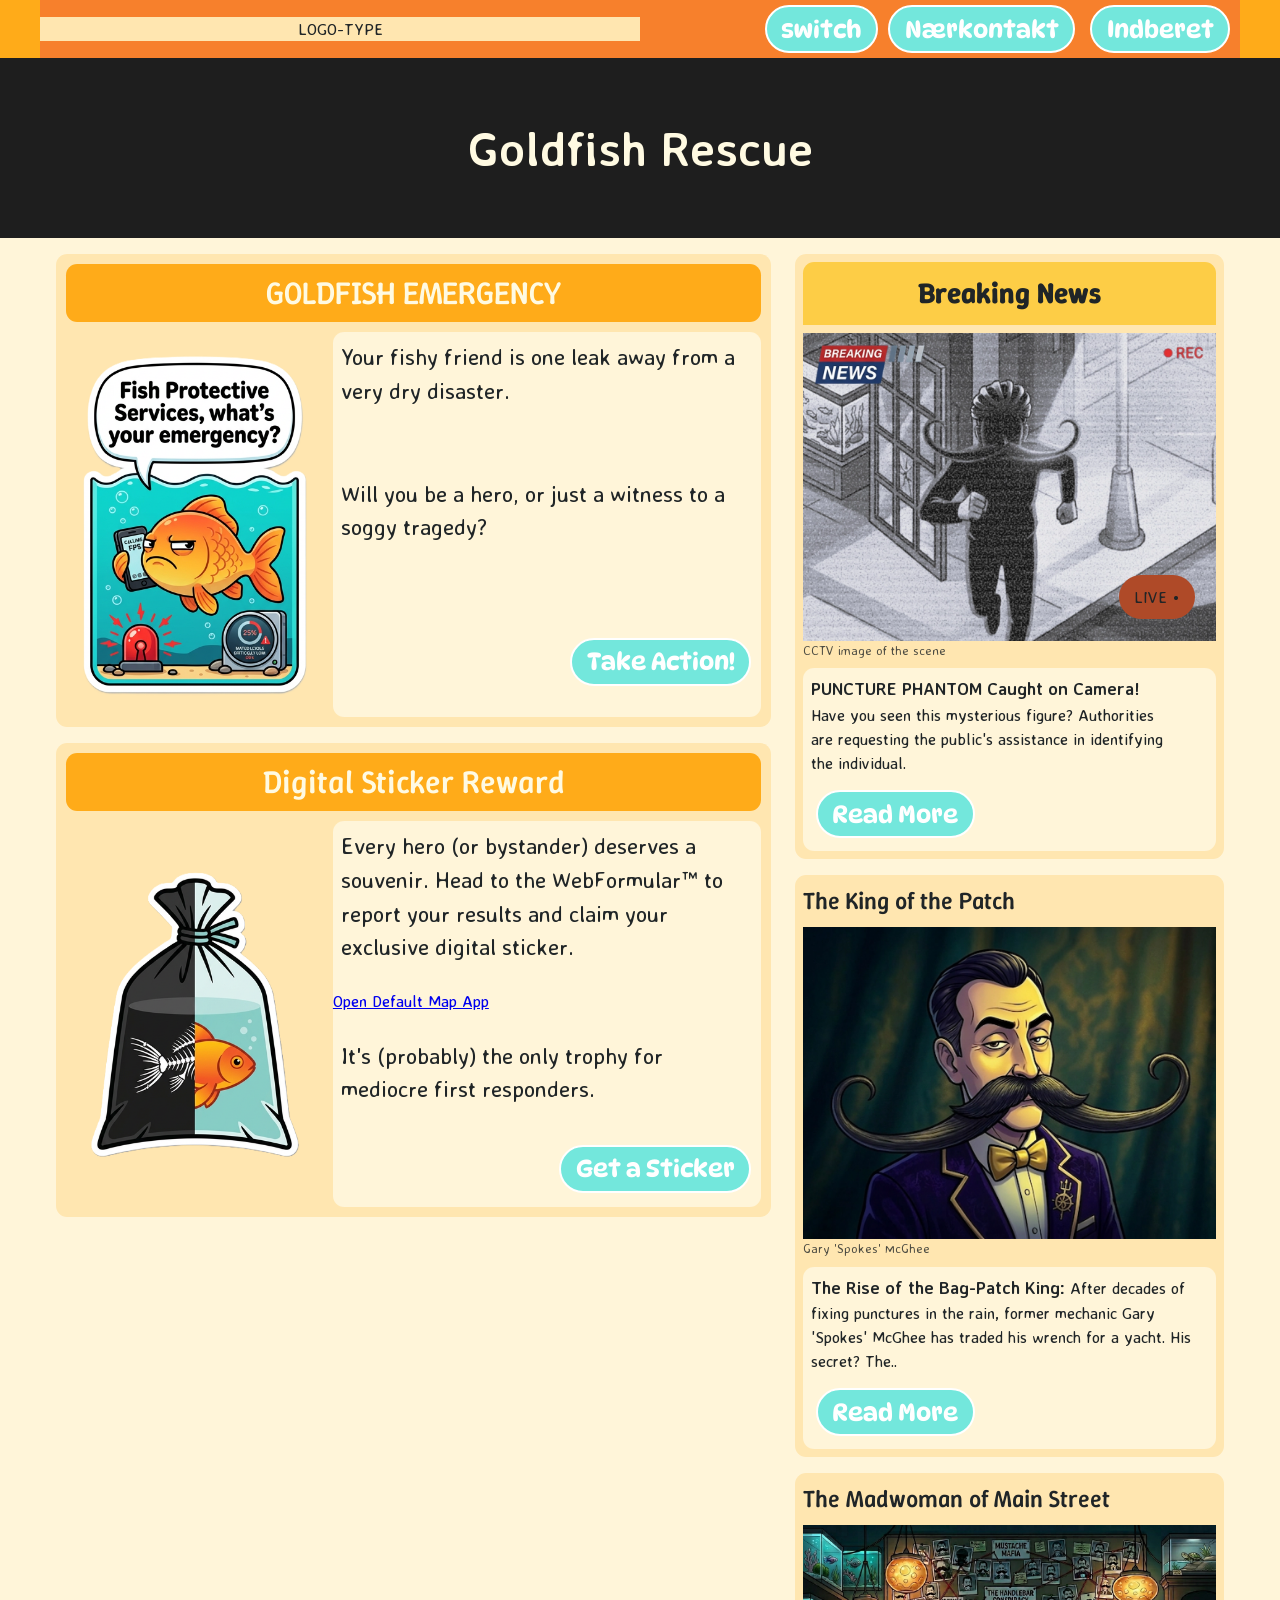
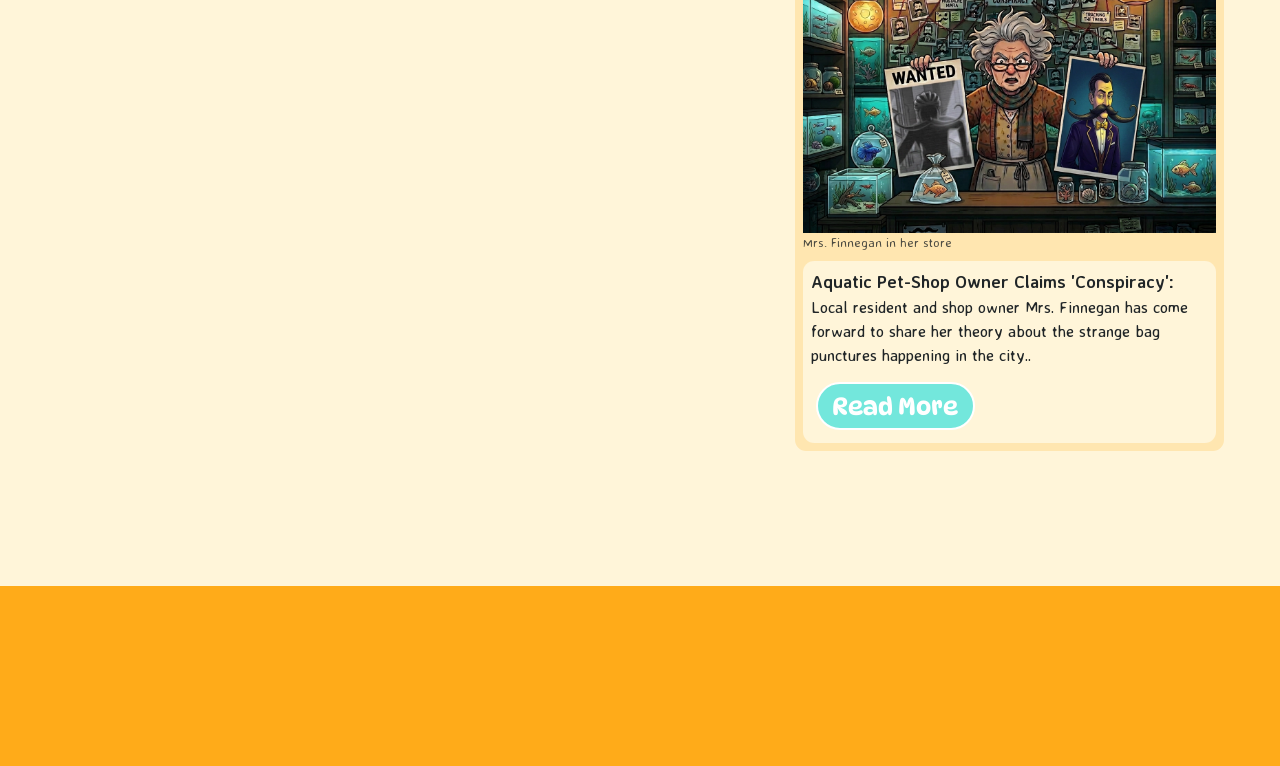
<file: index.html>
<!doctype html>
<html lang="da">

<head>
  <meta charset="UTF-8" />
  <meta name="viewport" content="width=device-width, initial-scale=1.0" />
  <link rel="stylesheet" href="css/custom.css" />
  <link rel="stylesheet" href="css/fonts.css" />
  <link rel="stylesheet" href="css/general.css" />
  <link rel="stylesheet" href="css/layout.css" />
  <link rel="stylesheet" href="css/burger.css" />
  <link rel="stylesheet" href="css/cards.css" />
  <link rel="icon" type="image/png" href="img/fav.png" />
<title>Emergency Site</title>
</head>

<body id="frontpage">
  <header>
    <nav>
      <div id="logotype-wrapper" class="logo">
        <a href="index.html"> LOGO-TYPE </a>
      </div>
      <ul class="menu">
        <li>
          <button class="theme-btn cta-btn">switch</button>
        </li>
        <li><a class="menuItem cta-btn" href="instruction.html">Nærkontakt</a></li>
        <li><a class="menuItem cta-btn" href="register.html">Indberet</a></li>
      </ul>
      <button class="burger">
        <span class="line"></span>
        <span class="line"></span>
        <span class="line"></span>
      </button>
    </nav>
  </header>



  <main>
      <section class="fullwidth"><h1>Goldfish Rescue</h1></section>
    <section id="teaser-section">
      <div class="grid">
        <article class="grid_3-5">
          <h3 class="head-panel">GOLDFISH EMERGENCY</h3>
          <img src="imgs/infog.png" alt="goldfish calling fps" />
          <div class="split sektion-panel">
            <p>Your fishy friend is one leak away from a very dry disaster.
            </p>
            <p>Will you be a hero, or just a witness to a soggy tragedy?</p>
            <a href="instruction.html" class="cta-btn">Take Action!</a>
         </div>
        </article>

        <article class="grid_3-5">
          
           <h3 class="head-panel">Digital Sticker Reward</h3>
          <img src="imgs/sticker.png" alt="goldfish sticker" />
          <div class="split sektion-panel">
            <p>Every hero (or bystander) deserves a souvenir. Head to the WebFormular™ to report your results and claim
              your exclusive digital sticker.</p>
                <a href="geo:55.682452,-12.572342" target="_blank"> Open Default Map App </a>
               <p>It's (probably) the only trophy for mediocre first responders.</p>
  <a href="instruction.html" class="cta-btn">Get a Sticker</a>
        
          </div>
        </article>
      </div>
      <div class="grid">

        <article class="grid-teaser">
          <h3 class="breaking">Breaking News</h3>
          <span class="timestamp"><p>LIVE •</p></span>
          <figure><img src="imgs/article1-bw2.webp" alt="cctv image of the scene" />
            <figcaption>CCTV image of the scene</figcaption>
          </figure>
         <div class="sektion-panel padding">
          <p><span>PUNCTURE PHANTOM Caught on Camera!</span> Have you seen this mysterious figure? Authorities are
            requesting the public's assistance in identifying the individual.</p>
          <button class="cta-btn" popovertarget="artikel1">Read More</button></div>
        </article>

        <article class="grid-teaser">
          <h3 class="sektion-panel">The King of the Patch</h3>
          <figure><img src="imgs/portrait.webp" alt="portrait of Gary 'spokes' McGhee" />
            <figcaption>Gary 'Spokes' McGhee</figcaption>
          </figure>
          <div class="sektion-panel padding"><p><span>The Rise of the Bag-Patch King:</span> After decades of fixing punctures in the rain, former
            mechanic Gary 'Spokes' McGhee has traded his wrench for a yacht. His secret? The..</p>
          <button class="cta-btn" popovertarget="artikel2">Read More</button></div>
        </article>

        <article class="grid-teaser">
          <h3 class="sektion-panel">The Madwoman of Main Street</h3>
          <figure><img src="imgs/article3.webp" alt="Image of Mrs. Finnegan" />
            <figcaption>Mrs. Finnegan in her store</figcaption>
          </figure>
          <div class="sektion-panel padding">
          <p><span>Aquatic Pet-Shop Owner Claims 'Conspiracy':</span> Local resident and shop owner Mrs. Finnegan
            has come forward to share her theory about the strange bag punctures happening in the city.. </p>
          <button class="cta-btn" popovertarget="artikel3">Read More</button></div>
        </article>

        <div id="artikel1" class="openarticle" popover>
          <h3>Police Release Chilling CCTV of 'Bag-Slasher'</h3>
          <figure><img src="imgs/article1-bw.webp" alt="" />
            <figcaption>CCTV from the scene</figcaption>
          </figure>
          <br>
          <p><strong>METROPOLIS SOUTH</strong> — The local precinct has officially labeled it the "Mystery of the
            Century," despite the fact that the perpetrator is sporting facial hair recognizable from a low-orbit
            satellite. Authorities are currently appealing to the public for help in identifying a serial vandal who has
            plunged the local aquatic community into a state of "liquid terror."</p>
          <br>
          <p>For the past three weeks, pet shops across the tri-state area have reported a series of bizarre break-ins.
            The "Puncture Phantom," as the media has dubbed him, doesn't steal cash. He doesn't touch the rare corals.
            Instead, he systematically punctures the plastic transport bags used by customers to carry their new pets
            home.
            "It's a surgical strike," said Officer Higgins, shaking his head at a crime scene. "He enters, he pokes, he
            leaves. No fingerprints. Just... holes."</p>
          <br>
          <figure><img src="imgs/zoomed-bw.webp" alt="cctv zoomed in on face" />
            <figcaption>CCTV close-up from the scene</figcaption>
          </figure>
          <p>CCTV footage from 'Bubbles & Beyond' shows a figure clad in aerodynamic Lycra, wielding a sharpened bicycle
            spoke with the precision of a fencer. While the figure's eyes are hidden behind reflective wraparound
            sunglasses, his lower face is dominated by a handlebar mustache so large it appears to have its own gravity.
          </p>
          <br>
          <h3>LIVE UPDATES</h3>
          <br>
          <figure><img src="imgs/pressconference.webp" alt="police officer at press conference" />
            <figcaption>Officer Higgins talking at pressconference</figcaption>
          </figure>
          <label for="timestamp">
            <p class="timestamp">JUST NOW</p>
            <p>LIVE</p>
          </label>
          <p>"We are looking for a male, approximately 6-foot tall, possibly a cyclist," Officer Higgins stated during a
            press conference, standing directly in front of a 10-foot projection of the suspect's very distinct
            mustache. "Beyond that, we have absolutely no leads. It is as if he vanishes into thin air—or perhaps thin
            water."</p>
          <p>Residents are advised to double-bag their goldfish and report any sightings of men carrying spoke-wrenches
            or smelling strongly of strawberry-flavored bubblegum and industrial lubricants.</p>
          <br>
          <button class="cta-btn" popovertarget="artikel1">Close</button>
          <br>
        </div>

        <div id="artikel2" class="openarticle" popover>

          <h3><strong>Patchwork Billionaire:</strong> How One Man Fixed a Leaky Market</h3>
          <figure><img src="imgs/portrait.webp" alt="portrait of Gary 'spokes' McGhee" />
            <figcaption>Gary 'Spokes' McGhee</figcaption>
          </figure>
          <br>
          <p><strong>UPPER DOCKS</strong> — Gary McGhee, once a humble mechanic known for patching inner tubes in a
            cramped garage, is now the face of a multi-million dollar empire. His product, the "Aqua-Guard 3000 Repair
            Patch," has become a household staple overnight. At $49.99 for a single 1-inch square of adhesive, it is the
            most expensive tape on the planet.
            "I'm not a businessman," McGhee said, reclining on his custom-built yacht. "I'm a healer. I saw the
            suffering of these poor, leaky bags and I knew I had to act. I have a lot of empathy. I once lost a... uh...
            bicycle tire. The pain was the same."</p>
          <br>
          <p>Critics have pointed out that the "Aqua-Guard 3000" appears to be identical to the $0.50 puncture kits used
            for bicycles, simply rebranded with a picture of a smiling goldfish. McGhee dismisses these claims as "petty
            jealousy from people who don't understand the complex molecular bonding required for aquatic-grade plastic."
            However, McGhee isn't stopping at adhesives. This week, he announced the launch of 'Fin-Sure,' the world's
            first insurance firm dedicated exclusively to "spontaneous bag failure."</p>
          <br>
          <figure><img src="imgs/artikel2v3.webp"
              alt="Gary 'spokes' McGhee sitting on throne made of AQUA-GUARD 3000" />
            <figcaption>Gary 'Spokes' McGhee sitting upon Throne of Aqua-Guard 3000 boxes.</figcaption>
          </figure>
          <br>
          <p>"Statistics show that bag punctures are up 1,400% this month alone," McGhee noted while using a gold-plated
            comb on his legendary mustache. "It's a tragedy. A lucrative, heart-wrenching tragedy. People need the peace
            of mind that only a monthly premium can provide."</p>
          <p>When asked if he had seen the recent police sketches of the Puncture Phantom, McGhee chuckled. "I'm far too
            busy counting my money to look at sketches of common criminals. Besides, I'm a cyclist. I know how hard it
            is to get around town. That man is probably just a misunderstood enthusiast."</p>
          <br>
          <button class="cta-btn" popovertarget="artikel2">Close</button>
          <br>
        </div>

        <div id="artikel3" class="openarticle" popover>
          <h3>Conspiracy or Delusions?</h3>
          <figure><img src="imgs/article3.webp" alt="Image of Mrs. Finnegan" />
            <figcaption>Mrs. Finnegan in her store</figcaption>
          </figure>
          <br>
          <p><strong>LOCAL DISTRICT</strong> — To the residents of this town, Mrs. Beatrice Finnegan is a "local
            character"—the kind of person you politely ignore while buying fish flakes. But to Mrs. Finnegan, she is the
            only person standing between the truth and a massive, mustache-shaped lie.</p>
          <p>"It's him! It's Gary!" she screamed to our reporters, brandishing a "Aqua-Guard 3000" kit. With a trembling
            hand, she peeled back the premium label to reveal a "Quick-Fix Bike Patch" sticker underneath. "He's
            creating the demand so he can sell the supply! It's Puncture-Capitalism!"</p>
          <figure><img src="imgs/aquaguard-label.webp" alt="Image of aqua-guard label" />
            <figcaption>Picture of cheap bike-tire puncture kit, hidden underneath aqua-guard label</figcaption>
          </figure>
          <br>
          <p>Mrs. Finnegan has compiled a dossier of what she calls "irrefutable evidence." This includes screenshots
            from 2019 where Gary McGhee—then a struggling mechanic—posted: "If I ever see another goldfish, it'll be too
            soon. One day, you'll all pay to keep them dry."</p>
          <figure><img src="imgs/evidence22.webp" alt="Picture of old social media post" />
            <figcaption>Picture of old social media post, alledegly of Gary 'Spokes' McGhee</figcaption>
          </figure>
          <br>
          <p>Her most damning evidence, however, is the mustache. "Look at the curl! Look at the wax-to-hair ratio!" she
            cried, pointing at the police sketch. "There is only one man in this hemisphere with a mustache that can
            catch that much wind! It's Gary 'Spokes' McGhee!"</p>
          <p>Despite the evidence, the community remains skeptical. Local resident Tom P. had this to say: "Poor Bea.
            She's been under a lot of stress with all the leaking bags. I think she's just looking for a scapegoat. Gary
            is a hero. He sold me a patch for fifty bucks that saved my guppy, Goldie. Why would a hero poke holes in
            things? It doesn't make sense."</p>
          <br>
          <p>Psychologists suggest Mrs. Finnegan may be suffering from "Aquatic Stress Disorder." Meanwhile, Gary McGhee
            has offered to buy her shop and turn it into a 'Fin-Sure' claims center. Mrs. Finnegan's response involved a
            net and several buckets of aged aquarium water.</p>
          <br>
          <button class="cta-btn" popovertarget="artikel2">Close</button>
          <br>
        </div>

      </div>
      </div>
    </section>
  </main>
  <div class="testanimation">

  </div>
  <footer>
    <nav>
      <ul>
        <li><a href="#">link</a></li>
        <li><a href="#">link</a></li>
        <li><a href="#">link</a></li>
        <li><a href="#">link</a></li>
      </ul>
      <ul>
        <li><a href="#">link</a></li>
        <li><a href="#">link</a></li>
        <li><a href="#">link</a></li>
        <li><a href="#">link</a></li>
      </ul>
      <ul>
        <li><a href="#">link</a></li>
        <li><a href="#">link</a></li>
        <li><a href="#">link</a></li>
        <li><a href="#">link</a></li>
      </ul>
    </nav>
  </footer>
  <script src="js/main.js"></script>
  <script src="js/burger.js"></script>
</body>

</html>
</file>
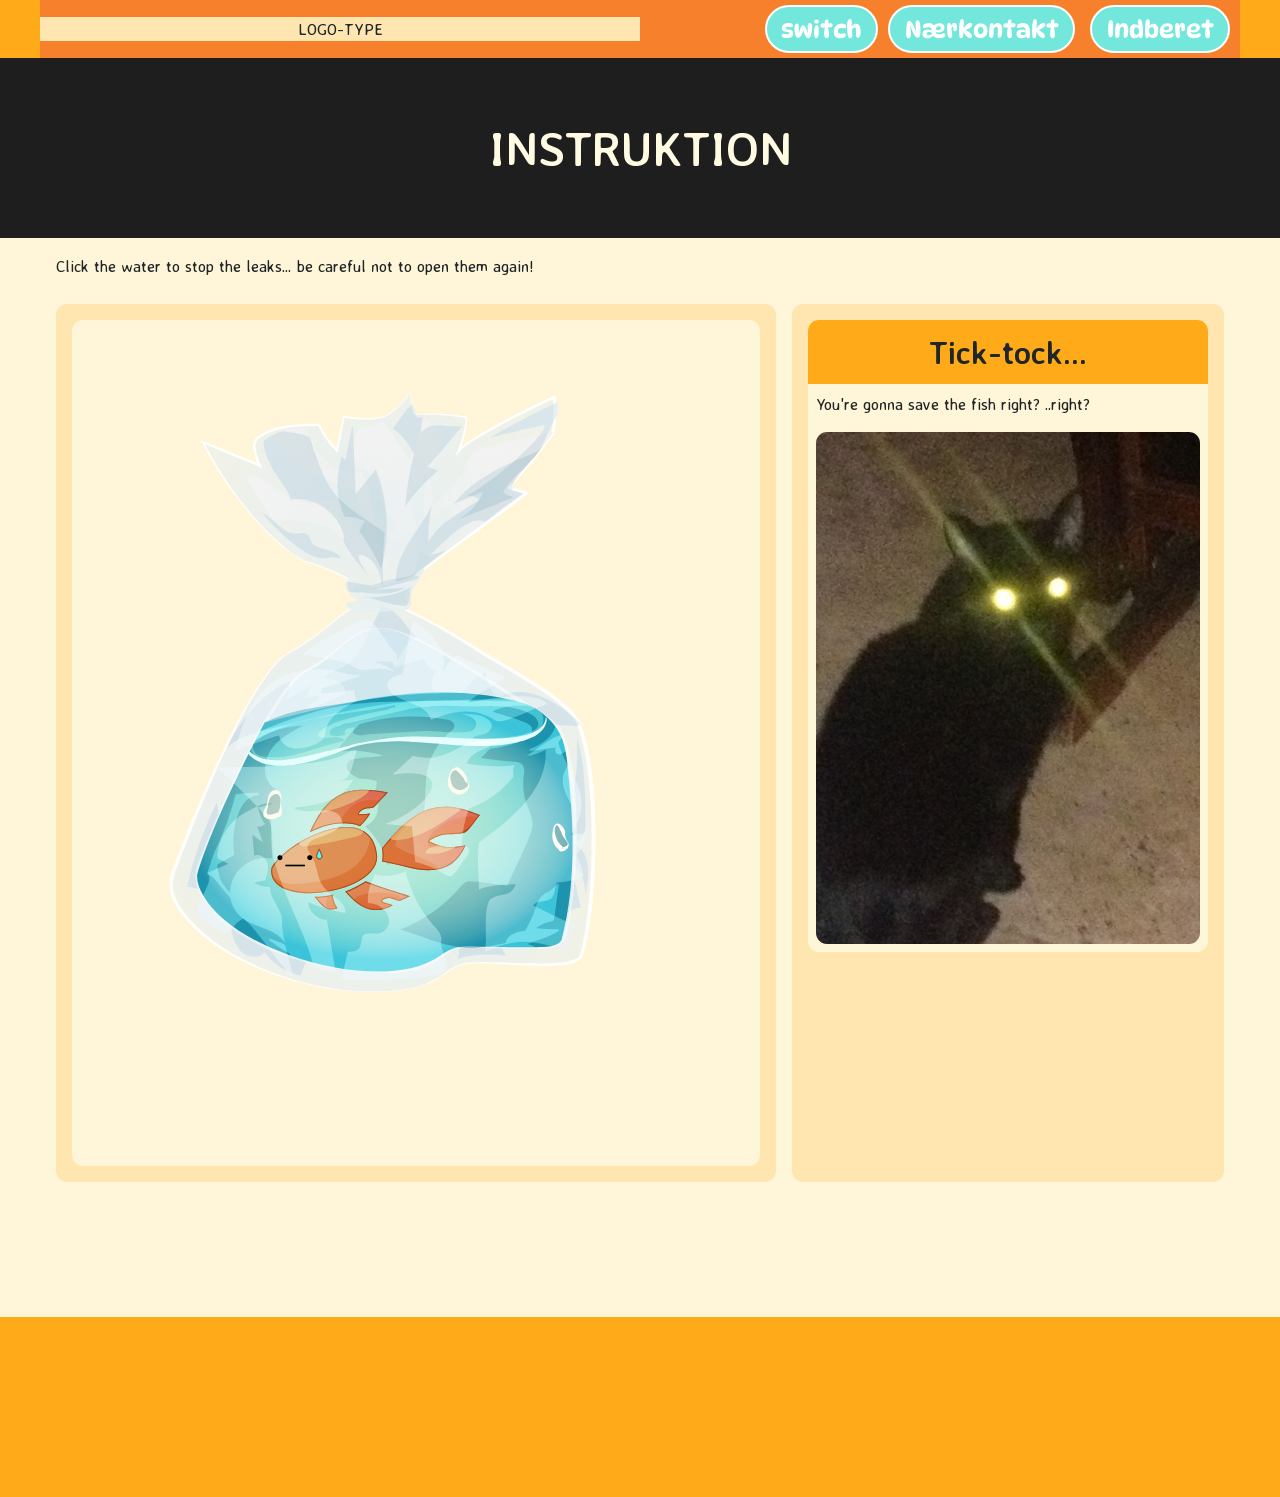
<file: instruction.html>
<!doctype html>
<html lang="da">
  <head>
    <meta charset="UTF-8" />
    <meta name="viewport" content="width=device-width, initial-scale=1.0" />
    <link rel="stylesheet" href="css/custom.css" />
    <link rel="stylesheet" href="css/fonts.css" />
    <link rel="stylesheet" href="css/general.css" />
    <link rel="stylesheet" href="css/layout.css" />
    <link rel="stylesheet" href="css/burger.css" />
    <link rel="stylesheet" href="css/cards.css" />
    <link rel="stylesheet" href="css/infographic.css" />
    <link rel="icon" type="image/png" href="img/fav.png" />
    <title>Emergency Site</title>
  </head>

  <body id="instruction">
    <header>
      <nav>
        <div id="logotype-wrapper" class="logo">
          <a href="index.html"> LOGO-TYPE </a>
        </div>
        <ul class="menu">
          <li>
            <button class="theme-btn cta-btn">switch</button>
          </li>
          <li><a class="menuItem cta-btn" href="instruction.html">Nærkontakt </a></li>
          <li><a class="menuItem cta-btn" href="register.html">Indberet</a></li>
        </ul>
        <button class="burger">
          <span class="line"></span>
          <span class="line"></span>
          <span class="line"></span>
        </button>
      </nav>
    </header>

    <main>
      <section class="fullwidth"><h1>INSTRUKTION</h1></section>
      <p>Click the water to stop the leaks... be careful not to open them again!</p>
      <div class="section-wrapper">
        <section class="info-graphic">
          <?xml version="1.0" encoding="UTF-8"?>
          <svg xmlns="http://www.w3.org/2000/svg" xmlns:xlink="http://www.w3.org/1999/xlink" viewBox="0 0 1010.42 1299.73">
            <defs>
              <style>
                .cls-1 {
                  fill: url(#New_swatch_11-3);
                }

                .cls-2 {
                  stroke-width: 0.81px;
                }

                .cls-2,
                .cls-3,
                .cls-4,
                .cls-5,
                .cls-6,
                .cls-7,
                .cls-8,
                .cls-9,
                .cls-10 {
                  stroke-miterlimit: 10;
                }

                .cls-2,
                .cls-4,
                .cls-9,
                .cls-10 {
                  fill: #68e1ea;
                  stroke: #adfbff;
                }

                .cls-11 {
                  fill: #121f1f;
                  opacity: 0.25;
                }

                .cls-3 {
                  fill: #54fbfc;
                  stroke: #9c4b1f;
                }

                .cls-12 {
                  fill: #377070;
                  opacity: 0.38;
                }

                .cls-13 {
                  fill: #d6fff3;
                }

                .cls-13,
                .cls-14 {
                  mix-blend-mode: soft-light;
                }

                .cls-15 {
                  fill: #2f7780;
                }

                .cls-16,
                .cls-17 {
                  fill: #fff;
                }

                .cls-18 {
                  fill: #f4e4de;
                }

                .cls-19 {
                  fill: #ebde94;
                }

                .cls-19,
                .cls-20,
                .cls-21 {
                  opacity: 0.5;
                }

                .cls-22 {
                  fill: #9c4b1f;
                }

                .cls-23,
                .cls-5,
                .cls-6,
                .cls-24,
                .cls-25 {
                  mix-blend-mode: multiply;
                }

                .cls-23,
                .cls-26,
                .cls-27 {
                  fill: #e6eff2;
                }

                .cls-28,
                .cls-8 {
                  fill: none;
                }

                .cls-29 {
                  fill: #e7e5db;
                }

                .cls-30 {
                  fill: url(#radial-gradient);
                }

                .cls-31 {
                  fill: url(#radial-gradient-3);
                }

                .cls-32 {
                  fill: url(#New_swatch_16);
                }

                .cls-4 {
                  stroke-width: 0.8px;
                }

                .cls-33 {
                  fill: #e6fffe;
                }

                .cls-34 {
                  isolation: isolate;
                }

                .cls-5,
                .cls-6,
                .cls-8 {
                  stroke: #d7fbf2;
                }

                .cls-5,
                .cls-6,
                .cls-35 {
                  fill: #74cfe3;
                }

                .cls-5,
                .cls-7,
                .cls-8 {
                  stroke-dasharray: 0 0 0 0 0 0;
                }

                .cls-36 {
                  fill: #ebe8df;
                }

                .cls-37 {
                  fill: #d44b06;
                  opacity: 0.34;
                }

                .cls-38 {
                  fill: #d18f3f;
                }

                .cls-39 {
                  fill: #b7bcbb;
                }

                .cls-40 {
                  fill: url(#radial-gradient-2);
                }

                .cls-41 {
                  fill: url(#New_swatch_11-2);
                }

                .cls-21 {
                  fill: #e6b476;
                }

                .cls-42 {
                  fill: url(#radial-gradient-4);
                }

                .cls-43 {
                  fill: #163333;
                  opacity: 0.37;
                }

                .cls-44 {
                  fill: #d4629a;
                }

                .cls-7 {
                  fill: #fffcf0;
                  stroke: #d9fffc;
                }

                .cls-45 {
                  fill: #e6b375;
                }

                .cls-25 {
                  fill: #81bfcc;
                }

                .cls-46 {
                  fill: #d45db2;
                }

                .cls-47 {
                  fill: #eeb8d1;
                }

                .cls-9 {
                  stroke-width: 0.81px;
                }

                .cls-27 {
                  opacity: 0.8;
                }

                .cls-17 {
                  opacity: 0.91;
                }

                .cls-48 {
                  fill: #966731;
                }

                .cls-49 {
                  fill: #d2edf7;
                }

                .cls-50 {
                  clip-path: url(#clippath);
                }

                .cls-51 {
                  fill: url(#New_swatch_11);
                }

                .cls-10 {
                  stroke-width: 0.8px;
                }

                .cls-14 {
                  fill: #e6eff2;
                }
              </style>
              <radialGradient id="radial-gradient" cx="443.43" cy="749.26" fx="443.43" fy="749.26" r="423.71" gradientUnits="userSpaceOnUse">
                <stop offset="0" stop-color="#e6eff2" />
                <stop offset=".26" stop-color="#e6eff2" stop-opacity=".99" />
                <stop offset=".44" stop-color="#e6eff2" stop-opacity=".95" />
                <stop offset=".6" stop-color="#e6eff2" stop-opacity=".88" />
                <stop offset=".75" stop-color="#e6eff2" stop-opacity=".79" />
                <stop offset=".89" stop-color="#e6eff2" stop-opacity=".68" />
                <stop offset="1" stop-color="#e6eff2" stop-opacity=".56" />
              </radialGradient>
              <radialGradient id="radial-gradient-2" cx="447.98" cy="847.22" fx="447.98" fy="847.22" r="356.12" gradientTransform="translate(0 242.74) scale(1 .67)" gradientUnits="userSpaceOnUse">
                <stop offset="0" stop-color="#79f2f2" />
                <stop offset="1" stop-color="#3bc4d9" />
              </radialGradient>
              <radialGradient id="radial-gradient-3" cx="447.98" cy="847.22" fx="447.98" fy="847.22" r="356.12" gradientTransform="translate(0 242.74) scale(1 .67)" gradientUnits="userSpaceOnUse">
                <stop offset="0" stop-color="#f7f0c8" stop-opacity=".55" />
                <stop offset=".28" stop-color="#f7f0c8" stop-opacity=".54" />
                <stop offset=".45" stop-color="#f7f0c8" stop-opacity=".51" />
                <stop offset=".59" stop-color="#f7f0c8" stop-opacity=".45" />
                <stop offset=".71" stop-color="#f7f0c8" stop-opacity=".37" />
                <stop offset=".82" stop-color="#f7f0c8" stop-opacity=".26" />
                <stop offset=".92" stop-color="#f7f0c8" stop-opacity=".14" />
                <stop offset="1" stop-color="#f7f0c8" stop-opacity="0" />
              </radialGradient>
              <radialGradient id="New_swatch_16" data-name="New swatch 16" cx="445.43" cy="251.65" fx="445.43" fy="251.65" r="345.39" gradientTransform="translate(0 29.16) scale(1 .75)" gradientUnits="userSpaceOnUse">
                <stop offset="0" stop-color="#e6eff2" />
                <stop offset="1" stop-color="#e6eff2" stop-opacity=".56" />
              </radialGradient>
              <linearGradient id="New_swatch_11" data-name="New swatch 11" x1="182.17" y1="121.36" x2="571.95" y2="306.9" gradientUnits="userSpaceOnUse">
                <stop offset="0" stop-color="#f2f2f2" />
                <stop offset="1" stop-color="#f2f2f2" stop-opacity=".14" />
              </linearGradient>
              <linearGradient id="New_swatch_11-2" data-name="New swatch 11" x1="646.76" y1="265.67" x2="596.32" y2="234.01" xlink:href="#New_swatch_11" />
              <linearGradient id="New_swatch_11-3" data-name="New swatch 11" x1="570.33" y1="68.98" x2="547.63" y2="332.37" xlink:href="#New_swatch_11" />
              <radialGradient id="radial-gradient-4" cx="306.65" cy="971.2" fx="306.65" fy="971.2" r="312.72" gradientTransform="translate(0 480.14) scale(1 .39)" gradientUnits="userSpaceOnUse">
                <stop offset="0" stop-color="#de9254" />
                <stop offset=".35" stop-color="#de8e54" />
                <stop offset=".64" stop-color="#de8454" />
                <stop offset=".91" stop-color="#de7254" />
                <stop offset="1" stop-color="#de6b54" />
              </radialGradient>
              <clipPath id="clippath">
                <path
                  id="baseclip-2"
                  data-name="baseclip"
                  class="cls-42"
                  d="M375.17,922.7s13.36-3.28,37.74-18.52c16.01,7.19,81.47,27.29,81.47,27.29l-18.2,8.47c-3.32.85-16.19-5.85-22-5.18-26.72,6.06,2.46,9.98,8.65,13.38-42.04,23.55-69.54-5.18-87.66-25.43ZM433.91,858.11c-7.99-104.17-161.9-34.23-193.99,20.94-11.64,77.84,196.25,50.4,193.99-20.94ZM360.36,951.93c-7.37-8.65-8.04-23.1-8.04-23.1,0,0-19.59,4.38-33.62,3.68,9.41,10.52,18.18,25.14,34.12,23.34,1.8-.66,9.05-.47,7.54-3.92ZM402.39,802.96c9.59-7.66,18.78-23.09,18.78-23.09,0,0-17.96,1.94-20.79,1.23-1.57-1.26,4.38-6.53,5.38-7.38,11.47-7.01,18.34-1.31,24.13-7.56,0,0,23.73-25.14,23.73-25.14-67.69-12.7-108.55-5.11-143.43,73.18,33.52-16.25,67.45-21.59,92.2-11.24ZM596.58,837.63c-25.23,5.31-36.36,7.31-66.5-6.62-3.4-2.52,21.17-11.94,25.25-12.26,50.4-4,34.08,4.63,67.35-36.15-86.77-38.43-129.97-.2-179.88,60.85,1.52,7.97,1.63,16.29.26,24.3,46.77,6.81,120.68,45.78,153.51-30.12Z"
                />
              </clipPath>
            </defs>
            <g class="cls-34">
              <g id="plasticbag">
                <g id="bag">
                  <path id="base" class="cls-30" d="M444.11,1106.01c-110.44,8.96-303.61-45.06-375.87-156.08-15.15-24.64-15.91-45.56-6.34-68.22,50.47-133.53,129.39-320.88,192.15-383.65,8.31-8.13,18.24-13.57,27.91-19.13,132.75-76.36,93.58-154.45,348.46,8.05,47.14,28.11,142.49,78.97,169.75,119.76,43.01,88.24,37.13,340.26,8.12,435.27-20.67,31.16-180.77,2.44-220.87,15.12-10.97,3.48-20.61,10.05-30.81,17.01-31.91,24.58-75.17,32.5-112.52,31.88Z" />
                  <path
                    id="outline"
                    class="cls-17"
                    d="M444.12,1106.36c-16.26,1.29-32.67,1.2-48.97.22-16.31-1.01-32.56-2.84-48.7-5.39-32.28-5.12-64.11-13.09-95.12-23.51-3.86-1.35-7.75-2.62-11.59-4.04l-11.5-4.3-11.39-4.6c-3.8-1.53-7.52-3.25-11.28-4.87-14.96-6.67-29.61-14.07-43.81-22.3-3.52-2.12-7.07-4.17-10.55-6.34l-10.35-6.68-10.11-7.06c-1.71-1.15-3.3-2.46-4.95-3.68l-4.91-3.74c-12.95-10.15-25.11-21.37-36.08-33.73-1.37-1.55-2.76-3.07-4.11-4.64l-3.86-4.85-3.86-4.86-3.57-5.1-3.57-5.11c-1.09-1.79-2.17-3.62-3.2-5.45l-1.46-2.79-.73-1.4-.66-1.44-1.32-2.88c-.41-.98-.78-1.97-1.17-2.95-.82-1.95-1.39-4.01-2.07-6.02-.29-1.02-.54-2.06-.81-3.1l-.39-1.55-.3-1.58c-.89-4.18-1.21-8.49-1.23-12.77l.07-3.22.28-3.2c.07-1.07.25-2.12.41-3.18.18-1.05.28-2.12.54-3.16.81-4.19,2.08-8.25,3.48-12.24,1.57-3.9,2.99-7.67,4.44-11.47l4.37-11.42,8.87-22.85c5.96-15.21,12.1-30.35,18.3-45.47,12.4-30.23,25.44-60.21,38.94-89.96,13.59-29.72,27.7-59.22,42.96-88.13,7.62-14.46,15.53-28.77,23.82-42.87,8.28-14.1,16.98-27.97,26.44-41.33l3.56-5,3.69-4.91c2.41-3.31,5.04-6.46,7.59-9.66,1.25-1.62,2.66-3.12,3.99-4.68l2.02-2.32,1.01-1.16,1.06-1.12,4.25-4.46c1.41-1.49,2.99-2.89,4.56-4.22,6.34-5.35,13.45-9.57,20.54-13.62,7.08-4.06,14.08-8.2,20.91-12.64,13.68-8.83,26.79-18.52,39.46-28.77,6.35-5.12,12.6-10.35,18.92-15.53,6.32-5.18,12.7-10.32,19.41-15.07,6.73-4.7,13.79-9.09,21.48-12.26,3.83-1.59,7.79-2.93,11.84-3.88,4.06-.95,8.19-1.56,12.34-1.86,4.15-.29,8.31-.21,12.46.05,2.06.21,4.14.34,6.18.65,1.02.14,2.05.27,3.08.43l3.05.54c8.14,1.47,16.09,3.74,23.88,6.36,15.59,5.27,30.56,12.06,45.27,19.27,14.67,7.29,29.07,15.07,43.29,23.16,14.22,8.09,28.28,16.43,42.22,24.96,6.97,4.25,13.93,8.57,20.85,12.89,3.45,2.15,6.89,4.35,10.36,6.47l10.53,6.13c28.25,16.3,56.74,32.41,84.26,50.21,13.76,8.89,27.31,18.18,40.28,28.36,6.48,5.1,12.8,10.42,18.81,16.17,5.99,5.76,11.7,11.93,16.54,18.99l.15.22.09.19,2.88,6.44c.46,1.08,1,2.13,1.4,3.23l1.24,3.28c.81,2.19,1.69,4.37,2.43,6.58l2.13,6.66,1.06,3.33.92,3.36,1.84,6.72c1.15,4.5,2.16,9.02,3.22,13.53,3.9,18.11,6.67,36.4,8.77,54.74,2.07,18.34,3.44,36.73,4.37,55.14.91,18.41,1.38,36.83,1.41,55.25-.03,36.84-1.6,73.67-4.93,110.37-1.68,18.35-3.91,36.66-6.84,54.88-2.96,18.22-6.63,36.36-12.05,54.16l-.13.44-.24.34c-1.36,1.98-3.05,3.58-4.84,4.93-1.79,1.35-3.71,2.35-5.62,3.28-3.87,1.76-7.83,2.93-11.8,3.85-7.95,1.82-15.94,2.63-23.91,3.16-15.93.99-31.8.69-47.62.15-15.82-.56-31.61-1.48-47.38-2.32-15.77-.83-31.54-1.67-47.29-1.76-7.87-.01-15.75.14-23.53,1.01-3.88.46-7.75,1.07-11.42,2.22-3.7,1.17-7.3,2.7-10.78,4.48-6.96,3.56-13.53,7.99-20.03,12.41-6.33,4.77-13.17,8.88-20.23,12.47l-5.36,2.59-5.48,2.32-1.37.58-1.39.51-2.79,1.03-2.79,1.03-2.83.91c-1.89.58-3.76,1.25-5.67,1.76l-5.73,1.58c-3.85.91-7.7,1.87-11.6,2.56-15.54,3.04-31.43,4.15-47.21,3.94ZM444.1,1105.66c15.8.15,31.59-1.02,47.07-4.11,3.88-.7,7.7-1.67,11.53-2.59l5.69-1.59c1.9-.51,3.75-1.2,5.63-1.79l2.8-.93,2.76-1.05,2.76-1.05,1.38-.52,1.35-.59,5.41-2.36,5.29-2.62c6.97-3.64,13.68-7.76,19.93-12.57,6.52-4.52,13.01-9.06,20.07-12.81,3.52-1.87,7.19-3.5,11-4.77,3.85-1.27,7.82-1.95,11.77-2.48,7.92-1.01,15.86-1.27,23.78-1.41,15.85-.21,31.66.34,47.46.86,15.79.55,31.58,1.16,47.34,1.42,15.76.24,31.53.23,47.13-1.03,7.78-.65,15.54-1.64,22.98-3.43,3.7-.92,7.33-2.06,10.64-3.62,1.62-.82,3.21-1.68,4.56-2.74,1.35-1.05,2.53-2.22,3.39-3.52l-.37.78c1.17-4.39,2.5-8.71,3.48-13.16l1.57-6.64,1.39-6.69c.97-4.45,1.72-8.96,2.56-13.44.82-4.49,1.48-9.01,2.23-13.51,2.77-18.06,4.75-36.26,6.37-54.49,3.16-36.47,4.58-73.11,4.47-109.72-.16-36.61-1.67-73.24-5.7-109.57-2.04-18.15-4.66-36.24-8.42-54.05-1.03-4.43-1.99-8.87-3.09-13.28l-1.77-6.57-.88-3.29-1.02-3.24-2.04-6.47c-.71-2.14-1.55-4.23-2.32-6.35l-1.18-3.17c-.37-1.07-.88-2.06-1.32-3.09l-2.71-6.15.23.41c-4.37-6.44-9.76-12.36-15.5-17.93-5.76-5.57-11.91-10.8-18.23-15.83-12.67-10.04-26.03-19.3-39.65-28.19-27.25-17.78-55.51-34.04-83.7-50.56l-10.58-6.28c-3.48-2.17-6.9-4.41-10.35-6.6-6.89-4.39-13.76-8.76-20.68-13.07-13.83-8.63-27.74-17.14-41.79-25.37-14.06-8.24-28.29-16.16-42.76-23.58-14.51-7.33-29.26-14.26-44.55-19.6-7.64-2.67-15.41-4.97-23.33-6.49l-2.97-.56c-.99-.17-1.99-.3-2.98-.45-1.99-.33-3.99-.48-5.98-.7-4-.29-8.01-.42-12.01-.18-3.99.25-7.96.79-11.87,1.66-3.9.87-7.72,2.12-11.44,3.61-7.45,2.98-14.42,7.16-21.08,11.76-6.65,4.64-13.02,9.7-19.36,14.83-6.33,5.13-12.63,10.34-19.03,15.43-12.76,10.22-25.94,19.96-39.72,28.8-6.87,4.44-13.94,8.61-21.03,12.65-7.06,4.06-14.04,8.24-20.18,13.46-1.53,1.31-3.02,2.63-4.41,4.11l-4.18,4.41-1.04,1.1-1,1.15-1.99,2.3c-1.31,1.55-2.7,3.03-3.94,4.65-2.53,3.18-5.12,6.31-7.51,9.61l-3.65,4.89-3.5,5c-18.55,26.77-34.34,55.39-49.17,84.41-29.52,58.16-55.1,118.25-79.45,178.76-12.19,30.25-23.91,60.73-35.54,91.16-2.67,7.4-4.38,15.1-4.42,22.86.01,3.87.27,7.75,1.06,11.56l.26,1.43.36,1.42c.24.94.46,1.89.72,2.83.62,1.85,1.12,3.74,1.88,5.56.36.91.7,1.83,1.07,2.74l1.22,2.69.61,1.35.68,1.32,1.36,2.64c.96,1.73,1.95,3.42,2.97,5.12l3.42,4.94,3.42,4.94,3.71,4.77,3.71,4.77c1.3,1.54,2.64,3.05,3.96,4.57,10.55,12.2,22.39,23.29,34.96,33.48l4.77,3.76c1.6,1.24,3.14,2.55,4.81,3.71l9.84,7.14,10.11,6.78c3.4,2.21,6.89,4.3,10.33,6.45,13.9,8.39,28.3,15.98,43.04,22.87l5.55,2.54c1.85.85,3.69,1.72,5.57,2.49l11.23,4.78,11.36,4.48c3.79,1.48,7.64,2.82,11.46,4.23,15.33,5.49,30.93,10.27,46.68,14.44,3.95.99,7.89,2.05,11.85,3l11.92,2.73,11.99,2.42c4,.78,8.02,1.44,12.04,2.16,16.08,2.7,32.28,4.72,48.56,5.73,16.28,1.02,32.6,1.16,48.89-.08Z"
                  />
                  <path
                    id="dark"
                    class="cls-23"
                    d="M506.74,454.88c-16.72,7.44-34.15,39.76-42.12,56.17,19.21-4.99,38.43-9.99,57.64-14.98.15,10.37,8.37,20.07,18.62,21.96-7.63,13.24-8.23,30.25-1.56,43.99-71.59-13.58-184.8,47.7-259.75,65.88-4.87-28.53,72.58-57.53,95.09-68.13,4.07-20.81-21.58-28.42-38.22-27.95,8.9-12.25,24.77-16.68,38.7-22.68,26.64-11.48,53-85.48,67.87-110.31,32.15,7.17,48.86,47.57,63.73,56.04ZM313.23,542.26c-14.98,13.62-33.39,23.46-53.07,28.36,11.42-6.04,17.13-21.02,12.6-33.08-47.15,17.45-99.01,80.47-113.83,121.66,18.32-22.84,95.44-43.58,121.97-31.08,5.81-24.47,22.9-46.05,45.46-57.37-.15-2.53-.3-5.06-.45-7.59-8.55,1.4-17.11,2.8-25.66,4.2,3.16-2.98,6.32-5.96,12.98-25.1ZM292.86,1077.19l12.07-29.85c-29.96-24.51-68.56-40.65-88.36-75.02,29.04.94,58.07,1.87,87.11,2.81-80.97-7.62-104.01-56.78-95.46-133.49-17.85-3.6-35.7-7.2-53.55-10.8-5.18-23.67-10.37-47.35-15.55-71.02-23.99,49.02-42.22,100.87-54.19,154.12,48.16,7.18,75.16,25.6,80.38,75.65,3.06,15.82,7.29,32.47,18.9,43.65,11.61,11.18,32.93,13.67,42.87.98,17.74,23.68,40.83,37.29,65.78,42.98ZM815.47,931.07c9.2-33.74,12.96-83.65-25.61-99.37,9.05,2.32,18.47-4.29,22.53-12.7s4.09-18.13,4.03-27.47c-.33-51.28-.78-103.42-15.87-152.42,3.45,68.78-4.43,160.84-78.66,188.25,8.12,18.27,10.36,39.11,6.29,58.69-33.89,23.58-62.09,55.26-81.6,91.64,44.07-11.8,91.59-23.49,134.36-7.6,2.79-11.45,15.57-19.43,27.08-16.9-6.37-28.94-12.74-57.89-19.1-86.83,18.67,17.65,28.82,41.61,26.55,64.71ZM631.55,519.3c-2.07,4.84-7.46,8.03-12.71,7.53-17.81,18.11-35.62,36.22-53.43,54.34,25.08,10.78,45.78,31.37,56.7,56.38,54.45-29.62,116.92-21.71,176.33-18.45,5.7.52,10.06-3.84,4.69-7.89-38.38-37.42-99.6-74.97-151.12-41.94-14.9-28.71-17.69-39.33-20.48-49.96ZM655.36,915.28c-59.89,32.18-153.9,12.97-166.66-61.61-21.84,104.05,115.96,110.77,93.26,192.43,28.66-7.88,58.98-9.72,88.38-5.37-25.16-44.4-20.39-86.64-14.98-125.46Z"
                  />
                  <g id="insideFill" class="cls-20">
                    <path
                      class="cls-49"
                      d="M441.18,439.21c45.9,0,153.04,68.27,231.27,118.11,18.41,11.73,35.8,22.81,50.05,31.49,16.28,10.25,34.73,21.86,46.67,39.78,9.03,16.96,16.11,43.57,21.02,79.08,4.44,32.05,6.88,70.41,7.07,110.93.37,80.4-7.96,156.42-21.24,193.97-10.77,12.22-27.16,13.92-43.28,13.92-4.4,0-8.9-.14-13.25-.28-4.23-.13-8.61-.27-12.78-.27s-7.87.14-11.1.44c-1.83,0-3.66.01-5.49.01-23.35,0-47.07-.79-70.01-1.55-6.12-.2-12.23-.41-18.34-.59h-.06s-.06,0-.06,0c-23.36.33-37.17,9.22-51.78,18.64-19.58,12.61-41.76,26.91-93.71,26.91-1.48,0-3-.01-4.48-.03-31.82-.82-63.58-3.88-94.41-9.09-33.84-5.72-65.67-13.91-94.61-24.35-31.87-11.49-60.09-25.68-83.9-42.17-26.07-18.06-47.06-39.07-62.39-62.43-13.25-21.07-15.14-40.99-5.93-62.7l.02-.05.02-.05c17.23-45.41,49.58-123.02,84.03-192.34,45.04-90.61,83.05-145.72,109.92-159.37,21.38-10.25,38.13-24.28,54.33-37.84,23.57-19.74,45.83-38.38,78.01-39.95h.09s.09-.01.09-.01c1.33-.15,2.75-.22,4.24-.22"
                    />
                    <path
                      class="cls-16"
                      d="M441.18,438.81c8.05,0,15.99,1.6,23.71,3.68,7.73,2.11,15.27,4.81,22.72,7.73,14.88,5.87,29.3,12.82,43.53,20.07,14.22,7.28,28.19,15.01,42.05,22.94,13.86,7.92,27.58,16.07,41.2,24.38,13.63,8.29,27.18,16.7,40.7,25.15l20.24,12.73,20.28,12.63,20.28,12.63c6.74,4.22,13.58,8.37,20.3,12.81,6.72,4.44,13.33,9.21,19.48,14.63,3.06,2.73,6,5.62,8.78,8.67,2.75,3.09,5.31,6.37,7.65,9.81l.09.13.09.16c3.94,7.45,6.91,15.23,9.43,23.09,2.5,7.87,4.53,15.83,6.25,23.85,3.44,16.03,5.81,32.19,7.64,48.4,3.51,32.43,4.8,64.99,4.66,97.52-.06,16.26-.56,32.52-1.35,48.76-.81,16.24-1.94,32.46-3.58,48.64-1.63,16.18-3.69,32.32-6.46,48.36-2.79,16.02-6.18,32.01-11.53,47.49l-.09.26-.18.2c-2.44,2.71-5.28,5.05-8.39,6.93-3.11,1.88-6.46,3.3-9.9,4.35-6.9,2.11-14.05,2.71-21.1,2.91-1.77.05-3.53.06-5.29.05l-5.27-.12-10.52-.24-10.48-.23c-3.48,0-6.95.13-10.39.44h-.05s-.05,0-.05,0c-26.31.18-52.59-.73-78.85-1.46l-9.85-.28-4.92-.14h-.29s-.26,0-.26,0l-.61.03-1.21.05c-.81.04-1.62.06-2.42.11-6.43.47-12.81,1.66-18.88,3.77-6.09,2.07-11.86,5-17.42,8.35-5.57,3.34-10.98,7.06-16.56,10.6-5.58,3.55-11.34,6.9-17.38,9.76-6.03,2.87-12.3,5.23-18.69,7.13-12.81,3.82-26.09,5.64-39.33,6.42-3.31.26-6.63.28-9.94.38-1.66.05-3.31.09-4.98.07-1.67.01-3.32,0-4.97-.06-6.61-.14-13.19-.37-19.78-.71-13.17-.66-26.33-1.7-39.45-3.17-13.12-1.44-26.19-3.3-39.21-5.53-13.01-2.28-25.95-4.95-38.8-8.08-25.68-6.26-50.97-14.35-75.36-24.79-24.36-10.44-47.85-23.24-69.21-39.23-21.31-16.02-40.46-35.16-55.13-57.86-3.6-5.89-6.62-12.12-8.73-18.81-2.12-6.66-3.08-13.77-2.91-20.81.19-7.06,1.69-13.99,3.93-20.54.26-.83.56-1.64.89-2.44l.95-2.41,1.72-4.49,3.56-9.21c9.56-24.54,19.75-48.8,30.18-72.96,10.49-24.13,21.26-48.15,32.63-71.89,11.34-23.75,23.07-47.33,35.63-70.5,6.28-11.58,12.74-23.07,19.48-34.4,6.74-11.34,13.74-22.53,21.18-33.45,7.48-10.89,15.35-21.56,24.12-31.56,4.4-4.99,9.04-9.8,14.09-14.23,2.55-2.19,5.16-4.33,8-6.23l1.05-.72,1.09-.67c.74-.44,1.43-.92,2.21-1.32l2.29-1.22,2.2-1.06c11.68-5.65,22.56-12.85,32.96-20.73,10.41-7.89,20.39-16.43,30.74-24.6,10.35-8.12,21.16-15.96,33.26-21.47,6.02-2.76,12.33-4.94,18.81-6.32,3.23-.75,6.52-1.16,9.8-1.55l4.94-.33c1.59-.1,3.3-.14,4.94-.21v.8c-1.64.12-3.21.2-4.89.35l-4.87.48c-3.23.48-6.45.99-9.6,1.82-6.32,1.57-12.45,3.85-18.3,6.7-11.73,5.7-22.18,13.67-32.27,21.98-10.09,8.34-19.83,17.19-30.22,25.36-10.36,8.18-21.35,15.78-33.22,21.82l-2.21,1.13-2.03,1.14c-.68.36-1.33.83-1.99,1.24l-.99.64-.96.69c-2.6,1.8-5.05,3.87-7.44,6-4.75,4.31-9.18,9.05-13.39,13.98-8.4,9.89-15.99,20.53-23.2,31.41-7.19,10.9-14.01,22.07-20.54,33.4-6.55,11.33-12.82,22.83-18.91,34.42-12.2,23.18-23.71,46.74-34.77,70.52-11.06,23.77-21.71,47.75-32.05,71.86-5.15,12.06-10.21,24.16-15.18,36.29-4.97,12.14-9.81,24.32-14.6,36.52l-3.55,9.16-1.82,4.71-.86,2.17c-.3.72-.57,1.45-.8,2.19-2.01,5.86-3.31,11.92-3.48,18-.14,6.08.66,12.17,2.52,18.03,1.83,5.85,4.57,11.53,7.81,16.84,3.37,5.32,7.19,10.59,11.16,15.62,3.99,5.04,8.23,9.91,12.67,14.58,8.89,9.35,18.63,17.89,28.92,25.74,20.63,15.65,43.52,28.32,67.37,38.72,23.86,10.41,48.76,18.47,74.05,24.91,12.65,3.21,25.43,5.96,38.28,8.33,12.85,2.37,25.77,4.38,38.75,5.98,12.98,1.6,26,2.85,39.06,3.73,6.52.44,13.07.78,19.59,1.02,1.63.07,3.26.12,4.88.13,1.62.04,3.25.03,4.87,0,3.25-.04,6.51,0,9.75-.21,12.97-.56,25.93-2.1,38.38-5.62,6.22-1.75,12.31-3.95,18.18-6.64,5.88-2.68,11.54-5.87,17.1-9.29,5.56-3.41,11.04-7.06,16.78-10.4,5.73-3.34,11.78-6.32,18.17-8.39,6.37-2.12,13.04-3.24,19.7-3.69.83-.05,1.67-.06,2.5-.1l1.25-.04.63-.02c.11,0,.18,0,.36,0h.32s4.92.19,4.92.19l9.85.36c26.25,1,52.5,1.92,78.74,1.82h-.1c3.54-.32,7.08-.41,10.61-.43l10.54.19,10.5.2,5.24.1c1.74,0,3.48-.02,5.22-.07,6.93-.22,13.88-.85,20.41-2.88,6.53-1.96,12.52-5.54,16.96-10.63l-.27.46c1.21-3.83,2.51-7.64,3.49-11.55,1.11-3.87,1.98-7.81,2.9-11.74.89-3.94,1.63-7.91,2.43-11.86.68-3.98,1.41-7.96,2.01-11.95,2.47-15.98,4.24-32.07,5.57-48.19,2.66-32.25,3.49-64.65,3.16-97-.17-16.17-.74-32.34-1.64-48.48-.89-16.14-2.23-32.24-4.09-48.27-1.84-16.02-4.22-31.99-7.61-47.67-1.72-7.83-3.64-15.62-6.03-23.22-2.39-7.59-5.21-15.03-8.83-21.94l.18.3c-2.13-3.15-4.47-6.17-7-9.05-2.57-2.85-5.31-5.56-8.18-8.15-5.79-5.14-12.1-9.76-18.66-14.13-6.57-4.36-13.3-8.55-20.03-12.86l-20.19-12.83c-27-17-53.59-34.54-80.58-51.45-26.98-16.9-54.14-33.53-82.1-48.7-13.98-7.57-28.18-14.76-42.77-21.03-7.3-3.11-14.72-5.97-22.29-8.31-7.57-2.31-15.34-4.16-23.26-4.42v-.8Z"
                    />
                  </g>
                  <path
                    id="blue"
                    class="cls-40"
                    d="M772.2,1012.48c-7.6,10.25-20.69,11.95-33.71,12.27-4.39.11-8.79.2-13.19.26-30.95.53-62.2.26-93.13-.78-5.91-.2-11.8-.42-17.68-.68-10.88-1.12-21.02-.89-30.59,1-12.52,2.46-24.07,7.77-35.06,16.6-60.85,42.52-176.58,34.03-274.79-.89-71.92-25.57-134.45-65.32-159.13-109.59-8.47-14.41-12.18-27.12-11.35-38.87,18.9-65.27,64.59-161.87,94.86-222.69.7-1.41,1.39-2.8,2.07-4.17.81-1.61,1.61-3.2,2.4-4.76,3.16-6.33,6.12-12.18,8.8-17.45,2.62-5.12,4.97-9.71,7.01-13.67.1-.19.2-.38.3-.57,4.19-8.14,7.03-13.57,8.05-15.51.17-.35.3-.59.35-.71.01-.02.02-.04.03-.05,0,0-.01.03-.02.05.8-.21,1.6-.41,2.4-.62.02-.01.04-.02.07-.03,51.18-13.02,103.49-26.24,156.26-36.38l.09-.02c69.96-13.43,140.75-21.46,210.91-16.48.05,0,.1,0,.15.01,26.22,1.87,52.36,5.55,78.33,11.46,5.68,1.29,11.36,2.68,17.02,4.19h.03c5.24,1.4,10.44,2.88,15.67,4.47,0,0,4.32,1.48,11.01,5.11,1.05.57,2.16,1.2,3.32,1.88,1.17.68,2.39,1.42,3.66,2.22,2.6,1.64,5.39,3.53,8.29,5.71,3.39,2.52,6.94,5.42,10.55,8.74.5.46,1.01.93,1.52,1.42,4.8,4.55,9.66,9.83,14.33,15.92,1.35,1.76,2.68,3.58,3.99,5.47,7.94,12.15,12,26.03,14.64,40.06,1.05,5.52,1.87,11.07,2.62,16.54.39,3.45.78,6.91,1.15,10.37,2.54,23.2,4.74,46.62,6.33,70.14,5.71,84.02,3.75,169.31-17.56,250.03Z"
                  />
                  <path
                    id="waterShadows"
                    class="cls-25"
                    d="M273.14,1036.51c.34,1.24.65,2.49.91,3.75-71.92-25.57-134.45-65.32-159.13-109.59-8.47-14.41-12.18-27.12-11.35-38.87,18.9-65.27,64.59-161.87,94.86-222.69.7-1.41,1.39-2.8,2.07-4.17.81-1.61,1.61-3.2,2.4-4.76,3.16-6.33,6.12-12.18,8.8-17.45,8.42-4.53,17.14-8.52,26.16-11.91,18.81-7.08,38.88-11.55,60.04-12.83-15.6,8.36-31.36,16.83-44.49,28.67-9.33,7.29-16.76,17.83-21.12,29.32-.49,1.29-.94,2.59-1.35,3.91-.07.2-.13.4-.19.61-.76,2.49-1.37,5.02-1.81,7.55-3.31,18.55,1.88,37.45,20.05,47.85h.01c.3.19.6.35.9.52-.47,1.31-.92,2.62-1.35,3.93-.3.92-.6,1.84-.88,2.76-3.86,12.46-6.16,25.24-7.41,38.21-.14,1.47-.27,2.94-.38,4.41-.12,1.49-.22,2.97-.31,4.46-1.47,23.91.22,48.31,1.96,72.25-45.07-8-77.47,27.02-77.52,63.03-2.37-2.7-4.74-5.39-7.12-8.08-4.12-5.22-7.87-10.74-11.19-16.51-1.5-7.94-3.64-15.8-5.39-23.65-.58-2.14.63-3.77,2.37-4.82,50.87-30.84,16.66,3.77,30.85-74.08,4.95-21.6,16.14-50.78,41.9-52.29,2.57-.02,2.49-3.7,0-3.92-13.43-1.18-27,.02-40.24,2.39-.65.12-1.21.76-1.37,1.37-7.91,30.41-18.31,60.18-31.19,88.85-9.18,16.88-14.03,35.25-20.21,53.02,1.03,4.5,9.92,6.81,12.39,11.83,1.82,1.98,3.76,3.85,5.6,5.8,6.28,8.85,13.05,17.35,20.34,25.41,1.33,1.47,2.69,2.91,4.07,4.32,2.57,15.7,11.66,30.87,28.96,41.98,24.93,13.6,58.7,15.59,72.89,43.9-9.51-3.79-19.02-7.57-28.52-11.36-2.22-.88-3.21,2.4-1.52,3.59,11.77,8.37,23.85,16.34,36.52,23.28ZM569.11,628.57c12.87-8.86,5.97-19.74-8.08-21.6-53.09-9.51-108.43-6.37-160.09,9.1-38.16,40.33-40.1,46.33-37.29,49.63,27.46-2.98,55.52-.24,81.88,8-15.22,3.45-58.3,1.4-66.06,12.45-7.87,14.71,10.66,24.78,22.04,29.8,10.33-1.08,20.65.89,30.52,4.14,3.66,2.2-2.36,17.68-2.43,22.36,12.89,20.34,5.33,52.6-18.23,60.48,21.22,18.66,36.14,44.31,41.82,71.93,125.14-90.68,20.58-158.83,115.92-246.27ZM789.76,762.45c-9.28-17.5-19.12-35.58-13.66-55.3,1.72-5.13,4.4-10.01,7.33-14.84-.37-3.46-.76-6.92-1.15-10.37-.75-5.47-1.57-11.02-2.62-16.54-2.97,2.47-6.11,4.65-9.62,6.22-9.08-.81-9.23-5.18-9.03-12.81-4.12-1.59-56.1,11.8-46.19,1.98,19.45-7.37,40.44-19.93,46.21-40.92-4.67-6.09-9.53-11.37-14.33-15.92-.51-.49-1.02-.96-1.52-1.42-3.61-3.32-7.16-6.22-10.55-8.74-2-2.38-4.73-4.34-8.29-5.71-1.27-.8-2.49-1.54-3.66-2.22-1.16-.68-2.27-1.31-3.32-1.88-15.55-3.07-31.72-3.17-47.25-.15-9,1.75-17.8,4.55-26.13,8.43,14.66,7.06,68.71,17.82,72.23,30.38.29,2.29.02,4.47-.71,6.54-.51,1.44-1.25,2.83-2.18,4.17-2.99,4.27-8,7.99-14.1,11.21-2.96,1.55-6.17,2.99-9.53,4.31h-.02c-18.06,7.13-40.42,10.93-50.62,12.12-14.71,15.48-15.66,15.87-16.61,16.27,18.74,4.09,39.77,5.74,60.8,7.38,16.42-.26,21.27,10.76,17.7,25.62-2.39,16.81-.74,34.17,4.78,50.23,4.9,14.24,12.92,28.25,11.56,43.24-10.06,37.62-31.54,71.92-46.06,108.11-23.95-2.17-48-8.05-71.98-8.02-6.7,1.49-11.49,7.15-15.97,12.32-29.18,33.7-66.69,60.19-108.28,76.48,45.97,15.1,74.5,27.83,106.91,31.93,14.64,1.85,30.07,1.94,48.27-.32,11.28-1.4,23.62-3.7,37.49-7.04,3.14-16.55,21.68-20.54,36.04-22.46,7.66-13.48,13.92-27.71,19.3-42.23,4.03-14.24,8.77-22.34,22.61-28.75,6.2-3.91,11.75-8.78,16.64-14.22,1.45-1.61,3.58.16,3.3,1.91-3.03,20.89-6.39,41.86-8.79,62.78-.6,2.75-4.22,2.99-6.47,3.88-9.51,2.13-18.48,6.3-26.56,11.71,13.49,1.82,27.11,2.46,40.72,2.48,12.08,4.26-51.59,25.09-56.37,27.07,5.18,1.54,10.21,3.58,15.22,5.65,4.4-.06,8.8-.15,13.19-.26,13.02-.32,26.11-2.02,33.71-12.27,21.31-80.72,23.27-166.01,17.56-250.03ZM675.63,570.21c-25.97-5.91-52.11-9.59-78.33-11.46-.05-.01-.1-.01-.15-.01-2.61-.07-5.22-.13-7.83-.18-12.77-.2-25.53-.18-38.3.21-6.38.18-12.76.41-19.13.66-6.38.29-12.75.6-19.13.97-12.74.74-25.48,1.58-38.18,2.86-6.35.63-12.7,1.3-19.03,2.13-6.34.77-12.66,1.64-18.98,2.49l-18.94,2.72-18.92,2.79-12.47,1.83-.09.02-25.24,3.71c-25.19,3.75-50.65,6.89-75.63,13.05-12.47,3.08-24.79,6.93-36.81,11.65-6.27,2.43-12.48,5.08-18.58,7.97-.03.01-.05.02-.07.03-.92.44-1.84.88-2.76,1.33-1.02,1.94-3.86,7.37-8.05,15.51-.1.19-.2.38-.3.57.68-.34,1.36-.67,2.05-1h.01c10.35-5.01,21.03-9.39,31.87-13.39,11.75-4.28,23.66-8.21,35.65-12.04,1.5-.47,2.99-.97,4.49-1.46l4.51-1.41c3.01-.95,6.02-1.86,9.05-2.76,6.03-1.87,12.12-3.58,18.22-5.28,12.21-3.35,24.57-6.27,37.04-8.55,12.48-2.3,25.05-4.06,37.67-5.36,6.3-.67,12.63-1.2,18.96-1.62,6.32-.5,12.67-.76,19-1.09,6.34-.26,12.67-.53,19.01-.7l19.01-.54c12.66-.36,25.32-.72,37.98-.95,6.11-.1,12.23-.18,18.34-.23h.05c6.53-.06,13.06-.09,19.59-.07l37.96.09c25.31.02,50.63.27,75.95.83l18.99.55c2.85.09,5.7.2,8.54.32-5.66-1.51-11.34-2.9-17.02-4.19Z"
                  />
                  <g id="holes">
                    <path class="cls-15" d="M600.81,724.16c-2.77-2.04-4.29-4.65-4.59-8.13-2.69-6.82-9.81-15.49-16.33-18.77-14.2,1.78-15.39,21.18-11.52,32.14,1.87,6.32,11.57,12.4,18.13,11.21,5.49.75,19.45-9.4,14.31-16.45ZM782.87,831.34c-4.39-5.4-6.51-11.52-7.44-18.35-16.49-37.87-27.4,15.66-4.08,30.26-3.62,5.34,19.72-.18,11.52-11.91ZM256.69,758.8c3-10.41-4.16-24.46-15.73-15.98h-.01c-7.53,6.17-6.43,17.08-9.64,25.48-1.8,4.5-5.2,9.96-2.19,14.65,4.07,6.46,20.5,1.13,25.46-2.27,4.13-6.08,1.31-16.62,2.11-21.88Z" />
                    <g>
                      <path class="cls-16" d="M600.53,724.44c-3.55-1.11-6.07-4.61-6.76-8.2,0,0,.16.69.16.69-.98-1.64-2.12-3.24-3.32-4.79-3.55-4.5-7.61-8.76-11.94-12.46,0,0,1.56.27,1.56.27-8.04-.77-12.13,6.94-11.78,14.12.2,4.84,1.51,9.45,3.27,13.91,1.55,3.72,5.34,5.98,8.88,7.52,2.08.91,4.3,1.25,6.45,1.07.73.27,2.81-.33,3.82-.77,4.24-1.82,11.4-5.84,9.66-11.37h0ZM601.09,723.88c6.07,5.81-1.53,14.9-6.89,18.24-2.62,1.52-4.7,2.7-8.25,2.51,0,0,1.27-.03,1.27-.03-1.83.36-3.6.38-5.25.15-5.47-.83-10.29-3.87-13.79-8.05-6.81-8.67-4.65-21.23-.83-30.73,2.22-5.34,6.73-10.21,12.63-11.53,7.42,2.22,12.47,7.87,15.99,14.28,1.17,2.19,2.12,4.57,2.71,7.05-.34,2.94.56,5.73,2.41,8.11h0Z" />
                      <path class="cls-16" d="M782.55,831.58c-4.26-5.45-9.09-11.14-10.55-18.12,0,0,.26.91.26.91-1.33-2.39-2.44-4.83-3.56-7.15-2.15-4.82-5.26-9.21-8.18-1.93-1.77,5.15-.49,10.98,1.13,16,1.5,4.91,3.55,9.74,6.82,13.59,1.53,1.86,3.2,3.48,5.08,4.86l1.23,5.82c.74-1.48-.07-3.72-1.73-4.22-.15-.05-.26,0-.18.01,5.83.74,14.4-2.6,9.69-9.78h0ZM783.19,831.1c1.22,1.76,2.3,3.76,2.28,6.23-.32,5.71-5.57,10.27-10.92,11.62-5.22,1.41-9.75-2.96-6.62-8.01,0,0,1.23,5.82,1.23,5.82-2.94-1.68-5.53-3.99-7.45-6.67-7.61-10.6-7.42-23.69-3.46-35.6,4.98-14.52,17.78-1.83,20.35,7.13,0,0,.25.72.25.72v.19c.22,6.36-.17,13.46,4.34,18.58h0Z" />
                      <path class="cls-16" d="M256.3,758.71c1.69-5.45-1.04-12.53-6.25-14.65-2.59-.77-4.31,0-7.11,1.45,0,0-1.28.71-1.28.71,0,0-.69-.07-.69-.07-.05,0,2.12-.76,2.11-.76-7.63,4.56-8.22,14.15-9.81,22.2-.63,2.89-1.73,5.7-2.09,8.48-.68,5.55,2.07,6.26,6.5,5.73,4.8-.61,10.32-2.24,14.77-4.26,0,0-.99,1-.99,1,4.49-5.24,4.17-13.23,4.85-19.84h0ZM257.08,758.88c-.68,8.14,5.23,16.39.42,24.29-1.63,1.38-3.49,2.53-5.2,3.33-7.08,3.38-19.11,6.29-25.34-.41-2.72-3.07-2.83-8.18-1.16-11.58,1.32-3.12,3.28-5.46,4.39-7.93,4.03-8.4,1.42-19.18,8.64-26.35,0,0,.64-.62.64-.62l1.48-.14s-1.98.65-1.97.65c5.4-5,14.15-4.75,17.57,2.4,2.45,5.38,1.83,11.03.53,16.36h0Z" />
                    </g>
                  </g>
                  <g id="lightning">
                    <path
                      id="highlights"
                      class="cls-13"
                      d="M639.58,608.52c-15.67-12.82-37.49-10.87-56.51-12.33,10.87,1.4,23.59,3.49,30.52,12.96,6.54,9-2.49,19.6-12.07,20.46-11.58,1.89-23.14,1.79-34.71,1.12h-.01c-1.56,1.48-3.07,2.96-4.52,4.42-.48.49-.96.98-1.43,1.47-.02.02-.03.03-.05.05-.05.05-.1.11-.15.16-.45.46-.89.92-1.31,1.38-.08.08-.16.16-.23.24-.34.36-.68.73-1.01,1.09l22.93,1.1,18.44.83,10.76.26c-3.36-3.95,13.49-5.18,16.03-6.52,12.38-1.57,24.85-16.14,13.32-26.69ZM639.58,608.52c-15.67-12.82-37.49-10.87-56.51-12.33,10.87,1.4,23.59,3.49,30.52,12.96,6.54,9-2.49,19.6-12.07,20.46-11.58,1.89-23.14,1.79-34.71,1.12h-.01c-1.56,1.48-3.07,2.96-4.52,4.42-.48.49-.96.98-1.43,1.47-.02.02-.03.03-.05.05-.05.05-.1.11-.15.16-.45.46-.89.92-1.31,1.38-.08.08-.16.16-.23.24-.34.36-.68.73-1.01,1.09l22.93,1.1,18.44.83,10.76.26c-3.36-3.95,13.49-5.18,16.03-6.52,12.38-1.57,24.85-16.14,13.32-26.69ZM639.58,608.52c-15.67-12.82-37.49-10.87-56.51-12.33,10.87,1.4,23.59,3.49,30.52,12.96,6.54,9-2.49,19.6-12.07,20.46-11.58,1.89-23.14,1.79-34.71,1.12h-.01c-1.56,1.48-3.07,2.96-4.52,4.42-.48.49-.96.98-1.43,1.47-.02.02-.03.03-.05.05-.05.05-.1.11-.15.16-.45.46-.89.92-1.31,1.38-.08.08-.16.16-.23.24-.34.36-.68.73-1.01,1.09l22.93,1.1,18.44.83,10.76.26c-3.36-3.95,13.49-5.18,16.03-6.52,12.38-1.57,24.85-16.14,13.32-26.69ZM639.58,608.52c-15.67-12.82-37.49-10.87-56.51-12.33,10.87,1.4,23.59,3.49,30.52,12.96,6.54,9-2.49,19.6-12.07,20.46-11.58,1.89-23.14,1.79-34.71,1.12h-.01c-1.56,1.48-3.07,2.96-4.52,4.42-.48.49-.96.98-1.43,1.47-.02.02-.03.03-.05.05-.05.05-.1.11-.15.16-.45.46-.89.92-1.31,1.38-.08.08-.16.16-.23.24-.34.36-.68.73-1.01,1.09l22.93,1.1,18.44.83,10.76.26c-3.36-3.95,13.49-5.18,16.03-6.52,12.38-1.57,24.85-16.14,13.32-26.69ZM639.58,608.52c-15.67-12.82-37.49-10.87-56.51-12.33,10.87,1.4,23.59,3.49,30.52,12.96,6.54,9-2.49,19.6-12.07,20.46-11.58,1.89-23.14,1.79-34.71,1.12h-.01c-1.56,1.48-3.07,2.96-4.52,4.42-.48.49-.96.98-1.43,1.47-.02.02-.03.03-.05.05-.05.05-.1.11-.15.16-.45.46-.89.92-1.31,1.38-.08.08-.16.16-.23.24-.34.36-.68.73-1.01,1.09l22.93,1.1,18.44.83,10.76.26c-3.36-3.95,13.49-5.18,16.03-6.52,12.38-1.57,24.85-16.14,13.32-26.69ZM639.58,608.52c-15.67-12.82-37.49-10.87-56.51-12.33,10.87,1.4,23.59,3.49,30.52,12.96,6.54,9-2.49,19.6-12.07,20.46-11.58,1.89-23.14,1.79-34.71,1.12h-.01c-1.56,1.48-3.07,2.96-4.52,4.42-.48.49-.96.98-1.43,1.47-.02.02-.03.03-.05.05-.05.05-.1.11-.15.16-.45.46-.89.92-1.31,1.38-.08.08-.16.16-.23.24-.34.36-.68.73-1.01,1.09l22.93,1.1,18.44.83,10.76.26c-3.36-3.95,13.49-5.18,16.03-6.52,12.38-1.57,24.85-16.14,13.32-26.69ZM639.58,608.52c-15.67-12.82-37.49-10.87-56.51-12.33,10.87,1.4,23.59,3.49,30.52,12.96,6.54,9-2.49,19.6-12.07,20.46-11.58,1.89-23.14,1.79-34.71,1.12h-.01c-1.56,1.48-3.07,2.96-4.52,4.42-.48.49-.96.98-1.43,1.47-.02.02-.03.03-.05.05-.05.05-.1.11-.15.16-.45.46-.89.92-1.31,1.38-.08.08-.16.16-.23.24-.34.36-.68.73-1.01,1.09l22.93,1.1,18.44.83,10.76.26c-3.36-3.95,13.49-5.18,16.03-6.52,12.38-1.57,24.85-16.14,13.32-26.69ZM734.63,593.79c-2-2.38-4.73-4.34-8.29-5.71-.8-.31-1.64-.59-2.52-.83-.84-.13-1.17-.74-1.14-1.39-1.16-.68-2.27-1.31-3.32-1.88-6.69-3.63-11.01-5.11-11.01-5.11-5.23-1.59-10.43-3.07-15.67-4.47h-.03c-5.66-1.51-11.34-2.9-17.02-4.19-1.14-.02-1.76.01-1.76.01,0,0-72.36-.65-142.25,2.46h-.05c-32.36,1.44-64.18,3.69-88.07,7.18-75.03,11.73-149.15,30.37-222.73,48.2h-.01c-.58.15-1.17.29-1.75.43-.1.19-.2.38-.3.57-2.04,3.96-4.39,8.55-7.01,13.67-2.68,5.27-5.64,11.12-8.8,17.45.04,3.55,1.01,6.46,2.65,8.88h0s.01.02.01.02c4.75,6.97,15.1,9.82,25.19,11.42,4.14.65,8.24,1.09,11.88,1.52,41.06,3.94,81.19-7.56,120.21-19.25h0c2.57-.78,5.14-1.55,7.71-2.32,42.42-12.99,86.64-19.77,131.01-17.28,16.4.63,33.06,2.3,49.81,4.14,50.44,5.53,101.76,12.57,149.85-2.75,5.97-1.9,11.88-4.15,17.74-6.78,6.52-2.74,12.05-8.32,15.65-14.83h0c5.39-9.73,6.45-21.54.02-29.16ZM212.39,645.94c7.87-5.68,16.41-10.68,25.47-15.12,65.32-31.97,157.97-34.51,226.62-50.09,2.52-.4,3.59,3.57,1.06,3.98-3.05.5-6.11,1.01-9.16,1.52.33,1.03-.01,2.21-1.32,2.43-15.79,2.64-31.48,5.86-47.05,9.67-27.32,8.48-58.78,11.47-80.17,32.26-7.54,7.44,7.6,10.82,13.13,10.29,10.18-.17,21.34-3.61,30.7,2.16,1.39.86,1.26,3.41-.48,3.77-40.55,8.37-78.93,27.13-120.67,29.39-6,.08-12.16.22-18.23-.22-4.74-.35-9.43-1.05-13.95-2.42-12.64-4.43-17.26-18.64-5.95-27.62ZM648.58,642.16c-16.23,1.1-30.28,1.21-36.8.78-.72-.43-1.22-.83-1.55-1.21-3.36-3.95,13.49-5.18,16.03-6.52,12.38-1.57,24.85-16.14,13.32-26.69-15.67-12.82-37.49-10.87-56.51-12.33,10.87,1.4,23.59,3.49,30.52,12.96,6.54,9-2.49,19.6-12.07,20.46-11.58,1.89-23.14,1.79-34.71,1.12h-.01c-17.44-1-34.89-3.3-52.37-1.98-33.34,2.02-66.7,3.79-100.03,6.1-7.83,2.49-26.41,2.56-24.84-6.59h0c.27-1.65,1.2-3.58,2.95-5.84-6.27-.48-19.28-.27-18.15,8.81,4.54,5.16-9.96,5.53-12.87,6.36-6.31,1.67-17.76-.21-14.11-9.17,4.31-7.23,14.5-7.88,21.65-11.16.21-3.29,11.68-2.81,14.75-4.27,37.34-8.91,74.97-16.83,112.21-26.12.6-.12,1.14.11,1.56.48,32.84-7.01,66.28-6.04,99.61-4.72,24.75.37,50.29-1.88,74.95,1.2,11.95,1.48,23.7,4.22,35.04,9.11,9.98,4.21,23.57,11.25,22.49,24.06-.57,4.86-5.12,8.88-12.14,12.18-15.98,7.52-44.78,11.34-68.83,12.98h-.09ZM639.58,608.52c-15.67-12.82-37.49-10.87-56.51-12.33,10.87,1.4,23.59,3.49,30.52,12.96,6.54,9-2.49,19.6-12.07,20.46-11.58,1.89-23.14,1.79-34.71,1.12h-.01c-1.56,1.48-3.07,2.96-4.52,4.42-.48.49-.96.98-1.43,1.47-.02.02-.03.03-.05.05-.05.05-.1.11-.15.16-.45.46-.89.92-1.31,1.38-.08.08-.16.16-.23.24-.34.36-.68.73-1.01,1.09l22.93,1.1,18.44.83,10.76.26c-3.36-3.95,13.49-5.18,16.03-6.52,12.38-1.57,24.85-16.14,13.32-26.69ZM639.58,608.52c-15.67-12.82-37.49-10.87-56.51-12.33,10.87,1.4,23.59,3.49,30.52,12.96,6.54,9-2.49,19.6-12.07,20.46-11.58,1.89-23.14,1.79-34.71,1.12h-.01c-1.56,1.48-3.07,2.96-4.52,4.42-.48.49-.96.98-1.43,1.47-.02.02-.03.03-.05.05-.05.05-.1.11-.15.16-.45.46-.89.92-1.31,1.38-.08.08-.16.16-.23.24-.34.36-.68.73-1.01,1.09l22.93,1.1,18.44.83,10.76.26c-3.36-3.95,13.49-5.18,16.03-6.52,12.38-1.57,24.85-16.14,13.32-26.69ZM639.58,608.52c-15.67-12.82-37.49-10.87-56.51-12.33,10.87,1.4,23.59,3.49,30.52,12.96,6.54,9-2.49,19.6-12.07,20.46-11.58,1.89-23.14,1.79-34.71,1.12h-.01c-1.56,1.48-3.07,2.96-4.52,4.42-.48.49-.96.98-1.43,1.47-.02.02-.03.03-.05.05-.05.05-.1.11-.15.16-.45.46-.89.92-1.31,1.38-.08.08-.16.16-.23.24-.34.36-.68.73-1.01,1.09l22.93,1.1,18.44.83,10.76.26c-3.36-3.95,13.49-5.18,16.03-6.52,12.38-1.57,24.85-16.14,13.32-26.69ZM639.58,608.52c-15.67-12.82-37.49-10.87-56.51-12.33,10.87,1.4,23.59,3.49,30.52,12.96,6.54,9-2.49,19.6-12.07,20.46-11.58,1.89-23.14,1.79-34.71,1.12h-.01c-1.56,1.48-3.07,2.96-4.52,4.42-.48.49-.96.98-1.43,1.47-.02.02-.03.03-.05.05-.05.05-.1.11-.15.16-.45.46-.89.92-1.31,1.38-.08.08-.16.16-.23.24-.34.36-.68.73-1.01,1.09l22.93,1.1,18.44.83,10.76.26c-3.36-3.95,13.49-5.18,16.03-6.52,12.38-1.57,24.85-16.14,13.32-26.69ZM639.58,608.52c-15.67-12.82-37.49-10.87-56.51-12.33,10.87,1.4,23.59,3.49,30.52,12.96,6.54,9-2.49,19.6-12.07,20.46-11.58,1.89-23.14,1.79-34.71,1.12h-.01c-1.56,1.48-3.07,2.96-4.52,4.42-.48.49-.96.98-1.43,1.47-.02.02-.03.03-.05.05-.05.05-.1.11-.15.16-.45.46-.89.92-1.31,1.38-.08.08-.16.16-.23.24-.34.36-.68.73-1.01,1.09l22.93,1.1,18.44.83,10.76.26c-3.36-3.95,13.49-5.18,16.03-6.52,12.38-1.57,24.85-16.14,13.32-26.69ZM639.58,608.52c-15.67-12.82-37.49-10.87-56.51-12.33,10.87,1.4,23.59,3.49,30.52,12.96,6.54,9-2.49,19.6-12.07,20.46-11.58,1.89-23.14,1.79-34.71,1.12h-.01c-1.56,1.48-3.07,2.96-4.52,4.42-.48.49-.96.98-1.43,1.47-.02.02-.03.03-.05.05-.05.05-.1.11-.15.16-.45.46-.89.92-1.31,1.38-.08.08-.16.16-.23.24-.34.36-.68.73-1.01,1.09l22.93,1.1,18.44.83,10.76.26c-3.36-3.95,13.49-5.18,16.03-6.52,12.38-1.57,24.85-16.14,13.32-26.69ZM639.58,608.52c-15.67-12.82-37.49-10.87-56.51-12.33,10.87,1.4,23.59,3.49,30.52,12.96,6.54,9-2.49,19.6-12.07,20.46-11.58,1.89-23.14,1.79-34.71,1.12h-.01c-1.56,1.48-3.07,2.96-4.52,4.42-.48.49-.96.98-1.43,1.47-.02.02-.03.03-.05.05-.05.05-.1.11-.15.16-.45.46-.89.92-1.31,1.38-.08.08-.16.16-.23.24-.34.36-.68.73-1.01,1.09l22.93,1.1,18.44.83,10.76.26c-3.36-3.95,13.49-5.18,16.03-6.52,12.38-1.57,24.85-16.14,13.32-26.69Z"
                    />
                    <path
                      class="cls-31"
                      d="M772.2,1012.48c-7.6,10.25-20.69,11.95-33.71,12.27-4.39.11-8.79.2-13.19.26-30.95.53-62.2.26-93.13-.78-5.91-.2-11.8-.42-17.68-.68-10.88-1.12-21.02-.89-30.59,1-12.52,2.46-24.07,7.77-35.06,16.6-60.85,42.52-176.58,34.03-274.79-.89-71.92-25.57-134.45-65.32-159.13-109.59-8.47-14.41-12.18-27.12-11.35-38.87,18.9-65.27,64.59-161.87,94.86-222.69.7-1.41,1.39-2.8,2.07-4.17.81-1.61,1.61-3.2,2.4-4.76,3.16-6.33,6.12-12.18,8.8-17.45,2.62-5.12,4.97-9.71,7.01-13.67.1-.19.2-.38.3-.57,4.19-8.14,7.03-13.57,8.05-15.51.17-.35.3-.59.35-.71.01-.02.02-.04.03-.05,0,0-.01.03-.02.05.8-.21,1.6-.41,2.4-.62.02-.01.04-.02.07-.03,51.18-13.02,103.49-26.24,156.26-36.38l.09-.02c69.96-13.43,140.75-21.46,210.91-16.48.05,0,.1,0,.15.01,26.22,1.87,52.36,5.55,78.33,11.46,5.68,1.29,11.36,2.68,17.02,4.19h.03c5.24,1.4,10.44,2.88,15.67,4.47,0,0,4.32,1.48,11.01,5.11,1.05.57,2.16,1.2,3.32,1.88,1.17.68,2.39,1.42,3.66,2.22,2.6,1.64,5.39,3.53,8.29,5.71,3.39,2.52,6.94,5.42,10.55,8.74.5.46,1.01.93,1.52,1.42,4.8,4.55,9.66,9.83,14.33,15.92,1.35,1.76,2.68,3.58,3.99,5.47,7.94,12.15,12,26.03,14.64,40.06,1.05,5.52,1.87,11.07,2.62,16.54.39,3.45.78,6.91,1.15,10.37,2.54,23.2,4.74,46.62,6.33,70.14,5.71,84.02,3.75,169.31-17.56,250.03Z"
                    />
                    <path
                      class="cls-33"
                      d="M745.17,605.7l-.04,1.2c-.05.81,0,1.63-.13,2.43l-.38,2.42c-.7,3.2-1.89,6.33-3.59,9.19-1.75,2.82-3.85,5.4-6.18,7.74-2.36,2.31-4.96,4.33-7.65,6.19-2.72,1.81-5.54,3.45-8.43,4.93-3.01,1.58-6.03,2.51-9.06,3.66-1.51.59-3.02,1.02-4.54,1.53-1.51.48-3.02,1-4.55,1.44l-4.6,1.28-2.3.62-2.32.53-1.35.31h-.02s-3.28.77-3.28.77l-4.68.94c-3.11.65-6.25,1.13-9.39,1.63-3.14.45-6.28.84-9.43,1.21-3.15.3-6.3.67-9.45.89-12.6,1.04-25.2,1.26-37.69,1.16-3.13-.01-6.25-.09-9.36-.15-3.11-.07-6.27-.13-9.4-.23l-9.43-.54c-3.11-.19-6.23-.43-9.34-.67-10.67-.8-21.32-1.71-31.94-2.61-1.74-.15-3.47-.29-5.21-.44-12.34-1.02-24.66-1.91-36.97-2.68-3.08-.21-6.16-.39-9.23-.53-3.08-.19-6.16-.33-9.24-.46-3.08-.17-6.15-.2-9.24-.3-3.07-.08-6.12-.08-9.19-.12-6.12.18-12.36.35-18.52.75-6.17.35-12.34.83-18.47,1.55-12.28,1.4-24.46,3.6-36.34,6.9-2.98.81-5.89,1.75-8.82,2.69l-8.77,3.12-9.67,3.49-7.9,2.85c-5.87,2.12-11.75,4.19-17.64,6.23-5.91,2.01-11.82,3.95-17.8,5.82-11.96,3.64-24.14,6.79-36.66,8.88-12.48,2.13-25.29,3.36-38.21,2.6-6.44-.38-12.91-1.31-19.24-2.95-.74-.2-1.48-.41-2.22-.62-2.39-.71-4.76-1.53-7.09-2.46-1.53-.6-3-1.35-4.49-2.02-1.46-.73-2.89-1.56-4.33-2.33-5.53-3.21-10.47-7.39-14.6-12.13.7-1.41,1.39-2.8,2.07-4.17.26.24.52.47.78.7,1.37,1.22,2.8,2.37,4.27,3.42h0s.01.02.01.02c3.33,2.43,6.9,4.48,10.6,6.17,4.74,2.1,9.71,3.61,14.78,4.64,6.46,1.3,13.12,1.84,19.78,1.85,11.93,0,23.95-1.6,35.89-3.83,11.94-2.3,23.88-5.2,35.89-8l18.08-4.23c6.04-1.4,12.08-2.83,18.11-4.3,1.66-.4,3.33-.81,4.99-1.22,4.35-1.09,8.7-2.24,13.05-3.38,2.99-.79,5.98-1.64,8.99-2.48,3.02-.83,6.09-1.58,9.12-2.32,12.17-2.93,24.45-5.27,36.79-7.18,6.17-.95,12.35-1.85,18.54-2.68,6.2-.79,12.35-1.61,18.62-2.32,3.13-.25,6.28-.54,9.41-.75,3.13-.18,6.26-.44,9.39-.56,6.26-.33,12.53-.51,18.79-.53,12.52-.1,25.01.34,37.45.89l14.26.69h0l22.93,1.1,18.44.83,10.76.26,7.73.18c6.17.18,12.32.23,18.45.31,3.06-.01,6.13.04,9.19-.03l2.98-.03h.09l1.51-.02,4.58-.12c3.05-.04,6.09-.25,9.13-.38,3.04-.19,6.07-.4,9.1-.68,3.02-.31,6.06-.51,9.06-.93l4.52-.56,4.49-.71,2.25-.35,2.23-.43,4.48-.84c1.48-.29,2.96-.65,4.44-.97,1.47-.35,2.99-.63,4.41-1.04,2.15-.59,4.37-1.11,6.45-1.78.7-.23,1.39-.47,2.05-.74,2.78-1.05,5.49-2.25,8.12-3.6,2.6-1.39,5.08-2.97,7.44-4.7.57-.44,1.13-.9,1.68-1.36h0c1.66-1.43,3.21-2.99,4.6-4.68,1.8-2.28,3.27-4.82,4.33-7.58.98-2.58,1.43-5.33,1.64-8.16.5.46,1.01.93,1.52,1.42l.02.24c.03.4.08.8.09,1.21Z"
                    />
                  </g>
                  <g id="top">
                    <path id="base-2" data-name="base" class="cls-32" d="M494.47.25c-1.34,24.65-46.99,51.21-46.99,51.21-24.3,6.9-49.86,3.44-74.49.05-4.28,20.82-8.57,41.64-12.85,62.46-13.35-14.28-24.68-30.41-33.54-47.77-26.7-.25-88.19.11-114.64,27.08-10.73,11.78,6.53,47.65,6.53,47.65l-104.48-43.08c39.39,79.74,119.56,183.6,185.36,217.89,0,0,80.85,22.42,105.87,53.51,20.19,7.06,37.47,9.01,55.76,2.58,15.07-5.53,27.8-15.79,40.23-25.88,47.79-38.79,158.81-115.79,206.6-154.58l-29.95-8.97c.5-7.7,37.9-47.06,37.9-47.06l40.07-52.59c5.59-22.05,4.36-45.16,3.09-67.86,0,0-154.96,72.39-175.89,100.1,8.56-19.76,13.57-41.02,14.72-62.49-31.45-5.63-63.62-7.35-95.49-5.09-5.81-14.97-8.48-31.12-7.8-47.14h0Z" />
                    <path
                      id="outline-2"
                      data-name="outline"
                      class="cls-16"
                      d="M494.46.5c0,.78.12,1.39.04,2.03-.13.72-.29,1.47-.44,2.21-.38,1.46-.83,2.9-1.42,4.29-1.15,2.79-2.64,5.42-4.31,7.92-3.38,4.98-7.44,9.45-11.78,13.59-4.34,4.15-8.96,7.97-13.74,11.59-4.8,3.6-9.71,7.01-14.86,10.15l-.09.05-.13.04c-12.15,3.56-24.91,4.6-37.48,4.21-12.6-.37-25.07-2-37.47-3.63l1.61-1.14-12.51,62.53-.68,3.39-2.39-2.53c-13.54-14.3-24.99-30.56-34.02-48.08l1.77,1.1c-14.18-.11-28.33.25-42.38,1.61-7.02.68-14.01,1.61-20.92,2.93-6.91,1.29-13.73,2.98-20.35,5.2-1.67.52-3.28,1.18-4.92,1.77-1.6.68-3.24,1.28-4.8,2.03-3.18,1.39-6.22,3.06-9.16,4.84-2.93,1.8-5.67,3.88-8.23,6.12l-1.82,1.74c-.14.14-.32.29-.44.43l-.31.4c-.21.26-.43.53-.59.86-.74,1.22-1.28,2.66-1.55,4.23-.59,3.12-.47,6.53-.03,9.9.43,3.38,1.2,6.77,2.13,10.11,1.88,6.68,4.39,13.32,7.29,19.6l2.4,5.19-5.25-2.18-52.18-21.68-52.12-21.84,2.23-2.39c10.56,21.6,22.68,42.47,35.74,62.7,13.11,20.21,27.15,39.84,42.25,58.61,15.09,18.79,31.18,36.8,48.63,53.42,8.72,8.31,17.81,16.23,27.37,23.54,9.56,7.3,19.57,14.03,30.2,19.62l.22,1.34c.09-.06.37-.25.33-.74-.03-.23-.16-.4-.26-.47-.1-.08-.16-.11-.21-.12l.2.06.45.13.9.26,1.8.53,3.6,1.09c2.39.74,4.78,1.49,7.16,2.27,4.76,1.55,9.5,3.18,14.21,4.88,9.42,3.4,18.73,7.13,27.9,11.2,9.15,4.1,18.14,8.61,26.74,13.85,4.28,2.65,8.46,5.49,12.43,8.62,3.96,3.14,7.74,6.58,10.99,10.56l-.57-.4c3.56,1.2,7.14,2.32,10.76,3.26,3.62.92,7.28,1.68,10.97,2.22,7.37,1.01,14.86,1.08,22.14-.27,3.63-.66,7.23-1.61,10.7-2.83,3.46-1.27,6.84-2.83,10.11-4.59,6.55-3.52,12.69-7.82,18.64-12.4,5.94-4.59,11.71-9.48,17.66-14.2,2.94-2.39,5.95-4.7,8.93-7.03,2.98-2.33,5.97-4.66,8.99-6.95,12.01-9.23,24.16-18.26,36.3-27.3,24.31-18.04,48.78-35.84,73.15-53.77,12.17-8.98,24.34-17.95,36.41-27.05,12.06-9.11,24.09-18.26,35.79-27.76l.88,4.43-29.97-8.91-2.16-.64.3-2.04c.07-.5.16-1.09.3-1.51l.42-1.16c.31-.66.62-1.35.96-1.93.67-1.23,1.39-2.33,2.12-3.43,1.47-2.18,3.01-4.24,4.58-6.28,3.15-4.06,6.43-7.95,9.75-11.81,6.66-7.7,13.48-15.2,20.45-22.6l-.19.22,40.09-52.58-.46.95c2.75-10.77,3.85-21.95,4.09-33.18.24-11.24-.35-22.54-.96-33.88l3.6,2.15c-15.29,7.18-30.53,14.51-45.7,21.99-15.16,7.48-30.25,15.11-45.21,22.98-14.95,7.87-29.79,15.96-44.3,24.57-7.25,4.3-14.43,8.74-21.35,13.49-1.74,1.18-3.42,2.42-5.14,3.63-1.69,1.23-3.33,2.53-4.99,3.79l-2.38,2-1.19,1-1.11,1.06c-.73.71-1.52,1.39-2.19,2.13l-1.97,2.25-7.76,8.88,4.7-10.67c8.59-19.49,13.69-40.55,14.97-61.86l1.15,1.45c-15.65-2.91-31.5-4.82-47.4-5.78-15.9-.98-31.88-.98-47.8.02l-.52.03-.18-.48c-2.86-7.55-4.92-15.38-6.17-23.34-.62-3.98-1.03-7.99-1.24-12.01l-.12-3.01-.04-3.02.04-3.02c.02-.46.05-.88.13-1.32.08-.44.17-.93.23-1.43ZM494.48,0c.02.5.09,1.01.14,1.57.05.56.05,1.14.04,1.69l.02,3,.1,3,.18,2.99c.29,3.99.78,7.96,1.47,11.89,1.38,7.87,3.55,15.59,6.49,23l-.7-.44c15.96-1.26,32-1.53,48.01-.81,16.01.74,31.97,2.5,47.78,5.22l1.2.21-.06,1.24c-1.03,21.66-5.96,43.14-14.48,63.13l-3.06-1.78,2.17-2.56c.74-.83,1.55-1.55,2.32-2.32l1.18-1.14,1.23-1.05,2.46-2.11c1.69-1.32,3.37-2.66,5.08-3.93,1.74-1.24,3.45-2.53,5.2-3.73,7-4.87,14.2-9.4,21.46-13.78,14.54-8.77,29.37-16.99,44.31-25,14.94-8.01,30-15.76,45.14-23.37,15.14-7.6,30.33-15.07,45.68-22.31l3.38-1.6.22,3.75c.65,11.35,1.3,22.77,1.09,34.27-.21,11.48-1.29,23.08-4.14,34.38l-.13.52-.33.43-40.06,52.61-.08.11-.1.11c-6.9,7.32-13.71,14.8-20.29,22.4-3.28,3.81-6.51,7.66-9.59,11.59-1.53,1.97-3.03,3.95-4.39,5.97-.68,1-1.34,2.02-1.89,3.02-.3.51-.5.98-.74,1.45l-.23.62c-.06.18-.03.23-.09.34l-1.86-2.68,29.93,9.03,4.64,1.4-3.76,3.03c-11.84,9.53-23.93,18.64-36.06,27.73-12.13,9.07-24.35,18-36.57,26.93l-73.43,53.37c-12.2,8.94-24.4,17.87-36.45,26.99-3.03,2.26-6.02,4.56-9.02,6.86-2.99,2.3-6,4.58-8.95,6.94-5.94,4.63-11.78,9.45-17.86,14.05-6.08,4.58-12.42,8.93-19.25,12.5-3.41,1.78-6.93,3.36-10.59,4.66-3.67,1.25-7.43,2.19-11.24,2.85-7.63,1.33-15.46,1.15-23.05.03-3.8-.59-7.55-1.41-11.24-2.39-3.69-1-7.32-2.17-10.92-3.43l-.35-.12-.23-.28c-3.04-3.81-6.67-7.18-10.51-10.28-3.85-3.1-7.92-5.92-12.12-8.58-8.43-5.25-17.3-9.82-26.36-13.98-9.06-4.16-18.32-7.88-27.7-11.3-4.69-1.71-9.4-3.35-14.14-4.92-2.37-.79-4.74-1.54-7.13-2.29l-3.58-1.1-1.79-.53-.9-.26-.45-.13-.25-.07c-.08-.03-.19-.06-.32-.15-.13-.09-.3-.27-.37-.51-.11-.51.09-.72.1-.8l.22,1.34c-10.72-5.69-20.79-12.5-30.37-19.88-9.58-7.4-18.68-15.38-27.47-23.67-8.78-8.31-17.2-16.99-25.34-25.92-8.15-8.92-16.04-18.08-23.68-27.44-15.24-18.75-29.65-38.19-43.02-58.34-13.35-20.16-25.76-40.96-36.65-62.61l-2.08-4.14,4.31,1.75,52.36,21.25,52.3,21.4-2.85,3.01c-3.07-6.62-5.61-13.32-7.59-20.32-.97-3.5-1.79-7.06-2.27-10.73-.48-3.66-.66-7.45.06-11.34.35-1.93,1.02-3.9,2.13-5.71.14-.23.26-.46.42-.68l.51-.65.52-.64c.17-.2.34-.33.51-.5l2.04-1.94c2.8-2.44,5.75-4.66,8.88-6.57,3.14-1.89,6.36-3.64,9.69-5.09,1.64-.79,3.35-1.41,5.03-2.11,1.71-.61,3.39-1.28,5.12-1.82,6.87-2.28,13.88-3.99,20.95-5.29,7.07-1.32,14.18-2.25,21.31-2.92,14.26-1.35,28.58-1.58,42.83-1.39l1.23.02.55,1.08c8.73,17.25,19.94,33.24,33.06,47.46l-3.07.86,13.2-62.39.28-1.33,1.33.19c12.38,1.77,24.74,3.52,37.16,4.02,6.21.24,12.42.19,18.6-.35,6.17-.53,12.31-1.56,18.28-3.2l-.22.09c5.09-2.99,10.06-6.3,14.87-9.78,4.8-3.5,9.45-7.21,13.82-11.24,4.36-4.02,8.45-8.37,11.89-13.19,1.7-2.42,3.22-4.97,4.41-7.68.6-1.35,1.07-2.75,1.48-4.17.16-.72.33-1.42.48-2.17.08-.85.37-1.72.52-2.42Z"
                    />
                    <g id="light">
                      <path
                        class="cls-51"
                        d="M471.68,336.62c-.85.55-1.72,1.07-2.6,1.53-7.64,4.09-16.17,4.99-24.72,3.63-.56-.08-1.13-.18-1.69-.29-.19,3.49-.49,7-.97,10.56-.02.15-.04.3-.06.45-1.21-4.04-2.41-8.08-3.61-12.12-15.59-6.83-26.71-14.73-35.47-23.02-12.63-11.97-20.36-24.75-29.5-36.35-18.67-23.71-43.25-42.46-127.72-39.12-22.1-26.06-40.17-55.53-53.38-87.04,39.16,8.96,57.57,31.74,81.97,44.94,1.86,1.01,3.74,1.95,5.68,2.83,11.19,5.11,23.93,8.02,40.48,6.75,11.32-.86,24.43-3.67,40.04-9.07,1.45,2.71,2.92,5.4,4.43,8.08h0c5.08,9.06,10.47,17.94,16.16,26.61,9.87,15.06,20.63,29.53,32.21,43.32,0,.01.01.01.01.02.01.01.02.03.03.04.01.01.02.01.02.02,3.27,3.89,6.59,7.72,9.98,11.49-4.4-14.76-8.8-29.52-13.2-44.27-.4-1.34-.79-2.67-1.19-4-.56-1.86-1.11-3.72-1.66-5.58-3.44-11.54-6.88-23.07-10.32-34.6-1.82-6.08-3.81-12.46-8.4-16.84-9.38-3.24-18.48-6.47-27.29-9.8-7.39-2.78-14.58-5.64-21.57-8.62-40.95-17.44-75.27-39.26-103.64-77.99,6.62-4.05,14.92-7.42,24.85-10.06h.01c4.14-1.1,8.55-2.08,13.25-2.93,9.1-1.65,19.11-2.8,30.23-3.45,10.79,32.59,30.71,62.62,59.38,75.68,9,4.1,18.86,6.53,29.57,6.85,5.04.14,10.27-.18,15.69-1.02-.72,3.84-1.43,7.67-2.15,11.51,2.41-1.41,4.81-2.81,7.22-4.21.47,2.47.94,4.95,1.4,7.42h0c5.33,28.18,10.66,56.37,15.99,84.55,1.65,8.74,3.31,17.48,4.96,26.22,1.9,10.05,3.79,20.1,5.1,30.28,1.2,1.19,2.42,2.38,3.63,3.56.19.18.37.36.56.54,7.82,7.56,15.9,14.83,24.24,21.79.68.58,1.36,1.14,2.05,1.71Z"
                      />
                      <path class="cls-41" d="M684.59,205.41c-12.77,9.61-26.98,20.1-41.67,30.87-3.59,2.62-7.2,5.27-10.84,7.92-6.63,4.85-13.31,9.72-19.95,14.56-17.13,12.49-34.52,25.17-50.71,37.14-2.49,1.84-4.95,3.66-7.37,5.46.87-1.22,1.75-2.45,2.64-3.7h.01c9.7-13.63,20.13-28.62,31.45-42.92h0c7.27-9.19,14.91-18.1,22.97-26.17,17.49-17.54,36.9-31.16,58.69-35.28h.01c3.06-.58,6.17-.97,9.32-1.16,1,2.01,1.93,4.06,2.8,6.16.21.52.42,1.04.63,1.57.61,1.56,1.19,3.15,1.74,4.76.09.26.18.52.27.79Z" />
                      <path
                        class="cls-1"
                        d="M758.34,79.06l-23.84,31.29c-.4.94-.8,1.89-1.2,2.85-.46.18-.92.36-1.38.53l-8.47,11.12c-1.82,1.94-9.73,10.34-18.02,19.81-.01,0-.01,0-.01,0-.32.36-.62.72-.94,1.08-15.52,17.82-20,25.19-21.34,29.65h0c-4.29,2.33-8.66,4.51-13.1,6.53-.69.33-1.39.64-2.09.95-2.05-19.79-24.12-21.01-34.32-5.77-4.77,5.25-9.54,10.51-14.32,15.76h-.01c-1.83,2.03-3.66,4.04-5.49,6.06-7.1,7.82-14.2,15.63-21.3,23.45,0,0-.01,0-.01.01h-.01c-6.51,7.18-13.03,14.35-19.55,21.53-.1.1-.19.21-.28.31-5.47,6.02-10.93,12.03-16.4,18.05,2.19-6.64,4.39-13.29,6.59-19.93,3.05-9.22,6.09-18.44,9.14-27.66-12.83,8.6-26.85,15.29-41.29,20.79-3.64,1.39-7.3,2.7-10.98,3.94-.11.04-.23.08-.34.12-.89-22.82.3-45.72,3.52-68.33.84-5.94,1.83-11.86,2.95-17.76l-31.47,41.56s.65,2.41,1.66,6.6c2.64,10.93,7.74,34.03,10.19,58.34,3.66,36.38,1.37,75.5-23.98,80.78-10.18,2.12-2.11-19.55-5.16-30.44-.19-.73-.45-1.41-.76-2.03-4.98-9.91-15.73-17.84-26.65-15.9,1.86-4.33,8.05-4.65,12.4-2.84,6.07,3.52,20.44,11.24,21.71-.84-2.14-7.64-21.94-11.45-32.97-13.58-1.49-.29-2.82-.54-3.92-.78-.26-.05-.51-.11-.75-.16.27-.17.53-.35.8-.52,1.39-.9,2.77-1.8,4.15-2.69,5.41-3.51,10.81-7.01,16.21-10.52,2.32-12.67-5-26.42-16.73-31.7-.26-.12-.52-.23-.78-.34l-18.54-71.64c-1.82-.59-3.63-1.21-5.43-1.86-11.81-4.3-23.08-10.04-33.51-17.03-5.51-3.7-10.77-7.75-15.76-12.13l2.9-14.08.88-4.28h0s10.06-16.72,10.06-16.72l12.14-20.16c20.5,4.95,39.95-10.79,40.47-11.22h.01s51.36,70.32,51.36,70.32l4.86-13.94,16.13-46.26,5.93-17.01c4.99,5.16,9.45,10.37,13.26,15.62,12.15,16.71,17.8,33.79,13.39,50.8h-.01c-2.31,8.92-7.38,17.81-15.72,26.62-.44.47-.9.94-1.36,1.41.43,5.15.86,10.3,1.28,15.45,1.28,15.34,2.56,30.68,3.83,46.02-.08,5.15,4.44,5.27,7.33,1.7,18.04-18.1,31.5-34.03,47.69-55.55-2.77,4.4-3.67,9.35-3.88,14.53,10.27-28.65,11.91-57.94,48.37-62.36,32.36-7.25,64.72-14.51,97.08-21.77h0c4.85-1.09,9.69-2.18,14.54-3.27,3.75-.83,7.49-1.68,11.24-2.52Z"
                      />
                      <path class="cls-26" d="M534.57,315.96c-10.58,8-20.05,15.35-27.84,21.67-1.96,1.6-3.94,3.2-5.93,4.79,4.42-15.9,8.85-31.8,13.28-47.69,3.78,9.16,14.96,13.22,20.49,21.23Z" />
                    </g>
                    <g id="dark-2" data-name="dark">
                      <path
                        class="cls-23"
                        d="M534.56,68c-8.21,1.66-15.52,5.57-21.04,13.7.73-4.08,1.34-8.19,1.85-12.31.72-5.83,1.22-11.7,1.48-17.57-.68.04-1.35.08-2.03.13l-7.36.52-2.67-6.88c-2.34-6.04-4.22-12.28-5.63-18.64-3,3.15-6.38,6.32-10.16,9.53-8.74,12.17-17.49,24.35-26.24,36.53,15.36,10.99,27.97,25.78,36.48,42.64.7,1.37,1.36,2.76,2,4.16-7.71,31.67-13.06,63.91-15.99,96.37,3.46-4.95,7.06-9.81,10.79-14.57,8.32-10.66,17.3-20.82,26.86-30.4,3.02-3.04,6.1-6.02,9.24-8.93,4.38-4.08,8.88-8.04,13.47-11.88-4.47-1.66-8.93-3.32-13.39-4.98-1.93-.71-3.87-1.43-5.8-2.15,7.09-8.01,14.18-16.02,21.52-24.46h.01c12.72-14.61,26.22-30.5,41.88-49.94-16.84,2.03-38.04-4.37-55.27-.87ZM312.73,279.42c-1.38-4.43-2.96-9.16-6.68-11.93-6.05-4.5-14.5-1.85-22.04-1.9-24.23-.14-40.56-29.49-61.7-37.74,31.63,36.3,62.94,63.52,89.32,77.51,3.12.9,10.48,3.08,20.12,6.4,13.39-1.81,25.85-3.06,35.22-1.06-5.41-17.42-48.83-13.85-54.24-31.28ZM592.02,197.3c1.2.29,3.05-.06,5.47-.96-1.85.17-3.68.48-5.47.96ZM765.73,24.38c-15.08,7.23-40.92,19.83-67.61,33.75-25.54,13.32-44.21,23.85-57.86,32.13,35.61-9.54,85.79-20.51,100.22-23.75,1.52,3.55-1.62,10.05-7.92,18.33h0c-10.04,13.22-28.12,30.96-48.08,48.43-33.15,29.02-71.51,57.34-86.99,63.07,3.75-.33,7.55-.03,11.21.88,1.75.43,3.46,1,5.11,1.71,2.67,1.12,5.19,2.6,7.46,4.41.12.09.23.18.35.28-.3.21-.61.43-.92.64h-.01c-9.04,6.29-18.62,12.15-28.18,18.12,0,0-.01,0-.01.01h-.01c-10.15,6.32-20.25,12.77-29.64,19.96-14.15,10.83-26.63,23.33-35.1,39.65-.32-15.55.67-31.13,2.95-46.52,1.17-7.9,2.68-15.75,4.52-23.52-4.58,9.52-9.9,18.6-15.5,27.46-4.4,6.95-8.97,13.76-13.49,20.53-11.06,16.53-21.84,32.82-29.14,50.34-3.3,7.91-5.88,16.07-7.46,24.62-.21,1.07-.39,2.15-.55,3.24-.77,4.97-1.18,10.08-1.2,15.34,8.15-1.32,15.59-2.31,22.43-3.11,3.57-2.53,7.05-5.22,10.49-7.96,1.99-1.59,3.97-3.19,5.93-4.79,7.79-6.32,17.26-13.67,27.84-21.67,6.15-4.67,12.68-9.56,19.48-14.6,2.42-1.8,4.88-3.62,7.37-5.46-1.57.61-3.14,1.2-4.72,1.76h-.01c-8.41,2.99-17.01,5.39-25.76,7.17,13.96-11.35,35.34-35.26,57.22-50.09h0c15.18-10.29,30.59-16.21,43.92-10.54,3.64-2.65,7.25-5.3,10.84-7.92,11.59-9.94,28.64-22.52,41.4-31.66,9.19-6.59,16.15-11.4,17.26-12.16.1-.07.15-.11.15-.11l-12.03-3.6-7.63-2.29.52-7.94c.06-.93.19-1.91.55-3.11h0c1.34-4.47,5.82-11.84,21.34-29.66.32-.36.62-.72.94-1.08,0,0,0,0,.01,0,8.29-9.47,16.2-17.87,18.02-19.81l8.47-11.12c.46-.17.92-.35,1.38-.53.4-.96.8-1.91,1.2-2.85,4.28-10.11,8.57-19.97,12.6-28.77,3.56-7.74,6.91-14.67,9.88-20.23,3.46-6.25,6.6-12.24,9-17.29.16-6.54.02-13.12-.25-19.68ZM450.58,228.73c-2.36-27.72-8.69-55.1-18.94-80.97-1.94,2.38-3.88,4.75-5.81,7.13-3.56,4.36-7.11,8.72-10.68,13.08h0c-6.86,8.42-13.72,16.84-20.58,25.25-.53-12.98-1.06-25.97-1.58-38.95-.22-5.47-.45-10.94-.67-16.41-.64-15.74-1.28-31.47-1.92-47.21-.31-7.83-.63-15.67-.95-23.5-.53,1.23-1.07,2.47-1.6,3.71l-1.86,9.06-5.65,27.44h0s-.88,4.29-.88,4.29l-2.9,14.08-1,4.86-6.74-7.21c-2.22,7.96-4.06,15.99-5.4,24.04-1.53,9.1-2.43,18.24-2.51,27.37-.1,8.64.53,17.26,2.04,25.85h0c.45,2.59.99,5.17,1.61,7.74h0c2.14,9,5.31,17.91,9.66,26.72,2.16-.14,4.33-.17,6.5-.11,9.6.29,19.15,2.55,27.86,6.62.89.41,1.76.84,2.63,1.29-.48.9-.96,1.81-1.44,2.71-2.82,5.31-5.63,10.62-8.44,15.93,4.02,5.5,7.89,11.1,11.6,16.77,0,.01.01.01.01.02.01.01.02.03.03.04.01.01.02.01.02.02,11.19,17.08,20.85,34.81,28.03,52.43,1.37-4.85,2.6-9.74,3.7-14.66t0-.02s0-.06.01-.09c.22-.97.44-1.96.66-2.93,2.66-12.53,4.47-25.24,5.43-38.02.1-1.38.2-2.77.28-4.15.85-14.06.68-28.18-.52-42.22Z"
                      />
                      <path class="cls-23" d="M731.92,113.73l-8.47,11.12c-1.82,1.94-9.73,10.34-18.02,19.81-.01,0-.01,0-.01,0-13.19,11.4-25.93,23.36-35.38,37.26-1.75,2.59-3.4,5.24-4.91,7.97,1.48,1.24,3.05,2.38,4.69,3.39h.01c3.73,2.31,7.84,4.01,12.12,5,1.02.24,2.05.44,3.08.59-.82.33-1.63.66-2.45.98-23.82,9.57-47.63,19.14-71.45,28.71-10.61,4.26-21.21,8.53-31.82,12.79,16.94-8.1,31.48-21.17,41.38-37.1h.01c.2-.3.39-.61.57-.92,2.74-4.51,5.11-9.25,7.06-14.16-3.01,1.23-6.01,2.46-9.02,3.69h-.01c-3.53,1.46-7.07,2.9-10.6,4.35-11.76,4.82-23.52,9.63-35.28,14.45,28.86-35.77,68.68-59.38,111.06-78.4,15.61-7.01,31.56-13.39,47.44-19.54Z" />
                      <path
                        class="cls-23"
                        d="M447.78,263.92s-.35,3.53-.83,9.72c-.02.22-.04.45-.05.68-.66,8.64-1.54,22.1-2.07,38.26-.04,1.15-.08,2.3-.1,3.47-.01.03-.01.06-.01.09v.02c-.24,8.02-.38,16.64-.36,25.62.01,7.7.14,15.66.42,23.74.02.54.04,1.09.06,1.63-.1-.55-.21-1.09-.31-1.64-.87-4.49-1.76-9-2.83-13.46-1.78-7.43-4.04-14.72-7.47-21.53-5.75-11.39-15.31-21.49-27.6-24.9-8.17-2.27-7.61,3.77-4.07,11.74,4.95,11.14,15.74,26.07,16.68,27.37-1.97-2.18-39.66-44.16-46.18-63.72-1.24-3.73-1.35-6.64.13-8.31-5.27-28.37-26.71-52.07-53.1-63.33-12.76-5.45-26.68-7.99-40.48-6.75-2.22.2-4.44.5-6.65.9.9-.81,1.19-2.07.97-3.73-1.13-8.45-15.62-27.24-31.08-50.1,0-.01,0-.01,0-.02l-8.13-16.96c-.04-.09-4.13-8.67-6.87-18.36-3.52-12.49-2.24-17.88-1.45-18.93,2.6-2.61,5.71-5.03,9.31-7.24,6.62-4.05,14.92-7.42,24.85-10.06h.01c17.98,1.96,36.68,5.29,49.63,10.72,11,34.76,19.81,58.9,29.15,77.33,7.15,14.1,14.61,24.86,23.61,34.47h0c11.38,12.15,25.22,22.47,43.97,35.39,7.28,5.02,15.31,10.43,24.22,16.49,5.23,3.56,10.77,7.34,16.64,11.4Z"
                      />
                    </g>
                    <g id="knot">
                      <path id="outline-3" data-name="outline" class="cls-27" d="M474.41,404.49c-15.18,5.11-95.06,12.1-96.53-8.78,2.02-7.66,16.69-2.99,19.97-10.2-16.31.09-19.55-19.93-17.94-32.89-.3-3.69,2.75-5.29,5.96-3.69,9.8,3.5,19.61,7,29.41,10.5,8.86,7.23,22.79,7.31,31.72.18,14.77-3.11,30.97-6.16,43.84-13.88,1.9-.57,7.67-2.56,9.63-2.06l2.06-1.38c3.17,2.48,7.91-.49,9.9,7.84-14.19,16.33-16.1,24.96-15.82,45.43-.75,7.93-19.58,17.65-22.2,8.92Z" />
                      <path id="base-3" data-name="base" class="cls-26" d="M496.25,355.03c-15.62,21-4.95,35.35-11.63,40.83l.1-4.2c-27.53,7.8-57,10.91-85.36,5.8,7.08-2.27,11.4-17.09,14.57-23.08-13.31.3-24.03,6.24-24.23-13.46,0,0,20.76,7.41,20.76,7.41,5.88,4.26,13.2,6.58,20.82,6.58,7.16,0,14.07-2.06,19.75-5.85,15.56-2.86,30.76-7.62,45.22-14.03" />
                      <path id="dark-3" data-name="dark" class="cls-23" d="M485.21,398.94c-26.6-1.87-52.86-13.29-79.22-18.63,31.94,6.07,66.17-.91,93.19-18.98-9.78,5.04-.08,33.67-13.97,37.61ZM518.84,329.06c-20.09,20.7-52.08,17.19-77.68,25.66-24.58,12.77-39.17-.54-62.95.07-5.88,4.4-1.89,14.64,4.86,17.51s14.45,1.27,21.79,1.13c27.19,2.89,55.74,6.17,80.68-8.11-17.98,1.27-35.95,2.54-53.93,3.81,20.9-5.3,41.8-10.6,62.7-15.9,11.42-1.32,28.78-11.97,24.53-24.18Z" />
                    </g>
                  </g>
                </g>
                <g id="fish">
                  <g id="body">
                    <path
                      id="baseclip"
                      class="cls-42"
                      d="M375.17,922.7s13.36-3.28,37.74-18.52c16.01,7.19,81.47,27.29,81.47,27.29l-18.2,8.47c-3.32.85-16.19-5.85-22-5.18-26.72,6.06,2.46,9.98,8.65,13.38-42.04,23.55-69.54-5.18-87.66-25.43ZM433.91,858.11c-7.99-104.17-161.9-34.23-193.99,20.94-11.64,77.84,196.25,50.4,193.99-20.94ZM360.36,951.93c-7.37-8.65-8.04-23.1-8.04-23.1,0,0-19.59,4.38-33.62,3.68,9.41,10.52,18.18,25.14,34.12,23.34,1.8-.66,9.05-.47,7.54-3.92ZM402.39,802.96c9.59-7.66,18.78-23.09,18.78-23.09,0,0-17.96,1.94-20.79,1.23-1.57-1.26,4.38-6.53,5.38-7.38,11.47-7.01,18.34-1.31,24.13-7.56,0,0,23.73-25.14,23.73-25.14-67.69-12.7-108.55-5.11-143.43,73.18,33.52-16.25,67.45-21.59,92.2-11.24ZM596.58,837.63c-25.23,5.31-36.36,7.31-66.5-6.62-3.4-2.52,21.17-11.94,25.25-12.26,50.4-4,34.08,4.63,67.35-36.15-86.77-38.43-129.97-.2-179.88,60.85,1.52,7.97,1.63,16.29.26,24.3,46.77,6.81,120.68,45.78,153.51-30.12Z"
                    />
                    <g class="cls-50">
                      <path
                        id="outline-4"
                        data-name="outline"
                        class="cls-22"
                        d="M432.19,958.76c-7.83,0-15.48-1.75-22.94-5.26-14.31-6.73-25.36-18.3-35.45-29.58l-2.04-2.28,2.97-.73c.23-.06,13.52-3.49,37.21-18.29l.83-.52.89.4c15.73,7.06,80.6,27,81.25,27.21l4.57,1.4-22.86,10.6c-1.97.5-5-.47-10.18-2.24-4.12-1.41-9.23-3.17-11.98-2.91-6.67,1.52-8.74,2.69-9.36,3.19,1.41,1.26,7.23,2.97,10.46,3.93,3.44,1.01,6.41,1.89,8.14,2.84l2.91,1.59-2.89,1.62c-10.74,6.02-21.28,9.03-31.54,9.03ZM378.46,923.61c15.96,17.74,41.59,43.92,79.97,24.77-1.21-.39-2.56-.79-3.89-1.18-8.31-2.45-13.39-4.12-13.29-7.57.09-2.79,3.6-4.66,12.52-6.68l.2-.03c3.53-.4,8.68,1.36,13.68,3.07,2.71.93,6.78,2.33,7.96,2.18l13.67-6.36c-14.92-4.63-61.47-19.2-76.22-25.56-17.73,11-29.51,15.65-34.6,17.36ZM350.18,957.84c-12.7,0-20.97-9.94-28.32-18.78-1.55-1.87-3.02-3.63-4.53-5.32l-2.93-3.28,4.39.22c13.62.69,32.94-3.59,33.13-3.64l2.13-.48.1,2.18c0,.14.74,13.94,7.6,21.99l.18.21.11.25c.63,1.44.32,2.54-.05,3.21-1.15,2.07-4.27,2.51-6.78,2.87-.67.09-1.5.21-1.76.31l-.2.07-.22.02c-.97.11-1.92.16-2.85.16ZM322.78,934.42c.64.76,1.28,1.53,1.91,2.29,7.61,9.15,15.49,18.62,27.75,17.33.59-.18,1.34-.28,2.26-.42.99-.14,3.18-.45,3.93-.91-5.76-7.07-7.47-17.26-7.96-21.66-4.81.98-17.09,3.25-27.89,3.36ZM309.74,927.81c-23.93,0-43.7-4.75-56.44-13.7-12.13-8.51-17.39-20.73-15.2-35.34l.05-.35.18-.3c23.51-40.42,106.67-85.09,156.35-73.71,24.61,5.63,38.8,24.15,41.06,53.56v.08c.59,18.57-12.08,35.39-36.63,48.65-21.19,11.44-49.39,19-77.39,20.73-4.09.25-8.09.38-11.97.38ZM241.68,879.67c-1.86,13.16,2.76,23.74,13.73,31.44,28.57,20.05,97.55,16.34,141.95-7.64,29.34-15.85,35.08-33.35,34.71-45.26-2.16-28.01-15.02-44.9-38.21-50.21-22.43-5.13-53.89,1.25-86.3,17.52-29.79,14.96-54.99,35.68-65.88,54.15ZM529.37,885.6c-18.97,0-38.78-4.98-56.78-9.5-10.67-2.68-20.75-5.21-29.79-6.53l-1.86-.27.32-1.86c1.31-7.69,1.22-15.87-.26-23.64l-.16-.84.54-.66c48.29-59.07,92.35-101.1,182.05-61.37l2.2.98-1.52,1.87c-5.64,6.92-9.84,12.39-13.21,16.79-13.37,17.43-14.03,17.78-35.28,18.8-5.24.25-11.75.57-20.13,1.23-3.22.26-19.08,6.41-23.13,9.45,28.97,13.14,40.05,10.81,63.85,5.8l3.47-.73-1.41,3.26c-15.96,36.9-41.56,47.24-68.89,47.24ZM445.17,866.21c8.73,1.4,18.26,3.79,28.32,6.32,21.55,5.42,45.98,11.55,67.7,8.68,23.62-3.12,40.73-16.56,52.23-41.04-22.64,4.72-34.41,6.23-64.11-7.49l-.32-.19c-.89-.66-1.26-1.72-.96-2.77,1.38-4.81,23.81-12.53,27.16-12.8,8.43-.67,14.98-.99,20.25-1.24q19.96-.96,32.54-17.37c3.08-4.01,6.84-8.92,11.76-15-39.22-16.93-71.06-18.8-100.07-5.92-26.52,11.78-49.16,35.12-74.9,66.56,1.3,7.33,1.43,14.96.4,22.25ZM306.46,818.05l2.05-4.6c35.29-79.2,76.67-87.14,145.45-74.23l3.31.62-26.04,27.58c-3.34,3.6-7.04,3.82-10.96,4.06-3.77.22-8.04.48-13.42,3.74-1.64,1.4-3.25,3.05-4.16,4.21,3.61-.01,11.35-.63,18.3-1.38l3.66-.39-1.88,3.16c-.38.64-9.47,15.81-19.21,23.59l-.85.68-1-.42c-23.07-9.65-56.12-5.56-90.69,11.2l-4.53,2.19ZM408.78,737.9c-15.11,0-27.33,2.41-38.44,7.28-22.26,9.76-40.26,30.54-56.41,65.24,33.37-15.18,65.2-18.67,88.14-9.56,6.34-5.38,12.48-14.11,15.53-18.76-5.71.56-15.36,1.38-17.67.8l-.39-.1-.31-.25c-.6-.48-.94-1.19-.95-1.98-.03-2.5,3.93-6.23,6.29-8.23l.23-.17c6.22-3.81,11.22-4.1,15.24-4.34,3.71-.22,6.16-.37,8.5-2.9l21.43-22.69c-16.01-2.88-29.47-4.33-41.18-4.33Z"
                      />
                      <path
                        id="shadows"
                        class="cls-37"
                        d="M405.25,955.95c-3.81-2.07-7.73-4.22-10.44-7.61s-3.91-8.37-1.73-12.12c1.85-3.18,5.55-4.72,9.04-5.86,20.09-6.61,42.05-7.39,62.55-2.22,3.47.87,6.96,1.95,9.86,4.04,2.89,2.1,5.13,5.39,5.11,8.97-.02,4.05-2.8,7.54-5.74,10.32-18.05,17.09-46.39,16.56-68.65,4.48ZM455.66,800.52c-8.87,9.94-15.99,21.82-18.3,34.94-2.32,13.12.68,27.54,9.75,37.3s99.24,24.28,100.58,11.03c1.73-17.11-79.8-34.91-79.8-46.39,0-25.83,51.62-64,51.62-64-30.79,16.91-54.97,17.18-63.84,27.12ZM626.57,787.3c-33.17-6.8-69.51,4.79-92.62,29.54-5.63,6.03-10.65,15.17-6.09,22.04,2.37,3.57,6.82,5.32,11.11,5.49s8.5-1.01,12.62-2.18c14.07-3.98,28.3-8.03,40.95-15.34,12.66-7.31,23.78-18.36,34.02-39.55ZM448.08,758.87c-13.67-5.62-29.38-6.13-43.39-1.42-14.01,4.72-26.21,14.63-33.69,27.37-2.54,4.32-4.4,10.22-1.1,13.99,2.03,2.32,5.34,2.94,8.38,3.43,11.54,1.83,23.08,3.67,34.63,5.5,3.16.5,6.45,1,9.51.06,3.92-1.2,6.76-4.52,9.38-7.69,6.85-8.29,13.69-16.59,16.29-41.25ZM356.5,928.86c-1.72-3.37-6.84-3.62-9.88-1.36s-4.42,6.09-5.35,9.76c-.96,3.74-1.62,7.67-.9,11.46s3.03,7.48,6.61,8.94c4.41,1.81,9.78-.28,12.66-4.09,2.88-3.81,3.57-8.91,2.9-13.64s-2.55-9.18-6.03-11.08ZM420.82,815.77c2.49,27.76-15.75,54.23-39.43,68.93-23.68,14.7-52,19.71-79.68,22.98-12.94,1.53-26.29,2.71-38.81-.89s-24.19-13.03-26.73-25.81c-4.32,22.1,7.07,46.37,26.84,57.15,4.52,2.46,9.4,4.29,13.62,7.23,4.22,2.94,7.84,7.36,8.12,12.5,5.61-8.12,11.51-16.51,20.11-21.35,7.67-4.33,16.7-5.37,25.44-6.45,20.63-2.54,41.43-5.81,60.55-13.94,19.12-8.14,36.64-21.68,45.79-40.34s8.52-42.76-15.82-60.01Z"
                      />
                      <path
                        id="light-2"
                        data-name="light"
                        class="cls-19"
                        d="M408.33,721.63c5.6,1.13,10.98,5.52,11.27,11.22.31,6.06-4.85,10.88-9.82,14.36-21.6,15.14-47.44,22.75-72.77,30.12-5.53,1.61-12.79,2.62-15.86-2.25-2.54-4.02-.24-9.27,2.36-13.25,11.26-17.29,28.24-30.77,47.63-37.8,24.35-8.84,31.59-3.51,37.18-2.39ZM461.07,811.51c-3.98-.16-7.1,4.27-6.47,8.21s4.07,6.97,7.87,8.19c3.79,1.22,7.89.95,11.85.48,39.18-4.73,73.36-27.85,105.82-50.31,5.62-3.89,11.95-9.44,10.55-16.12-.95-4.53-5.45-7.63-10.02-8.42s-9.23.27-14.77,2.68c-16.46-.98-33.12,1.57-48.53,7.42-5.15,1.95-10.6,4.32-15.96,3.08.66.11,1.31.23,1.97.34l-42.3,44.44ZM351.77,802.87c-18.59,4.04-36.52,11.13-52.85,20.9-4.74,2.84-9.99,8.35-7.03,13.02,2.12,3.34,6.92,3.31,10.85,2.87,31.27-3.57,62.27-9.45,92.68-17.57,6.16-1.65,13.77-5.51,12.72-11.81-.88-5.31-7.35-7.35-12.69-8.05-13.4-1.77-27.17-2.94-43.68.65ZM524.5,847.46c-1.11,1.29-2.11,3.23-1.06,4.56.63.8,1.74,1,2.75,1.12,18.13,2.16,36.98-2.36,52.15-12.53-7.54-4.48-16.91-5.79-25.39-3.53-9.6,2.55-21.58,2.4-28.44,10.37Z"
                      />
                    </g>
                  </g>
                  <g id="face">
                    <path id="_._." data-name="._." d="M305.22,860.52c-.09-6.41,10.03-6.41,9.93,0,.09,6.41-10.03,6.41-9.93,0ZM260.4,860.52c.1-6.42-10.03-6.41-9.93,0-.1,6.41,10.03,6.41,9.93,0ZM301.7,875.34c0-1.01-.82-1.84-1.84-1.84h-33.14c-1.01,0-1.84.82-1.84,1.84s.82,1.84,1.84,1.84h33.14c1.01,0,1.84-.82,1.84-1.84Z" />
                    <path id="drop" class="cls-3" d="M322.65,858.19c0-2.74,4.71-13.21,4.71-13.21,0,0,5.21,10.47,5.21,13.21s-2.22,4.96-4.96,4.96-4.96-2.22-4.96-4.96ZM332.82,858.19c0-2.77-5.03-12.89-5.24-13.32l-.24-.47-.22.48c-.19.43-4.74,10.55-4.74,13.32s2.34,5.21,5.21,5.21,5.21-2.34,5.21-5.21ZM332.32,858.19c0,2.6-2.11,4.71-4.71,4.71s-4.71-2.11-4.71-4.71c0-2.32,3.55-10.53,4.48-12.62,1.01,2.08,4.95,10.3,4.95,12.62Z" />
                  </g>
                </g>
                <path
                  id="light-3"
                  data-name="light"
                  class="cls-14"
                  d="M396.89,664.36c-9.14,18.85-6.66,54.41-34.39,55.92,9.04-.66,18.07-1.32,27.11-1.98-20.26,38.79-68.49,47-108.37,50.97,25.51,18.81,80.92-14.69,89.49,28.48-22.7,29.61-64.48,22.54-64.75,44.75.23,5.37,4.1,9.77,7.02,14.29,11.3,17.48,9.94,41.23,22.63,57.74,12.46,16.16,39.95,24.53,40.46,47.89-23.64-3.88-46.81-10.63-68.82-20.04,1.14,17.17,17.02,32.07,34.31,32.19l16.69,99.94-40.71-11.8c-8.94-52.53-69.69-159.44-75.43-212.41-2.01-18.59,1.39-38.15-5.49-55.56-6.5-16.45-96.85-100.09-96.85-100.09,0,0,190.6,3.59,236.24-24.59,18.46-11.4,20.86-5.87,20.86-5.71ZM189.8,779.04c-29.34,16.62-48.8,49.29-49.37,82.9,6.83,3.29,13.67,6.58,20.5,9.88-13.46,5.8-26.92,11.61-40.38,17.41,19.62,7.9-21.32,55.32-16.14,75.74,2.21,8.71,44.53,26.78,48.02,35.06,3.39,8.04,30.11-31.78,37.13-26.57,21.32,15.79,72.34,94.62,93.67,110.41-7.22-12.24-25.37-89.88-23.87-104,2.47-23.22-22.65-41.99-22.2-65.33-10.17.12-20.36-2.59-29.1-7.75,6.57-1.37,13.14-2.74,19.72-4.1,3.81-10.16,7.66-21.11,4.95-31.61-2.71-10.5-15.13-19.1-24.65-13.82-1.06-12.83-2.11-25.66-3.17-38.5,6.37,4.53,12.74,9.05,19.12,13.58-3.38-9.46-6.76-18.92-10.13-28.39,5.15.1,10.32-1.56,14.44-4.65-6.46-9.09-11.02-19.52-13.29-30.42,9-2.44,18-4.88,27-7.33-11.1-2.16-18.43-1.66-52.25,17.49ZM461.32,559.18c21.23,18.62,62.3,17.63,71.64,48.5,41.32-16.6,79.64-24.71,118.79,1.73,17.47,7.44,76.57-27.57,95.39-30.12-26.89-27.84-106.82-9.13-145.21-3.54-4.25-3.47,60.32-39.74,67.87-45.93-13.03-9.88-74.07-30.62-87.29-40.25-8.03-5.85-33.57,39.46-29.29,30.52,20.77-43.33-46.46-95.7-52.44-91.22-8.27,6.2-15.34,88.06-22.22,95.76-33.96,6.24-28.43,24.75-17.23,34.55ZM468.68,485.16c-16.17-11.65-37.99-64.31-57.76-61.58-19.77,2.73-100.87,49.86-113.24,65.46,7.53-1.72,78.84,12.75,85.39,16.82,6.55,4.07,12.96,8.91,20.56,10.29,23.45.43,40.33-8.11,64.11,4.71-11.46-10.1-25.96-16.74-41.12-18.84,11.54-2.31,23.51-2.49,35.11-.52,1.99,2.62,3.99,5.24,5.98,7.86,2.1-6.65,4.2-13.3.95-24.21ZM462.52,708.09c130.11-17.15,59.92,66.86-13.58,90.65,16.35,1.42,32.7,2.84,49.04,4.27,1.92,21.86,3.84,43.72,5.76,65.58,19.05,3.87,37.33,11.43,53.53,22.13,3.77,2.49,8.14,5.28,12.48,4.02,10.99-7.02,16.69-21.51,25.3-31.35,3.62-5,7.41-10.54,7.07-16.69-.35-6.15-7.31-12.01-12.65-8.9.45-22.96,4.81-45.85,12.86-67.37,32.31-11.11,61.2-31.86,81.99-58.88-1.48-6.82-.85-14.07,1.77-20.53-29.03,3.28-58.53,2.39-87.31-2.64,7.47-27.31,45.81-25.55,61.39-45.57-79.78-6.28-89,49.18-160.89,30.85-25.63,24.35-31.19,29.4-36.74,34.45ZM639.96,938.49c-11.47,23.95-3.56,68.33-7.79,94.33,84.85-37.51,112.11-2.52,148.82-7.63,1.7-12.38,8.93-29.82,16.54-39.75-11.42-4.74-66.45-32.07-77.86-36.81,7.08-10.51,25.38-4.9,34.49-13.72,4.19-4.05,5.36-10.2,6.32-15.94,5.65-33.63,54.89-70.19,60.54-103.81-13.59,2.11-72.67,8.42-79.22,20.47-4.37,8.05-3.41,17.87-5.73,26.73-4.55,17.37-23.45,29.7-41.26,26.94-12.32,54.96-31.42,30.41-54.84,49.18ZM417.04,944.38c31.06-1.18,55.53,36.38,24.47,54.15-8.9,3.3-18.94.15-28.27,1.88-15.92,2.95,2.94,35.48-33.27,32.88l-11.58,50.58s146.41,8.52,192.04-16.3c5.72-3.11-11.19-46.07-9.15-52.24,3.35-10.14-4.94-20.04-12.07-28.01-25.8-28.87-44.34-64.13-53.47-101.69-16.89,9.04-37.46,11.01-55.78,5.34-10.9,21.64-14.25,37.71-12.91,53.42ZM349.57,515.94c-125.01-13.09-159.86,79.18-175.53,146.94,16.01-4.86,63.51-22.07,79.52-26.94,8.48,36.48,59.14,26.15,80.92,7.51,3.4-4.26,3.67-10.1,4.77-15.43,6.02-28.03,33.57-43.39,57.48-55.1-3.49-5.95-5.05-13.01-4.38-19.87-20.35,2.26-40.71,4.51-61.06,6.77.12-3.17.24-6.34.36-9.51,24.31-7.91,48.61-15.82,72.92-23.74-17.39-1.82-34.78-3.64-54.98-10.64ZM620.75,835c-4.68,27.55.61,56.4-.03,84.34,51.31-20.16,142.14.38,191.42-24.3,3.09-13.58-30.28-69.22-20.32-78.99,44.84-77.04-12-111.25-25.09-165.6-.98-4.07,14.82-16.64,10.68-17.38-25.55,6.28-47.26,26.99-69.01,40.79,12.17-1.44,24.05-5.36,34.68-11.44,3.79,63.28-44.49,109.83-90.83,146.75-21.69,17.96-29.37,19.68-31.51,25.83Z"
                />
              </g>
              <g id="frame4">
                <path
                  id="left4"
                  style="fill: #2c9ab0"
                  class="cls-9"
                  d="M101.74,1098.7c-.46-3.67-1.44-7.29-2.88-10.69-.5,3.53-1.48,6.53-2.29,9.44-.56,2.03-1.04,4.2-.86,6.28.06.9.26,1.77.61,2.61.25.59.61,1.19,1.21,1.44.9.38,1.93-.19,2.58-.91.54-.59.93-1.26,1.21-1.98.72-1.88.68-4.12.42-6.17ZM15.14,975.87c-.45.72-1.6.66-2.2.08-.61-.58-.78-1.48-.8-2.33,0-.21,0-.43.02-.64.11-1.85.83-3.66,2.03-5.08.61,3.1.98,4.86,1.15,6.63,0,.05,0,.1,0,.15.03.42.02.85-.19,1.19ZM251.37,757.27c-.07,1.62-.24,3.24-.56,4.82-.1.54-.21,1.07-.35,1.61-.67,2.69-1.81,5.3-3.41,7.62-.43.61-.88,1.19-1.36,1.76-.94,1.08-1.98,2.07-3.16,2.93-.56.41-1.14.8-1.74,1.15-3.21-2.04-7.4-1.57-11.06-.52-1.45.42-2.9.93-4.35,1.38-2.2.69-4.43,1.25-6.72,1.23-.96,0-2.07-.21-2.55-1.05-.43-.73-.19-1.65.16-2.41,1.52-3.27,5.34-5.29,8.86-4.67-.42-.12-.83-.23-1.25-.33-.4-.1-.78-.19-1.18-.27-7.78-1.7-15.75-1.23-23.58.57-3.49.81-6.94,1.87-10.34,3.12h0c-3.78,1.4-7.5,3.03-11.11,4.79-1.38.67-2.74,1.36-4.09,2.07-2.81,1.47-5.58,3.02-8.32,4.62-22.26,13.13-41.84,30.89-55.7,52.47-3.22,5.01-6.13,10.23-8.7,15.64-.35.72-.68,1.44-1.01,2.17-1.7,3.78-3.24,7.62-4.62,11.5-1.07,2.99-2.05,6.02-2.93,9.08-.19.62-.36,1.24-.53,1.87-.56,2-1.07,4.01-1.55,6.03-.03.12-.06.23-.09.35-.34,1.41-.65,2.82-.94,4.24-2.61,12.51-3.86,25.34-3.99,38.19-.06,5.24.03,10.48.22,15.72.2,5.56.52,11.12.92,16.67.96,13.66,2.36,27.31,3.51,40.96.57,6.81,1.08,13.66,1.02,20.48-.02,2.43-.1,4.86-.29,7.28-.14,1.82-.32,3.62-.57,5.42-.27,2-.64,3.99-1.08,5.97-1.91,8.46-5.4,16.61-10.79,23.28-.27.34-.55.68-.83,1.01l-.02.51-2.45,45.6c.26,2.78.42,5.58.41,8.39-.02,4.43-.45,8.85-.71,13.27-.27,4.67-.35,9.34-.33,14.02,0,2.18.03,4.36.07,6.55.02,1.37.06,2.75.09,4.13.15,6.25.33,12.51.34,18.76,0,1.77,0,3.53-.04,5.3-.02,1.42-.06,2.85-.1,4.27-.63,20.99-3.36,41.91-8.17,62.36-.19.85-.39,1.69-.6,2.54-.86,3.53-1.82,7.11-3.79,10.14-3.14,4.81-8.55,7.74-14.11,9.17-3.65.94-7.54,1.31-11.19.36-5.53-1.44-9.98-5.82-12.55-10.92-1.55-3.07-2.5-6.37-3.08-9.77-.4-2.26-.62-4.55-.77-6.83-.22-3.58-.23-7.17-.09-10.75.39-9.88,1.97-19.76,3.7-29.61,2.56-14.56,5.45-29.08,5.31-43.51-.05-5.26-.49-10.5-1.51-15.73-.02-.16-.06-.31-.09-.48-.76-.34-1.47-.74-2.13-1.21-1.61-1.12-2.94-2.59-3.95-4.23-.38-.61-.72-1.26-1-1.91-1.36-3.11-1.77-6.55-2.06-9.93v-.02c-.52-6.13-.65-12.3-.4-18.45.39-9.86,1.76-19.68,4.08-29.27,1.32-5.45,2.95-10.84,3.61-16.4.04-.34.08-.72.1-1.12.16-1.84.24-4.22.27-6.09,0-.6.02-1.14.02-1.6,0-1.4.05-2.8.14-4.2.47-7.33.98-14.66,1.56-21.98.1-1.32.2-2.62.31-3.94.35-4.55.74-9.1,1.15-13.65.8-9,1.68-17.99,2.63-26.98,3.57-33.77,8.23-67.42,13.91-100.86,1.19-7.04,2.43-14.06,3.71-21.08.02-.12.04-.23.06-.35-.02-1.67.04-3.34.2-5,.05-.62.11-1.24.2-1.86.28-2.29.73-4.57,1.32-6.81,1.86-7.14,5.12-13.96,9.23-20.12.23-.35.45-.69.69-1.02,7.05-10.24,16.33-18.75,26-26.57,23.85-19.27,50.67-34.86,79.23-46.09,6.87-2.7,13.84-5.16,20.89-7.34.44-.14.89-.27,1.33-.41-2.81.68-4.91-2.11-4.83-4.78.14-4.18,5.46-6.39,11.36-7.59.3-.06.59-.12.89-.17,1.22-.23,2.44-.41,3.67-.55,5.57-.63,11.22-.38,16.76.62.51.09,1.02.19,1.53.28,2.78.52,5.51,1.28,8.19,2.22.47.16.93.33,1.39.5,1.6.61,4.49,1.36,9.71,2.12,4.71.69,10.12,1.84,12.3,6.07.82,1.59,1.06,3.42,1.24,5.2.04.37.08.74.11,1.11.29,2.98.48,5.99.34,8.96Z"
                />
                <path
                  id="right4"
                  style="fill: #2c9ab0"
                  class="cls-9"
                  d="M950.79,767.21c-.07,1.16-1.4,2.17-2.44,1.65-.23-.12-.42-.28-.57-.48-.69-.92-.72-2.63-2.26-4.46,1.07.05,2.18.11,3.17.51.08.02.16.06.23.1,1.05.49,1.94,1.54,1.87,2.69ZM990.39,1140.98c-.61-3.68-1.28-7.38-1.81-11.07-.69-4.74-1.16-9.48-.99-14.2,0-.18,0-.36.02-.53.02-.57.06-1.14.11-1.7.17-2.29.45-4.56.65-6.85.23-2.5.36-4.99.16-7.49-.17-2.08-.57-4.13-1.12-6.14-.89-3.32-2.2-6.56-3.57-9.77-.67-1.58-1.37-3.17-2.04-4.75-9-21.44-13.26-44.86-12.39-68.11.03-.9.07-1.8.12-2.7.05-.96.11-1.93.19-2.89.02-.21.03-.41.05-.62.28-4,.67-8.01.95-12.01.32-4.52.53-9.04.33-13.57-.07-1.87-.23-3.76-.48-5.63-.02-.1-.02-.2-.04-.3-.22-1.62-.5-3.24-.86-4.84-1.54-6.8-2.83-13.66-3.53-20.61-.49-4.78-1.03-9.57-1.61-14.36-.11-.94-.23-1.87-.36-2.8-.26-2.14-.54-4.29-.83-6.43-1.52-11.45-3.26-22.88-5-34.3-1.07-7-2.12-14-3.19-21-.48-3.21-.98-6.41-1.46-9.61-.21-1.38-.54-3.81-.7-5.19-.07-.6-.11-1-.09-1.03-.11-1.54-.21-3.07-.28-4.61-.06-.97-.11-1.93-.14-2.9-.06-1.53-.09-3.06-.15-4.6-.13-4.12-.38-8.24-1.39-12.17-.25-.98-.55-1.94-.9-2.88-.05-.15-.1-.28-.16-.43-2.02-5.12-5.63-9.43-9.18-13.64-7.73-9.19-15.47-18.36-23.21-27.54-1.32-1.58-2.64-3.14-3.97-4.71-.46-.55-.92-1.1-1.39-1.64-2.16-2.53-4.39-5.03-6.86-7.2-.43-.38-.86-.74-1.3-1.09-1.54-1.25-3.19-2.36-4.98-3.26-.42-.22-.85-.41-1.28-.61-1.42-.62-2.88-1.11-4.39-1.5-5.14-1.36-10.66-1.49-16.01-1.59-7.92-.14-16.01-.22-23.88.65-7.63.83-15.06,2.57-21.92,6-1.36.27-2.74.58-4.11.97-1.05.29-2.09.64-3.11,1.04,1.47-.55,2.31-2.2,2.34-3.85.02-.99-.26-1.99-.86-2.73-1.62-1.96-4.43-2.41-6.97-2.32-1.03.03-2.04.14-3.03.3-.18.02-.36.06-.53.09-4.19.75-8.16,2.51-11.85,4.8-2.35,1.46-4.58,3.13-6.68,4.9-5.37,4.51-10.16,9.69-15.56,14.15-.95.79-1.91,1.55-2.91,2.29-1.32.97-2.7,1.91-4.08,2.84-5.32,3.58-10.77,7.12-13.65,12.73-.65,1.28-1.16,2.65-1.24,4.07-.02.11-.02.2-.02.31-.04,1.25.25,2.48.5,3.7.25,1.19.46,2.39.68,3.59.56,3.1,1.1,6.21,2.09,9.19.12.37.25.74.39,1.1,1.69,4.44,4.8,8.64,9.28,10.22,4.38,1.55,10.05-.27,11.75-4.54,9.2-7.38,19.28-13.67,29.96-18.71,2.23-1.07,4.49-2.07,6.78-3.01,1.51-.63,3.03-1.24,4.56-1.81,2.38-.9,4.79-1.74,7.22-2.51,1.61-.51,3.22-1,4.86-1.45,3.86-1.07,7.78-1.93,11.73-2.48,5.15-.71,10.36-.88,15.52-.22,8.39,1.07,16.48,4.31,23.28,9.33,2.76,2.04,5.29,4.36,7.56,6.9,8.49,9.44,13.59,21.96,15.11,34.66.23,1.89.38,3.79.46,5.68.02.57.05,1.14.06,1.7v.09c.06,2.98-.04,5.96-.3,8.94-.15,1.83-.36,3.65-.61,5.48-.2,1.4-.44,2.8-.69,4.18-1.38,7.35-3.56,14.59-6.27,21.56-2.1,5.4-4.48,11.52-3.41,16.78.33,1.62.98,3.17,2.08,4.57t.02.02c0,6.81.06,13.82,2.71,20.1,2,4.73,5.44,8.85,9.75,11.67,1.16.75,2.44,1.43,3.82,1.4,1.97-.04,3.68-1.57,4.49-3.37.81-1.79.9-3.83.92-5.81,0-.48,0-.96,0-1.45,0-2.61-.11-5.2-.27-7.8.4,4.14.86,8.96,1.35,14.11v.03c.35,3.61.71,7.39,1.07,11.23,2.36,24.66,4.98,51.69,5.12,51.69,0,.86,0,1.71,0,2.57,0,2.63-.02,5.24-.07,7.86-.05,2.36-.12,4.71-.23,7.06-.02.53-.04,1.07-.07,1.59-.02.55-.05,1.11-.08,1.66h0c-.27,4.85-.66,9.68-1.22,14.49-.34,2.84-.74,5.68-1.2,8.51-1.24,7.57-2.96,15.05-4.17,22.63-.87,5.48-1.48,11.01-1.78,16.56-.31,5.77-.29,11.55.1,17.31.31,4.53.86,9.05,1.65,13.53.13.74.27,1.48.43,2.21.47,2.19,1.12,4.33,2.26,6.25.45.76,1,1.47,1.62,2.11,1.45,1.52,3.34,2.61,5.42,2.78,1.48.12,3.01-.32,4.31-1.16,1.32-.84,2.42-2.09,3.01-3.55-.12.74-.25,1.49-.38,2.22-1.45,8.48-3,16.93-4.65,25.35-.49,2.54-1,5.07-1.52,7.61t0,.02c-.28,1.41-.57,2.81-.86,4.21-.3,1.45-.61,2.88-.91,4.33-.89,4.2-1.81,8.39-2.75,12.58-.38,1.67-.76,3.34-1.12,5.03-1.06,4.94-1.95,9.94-2.04,14.94,0,.33,0,.67,0,1v.03c-.58,4.53-.61,9.23.02,13.79,1.11,8.05,4.27,15.71,9.95,21.43,8.9,8.95,24.78,11.24,34.21,2.85,6.99-6.21,8.89-16.13,8.89-25.65,0-1.38-.04-2.76-.11-4.11-.2-3.89-.57-7.83-.78-11.75-.26-4.61-.29-9.19.41-13.65.14-.89.31-1.78.51-2.66.12-.53.26-1.04.4-1.56.22-.75.46-1.5.73-2.25,1.03-2.84,2.47-5.49,3.95-8.14,1.79-3.18,3.65-6.33,4.94-9.74,3.69-9.71,2.46-19.99.74-30.41ZM1008.57,1110.78c-.05-.34-.12-.66-.2-.99-2.02-8.16-6.62-15.42-11.47-22.29,1.41,7.26,2,11.53,2.25,14.62.16,1.96.19,3.47.19,4.96.02,2.57.03,5.29,1.38,7.47,1.35,2.19,4.56,3.44,6.56,1.83,1.58-1.27,1.66-3.54,1.28-5.61Z"
                />
                <path
                  id="middle4"
                  style="fill: #2c9ab0"
                  class="cls-9"
                  d="M676.79,1029.72c-.59,3.97-1.56,7.85-3.09,11.57-1.01,2.44-2.32,4.87-4.44,6.44-1.42,1.05-3.29,1.6-5.06,1.47-.87-.06-1.71-.28-2.46-.69-.02.63-.04,1.25-.06,1.88-.12,3.5-.23,7-.23,10.5,0,1.64.02,3.27.07,4.9.38,12.12,2.49,24.1,4.04,36.13.02.15.04.3.06.45.2,1.55.39,3.09.57,4.65.46,3.92.88,7.85,1.3,11.77,1.25,11.74,2.5,23.49,3.75,35.23.1.92.18,1.81.27,2.68.05.57.1,1.12.15,1.66.13,1.57.24,3.07.33,4.48.17,2.83.25,5.35.28,7.55.08,7.17-.47,11-.55,11.78,0,.07,0,.11,0,.13.18,5.18.36,10.36.55,15.54.27,7.85.55,15.71.82,23.56.08,2.2.16,4.38.23,6.57,0,.1,0,.2,0,.3.17,4.86.34,9.72.18,14.58-.16,4.74-.63,9.48-1.42,14.17-.57,3.41-1.32,6.8-2.22,10.14-.92,3.41-2.05,6.85-4.1,9.73-1.28,1.81-2.89,3.34-4.57,4.79-3.86,3.32-8.34,6.27-13.4,6.85-6.06.69-12.14-2.2-16.41-6.55-3.03-3.09-5.26-6.86-7-10.85-.71-1.62-1.34-3.28-1.91-4.94-1.55-4.52-2.71-9.13-3.55-13.79-3.48-19.25-1.57-39.5.4-59.15.3-2.97.65-6.66,1.03-10.56.53-5.62,1.09-11.66,1.53-16.48.11-1.24.21-2.39.3-3.44.32-3.59.51-5.93.48-5.93.28-2.6.5-5.2.66-7.8.11-1.76.21-3.53.28-5.29.07-1.89.12-3.78.14-5.67.13-9.28-.29-18.57-1.01-27.87-1.37-17.82-3.83-35.67-5.62-53.52-.88-8.74-1.59-17.47-1.95-26.21-.08-1.95-.14-3.92-.18-5.87-.08-3.78-.08-7.56.01-11.34.07-2.92.2-5.86.45-8.79.28-3.65.73-7.29,1.42-10.88-.02,0,.13-2.78.4-7.64.3-5.42.74-13.4,1.25-22.94,1.45-26.96,3.45-66.29,4.31-94.98.11-3.76.2-7.34.27-10.69,0-.23,0-.45.01-.68-.81-.28-1.57-.63-2.3-1.02-4.74-2.55-7.83-7.22-9.39-12.33h0c-.46-1.52-.79-3.07-.99-4.61-.34-2.63-.38-5.28-.21-7.93.28-4.96,1.22-9.93,2.04-14.85.35-2.12.67-4.23.97-6.35,1.88-13.17,2.91-26.45,3.8-39.73.18-2.71.35-5.42.53-8.13.64-9.85,1.27-19.83-.59-29.52-.6-3.11-1.5-6.27-3.53-8.7-2.03-2.43-5.44-3.94-8.44-2.94-1.76.59-3.15,1.92-4.65,3.02-.33.24-.66.47-1.01.68-.08.05-.16.09-.24.14-1.1,4.88-4.89,9.29-9.92,9.86-6.03.69-11.85-3.43-14.7-8.79-.04-.08-.08-.15-.11-.23-2.76-5.3-3.14-11.52-2.83-17.5.05-.96.12-1.92.21-2.88.7-8.07,2.58-16.04,5.57-23.58,1.31-3.31,2.89-6.62,5.42-9.12,2.77-2.73,6.46-4.28,10.11-5.58,5.41-1.91,11.1-3.41,16.82-3.02,6.78.47,12.93,3.53,18.25,7.86,3.75,3.05,7.1,6.74,9.98,10.59.1.13.2.27.3.4,16.35,22.16,21.63,50.44,25.32,77.76.24,1.82.48,3.66.67,5.51h0c.3,2.97.5,5.96.4,8.9-.07,2.22-.3,4.43-.76,6.58-.37,1.71-.89,3.38-1.59,5.01-1.07,2.52-2.56,4.85-3.59,7.39-.09.23-.18.46-.27.69-1.02,2.77-1.39,5.71-1.54,8.67-.07,1.42-.08,2.85-.09,4.26-.07,10.87.12,21.75.57,32.61,1.66,39.73,6.85,79.31,15.49,118.13.04.14.07.28.11.42,2.2,8.7,2.75,17.72,3.31,26.67.47,7.75.96,15.51,1.27,23.27.08,1.73.13,3.48.16,5.23,0,.06,0,.11,0,.17.11,5.38,0,10.8-.8,16.07ZM683.83,732.71c-.15-.83-.36-1.64-.62-2.42-2.05-6.05-7.27-10.75-12.21-14.98,3.31,5.88,4.35,8.83,4.54,11.83.08,1.35,0,2.73,0,4.1,0,1.32.11,2.63.55,3.88.89,2.53,4.01,4.57,6.24,3.08,1.67-1.11,1.86-3.51,1.51-5.48ZM599.53,946.99c0-.39-.04-.78-.07-1.16-.23-2.61-.95-5.16-1.42-7.74-.54-2.97-.73-6.13-.09-10.41-3.09,6.03-6.25,12.34-6.29,19.11v.05c-.01,1.36.13,2.76.77,3.97.64,1.22,1.9,2.19,3.28,2.16,1.32-.03,2.49-.96,3.11-2.13.61-1.17.74-2.53.71-3.84ZM693.44,1057.84c-.06-.72-.12-1.44-.19-2.17-1.07-10.13-4.26-20.02-9.3-28.86,1.3,8.76-2.89,16.8-2.12,24.41.13,1.27.4,2.53.77,3.75.79,2.58,2.07,5.05,3.51,7.36.72,1.15,1.59,2.36,2.91,2.67,1.59.38,3.24-.81,3.92-2.3.68-1.49.62-3.21.5-4.85ZM683.45,1246.69c-.33-4.32-1.54-8.57-3.51-12.43.45,5.5.02,7.72-.31,9.62-.02.16-.05.32-.08.47-.33,2.03-.4,4.32.91,5.91.18.22.39.42.66.52.35.11.74.01,1.06-.16,1.1-.64,1.34-2.06,1.3-3.38,0-.18-.01-.37-.03-.55Z"
                />
                <g id="l4">
                  <path
                    class="cls-5"
                    d="M69.36,1051.59c-2.75-4.52-1.27-11.54-5.72-14.39-3.23-2.07-7.79-.24-9.99,2.89-5.45,11.88-3.7,26.25-6.02,39.04,2.23-7.28,3.61-20.2,9.75-24.77,9.73.41,12.34,19.34,12.46,27.21.04,8.33-1.56,16.59-3.15,24.78-7.79,42.65-25.88,8.44-22.53-15.39-1.31,8.72-2.1,17.52-2.36,26.34-1.14-4.7-1.9-9.5-2.26-14.33-10.07,21.86-19.06,15.84-21.48,3.06-.25,6.15-.11,12.32.4,18.45v.02c.28,3.38.69,6.82,2.06,9.93.28.65.62,1.3,1,1.91,5.05.5,10.63-2.89,14.05-8.3,1.19-1.56,2.89-3.09,4.96-2.69-5.05,4.87-10.79,9.59-15.07,15.22.66.47,1.37.87,2.13,1.21.03.16.06.31.09.48,1.02,5.23,1.46,10.47,1.51,15.73,3.14-9.67,8.81-16.78,18.06-8.78,8.13,13.09,7.07,30.5,7.52,45.49,9.64-78.47,28.54,4.67,12.03,31.93-.68,1.57-2.44,3.4-3.73,2.27-2.91-11.38-3.48-23.72-5.58-35.42.4,54-37.35,59.96-33.6,8.02-1.73,9.85-3.32,19.73-3.7,29.61-.15,3.58-.13,7.17.09,10.75.15,2.28.37,4.57.77,6.83,4.95,7.98,14.91,13.28,23.89,10.62,7.45-3.16,14.22-8.25,21.44-12.13,4.81-20.44,7.54-41.36,8.17-62.36.04-1.42.07-2.85.1-4.27.03-1.77.04-3.53.04-5.3,0-6.25-.19-12.51-.34-18.76-4.57-4.53-10.9-6.12-16.91-9.84,2.71,1.45,6.31,1.85,11.51.7,2.78.66,4.25,2.63,5.31,5.01-.04-2.19-.06-4.37-.07-6.55-.02-4.68.06-9.35.33-14.02.26-4.42.69-8.84.71-13.27,0-2.81-.15-5.61-.41-8.39l2.45-45.6.02-.51c.28-.33.56-.67.83-1.01-1.2-4.8-5.66-7.64-8.75-11.43Z"
                  />
                  <path class="cls-5" d="M36.03,1022.83c-3.47-1.23-6.13-.12-8.19,2.54-.57,7.32-1.09,14.65-1.56,21.98-.09,1.4-.13,2.8-.14,4.2,0,.46,0,1-.02,1.6-.03,1.87-.11,4.25-.27,6.09,1.06-2.46,2.3-4.82,3.8-7.02,12.49-8.92,13.14,28.26,13.69,35.25.15-15.88,7.74-55.77-7.32-64.64Z" />
                  <path class="cls-5" d="M90.86,1021.07c-.02-.1-.05-.2-.07-.3.42,4.07-4.71,7.52-8.33,5.58-12.71-12.15-1.75-45.34-4.86-62.49,1.69-16.03,5.99-11.93,8.72-4.24-.4-5.55-.72-11.11-.92-16.67-1.77,5.44-5.16,10.26-10.45,5.68-3.35-12.05-9.03-23.64-9.23-36.11-1.76,14.2,4.22,27.21,8.1,40.43,3.15,10.12-6.28,65.5-22.7,43.4-3.24-16.51,2.88-33.89,5.11-50.36-1.08,5.55-2.19,11.18-3.68,16.68.1-1.03.18-2.07.22-3.1-1.03,6.18-11.04,31.37-19.29,27.2-.73-1.86-1.23-3.86-1.54-5.96-.95,8.99-1.83,17.98-2.63,26.98-.4,4.55-.79,9.1-1.15,13.65,2.47-.32,5.13-1.13,7.58-1.24,7.9-.8,10.81,7.09,15.26,11.8,8.46,5.24,15.6,1.94,21.02,12.58,8.16,5.4,13.85,1.65,16.89-4.83,2.61-5.54,3.28-13.09,1.94-18.67Z" />
                  <path
                    class="cls-5"
                    d="M79.23,838.48c-2.51,2.74-6.9,2.16-7.45-1.86,1.2-12.71,12.84-22.35,23.21-28.74,9.46-5.49,19.95-8.87,30.36-12.21-19.81,1-37.64,12.26-52.43,25.41-3.76,3.34-8.09,7.08-13.09,6.51.19-.97.44-1.93.74-2.86-4.11,6.16-7.37,12.98-9.23,20.12-.58,2.24-1.03,4.52-1.32,6.81,1.32.27,2.53.16,3.71-.13-1.42.58-2.73,1.24-3.91,1.99-.16,1.66-.23,3.33-.2,5-.02.12-.04.23-.06.35-1.28,7.02-2.52,14.05-3.71,21.08,1.24-2.19,2.7-4.27,4.36-6.16,22.8-18.25,4.99,48.41,7.91,57.38.78-19.65,18.39-111.22,32.01-46.35.02.11.05.22.07.33,0-.23,0-.45.02-.69.25-10.48,3.47-25.91-5.15-33.26-6.53-2.9-14.71,1.61-21.43-2.31-2.51.4-4.8.91-6.89,1.55,3.62-1.56,7.31-3.51,12.72-.49,5.85,1.45,12.75-1.9,17.73,1.49,5.01,3.43,4.39,11.26,8.03,16.05,1.38-3.89,2.92-7.73,4.62-11.5.33-.73.66-1.45,1.01-2.17,2.57-5.41,5.48-10.63,8.7-15.64-2.32,1.91-4.78,3-7.24.48-1.75-10.85,14.01-31.13,21.15-39.52-13.97,13.95-28.75,27.1-44.24,39.35Z"
                  />
                  <path
                    class="cls-5"
                    d="M250.81,762.1c.31-1.59.48-3.2.56-4.82-3.59-3.34-10.19-5.79-13.31-7.12-1.52-.51-3.48-1.83-2.64-3.2,3.85-1.68,10.38.28,15.61,1.36-.03-.37-.07-.74-.11-1.11-.19-1.77-.42-3.61-1.24-5.2-2.19-4.23-7.59-5.38-12.3-6.07-5.22-.76-8.12-1.52-9.71-2.12-.46-.17-.92-.34-1.39-.5,2.34,1.11,4.14,2.37,3.74,3.9-6.97-1.28-14.11-1.57-21.15-.83-2.86.3-6.06.67-8.29-1.12-1.46-1.17-1.62-3.61-.77-5.07-1.23.14-2.45.32-3.67.55-.3.05-.59.11-.89.17-5.9,1.2-11.22,3.41-11.36,7.59-.08,2.67,2.02,5.45,4.83,4.78-.44.14-.89.27-1.33.41-7.05,2.19-14.02,4.64-20.89,7.34-.28.32-.58.64-.88.95,4.15,0,11.84-4.34,13.8,1.07-1.34,5.16-16.09,11.76-20.79,15.97,7.03-4.18,14.39-7.79,21.98-10.83-1.94.98-3.88,1.98-5.82,2.96,8.28-4.23,18.83-1.59,11.38,8.83-7.19,5.1-16.06,8.58-20.92,15.71,2.74-1.61,5.51-3.15,8.32-4.62,1.35-.7,2.71-1.4,4.09-2.07,3.61-1.76,7.33-3.4,11.11-4.78h0c5.38-5.72,12.24-15.17,8.13-21.67,4.29-2.05,3.62-5.86,2.51-9.09,7.3,7.5-4.4,18.53-.67,26.89.11.26.23.51.37.74,7.83-1.81,15.81-2.28,23.58-.57.4.08.78.18,1.18.27.42.1.83.21,1.25.33-3.52-.62-7.34,1.4-8.86,4.67-.35.76-.59,1.69-.16,2.41.48.84,1.59,1.04,2.55,1.05,2.29.02,4.52-.55,6.72-1.23,1.45-.45,2.9-.96,4.35-1.38,3.66-1.06,7.85-1.52,11.06.52.61-.35,1.19-.73,1.74-1.15-4.5-2.32-10.64-1.71-15.51-.71,1.24-4.92,11.64-2.96,18.68-2.22.48-.56.94-1.15,1.36-1.76-17.23-8.58-33.28.49-38.48-5.99,13.15-5.86,28.33-7,42.24-3.24Z"
                  />
                  <path
                    class="cls-7"
                    d="M109.61,817.41c-8.42,9.54-13.71,21.82-14.85,34.49-.07.84-.12,1.74.3,2.48,1.04,1.86,3.99,1.22,5.5-.27.1-.1.2-.2.29-.31-.35.72-.68,1.44-1.01,2.17-3.02,6.69-5.53,13.56-7.55,20.58-.19.55-.35,1.1-.51,1.65,0,.07-.02.15-.02.22-.98,3.51-1.84,7.05-2.58,10.62.24-9.74-.76-19.51-2.96-29-.39-1.65-.83-3.35-1.84-4.72s-2.73-2.36-4.4-2.03c-.65.13-1.23.44-1.77.83-.57.71-1.14,1.43-1.69,2.16-4.66,6.25-8.17,13.6-8.72,21.39-.05-8.26-1.39-16.51-3.78-24.42-.88-.76-2.16-.93-3.35-.63-1.52,2.86-4.1,5.14-7.14,6.26-1.29.48-2.88.69-3.99-.02.02-.12.04-.23.06-.35-.06-4.62.56-9.21,1.72-13.68.09.15.21.29.35.42.94.87,2.5.67,3.53-.08s1.67-1.91,2.3-3.02c6.52-11.52,15.72-21.52,26.66-28.97-4.74,3.95-8.85,8.51-12.52,13.44-1.76,3.25-3.03,6.76-3.74,10.39-.5,2.53-.56,5.58,1.42,7.25,1.56,1.3,3.92,1.24,5.76.39,1.84-.86,3.28-2.36,4.68-3.84,8.75-9.29,17.85-19.05,29.84-23.4Z"
                  />
                  <path class="cls-7" d="M96.31,1104.31c-.23-.18-.44-.37-.61-.59.06.9.26,1.77.61,2.61.25.59.61,1.19,1.21,1.44.9.38,1.93-.19,2.58-.91.54-.59.93-1.26,1.21-1.98.1-.48.2-.96.29-1.44-.98,1.78-3.69,2.11-5.3.88Z" />
                  <path
                    class="cls-7"
                    d="M82.44,1040.49c-4.2.26-6.59-4.7-7.41-8.84-4.84-24.66,4.57-50.02,2.82-75.1-.89,5.99-2,11.93-3.19,17.87-1.58,6.63-3.53,13.15-6.38,19.34-5.21,11.36-13.47,21.76-14.85,34.18-.46-5.87-2.96-11.38-4.5-17.06-3.91-14.47-1.59-29.76,1.15-44.58-3.01,14.44-10.3,27.7-16.26,41.25-.33.76-.66,1.52-.98,2.28-.14.04-.28.06-.43.08-1.17.09-2.28-.71-2.88-1.72-.08-.13-.15-.27-.22-.4-1.17,13.17-2.18,26.37-3.02,39.56-.09,1.4-.13,2.8-.14,4.2,0,.46,0,1-.02,1.6,1.32-8.85,3.65-17.55,6.91-25.88.56-.48,1.21-.77,1.96-.71,1.88.15,2.74,2.37,3.19,4.21,1.41,5.82,2.82,11.66,4.23,17.48,1.12,11.86,2.53,23.68,4.53,35.43,2.05-13.76,4.84-27.42,8.34-40.89.56-.98,1.24-1.86,2.15-2.54.57-.43,1.3-.77,1.98-.57.86.23,1.3,1.14,1.64,1.95.86,2.05,1.7,4.1,2.56,6.14,0-.14.02-.28.02-.42.63,2.03,1.44,3.99,2.43,5.85.69,2.96,1.76,5.91,3.78,8.17,1.86,2.07,4.68,3.44,7.4,3.16l.02-.51c7.17-8.37,11.18-19.28,12.71-30.26.25-1.8.44-3.61.57-5.42-.44,1.61-.92,3.22-1.45,4.81-1.13,3.33-3.16,7.12-6.67,7.33Z"
                  />
                  <path
                    class="cls-7"
                    d="M72.42,1145.52c-.37-1.86-.77-3.72-1.21-5.57-1.73-7.42-4-15.13-2.13-22.51-1.69,5.69-3.37,11.38-5.06,17.08-1.02,3.42-3.41,7.68-6.86,6.74-1.82-.5-2.89-2.33-3.72-4.03-7.31-14.97-10.43-31.96-8.92-48.56-.8,3.74-1.6,7.5-2.39,11.24.22-3.31.52-6.62.93-9.92-2.24,11.45-6.52,22.49-12.57,32.47-1.8,2.96-4.57,6.2-7.97,5.6-1.94-.35-3.22-1.75-4.06-3.56.28,3.38.69,6.82,2.06,9.93,1.36,3.11,3.8,5.9,7.08,7.35.03.16.06.31.09.48h0c5.29-2.44,9.58-6.93,11.88-12.28.22-.05.45-.06.68-.02.85.16,1.41.94,1.9,1.65.63.92,1.25,1.85,1.88,2.78,1.42,5.82,4.61,11.09,7.59,16.36,3.22,7.99,4.94,16.57,4.98,25.18.48-.91.88-1.85,1.22-2.81-.08.46-.18.92-.3,1.38,2.03-5.79,4.05-11.59,6.07-17.39.41-1.18.82-2.37,1.19-3.58,1.36-.41,2.99.21,3.98,1.31.31.33.56.7.78,1.09,2.27,8.08,3.97,16.32,5.09,24.64.03-1.77.04-3.53.04-5.3,0-9.81-.47-19.64-.5-29.44-.61.06-1.2-.06-1.76-.3Z"
                  />
                  <path
                    class="cls-7"
                    d="M201.3,763.31c4.93-2.46,10.36-4.04,15.81-4.86,10.05-1.5,20.3-.65,30.41.44-4.65-5.72-11.91-8.83-19.19-9.91-3.6-.53-7.23-.63-10.86-.49-.12-.15-.23-.31-.31-.48-.34-.81-.06-1.77.46-2.48.53-.69,1.28-1.19,2.03-1.66.16-.1.32-.21.48-.31,5.98-1.28,12.32-1.57,18.44-1.77-1.35-.42-2.71-.73-4.09-.98,1.23.06,2.44.14,3.67.27-8.14-2.52-16.72-3.57-25.23-3.11-4.75.25-9.55.97-14.22.09-1.44-.27-2.99-.78-3.78-2.03-1.02-1.59-.35-3.82,1.02-5.14.06-.06.11-.1.17-.15-.3.05-.59.11-.89.17-5.9,1.2-11.22,3.41-11.36,7.59-.08,2.67,2.02,5.45,4.83,4.78-.44.14-.89.27-1.33.41.61.09,1.2.14,1.78.16,2.27.09,4.53.06,6.8-.04l-.9.12c1.19.27,2.07,1.62,1.82,2.8,0,.03-.02.06-.03.09-.4.77-.86,1.48-1.4,2.13-.55.49-1.19.91-1.8,1.3-1.07.66-2.16,1.3-3.26,1.93-.46.18-.93.35-1.38.52-4.49,1.68-8.82,3.74-12.97,6.12-.73.32-1.44.65-2.15,1.02.39-.15.77-.29,1.15-.44-1.85,1.09-3.65,2.24-5.41,3.47,6.23-2.87,12.59-5.45,19.04-7.77,1.77-.27,3.54-.46,5.32-.55.77.15,1.48.48,1.94,1.09.67.89.67,2.15.27,3.18-.4,1.03-1.13,1.9-1.86,2.74-.69.81-1.4,1.64-2.1,2.46-1.51,1.21-2.95,2.5-4.33,3.84-3.61,3.53-6.88,7.39-10.26,11.14,14.14-6.91,29.95-11.8,45.03-8.49,1.44,0,2.89.02,4.34.05-1.06.04-2.11.11-3.16.23.42.1.83.21,1.25.33-3.52-.62-7.34,1.4-8.86,4.67-.35.76-.59,1.69-.16,2.41.48.84,1.59,1.04,2.55,1.05,2.29.02,4.52-.55,6.72-1.23-.23,0-.48.02-.71.02-1.29.04-2.89-.09-3.42-1.27-.65-1.45.96-2.9,2.41-3.57,3.56-1.66,7.53-2.44,11.45-2.28h.1c.53.02,1.06.06,1.6.13-.1-.02-.2-.02-.31-.04,2.65.18,5.29.4,7.94.64-6.14-5.21-14.95-5.62-22.99-5.16-6.2.35-12.39,1.09-18.52,2.18-.79-.17-1.57-.39-2.32-.67-.43-.17-.86-.36-1.15-.72-.76-.98.08-2.38.98-3.24.28-.26.57-.51.86-.75Z"
                  />
                  <path class="cls-7" d="M12.15,972.98c-.02.21-.02.43-.02.64.02.85.19,1.75.8,2.33.61.58,1.75.64,2.2-.08.22-.35.23-.77.19-1.19-1.24,0-2.46-.69-3.18-1.69Z" />
                  <path class="cls-7" d="M64.01,1235.78c-.64.54-1.46,1-2.27.79-.94-.24-1.41-1.26-1.73-2.17-4.49-13.05-.35-27.87-4.78-40.94.02,1.16-.16,2.32-1.12,12.76-1.09,11.75-2.25,23.79-7.48,34.37-1.54,3.11-3.49,6.13-6.35,8.09-2.86,1.96-6.79,2.65-9.83.99-1.58-.86-2.8-2.27-3.86-3.73-3.21-4.38-5.41-9.5-6.41-14.83-.15,3.58-.13,7.17.09,10.75.35,5.71,1.27,11.5,3.85,16.6,2.57,5.1,7.02,9.49,12.55,10.92,3.65.95,7.54.58,11.19-.36,5.56-1.43,10.97-4.36,14.11-9.17,1.98-3.03,2.93-6.62,3.79-10.14,5.17-21.25,8.12-43.03,8.77-64.9-1.98,13.23-3.95,26.47-5.93,39.7-.61,4.1-1.43,8.58-4.6,11.25Z" />
                </g>
                <g id="r4">
                  <path class="cls-5" d="M970.39,1190.18c.11-.36.19-.72.29-1.07-.2.3-.32.66-.29,1.07Z" />
                  <path
                    class="cls-5"
                    d="M990.81,1154.57c-4.61,15.12-9.92-8.17-12.26-12.56-1.75-5.78-11-24.22.96-22.99,4.49,2.3,7.26,6.29,9.07,10.9-.69-4.74-1.16-9.48-.99-14.2,0-.18,0-.36.02-.53.02-.57.06-1.14.11-1.7-.07-.11-.16-.21-.24-.32-4.14-3.02-9.14-4.85-10.57-10.28,6.73,6.71,10.12,6.85,11.46,3.74.23-2.5.36-4.99.16-7.49-.17-2.08-.57-4.13-1.12-6.14-.89-3.32-2.2-6.56-3.57-9.77.61,6.37.07,13.48-5.27,10.4-6.41-12.88-8.24-28.13-10.8-42.27.92,8.56,1.82,17.37-.47,25.68-2.35,9.8-11.95,12.5-16.36,2.67-4.72-9.15-5.28-19.79-7.15-29.91-2.76-14.96-8.52-29.42-10.76-44.38.11,3.41-.61,7.13-2.22,10.27,0,2.63-.02,5.24-.07,7.86-.05,2.36-.12,4.71-.23,7.06.42-.1.85-.23,1.29-.36-.49.63-.95,1.28-1.37,1.96-.02.55-.05,1.11-.08,1.66h0c-.27,4.85-.66,9.68-1.22,14.49.65-2.24,1.42-4.42,2.39-6.49,8.94-1.41,5.58,13.98,5.02,19.54-1.59,16.91,7.84,34.79,1.04,50.36-8.11,13.36-13.95-2.34-15.59-15.71-.31,5.77-.29,11.55.1,17.31.31,4.53.86,9.05,1.65,13.53.13.74.27,1.48.43,2.21,1.83,1.66,4.04,2.56,6.29,2.79-.9,1.8-1.7,3.66-2.4,5.57,1.45,1.52,3.34,2.61,5.42,2.78,1.48.12,3.01-.32,4.31-1.16,1.32-.84,2.42-2.09,3.01-3.55-.12.74-.25,1.49-.38,2.22-1.45,8.48-3,16.93-4.65,25.35,2.49-5.61,3.94-11.71,6.79-17.17,3.3-6.36,9.52-12.12,16.66-11.55,5.71.45,10.47,4.95,12.89,10.15,2.42,5.19,2.92,11.04,3.64,18.02-.98,8.98-2.67,17.86-5.07,26.57.74-1.1,2.73-1.45,3.94-.6,1.54,1.1,2.03,3.13,2.41,5,.77,3.79,1.53,7.67,1.03,11.5-.74,5.57-4.09,10.49-8.07,14.45-3.53,3.51-7.81,6.53-12.72,7.32-7,1.13-14.19-2.63-18.5-8.26-4.32-5.62-6.12-12.82-6.62-19.9-.46-6.45.09-12.91.31-19.37-.89,4.2-1.81,8.39-2.75,12.58-.38,1.67-.76,3.34-1.12,5.03-1.06,4.94-1.95,9.94-2.04,14.94.26,2.91.4,5.84,1.06,8.69,1.26,5.43,4.43,10.29,8.42,14.17,6.35,6.17,14.9,10.03,24.16,10.2,7.97-4.8,14.66-11.63,19.42-19.61,0-1.38-.04-2.76-.11-4.11-.2-3.89-.57-7.83-.78-11.75-.26-4.61-.29-9.19.41-13.65.14-.89.31-1.78.51-2.66.12-.53.26-1.04.4-1.56.22-.75.46-1.5.73-2.25,1.03-2.84,2.47-5.49,3.95-8.14-.68-4.23-1.4-8.48-2.22-12.7.05.12.09.24.15.36,7.84,4.58,10.84-8.84,8.18-14.23Z"
                  />
                  <path class="cls-5" d="M957.32,1022.82c-5.53-9.85-5.95-21.11-5.08-32.29-3.33,11.24,3.8,25.17-4.05,35.16.09.09.19.15.27.23-1.11,1.87-2,3.81-2.04,5.95,1.5-2.54,4.25-4.26,7.21-4.66,4.94,2.16,5.7,8.13,5.59,13.05.21-5.91.27-11.96-1.91-17.43Z" />
                  <path class="cls-5" d="M971.06,978.59c-.07-1.87-.23-3.76-.48-5.63-.2.87-.41,1.74-.61,2.6-6.16-1.69-6.58-28.08-5.78-45.51-.26-2.14-.54-4.29-.83-6.43-2.13,10.26-2.08,20.94-1.67,31.52-.32,2.32-1.78,7.34-4.56,4.06-5.21-5.63-9.13-12.47-12.78-26.23-2.49,24.89,22.69,37.2,19.24,64.37,3.55-1.09,5.3,2.65,6.2,6.83.28-4,.67-8.01.95-12.01.32-4.52.53-9.04.33-13.57Z" />
                  <path
                    class="cls-5"
                    d="M953.69,858.71c-.21-1.38-.54-3.81-.7-5.19-.07-.6-.11-1-.09-1.03-.11-1.54-.21-3.07-.28-4.61-4.05-2.52-10.04-1.73-12,2.97.22-5.66.27-11.34.15-17,2.54,1.66,7,8.78,9.68,8.05.69-.46,1.33-.97,1.89-1.53-.13-4.12-.38-8.24-1.39-12.17-.25-.98-.55-1.94-.9-2.88-8.73-4.16-10.78-17.73-24.6-23.35,11.42,4.4,17.35,80.86,2.93,63.78-8.24-12.74-5.78-31.8-18.38-41.87,7.37,11.11,10.2,25.14,7.7,38.25-8.31-2.23-3.11-34.95-22.29-44.49,8.49,9.44,13.59,21.96,15.11,34.66.23,1.89.38,3.79.46,5.68.02.57.05,1.14.06,1.7v.09c.06,2.98-.04,5.96-.3,8.94,1.79,5.65,4.37,9.48,9.28,10.33,7.1.34,12.86,7.51,15.67,13.47-4.2-1.51-3.68-7.26-7.29-9.24-6.41-2.97-10.79,5.61-9.42,11.24-1.21-2.65-.49-6.81-3.25-8.39-.19.91-.41,1.83-.68,2.71-1.01,7.53,4.83,36.74-.74,39.91-8.69-2.23-6.6-14.87-6.12-21.79-.79-10.5,10.2-20.95,4.03-30.7-.64-1.03-1.37-1.69-2.12-2.06-.2,1.4-.44,2.8-.69,4.18-1.38,7.35-3.56,14.59-6.27,21.56-2.1,5.4-4.48,11.52-3.41,16.78.33,1.62.98,3.17,2.08,4.57.4-.33.84-.77,1.32-1.32-3.93,24.81,19.58,41.12,19.32,5.9.45,5.99.79,11.98,1.07,17.98,0-2.61-.11-5.2-.27-7.8.4,4.14.86,8.96,1.35,14.11v.03c.35,3.61.71,7.39,1.07,11.23,1.79-10.91,3.09-21.94,1.91-32.91-.11-6.46-9.31-38.94,4.56-32.86,6.78,7.54,8.55,18.88,9.85,28.67.27-1.86.48-3.72.65-5.59.05.9.1,1.8.15,2.7,2.08-9.06,3.14-18.36,3.18-27.67.78-7.8-2.94-17.42,2.7-23.88,1.66-1.65,4.41-2.33,6.49-1.56-.48-3.21-.98-6.41-1.46-9.61Z"
                  />
                  <path
                    class="cls-5"
                    d="M888.12,803.19c-14.61-10.34-33.8-7.28-50.12-3.15-18.91,6.58-25.47-12.65-5.4-17.18-.06,0-.11,0-.15-.02.1-.03.19-.06.3-.1-2.17.28-4.61-.65-5.15-3-1.45-7.79,14-14.16,25.85-16.97-7.63.83-15.06,2.57-21.92,6-1.36.27-2.74.58-4.11.97-1.05.29-2.09.64-3.11,1.04,1.47-.55,2.31-2.2,2.34-3.85-.53.44-1.03.91-1.51,1.41-3.27,2.14-6.98,4.14-10.12,6.64,1.59-1.47,3.09-3.02,4.4-4.73,1.47-3.03-.6-6.41-3.63-8.06-.18.02-.36.06-.53.09-4.19.75-8.16,2.51-11.85,4.8,3.56-.2,6.37.94,1.04,4.77-11.02,4.86-24.31,11.05-27.07,23.95-.65-2.25-1.78-3.72-3.2-4.54-5.32,3.58-10.77,7.12-13.65,12.73-.65,1.28-1.16,2.65-1.24,4.07-.02.11-.02.2-.02.31-.04,1.25.25,2.48.5,3.7.25,1.19.46,2.39.68,3.59,11.75-10.29,44.03-31.05,39.11-17.29-5.53,8.2-15.07,13.86-21.09,21.35-4.92,2.79-10.33,4.73-15.93,5.13.12.37.25.74.39,1.1,1.69,4.44,4.8,8.64,9.28,10.22,4.38,1.55,10.05-.27,11.75-4.54,9.2-7.38,19.28-13.67,29.96-18.71,2.23-1.07,4.49-2.07,6.78-3.01-1.51-.48-3.01-.96-4.52-1.44,5.49-1.52,7.47-1.06,9.08-.37,2.38-.9,4.79-1.74,7.22-2.51,1.61-.51,3.22-1,4.86-1.45,3.86-1.07,7.78-1.93,11.73-2.48-.57-.3-1.15-.6-1.72-.9,12.71-5.74,27.48-1.67,40.8,2.45Z"
                  />
                  <path class="cls-5" d="M914.71,785.37c.39-1.11,1.68-1.71,2.78-1.66-1.32-1.58-2.64-3.14-3.97-4.71-.46-.55-.92-1.1-1.39-1.64-2.16-2.53-4.39-5.03-6.86-7.2-.15-.06-.28-.11-.43-.16-.14.75-.44,1.39-.86,1.96.12-1,.11-1.97,0-2.88-1.54-1.25-3.19-2.36-4.98-3.26-.42-.22-.85-.41-1.28-.61-1.42-.62-2.88-1.11-4.39-1.5,4.86,3.53,3.12,10.41-6.71,9.57-16.74.32-35.3-.45-50.38,7.66,4.94-1.2,9.97-1.68,15.04-1.81-.82.07-1.62.14-2.46.21,13.5-.83,27.18,1.48,40.59.2,11.07,2.08,21.49,7.49,29.6,15.29-1.79-2.77-5.24-5.93-4.28-9.45Z" />
                  <path class="cls-7" d="M947.77,768.37c.15.2.34.36.57.48,1.04.53,2.37-.48,2.44-1.65.06-1.16-.82-2.2-1.87-2.69-.07-.03-.15-.07-.23-.1.53.64.9,1.37.87,2.18-.03.93-.95,1.72-1.78,1.77Z" />
                  <path class="cls-7" d="M953.7,1019.28c-.34,1.24-.79,2.45-1.35,3.6-1.22.99-2.29,2.21-2.17,3.72.67-1.61,2.57-2.29,4.32-2.02.53.23.98.36,1.38.44.06.03.13.06.19.1,2,1.13,3.09,3.36,3.76,5.55.67,2.19,1.03,4.5,2.09,6.53-2.32-9.44-3-11.88-4.19-14.06-.36-.66-.84-1.34-1.48-1.67-.54-1.55-1.01-3.13-1.4-4.73-.12-.78-.25-1.56-.38-2.33.13-2.63-.2-5.28-1.01-7.8.03.86.08,1.71.15,2.57-.08-.52-.17-1.03-.25-1.55.54,3.85.65,7.78.33,11.66Z" />
                  <path class="cls-7" d="M965.51,990.57c.39,1.24,1,2.63,2.26,2.99,1.19.34,2.21-.36,2.96-1.41.32-4.52.53-9.04.33-13.57-.08-1.97-.25-3.96-.52-5.93.06,1.63.07,3.27.05,4.91-.02,1.1-.07,2.26-.68,3.18-.61.9-1.97,1.41-2.84.73-.58-.45-.74-1.25-.85-1.99-1.13-7.65-.53-15.55-2.52-23.03-.54-2.04-1.28-4.06-1.82-6.11.69,6.16,1.15,12.34,1.34,18.54.23,7.29.12,14.72,2.28,21.69Z" />
                  <path class="cls-7" d="M978.72,1209.38c-.1-.33-.21-.65-.32-.98-.08.67-.17,1.34-.28,2.01-.54,3.1-1.47,6.09-2.84,8.92-4.64,9.62-14.86,15.79-25.59,14.41-1.61-.21-3.15-.67-4.69-1.18-1.25-.41-2.5-.75-3.64-1.41-2.28-1.31-3.26-3.77-4.91-5.7-1.42-1.66-2.71-3.37-3.57-5.36-1.17-2.15-1.9-4.59-2.47-6.99-1.24-5.32-1.84-10.79-1.82-16.26-1.13,5.28-2.06,10.6-2.04,15.94v.03c-1.62,12.53,1.07,26.26,9.97,35.22,8.9,8.95,24.78,11.24,34.21,2.85,8.01-7.12,9.33-19.07,8.77-29.76-.2-3.89-.57-7.83-.78-11.75Z" />
                  <path class="cls-7" d="M910.28,785.19c-.71-.85-1.36-1.74-1.87-2.71-.36-.69-.65-1.42-.84-2.17.11-.86.5-1.67,1.15-2.24.92-.81,2.25-1.04,3.43-.71-3.83-4.5-7.9-8.9-13.14-11.55-.42-.22-.85-.41-1.28-.61,1.33,2.89,1.98,6.15-.17,8.23-1.56,1.51-3.96,1.63-6.12,1.68-14.57.31-29.13,1.3-43.61,2.98,1.3.08,2.57.15,3.81.23-3.68.36-7.3,1.09-10.53,2.84,7.35-.7,14.72-1.26,24.92-2.05,12.85.63,23.16.9,33.47.98h1.17c3.55.89,6.9,2.65,9.61,5.11Z" />
                  <path
                    class="cls-7"
                    d="M923.54,945.3c.02-3.09-.09-6.17-.27-9.25.4,4.14.86,8.96,1.35,14.11,0-.39-.02-.78-.05-1.16-.19-3.67-.44-7.33-.69-11,.32-14.29-.55-28.62-2.61-42.76,0-.37,0-.74,0-1.11.02-.27.02-.56.04-.83.15-2.56,1.01-5.81,3.55-6.08,1.45-.15,2.76.81,3.81,1.8.9.86,1.74,1.79,2.5,2.76,4.28,8.99,7.7,18.3,8.7,28.16,7.75-20.61-.43-43.76,1.55-65.59.11-.22.23-.43.36-.63,1.19-1.75,3.71-2.71,5.5-1.79,1.28,1.06,2.72,1.93,4.27,2.55.08-.21.14-.41.2-.61.08.02.16.05.25.06.4.02.74-.15,1-.41-.07-.6-.11-1-.09-1.03-.19-2.5-.33-5.01-.42-7.51-.2-5.62-.15-11.38-1.53-16.76-.04.19-.09.37-.15.55-.21.7-.57,1.45-1.26,1.71-1.13.44-2.24-.65-2.93-1.65-5.47-7.83-9.23-17.56-17.56-22.22.68.91,1.33,1.86,1.96,2.8-.19-.18-.36-.36-.55-.55,8.92,19.73,9.08,41.87,7.38,63.7-.31,1.52-.75,3.02-1.62,4.29-1.03,1.5-2.78,2.63-4.6,2.47-.14,0-.27-.04-.41-.06-6.12-10.48-11.3-21.56-11.48-33.54-.26,4.87-.52,9.76-.69,14.65-.49,2.88-.98,5.77-1.47,8.66-.18,1.03-.36,2.1-.95,2.97-.58.86-1.68,1.49-2.68,1.18-1.28-.39-1.74-1.95-1.96-3.27-.55-3.35-.86-6.73-.93-10.12v-.09c-.02-1.1-.02-2.19,0-3.29-.02.53-.04,1.06-.07,1.58-.32,7.3-1.02,14.6-2.08,21.84.12-.5.31-.99.54-1.44.44-.89,1.07-1.68,1.83-2.31,1.96,6.33,1.62,13.35-.95,19.48,1.76-3.49,3.1-5.99,5.03-7.93.99,2.23,1.76,4.55,2.33,6.92,1.26,10.91,3.41,21.89,3.57,32.82-.05-.3-.1-.6-.15-.9.06.55.11,1.11.16,1.66.02,1.96-.04,3.93-.18,5.89-.02.08-.02.17-.05.25-.6,2.54-2.23,4.99-4.7,5.86-3.62,1.26-7.59-1.33-9.57-4.61-3.2-5.27-2.92-11.87-2.24-17.98.54-4.74,1.28-9.46,2.2-14.14.35-1.28.69-2.54,1.05-3.81-2.01,5.05-4.02,10.09-6.03,15.13-.34.86-.84,1.86-1.76,1.99-.08,0-.15.02-.23.02.33,1.62.99,3.18,2.09,4.59,0,6.81.06,13.82,2.71,20.1,2,4.73,5.44,8.85,9.75,11.67,1.16.75,2.44,1.43,3.82,1.4,1.97-.04,3.68-1.57,4.49-3.37.81-1.79.9-3.83.92-5.81Z"
                  />
                  <path
                    class="cls-7"
                    d="M818,805.39c-2.1-.99-3.76-2.97-4.1-5.28-.1-.69-.09-1.39,0-2.08,4.4-5.81,8.62-11.88,15.04-15-3.66.39-7.32.78-10.98,1.17-1.45.15-3.13.2-4.18-.74-.25-.67-.36-1.38-.27-2.1.24-1.96,1.61-3.52,3.09-4.89,2.84-1.01,5.53-2.29,8-4.05,1.02-.74,2-1.66,2.8-2.68-1.05.29-2.09.64-3.11,1.04,2.36-.87,3.09-4.61,1.48-6.58-1.62-1.96-4.43-2.41-6.97-2.32-1.2.04-2.39.18-3.55.39,1.94,1.79,1.3,5.35-.67,7.23-2.06,1.96-4.98,2.62-7.7,3.43-6.7,1.98-12.98,5.3-18.43,9.66-2.46,1.12-4.89,2.29-7.3,3.53-.95.79-1.91,1.55-2.91,2.29-6.4,4.72-14.11,8.49-17.73,15.57-.65,1.28-1.16,2.65-1.24,4.07,3.87-6.46,8.59-13.04,15.82-14.65-.03,1.62-.27,3.22-.65,4.78-1.08,1.73-2.08,3.51-2.99,5.32,10.44-8.39,23.45-13.48,36.79-14.53,1.56,1.11,2.34,3.15,2.29,5.09,0,.02,0,.02,0,.03-2.97,4.33-7.84,7.6-12.18,10.83-6.73,5.03-12.85,10.95-17.67,17.82,4.82-1.94,9.68-3.77,14.57-5.52-.38.32-.77.65-1.16,1,.57-.42,1.17-.82,1.77-1.21,5.49-1.95,11.03-3.76,16.6-5.46.16.06.33.15.48.24.41.25.74.65.95,1.09,6.01-2.86,12.22-5.31,18.56-7.34,1.61-.51,3.22-1,4.86-1.45-6.46-.3-12.94.15-19.31,1.28Z"
                  />
                  <path class="cls-7" d="M1008.57,1110.78c-.06.14-.13.27-.2.41-.43.79-1.03,1.53-1.84,1.9-1.74.78-3.83-.41-4.79-2.06-.95-1.64-1.11-3.61-1.45-5.49-.21-1.17-.53-2.39-1.13-3.42.16,1.96.19,3.47.19,4.96.02,2.57.03,5.29,1.38,7.47,1.35,2.19,4.56,3.44,6.56,1.83,1.58-1.27,1.66-3.54,1.28-5.61Z" />
                  <path
                    class="cls-7"
                    d="M990.45,1147.79c.11,4.23-.15,8.47-.81,12.64-.32,2.08-1.45,4.72-3.55,4.44-.86-.11-1.58-.74-2.14-1.41-2.46-2.93-3.17-6.9-4.02-10.63-1.92-8.35-5.04-16.41-9.19-23.9-.64-2.33-1.55-4.59-2.72-6.7.53,1.65,1.11,3.28,1.72,4.9-.13-.22-.26-.44-.39-.65-1.05-2.33-2.2-4.63-3.09-7.01.63.9,1.23,1.81,1.76,2.77-2.13-6.72-3.25-13.65-.99-20.17,3.46.27,6.74,1.88,9.22,4.3.42,1.12.88,2.23,1.39,3.32,1.03,2.17,2.34,4.34,4.39,5.61,1.66,1.03,3.9,1.28,5.58.43,0-.18,0-.36.02-.53.25-5.36,1.34-10.7.92-16.05-.17-2.08-.57-4.13-1.12-6.14.15,1.46.19,2.94.13,4.41-.06,1.56-.3,3.26-1.45,4.32-1.22,1.12-3.18,1.15-4.66.4-1.49-.76-2.54-2.15-3.33-3.62-2.18-4.06-2.6-8.79-3.27-13.35-.8-5.53-2.04-11-3.67-16.34-.62-3.5-1.52-6.96-2.71-10.31.06.99.11,1.98.16,2.97-.1-.26-.2-.52-.3-.78-.03-.29-.06-.59-.1-.88.02.28.06.57.08.85-.15-.4-.31-.8-.47-1.2.18.48.34.95.49,1.43.8,8.49.44,17.09-1.06,25.47-.39,2.15-.9,4.39-2.38,5.98-2.81,3.02-8.07,2.33-11.17-.4-3.09-2.73-4.52-6.83-5.7-10.79-3.81-12.83-6.2-26.07-7.14-39.42-.02.14-.04.28-.06.42-.06-.65-.11-1.32-.18-1.97,0-.61,0-1.2,0-1.8-.02.4-.05.8-.07,1.2-.52-4.83-1.4-9.64-3.53-13.95-.75-3.69-1.62-7.3-2.59-10.87.67,3.06.77,6.25.25,9.34-.15.88-.59,1.96-1.48,1.92-.45-.02-.82-.34-1.14-.67-.53-.55-.98-1.16-1.36-1.82-.07,3.44-.19,6.88-.38,10.31.65-1.03,1.64-1.8,2.83-1.75,2.17.11,3.18,2.68,3.63,4.8,1.24,5.88,2.12,11.84,2.65,17.82-.23,3.24-.36,6.5-.4,9.74-.29,4.9-.59,9.82-.89,14.72,2.08,8.9,3.17,17.39,3.8,25.91.02,5.15-.67,10.11-2.27,14.76-.69,2.04-1.6,4.06-3.1,5.61-1.51,1.54-3.72,2.53-5.83,2.11-2.89-.57-4.69-3.43-5.89-6.12-1.16-2.62-2.09-5.33-2.78-8.11.31,4.53.86,9.05,1.65,13.53.52,2.93,1.16,5.9,2.69,8.45,1.53,2.54,4.09,4.65,7.04,4.89,2.97.25,6.15-1.81,7.33-4.71-.12.74-.25,1.49-.38,2.22,1.66-2.35,3.09-4.86,4.29-7.47-.11.38-.23.77-.35,1.15,1.39-2.83,3.01-5.55,4.81-8.14,3.05-1.9,6.73-2.97,10.2-2.14,6.31,1.51,9.58,8.29,12.01,14.31.57,1.42,1.15,2.86,1.7,4.31,1.96,6.58,3.39,13.27,3.64,20.12.14,3.81-.08,7.67-.22,11.5-.43,1.23-.41,2.57-.67,3.85-.02.08-.04.16-.06.25.03.12.05.24.08.35.68,2.52,1.78,5.33,4.27,6.52,1.03.49,2.26.76,3.5.78,2.1-3.87,4.48-7.62,6.04-11.74,3.69-9.71,2.46-19.99.74-30.41l.06,6.81Z"
                  />
                </g>
                <g id="m4">
                  <path
                    class="cls-5"
                    d="M673.3,1228.25c0-.1,0-.2,0-.3-.08-2.19-.16-4.38-.23-6.57-2.33,16.93-6.45,19.61-9.35-2.97.72-10.54-4.19-21.92.49-31.89,3.72-5.7,6.37,3.06,8.04,11.31-.18-5.18-.36-10.36-.55-15.54,0-.02,0-.06,0-.13.08-.77.62-4.61.55-11.78-.69-1.73-1.56-3.34-2.61-4.77.85-.25,1.71-1.39,2.33-2.78-.08-1.42-.19-2.91-.33-4.48-.05-.55-.1-1.1-.15-1.66-.16-.04-.33-.06-.52-.06-6.23-1.52-5.8-10.89-7.25-16.07-.01.59-.01,1.18-.01,1.78-.55-5.19-1.29-10.36-2.23-15.49-.27,6.26-.33,12.59-.31,18.94.23-.52.42-1.05.58-1.58,1.35,11.65,1.94,23.37,1.82,35.1-.02-2.97-.47-5.95-1.34-8.78-.19-.62-.49-1.3-.92-1.75,0,9.75-.21,19.42-1.1,28.86-1.53-1.59-2.53-3.52-3.24-5.6,1.69,13.47,9.02,60.17-6.85,64.98-14.46.36-12.99-19.62-16.22-29.56-.05.89-.1,1.77-.14,2.66-.12-1.2-.24-2.41-.39-3.62-.93,6.68.06,14.01-2.56,20.29-3.21,5.69-9.61,3.34-10.81-2.49-4.6-20.22.2-40.89.33-61.64-.38,3.89-.73,7.59-1.03,10.56-1.98,19.66-3.88,39.9-.4,59.15.84,4.66,2,9.26,3.55,13.79.57,1.66,1.2,3.32,1.91,4.94,2.88.91,5.97.45,7.97-2.39,1.95-3.89,1.44-8.62,1.95-12.87,2.51,7.82,7.07,21.94,17.39,13.79,7.58-8.33,10.63-28.73,11.81-39.95,1.57,8.63.89,25.85,7.25,29.23.49-.59.93-1.23,1.33-1.93.79-4.69,1.27-9.42,1.42-14.17.16-4.86,0-9.72-.18-14.58Z"
                  />
                  <path class="cls-5" d="M635.6,1190.79c-.67-7.82-.85-15.68.38-23.44-.9-10.54-2.07-21.13-2.38-31.76-.64-8.93-.29-17.93,1.08-26.78-.07,2.39-.06,4.79.03,7.18.71-6.55,1.1-13.07-.62-19.37.29,10.07-.97,20.09-2.09,30.12.42-8.23.84-16.46,1.26-24.69-2.46,3.41-.28,39.55-8.32,29.42-1.21-6.97-.88-14.28-2.24-21.27.72,9.3,1.14,18.59,1.01,27.87-.02,1.89-.07,3.78-.14,5.67,1.54,1.37,3.75,2.2,6.91,2.27-.08,2.79-.04,5.58.08,8.38-2.99-6.78-5.37-7.94-7.27-5.35-.16,2.6-.38,5.2-.66,7.8.03,0-.16,2.34-.48,5.93-.09,1.05-.2,2.2-.3,3.44.92-2.75,2.39-5.19,4.72-6.97,7.63,10.6,4.78,46.5,6.29,61.33,1.86-6.05,2.99-12.11,3.6-18.18-.1-3.85-.53-7.74-.86-11.57Z" />
                  <path class="cls-5" d="M665.62,1102.36c-.02-.15-.04-.3-.06-.45-3.72.86-8.3-12.5-9.49-17.79,1.83,10.12,3.34,20.29,4.57,30.5-.16-2.83-.07-5.68.29-8.5,1.38-4.68,3.55-2.62,5.25.87-.18-1.55-.37-3.09-.57-4.65Z" />
                  <path class="cls-5" d="M653.24,1026.26c-6.54-7.34-16.11-1.95-18.35,6.54-5.63,15.78-.49,33.15-1.13,49.93.65-11.63,5.52-46.95,23.05-32.18,2.18,3.14,3.63,6.65,4.65,10.34,0-3.5.11-7,.23-10.5.02-.63.04-1.25.06-1.88.75.41,1.59.64,2.46.69-2.18-8.14-5.91-15.37-10.98-22.94Z" />
                  <path class="cls-5" d="M617.24,1023.98c-.84.09-1.61.3-2.3.6.04,1.95.11,3.92.18,5.87.35,8.74,1.07,17.48,1.95,26.21,5.61-13.22,15.32,30.65,15.35,38.12.72-15.25-1.29-65.22-15.18-70.81Z" />
                  <path class="cls-5" d="M677.73,1012.61c-.04.28-.08.57-.14.86-.61,3.47-2.2,7.41-5.59,7.38-16.64-9.57-6.26-46.98-9.88-64.33-1.32-10.04-4.89-19.62-8.45-29.1,11.36,51.61-20.23,85.45-14.32,8.21-1.92,13-3.54,26.04-5.66,39.02-9.3,11.92-13.69,1.53-15.22-11.67-.51,9.54-.95,17.53-1.25,22.94-.28,4.86-.42,7.65-.4,7.64-.69,3.58-1.13,7.22-1.42,10.88.77,3.63,2.13,6.95,4.96,9.33,7.35,5.34,18.13-2.8,26.55.62,9.55,3.75,8.39,17.88,15.38,24.58,7.25,4.86,12.14-1.35,14.51-9.25,1.86-6.15,2.2-13.34.93-17.1Z" />
                  <path class="cls-5" d="M640.43,895.84c-.01,4.33.04,8.65.12,12.97-.13,5.83-.45,11.66-.96,17.48,3.68-7.04,3.22-9.81,6.01-13.75,3.79-.42,5.05,5.79,5.98,8.65-.52-9.19-10.32-15.9-11.16-25.36Z" />
                  <path
                    class="cls-5"
                    d="M664.12,765.67c-.59,4.01-2.05,7.53-5.73,4.98-4.41-7.76-2.92-17.7-4.49-26.33-3.25-20.14-13.11-43.59-32.81-52.22,18.32,12.71,11.07,41.58,3.74,59.03-.62,1.29-1.54,2.75-2.97,2.77-2.34-14.95,5.25-30.83-1.98-45.12-4.4-11.82-17.48-1.06-19.36,6.93-.76,2.58-.99,5.55-1.25,8.53.35-.21.69-.44,1.01-.68,1.49-1.1,2.88-2.43,4.65-3.02,3-1,6.41.51,8.44,2.94,2.03,2.43,2.93,5.59,3.53,8.7,1.86,9.69,1.22,19.67.59,29.52-.18,2.71-.35,5.42-.53,8.13,1.02-3.02,2.29-5.95,3.8-8.74,2.74,12.84,6.38,56.26-3.26,64.73-4.51.08-4.62-8.49-4.33-16.25-.3,2.12-.62,4.23-.97,6.35-.81,4.92-1.76,9.88-2.04,14.85-.16,2.65-.13,5.3.21,7.93.21,1.54.53,3.09.99,4.61h0c1.59,1.39,3.6,2.24,6.09,2.25,11.09-11.3,8.85-52.42,10.19-69.22,1.13,7.26,3.2,14.36,6.23,21.05-13.46-8.82-3.27,44.33-10.05,51.58-1.04,2.56-2.11,4.69-3.07,6.66.73.39,1.49.74,2.3,1.02,0,.23,0,.45-.01.68-.07,3.34-.16,6.93-.27,10.69,3-5.91,8.23-8.63,12.86,1.52,3.02,7.51,4.31,15.49,4.81,23.6.55-9.67,1.73-94.66,11.85-90.58,3.23,11.74,3.58,24.7,4.96,37.2-.45-10.86-.64-21.74-.57-32.61,0-1.42.02-2.84.09-4.26.14-2.96.52-5.9,1.54-8.67.08-.23.18-.46.27-.69-.28-1-.6-1.99-.96-2.97-3.84-7.43-14.49-7.76-17.56.38,2.17-12.03,1.12-24.95.76-37.35,6.66,9.36,12.89,31.79,18.82,31.51,1.75-1.09,3.09-2.44,4.11-3.96.46-2.15.69-4.35.76-6.58.1-2.94-.09-5.93-.4-8.89Z"
                  />
                  <path class="cls-5" d="M638.13,682.4c-.1-.13-.2-.27-.3-.4-2.87-3.84-6.22-7.53-9.98-10.59-5.32-4.33-11.46-7.39-18.25-7.86-5.72-.4-11.41,1.1-16.82,3.02-3.65,1.3-7.34,2.85-10.11,5.58-2.53,2.5-4.11,5.81-5.42,9.12-2.99,7.54-4.87,15.51-5.57,23.58-.08.96-.16,1.92-.21,2.88-.3,5.98.07,12.2,2.83,17.5-2.16-12.62,8.19-28.13,18.52-34.24,7.43-4.27,17.03-5.16,24.6-1.15-4.27-4.1-18.21-8.41-10.85-15.63,10.3-5.32,23.8.11,31.56,8.19Z" />
                  <path class="cls-5" d="M661.17,1145.79c-1.72,4.04-5.16,7.55-9.49,7.82-3.68.23-7.19-1.95-9.41-4.89-2.22-2.94-3.37-6.54-4.28-10.1-1.9-7.39-3-14.99-3.28-22.62-.4,3.7-.9,7.42-1.16,11.1-.06,2.83-.04,5.66.06,8.5.57,8.07,1.97,16.09,4.16,23.88-.79,2.61-1.37,5.24-1.78,7.87,1.01,11.72,1.68,23.39.48,35.01.07,2.68-.02,5.35-.42,7.96,1.9-7.87,3.8-15.73,5.7-23.59.92-3.81,1.99-7.87,4.94-10.47,1-.88,2.24-1.56,3.58-1.61,2.19-.08,4.14,1.58,5.07,3.56.94,1.98,1.07,4.23,1.18,6.42-.01-4.65.52-9.3,1.59-13.83.28-1.15.89-2.55,2.08-2.55.46,0,.83.21,1.13.54,0-7.65-.13-15.34-.14-22.99Z" />
                  <path class="cls-7" d="M599.46,945.83c-.73,1.49-1.88,2.76-3.33,3.57-.69.38-1.52.67-2.27.4-1.17-.42-1.52-1.91-2.2-2.96-.01,1.36.13,2.76.77,3.97.64,1.22,1.9,2.19,3.28,2.16,1.32-.03,2.49-.96,3.11-2.13.61-1.17.74-2.53.71-3.84,0-.39-.04-.78-.07-1.16Z" />
                  <path class="cls-7" d="M593.06,680.47c-.54-1.39-.44-3.12.25-4.48,1.12-2.22,3.3-3.66,5.38-5.01-.08-.07-.18-.12-.28-.18,3.05-1.78,6.27-3,9.86-3.05,6.65-.09,13.14,4.06,19.57,3.65-5.32-4.33-11.46-7.39-18.25-7.86-5.72-.4-11.41,1.1-16.82,3.02-3.65,1.3-7.34,2.85-10.11,5.58-2.53,2.5-4.11,5.81-5.42,9.12-2.99,7.54-4.87,15.51-5.57,23.58,1.47-5.18,3.43-10.21,5.86-15.02.07-.13.15-.28.23-.41.15-.23.29-.47.45-.69.04,1.86,0,3.72-.09,5.57-1.46,4.21-2.2,8.66-2.16,13.11,2-6.41,5.98-12.19,11.24-16.35,6.04-4.78,14.97-7.26,21.38-3.01-3.93-4.42-9.65-7.07-15.53-7.57Z" />
                  <path class="cls-7" d="M682.32,738.19c1.67-1.11,1.86-3.51,1.51-5.48-.15-.83-.36-1.64-.62-2.42-.17-.19-.36-.36-.58-.51.1,1.32.19,2.7-.25,3.95-.45,1.25-1.58,2.37-2.91,2.34-1.08-.01-2.03-.76-2.65-1.64-.67-.95-1.06-2.05-1.27-3.19,0,1.32.11,2.63.55,3.88.89,2.53,4.01,4.57,6.24,3.08Z" />
                  <path
                    class="cls-7"
                    d="M623.06,856.65c0,.23,0,.45-.01.68.52-.28,1.02-.59,1.49-.94,3-2.2,4.94-5.59,6.11-9.12,3.48-10.51.58-21.81-1.42-32.77-.22-3.82-.35-7.66-.37-11.49,0-1.41.41-3.29,1.82-3.34,1.17-.05,1.86,1.27,2.24,2.38,5.02,14.53,7.85,29.82,8.38,45.19.25-12.11,4.72-24.15,3.38-36.23-.52-4.7-1.9-9.25-2.86-13.88-.08-.36-.14-.72-.21-1.08,1.61-3.38,4.74-5.93,8.16-4.87,3.38,1.05,4.87,4.89,5.92,8.26.36,1.15.72,2.31,1.08,3.46.14-2.96.52-5.9,1.54-8.67,1.03-2.8,2.69-5.33,3.86-8.08,1.58-3.68,2.22-7.59,2.35-11.58-.95,1.98-2.37,3.6-4.45,3.57-2.8-.05-4.45-3.14-5.26-5.83-4.57-15.08-2.6-31.53-6.96-46.68-2.94-10.2-8.77-19.55-19.64-27.8,1.29,1.99,2.47,4.02,3.57,6.09,7.75,17.66,4.21,38.36,3.42,57.86-.5,12.53.26,25.09,2.24,37.47-.23.31-.52.52-.94.55-1.82-3.38-3.11-6.91-4.05-10.55-.63-2.92-1.18-5.86-1.66-8.82-1.47-11.34-.98-23.31-3.23-34.58.2,3.86-.13,7.72-.53,11.57-7.5,23.2,1.42,49.45-5.76,72.86-.87,2.84-2.61,6.08-5.58,6.17-2.87.08-4.64-2.8-5.51-5.69-.16,2.65-.13,5.3.21,7.93.98,7.58,5.08,15.27,12.69,17.96Z"
                  />
                  <path class="cls-7" d="M693.25,1055.67c-.19,1.34-.54,2.68-1.37,3.73-.99,1.27-2.88,1.97-4.27,1.15-1.14-.67-1.59-2.07-1.93-3.35-.72-2.64-1.44-5.28-2.17-7.92-.58,1.83-.89,3.75-.91,5.68.79,2.58,2.07,5.05,3.51,7.36.72,1.15,1.59,2.36,2.91,2.67,1.59.38,3.24-.81,3.92-2.3.68-1.49.62-3.21.5-4.85-.06-.72-.12-1.44-.19-2.17Z" />
                  <path class="cls-7" d="M644.07,881.28c.06,15.84-1.65,31.68-5.09,47.14,4-13.43,4.61-17.49,5.23-21.56.04-.27.09-.56.3-.74.52-.47,1.27.23,1.61.85,2.76,5.07,5.08,10.39,6.9,15.88-.59-5.7-3.36-10.9-5.2-16.32-2.76-8.09-3.48-16.67-3.73-25.25Z" />
                  <path class="cls-7" d="M679.8,1245.12c-.06-.41-.11-.82-.16-1.24-.02.16-.05.32-.08.47-.33,2.03-.4,4.32.91,5.91.18.22.39.42.66.52.35.11.74.01,1.06-.16,1.1-.64,1.34-2.06,1.3-3.38-.5.13-1.05.49-1.57.55-1.25.14-1.92-1.42-2.11-2.66Z" />
                  <path class="cls-7" d="M673.3,1227.95c-.25,5.95-.5,11.89-.74,17.84-.09,2.26-.38,4.89-2.29,6.09-7.36-16.34-2.75-36.23-10.39-52.46.22,2,.93,3.97,1.21,12.08.54,15.06-1.14,30.2-4.96,44.78-1.3,4.96-4.04,10.83-9.18,10.96-5.25.13-8.26-5.86-9.54-10.96-2.15-8.52-3.14-17.33-2.97-26.11-.35,7.17-.69,14.35-1.04,21.52-.11,2.29-.32,4.82-1.94,6.44-2.07,2.07-5.71,1.71-8.09,0-1.99-1.44-3.32-3.56-4.48-5.75.84,4.66,2,9.26,3.55,13.79,1.98,5.76,4.65,11.44,8.91,15.79,4.27,4.35,10.35,7.24,16.41,6.55,5.06-.58,9.55-3.53,13.4-6.85,1.68-1.44,3.29-2.98,4.57-4.79,2.05-2.88,3.18-6.32,4.1-9.73,2.15-7.92,3.38-16.1,3.65-24.31.16-4.86,0-9.72-.18-14.58,0-.1,0-.2,0-.3Z" />
                  <path
                    class="cls-7"
                    d="M624.81,1151.39c2.99.42,4.07,4.11,4.48,7.1,2.4,18.04,3.81,36.2,4.21,54.4.72-3.39,1.16-6.8,1.41-10.23,2.48-5.42,2.29-11.84,2.89-17.87.66-6.74,3.21-14.29,9.51-16.76.46-.18.98-.33,1.45-.17.55.19.87.75,1.13,1.27,4,7.84,6.91,16.24,8.61,24.87-2.15-11.42-3.52-23.79,1.67-34.19.36-.72,1.18-1.55,1.83-1.06.25.19.35.52.43.82,1.53,5.73,3.05,11.45,4.58,17.18,0-.16-.01-.32-.01-.49.21.59.49,1.15.87,1.66.23.3.51.57.81.8.67,1.57,1.69,3,3.02,3.42.11-1.13,1.22-8.79-.06-23.81-.95.52-2,.84-3.09.92-.31-.68-.64-1.39-.98-2.12-1.46-9.63-2.74-19.33-6.47-28.29.04.55.09,1.11.14,1.66-.79,2.99-.28,6.08-.26,9.12.04,5.09.02,10.42-2.35,14.93-2.37,4.51-7.9,7.79-12.62,5.89-3.88-1.57-5.81-5.86-7.1-9.84-3.28-10.17-4.75-20.92-4.33-31.6-.45,8.92-1.86,17.77-2.22,26.69-.25,6.15,0,12.3.42,18.46-.25-2.63-.47-5.26-.63-7.88-1.15-18.49.5-37.01,2.14-55.46-.91,8.28-1.81,16.56-2.72,24.84-.45,4.09-.97,8.36-3.34,11.72-.62.88-1.48,1.73-2.55,1.76-.85.03-1.49-.41-1.98-1.08-.08,6.25-.42,12.5-1.08,18.76.03,0-.16,2.34-.48,5.93.62-3.84,1.5-7.64,2.66-11.36Z"
                  />
                  <path
                    class="cls-7"
                    d="M676.39,1024.95c-.52,3.39-1.62,7.32-4.84,8.5-2.45.91-5.3-.28-7.02-2.24-1.73-1.97-2.56-4.55-3.19-7.09-3.95-15.79-2.13-32.37-1.01-48.6,1.12-16.24,1.39-33.2-5.3-48.04,1.08,10.69,1.3,21.45.67,32.17-1.3,8.82-3,17.59-5.11,26.25-.78,3.2-2.95,7.22-6.11,6.31-.57-.16-1.06-.49-1.47-.89-1.56-9.16-3.87-18.38-4.74-27.47.02-2.03.09-4.07.2-6.11.82-4.8,1.33-9.64,1.32-14.53-.11.36-.19.72-.29,1.09.05-.51.09-1.01.14-1.52-.13.82-.26,1.65-.4,2.47-.58,2.37-.96,4.75-1.15,7.15-1.24,7.7-2.48,15.4-3.72,23.11-2.46,9.2-5.1,18.4-6.42,27.79-.06.4-.11.8-.16,1.2-.34.93-.69,1.86-1.07,2.78-.3.76-.69,1.59-1.43,1.94-1.88.9-3.36-1.8-3.72-3.85-1.54-9.09-2.8-18.23-3.78-27.4-.25,3.07-.39,6.14-.45,9.21-.04-.41-.08-.83-.11-1.24-.28,4.86-.42,7.65-.4,7.64-1.23,6.45-1.71,13.1-1.86,19.67-.14,5.74-.07,11.47.17,17.21.28-.16.6-.25.96-.26.99-.03,1.69.57,2.32,1.35,1.87,5.99,4.73,11.67,7.1,17.5,4.96,12.2,7.81,25.26,8.38,38.43-.99-16.4-.04-32.91,2.2-49.24.42-1.1.86-2.18,1.33-3.25,1.78-4.03,5.07-8.5,9.43-7.85,2.51.37,4.19,2.26,5.37,4.6.67,3.55,1.69,7.05,3.04,10.4,1.34,3.29,3.34,6.74,6.41,8.27.02-.63.04-1.25.06-1.88,2.27,1.25,5.39.79,7.52-.78,2.12-1.56,3.43-3.99,4.44-6.44,3.57-8.67,4.09-18.2,3.89-27.64-.25,3.77-.64,7.55-1.2,11.3Z"
                  />
                </g>
              </g>
              <g id="frame3">
                <path
                  id="right3"
                  style="fill: #2c9ab0"
                  class="cls-2"
                  d="M1001.08,1088.99c-.08-.3-.16-.59-.24-.89-1.22-4.45-2.76-8.88-4.54-13.24-3.36-8.25-7.59-16.21-12.23-23.5-20.64-31.11-23.56-66.97-24.84-103.43-.07-1.94-.13-3.89-.19-5.84-.22-6.9-.4-13.81-.68-20.71-.06-1.72-.14-3.43-.22-5.14-.07-1.65-.15-3.28-.24-4.92-.31-5.81-.73-11.6-1.31-17.35-1.11-11.25-2.85-22.36-5.69-33.2-2.29-8.77-5.31-17.36-9.31-25.71.06-.16.11-.31.16-.48.4-1.17.76-2.33,1.06-3.48,1.48-5.51,1.93-10.92,1.49-16.15-.3-3.68-1.03-7.26-2.14-10.72-2.56-8-7.11-15.36-12.98-21.74-17.13-18.64-45.49-28.86-68.03-21.94.73-.56-32.95,7.58-58.12,16.84-5.34,1.97-10.3,3.98-14.46,5.97-.18.09-.35.17-.53.26-6.41-1.77-12.39.57-17.34,4.76-5.63,4.75-9.92,11.87-11.96,18.01,0,.03.02.07.02.1.52,2.45,1,4.96,1.52,7.48.33,1.61.68,3.21,1.06,4.81.09.36.17.72.27,1.07,1.06,4.33,2.41,8.56,4.4,12.44,3.75,6.49,11.54,5.66,16.67,1.39,1.64-1.19,3.28-2.4,4.93-3.6,11.86-8.62,24.02-17.08,37.29-22.95,4.16-1.84,8.44-3.43,12.84-4.69,22.91-7.12,45.28-1.48,59.27,13.15,1.33,1.39,2.58,2.85,3.75,4.4.61.81,1.2,1.64,1.77,2.49,2.1,3.16,3.88,6.62,5.28,10.33,2.31,6.06,3.61,12.82,3.72,20.18.09.46.17.93.23,1.41.55,3.73.47,8.16.12,12.96-.74,10.59-2.75,22.97-2.17,33.49.26,4.74,1.04,9.09,2.7,12.75,1.58,3.48,3.96,6.33,7.45,8.26,1.02.56,2.12,1.03,3.33,1.43,0,.02,0,.02,0,.04.42,2.82.76,5.63,1.01,8.45,1.56,17.45.04,35.04-2.14,52.64-1.61,13.04-3.57,26.09-4.92,39.08-1.39,13.34-2.12,26.64-1.13,39.8.48,6.37,1.36,12.72,2.78,19.03h.09c.95,4.01,1.75,8.16,2.81,12.23.59,2.24,1.26,4.45,2.08,6.59.75,1.97,1.65,3.89,2.71,5.7,4.62,6.08,9.83,6.36,13.65,3.65,2.94-2.08,5.05-5.93,5.42-10.26.02-.09.02-.18.02-.27.41,5.54.06,11.75-.78,18.39-1.07,8.54-2.94,17.8-5.02,27.38-3.66,16.97-7.93,34.9-9.47,51.35-.68,7.2-.82,14.11-.17,20.54,1.57,15.42,7.75,28.03,22.41,35.09,9.94,5.41,21.8,1.06,27.72-8.28,5.27-7.01,6.12-14.57,5.33-22.31-.67-6.57-2.53-13.28-3.86-19.89-.69-3.38-1.23-6.74-1.43-10.04-.16-12.39,6.05-23.87,8.91-35.92.54-2.71.97-5.43,1.3-8.16.85-6.99,1.05-14.05.88-21.14-.16-6.92-.68-13.87-1.29-20.79-.3-3.42-.63-6.84-.94-10.25-.36-3.88-.71-7.75-1-11.6-.06-.92-.13-1.84-.19-2.75.11.52.22,1.04.31,1.57.86,4.46,1.37,9.21,3.11,13.42,2.66,4.73,10.34,3.15,10.91-2.25-.36-1.77-.79-3.56-1.26-5.33ZM935.98,768.45c-2.13,1.01-4.79.31-7.56-1.2-4.8-2.63-9.91-7.71-13.02-10.64,3.76-1.27,11.33-.68,16.48,1.74,4.38,2.06,7.02,5.43,4.1,10.1ZM893.11,972.53c-.05.2-.13.4-.24.58-.59.99-1.98,1.56-2.81.77-.45-.78-.57-1.65-.5-2.57.15-1.9,1.14-3.95,1.66-5.6,1.54,4.17,2.19,5.5,1.89,6.82Z"
                />
                <path
                  id="left3"
                  style="fill: #2c9ab0"
                  class="cls-2"
                  d="M94.65,1098.63c-.86-.97-.85-2.41-.79-3.71.06-1.37.12-2.74.18-4.12.02-.44.03-.87.05-1.31.22-5.42.4-11.07.44-17.65,0-2.01,0-4.1,0-6.3,1.45,3.35,6.16,16.37,6.67,25.17.35,5.78-1.13,9.73-6.54,7.93ZM17.76,947.09c-2.46,1.54-5.55,6.85-6.3,11.16-.65,3.68.4,6.62,4.98,5.84.73-.8,1.09-1.78,1.24-2.91.5-3.75-1.34-9.05.08-14.08ZM207.68,794.81c.06,1.02-.64,1.9-.99,2.86-.04.1-.07.19-.1.29-.29.98.4,2.37,1.28,2.24.09,0,.18-.03.27-.08.31-1.19.07-2.51-.45-5.31ZM251.79,747.78c-.57-2.45-1.39-4.86-2.48-7.15-8.24-3.41-19.4-6.93-29.48-6.57-1.74.06-3.45.24-5.1.56-4.66.89-8.9,2.86-12.25,6.37-1.05.32-2.11.64-3.16.96-.78.23-1.57.48-2.37.71-44.62,13.34-95.31,26.86-123.57,66.17-.65.97-1.27,1.99-1.84,3.04-.57,1.03-1.08,2.08-1.53,3.16-2.33,5.54-2.98,11.66.94,16.74-.15.14-.28.27-.42.42-3.91,3.9-7.36,8.09-10.41,12.51-10.94,15.8-16.88,34.6-21,53.67-.94,4.37-1.79,8.74-2.58,13.1-.72,4.03-1.4,8.04-2.06,12-.64,5.97-2.62,16.73-4.8,29.75-1.35,8.01-2.77,16.88-4,26.02-.4,2.95-.78,5.94-1.13,8.94-.17,1.46-.34,2.93-.49,4.4-1.08,10.08-1.8,20.16-1.8,29.47v.02c0,7.16.42,13.86,1.41,19.77.91,5.41,2.29,10.15,4.29,13.96.57,1.1,1.19,2.11,1.86,3.05,3.08,4.3,7.27,6.86,12.83,7.06-.92,4.56-1.9,9.1-2.91,13.63-1.27,5.69-2.58,11.37-3.9,17.04-1.95,8.36-3.91,16.72-5.73,25.09-4.71,21.58-8.59,43.31-9.26,65.8v.02c-.04,1.35-.07,2.7-.09,4.06-.22,7.56-.9,15.47-1.26,23.39-.22,4.77-.32,9.56-.14,14.29.19,5.08.71,10.09,1.78,14.96.31,1.4.65,2.79,1.06,4.17h0c1.13,3.88,2.66,7.65,4.71,11.27,14.02,19.93,36.77,8.62,38.2-13.72.08-.83.14-1.66.18-2.49.03-.69.06-1.37.06-2.06.11-6.11-.57-12.26-.69-18.38-.04-1.86-.03-3.73.07-5.59.05-.97.13-1.93.23-2.89,5.93.7,9.41-8.64,11.58-20.96.19-1.06.36-2.13.52-3.23,2.83-18.64,3.1-42.35,4.34-49.35.85-17.23,2.46-34.44,3.62-51.68.99-14.83,1.65-29.66,1.18-44.52.04.02.08.06.12.08-.35-9.05-.95-18.1-1.79-27.11-1.29-13.88-3.16-27.7-5.61-41.43,3.55-2.37,5.65-7.19,6.93-13.33.48-2.3.85-4.79,1.12-7.4,1.84-17.03.16-39.4,4.17-50.39,1.81-8.08,4.66-15.86,7.6-23.62,1.9-5,3.83-10,5.55-15.07.52-1.54,1.03-3.08,1.5-4.64,3.4-14.24,8.88-27.68,18.9-38.59,3.22-4.21,6.67-8.43,10.33-12.54,5-5.63,10.4-11.07,16.15-16.01,18.48-15.9,40.66-26.82,65.39-23.33,1.21.16,2.42.36,3.64.61h0c-.28,7.14,11.5.96,20.66,4.56.58.23,1.15.49,1.7.81,3.94-1.16,5.91-4.88,7.75-8.25,2.53-6.73,3.08-14.26,1.44-21.33Z"
                />
                <path
                  id="middle3"
                  style="fill: #2c9ab0"
                  class="cls-2"
                  d="M679.55,1244.4c-1.55,3.58-5.42,5.47-8.93,7.14-.03,1.64-.11,3.32-.27,5.03-1.16,12.89-6.32,26.94-19.55,30.81-13.22,3.59-25.92-6.61-30.57-18.55-2.09-5.74-3.59-11.64-4.61-17.63-1.68-9.97-1.99-20.2-1.32-30.42.31-4.63.81-9.28,1.47-13.87,1.13-7.86,2.74-15.63,4.64-23.17-.18-.01-.35-.02-.53-.03,7.04-37.39,12.27-75.95,9.8-114.03-.3-4.62-.71-9.23-1.25-13.83-.04-.36-.08-.71-.12-1.06-.95.14-1.86.21-2.73.22-9.62.21-14.47-6.48-16.75-16.01-.18-.75-.34-1.51-.49-2.3-1.03-5.41-1.34-11.57-1.3-17.82.05-7.63.63-15.39,1.12-22.11.38-5.28.69-9.91.62-13.31,0-.22,0-.44-.01-.66-.04-2.69-.09-5.38-.16-8.07-.09-4.61-.19-9.21-.16-13.82,0-3.22.06-6.43.21-9.65.15-3.24.38-6.49.75-9.73-.02,0-.05.01-.07.02.37-7.62,1.04-15.27,1.85-22.94,3.66-34.57,10.15-69.54,4.31-104.03-1.95-12.1-.61-27,.59-41.96.85-10.63,1.63-21.29,1.11-30.99-.19-3.72-.58-7.3-1.24-10.68-.78-4.03-1.93-7.76-3.57-11.13-2.99-3.26-8.93-4.01-11.73-.84-.23.26-.43.54-.62.85-2.73,9.87-6.81,15.57-17.77,11.36-8.12-2.99-11.16-11.1-12.18-19.29-.37-2.92-.48-5.85-.48-8.56-.18-6.26-.06-13.3,4.4-17.7,1.06-.8,2.07-1.64,3.05-2.5,8.06-7.13,13.98-16.03,25.8-17.8,12.7-4.14,25.17.18,35.41,7.96.5.38.99.76,1.48,1.16,6.45,3.69,11.45,8.69,15.76,14.3,4.95,6.42,9,13.65,13.34,20.61,2.05,2.22,6.35,13.5.11,10.71-2.46-4.39-2.7-8.78-5.35-14.03.63,6.34,4.82,25.46,3.22,37.79-.73,5.64-2.68,9.85-6.74,10.77-1.13.26-2.44.26-3.93-.04-.01.14-.02.29-.03.43-.38,5.22-.62,10.44-.73,15.66-.23,10.45.04,20.92.61,31.39.22,4.06.48,8.13.78,12.19.11,1.43.21,2.87.33,4.3.19,2.42.39,4.85.61,7.27,2.12,24.52,5.05,49.07,6.23,73.64.76,15.66.81,31.31-.51,46.98-.42,4.25-1.1,8.48-2.05,12.64-.63,2.79-1.39,5.55-2.27,8.27-.4,1.25-.83,2.5-1.29,3.72-.7,1.9-1.46,3.78-2.29,5.63-.38.93-.67,1.88-.84,2.77-.2.98-.25,1.88-.12,2.55-.03,3.73.13,7.46.44,11.21,2.91,35.37,19.31,71.4,21.03,107.06.15,3.23.19,6.45.08,9.68-.09,3.96-.36,7.94-.72,11.91-.76,8.32-1.9,16.67-2.53,24.95-.31,4.03-.49,8.04-.45,12.02.04,3.94.29,7.86.88,11.73,3.92,14.53,2.87,29.52,3.81,44.38.18,2.8.66,5.63,1.2,8.47.56,2.95,1.17,5.92,1.57,8.87.56,4.07.69,8.12-.34,12.1ZM595.31,924.51c-.18,1.76-.24,3.54-.14,5.35-.49,5.94,6.37,10,8.82,3.09.26-1.45.48-2.92.67-4.4.1-.77.19-1.55.26-2.32.8-7.83.81-16.02,1.3-23.91.29-4.67.75-9.23,1.64-13.56-3.88,11.88-11.33,23.2-12.56,35.75Z"
                />
                <g id="r3">
                  <path class="cls-5" d="M989.41,1150.85c.42-.9.8-1.8,1.13-2.73-.33,2.73-.76,5.45-1.3,8.16-2.86,12.05-9.08,23.53-8.91,35.92.19,3.3.74,6.66,1.43,10.04,1.34,6.62,3.19,13.32,3.86,19.89-2.34,4.29-5.46,8.12-9.45,10.91-7.82,5.48-18.66,6.29-27.21,2.05-2.87-1.43-5.47-3.36-7.92-5.44-4.14-3.49-7.99-7.49-10.87-12.03-.65-6.43-.51-13.34.17-20.54,1.54-16.45,5.81-34.37,9.47-51.35-.1,15.13-7.33,30.56-2.76,45.01.47,1.47,1.11,2.97,2.33,3.9,3.45,2.61,8.2-1.01,10.48-4.68,5.01-8.04,7.2-17.8,6.12-27.21,5.2,11.93-1.02,25.94,1.65,38.68,1.25,5.95,4.5,11.47,9.1,15.46,1.01.87,2.11,1.69,3.4,2.04,2.76.75,5.75-.91,7.27-3.33,1.51-2.42,1.79-5.41,1.65-8.27-.29-5.33-1.95-10.49-2.86-15.75-.76-4.4-.94-9.1.56-13.24.44-4.01,1.51-7.94,3.28-11.58,2.69-5.55,6.78-10.34,9.41-15.93Z" />
                  <path class="cls-5" d="M989.19,1095.94c-1.82-4.09-4.43-7.63-8.33-9.8-1.56-.87-3.32-1.47-5.1-1.48-1.77-.02-3.49.56-5.2,1.01-4.65,1.23-9.51,1.66-14.31,1.24-2.95-.25-6.07-.8-8.78.42-3.82,1.72-5.37,6.26-6.22,10.36-.74,3.58-1.25,7.21-1.11,12.82,2.94-2.08,5.05-5.93,5.42-10.26.02-.09.02-.18.02-.27.41,5.54.06,11.75-.78,18.39.83-1.5,1.83-2.9,2.98-4.19,1.36-1.52,3.16-2.95,5.2-2.83,2.5.15,4.23,2.52,5.46,4.7,3.8,6.7,6.65,13.92,8.43,21.41,2.61-13.8.5-28.45-5.91-40.95,1.99-.93,3.61,1.82,4.12,3.95,1.63,6.94,3.26,13.88,4.9,20.81-.26-7.41-.21-15.68,4.87-21.09,1.26-1.34,3.09-2.49,4.86-1.98,1.18.34,2.02,1.34,2.8,2.29,2.26,2.76,4.55,5.57,5.92,8.87,2.28,5.49,1.83,11.82,2.98,17.61-.16-6.92-.68-13.87-1.29-20.79-.3-3.42-.63-6.84-.94-10.25Z" />
                  <path
                    class="cls-5"
                    d="M996.63,1073.86c0,.38-.12.72-.33,1-.66.96-2.22,1.36-3.39.89-1.52-.62-2.46-2.12-3.29-3.53-6.78-11.46-13.59-23.04-18.92-35.2-3.91-11.55-7.18-23.32-9.77-35.24-1.53-7.08-2.91-14.41-6.78-20.54-.03.94-.06,1.89-.1,2.84-.09-.15-.17-.3-.27-.44.1.27.18.56.27.84-.02.75-.05,1.5-.06,2.26-1.23,1.89-4.02,2.9-6.22,2.02-2.35-.93-3.79-3.34-4.12-5.87,1.59-6.29,2.1-12.22.3-16.63-.54,11.28-3.11,22.45-7.56,32.83-1.83,4.27-3.97,8.43-5.68,12.75-.36.48-.77.91-1.3,1.18-1.57.78-3.56-.2-4.49-1.69-.94-1.48-1.09-3.32-1.22-5.07-.53-7.28-1.06-14.55-1.6-21.83-1.61,13.04-3.57,26.09-4.92,39.08.31-1.7.86-3.32,2.06-4.53.59-.6,1.36-1.07,2.2-1.07,2.07,0,2.98,2.59,3.29,4.64,1.82,11.75,3.65,23.52,5.47,35.27,1.14,7.34,2.28,14.71,2.39,22.14.03,2.23-.19,4.8-2,6.11-1.86,1.36-4.63.62-6.26-1-1.63-1.62-2.4-3.89-3.12-6.07-1.72-5.23-3.44-10.45-5.15-15.68-.12-.37-.24-.73-.36-1.11-1.21,11.52.52,23.34,4.97,34.03.72,1.73,1.54,3.48,2.92,4.74.07.06.15.13.23.19,3.96,3.32,10.61,1.16,13.54-3.17,2.99-4.4,3.16-10.09,3.01-15.42-.4-13.45-2.19-26.86-5.34-39.94-1.4-5.82-3.08-11.62-3.72-17.58-.25-2.4-.31-4.83-.06-7.53.02.79.06,1.58.13,2.37-.02-1.27.02-2.55.1-3.86,2.07-6.98,5.19-13.73,7.91-20.51.53-1.32,1.05-2.66,1.55-4,.53-.56,1.12-1.06,1.8-1.46,2.26-1.32,5.32-1.37,7.41.21,1.73,1.3,2.61,3.49,2.86,5.65.1.86.1,1.73.07,2.6,0,.02-.02.06-.02.08-1.37,5.43-1.16,11.14-.48,16.7.84,6.98,2.39,13.87,4.61,20.54,2.91,8.73,7.03,17.42,6.59,26.61-.15,2.94-1.5,6.55-4.44,6.7-1.87.1-3.44-1.32-4.73-2.69-9.95-10.5-17.34-23.4-21.35-37.29-.87-3.02-1.58-6.15-1.86-9.29.14,10.02,3.35,18.77,6.53,27.23,2.12,5.66,4.24,11.3,6.36,16.96,1.91,5.11,3.92,10.36,7.63,14.34,3.72,3.99,9.62,6.45,14.74,4.57,2.67-.98,5.12-3.08,7.94-2.75,3.36.39,5.25,3.9,7.53,6.38,1.1,1.2,2.85,2.27,4.26,1.48.67-.39,1.06-1.11,1.34-1.82.24-.65.41-1.29.51-1.95.06-.4.1-.79.12-1.19.06-1.58-.21-3.19-.65-4.79,1.89,4.4,4.19,8.51,7.58,11.9,1.47,1.48,3.59,2.86,5.51,2.05.19-1.1.3-2.21.33-3.32.17-5.34-1.4-10.74-4.45-15.13Z"
                  />
                  <path class="cls-5" d="M954.07,916.98c-3.76-1.76-8.58-.16-12.1-2.36-1.91-1.2-3.03-3.29-4.45-5.05-1.42-1.76-3.57-3.33-5.76-2.82-1.48.35-2.57,1.57-3.57,2.72-2.99,3.49-5.98,7.08-7.85,11.29-.16.36-.31.73-.46,1.11,1.02.56,2.12,1.03,3.33,1.43,0,.02,0,.02,0,.04.42,2.82.76,5.63,1.01,8.45,1.84-3.01,5.25-5.24,8.68-4.57,4.53.87,6.78,5.92,8.01,10.37,2.02,7.27,3.3,14.75,3.81,22.27.43-8.99,1.4-17.97,2.9-26.85.2-1.21.55-2.59,1.65-3.13,1.74-.85,3.51,1.1,4.41,2.82,2.52,4.8,4.39,9.94,5.53,15.24-.07-1.94-.13-3.89-.19-5.84-.22-6.9-.4-13.81-.68-20.71-1.02-1.88-2.39-3.51-4.29-4.4Z" />
                  <path class="cls-5" d="M925.33,906.17c1.37-2.35,2.73-5.29,5.43-5.69,2.31-.34,4.36,1.48,5.72,3.37,1.36,1.9,2.48,4.11,4.51,5.27,3.03,1.73,7.11.55,10.14,2.27,1.44.82,2.47,2.21,3.72,3.31.93.81,2.11,1.48,3.3,1.54-.07-1.65-.15-3.28-.24-4.92-.31-5.81-.73-11.6-1.31-17.35-.19.23-.4.46-.61.68-2.48-4.63-4.52-9.51-6.14-15.95-.63,3.51.16,7.16-.47,10.67-.63,3.51-3.64,7.14-7.13,6.39-2.23-.48-3.74-2.57-4.67-4.65-1.72-3.88-2.16-8.2-3.22-12.31-2.44-9.53-8.18-17.92-10.9-27.36,3.85,12.5,3.84,26.15-.02,38.64-.46,1.48-1,3-2.06,4.14-1.06,1.14-2.76,1.82-4.2,1.24-1.44-.57-2.2-2.15-2.64-3.64-2.34-7.9.44-16.87-2.63-24.45-.1-.24-.2-.49-.31-.73-1.08,13.2-6,26.44-3.13,39.37.54,2.44,1.4,4.89,3.07,6.75.27.31.58.61.91.86.73.58,1.58.98,2.5,1.03,1.24.06,2.41-.54,3.45-1.22,2.83-1.83,5.23-4.34,6.94-7.25Z" />
                  <path
                    class="cls-5"
                    d="M902.54,822.48c2.1,3.16,3.88,6.62,5.28,10.33,2.31,6.06,3.61,12.82,3.72,20.18.09.46.17.93.23,1.41.41-3.21.59-6.45.54-9.68-.02-1.43-.08-2.91.48-4.22.56-1.31,1.96-2.39,3.35-2.07,1.3.3,2.07,1.61,2.64,2.81,1.24,2.58,2.34,5.24,3.28,7.94-.97-3.36-1.52-6.84-1.65-10.33-.07-1.87.07-3.96,1.41-5.27,1.32-1.28,3.46-1.39,5.17-.7,1.71.68,3.07,2,4.33,3.34,10.15,10.83,16.51,25.15,17.76,39.93,1.09-5.05,1.7-10.2,1.81-15.37-2.29-8.77-5.31-17.36-9.31-25.71.06-.16.11-.31.16-.48.4-1.17.76-2.33,1.06-3.48-.44-.39-.91-.74-1.41-1.07-3.72-2.47-8.36-3.01-12.49-4.7-5.65-2.32-10.14-6.7-14.88-10.54-3.78-3.06-8.07-5.9-12.75-6.92.25-.03.5-.06.74-.06,8.78-.52,17.71,1.6,25.32,5.99,4.04,2.33,8.47,5.42,12.94,4.08,1.65-.49,3-1.56,4.02-2.93-.3-3.68-1.03-7.26-2.14-10.72-2.56-8-7.11-15.36-12.98-21.74,1.56,2.59,3.12,5.18,4.68,7.77,1.22,2.02,2.47,4.15,2.57,6.52.09,2.36-1.43,4.96-3.78,5.2-2.19.23-4.01-1.54-5.48-3.18-6.34-7.07-12.56-14.38-20.15-20.1-7.58-5.71-16.81-9.8-26.31-9.41-8.22.33-15.92,3.94-23.35,7.49,5.04-2.13,10.58-2.65,15.96-1.85,2,.82,3.76,2.23,4.94,4.04.59.9,1.05,1.94,1.04,3.02,0,1.82-1.23,3.2-2.77,4.3-1.97-.04-3.94.02-5.9.2-9.41.84-18.48,3.87-27.44,6.87,5.03-1.69,10.39-2.6,15.7-2.55-.36.1-.73.2-1.1.31l1.79,3.36c-4.4,3.66-10.62,3.78-16.25,4.79-6.63,1.19-12.97,3.91-18.44,7.85,4.16-1.84,8.44-3.43,12.84-4.69,22.91-7.12,45.28-1.48,59.27,13.15,1.33,1.39,2.58,2.85,3.75,4.4-.68-2.61-1.36-5.22-2.05-7.83-.23-.86-.44-1.83-.13-2.65,1.8,4.15,3.12,8.52,3.95,12.97Z"
                  />
                  <path class="cls-5" d="M803.38,800.43c-2.89.05-5.83-1.01-6.66-3.65-.19-.59-.24-1.19-.19-1.77.2-.23.4-.48.56-.77.23-.4.4-.83.51-1.27,6.95-3.9,13.04-9.69,20.81-11.34-3.95.84-7.93,1.52-11.94,2.03-2.17.27-5.06.06-5.64-2.06-.45-1.62.87-3.1,2.21-4.2-5.34,1.97-10.3,3.98-14.46,5.97-.18.09-.35.17-.53.26-6.41-1.77-12.39.57-17.34,4.76-5.63,4.75-9.92,11.87-11.96,18.01,0,.03.02.07.02.1.52,2.45,1,4.96,1.52,7.48.33,1.61.68,3.21,1.06,4.81.09.36.17.72.27,1.07,1.06,4.33,2.41,8.56,4.4,12.44,3.75,6.49,11.54,5.66,16.67,1.39,1.64-1.19,3.28-2.4,4.93-3.6-2.32.51-4.67.94-7.01.63-2.64-.35-5.29-1.86-6.25-4.34-.71-1.82-.42-3.88.27-5.7,1.95-5.07,6.78-8.51,11.76-10.67,2.93-1.27,5.98-2.2,9-3.23.8-.13,1.59-.28,2.37-.49,8.02-2.09,14.25-8.74,22.28-10.79-5.42.08-10.5,2.25-15.47,4.54-.4.14-.8.27-1.19.4Z" />
                  <path class="cls-7" d="M783.89,794.55c-5.15.12-10.26,1.57-14.76,4.1.44-.16.87-.31,1.32-.44-1.48,1.41-2.95,2.83-4.43,4.24-.54.52-1.11,1.07-1.36,1.78-.25.72-.07,1.64.6,2,.12.06.25.1.38.12,3.52-2.36,7.47-4.07,11.61-4.97,2.37-.52,4.91-.77,7.18.11-5.4,2.05-10.8,4.39-15.27,8.05-3.32,2.73-6.11,6.28-7.54,10.3-.5,1.38-.84,2.82-.98,4.28.12-1.8.36-3.59.71-5.36.42-2.18,1.02-4.32,1.77-6.41-.94.54-1.88,1.07-2.82,1.61-.52-2.52-1-5.03-1.52-7.48.04-.07.09-.14.14-.21,2.03-2.99,4.77-5.45,7.58-7.73,2.62-2.13,5.4-4.16,7.99-5,.56-.73.94-1.55.97-2.47.07-2.01-2.85-3.72-3.97-2.06-.42-.08-.66-.32-.76-.65,4.95-4.19,10.93-6.53,17.34-4.76.18-.09.35-.17.53-.26.15.08.31.16.45.25,3.19,1.85,4.78,6.76,2.09,9.29-1.86,1.73-4.7,1.59-7.24,1.65Z" />
                  <path class="cls-7" d="M935.98,768.45c-2.13,1.01-4.79.31-7.56-1.2,1.06-.1,2.06-.45,2.86-1.14,1.36-1.15,1.9-3.07,1.66-4.82-.15-1.04-.52-2.02-1.06-2.94,4.38,2.06,7.02,5.43,4.1,10.1Z" />
                  <path class="cls-7" d="M892.87,973.11c-.59.99-1.98,1.56-2.81.77-.45-.78-.57-1.65-.5-2.57.12.18.27.34.43.48.77.75,1.81,1.21,2.88,1.31Z" />
                  <path class="cls-7" d="M959.04,942.09c-1.14-5.89-2.69-11.69-4.63-17.35-.72-1.06-1.62-2.04-2.86-2.14-1.94-.15-3.19,1.9-3.84,3.79-.09,12.28-.41,24.55-.97,36.81-.35-9.26-1.86-18.48-4.47-27.38-2.18-7.41-5.11-14.57-7.41-21.93-.37-1.17-.72-2.34-1.05-3.53-1.7,5.08-4.86,9.73-9.47,12.39-.36.21-.73.4-1.11.58,0-.02,0-.02,0-.04-9.7-3.16-12.9-11.87-13.48-22.43.55,1.32,1.2,2.59,1.96,3.8.79,1.25,1.82,2.52,3.27,2.82,1.1.23,2.24-.18,3.22-.75,3.89-2.29,5.56-7.01,6.59-11.41,3.86-16.43,2.99-33.95-2.48-49.91,6.03,13.68,10.18,28.19,12.29,42.98.23,1.64.44,3.29.59,4.94.22.59.43,1.18.65,1.76,1.25,3.25,3.45,7,6.94,6.87,3.27-.12,5.24-3.61,6.22-6.73,1.79-5.73,2.44-11.8,1.87-17.77,1.19,11.48,4.41,22.63,7.07,33.87.56,10.23.81,20.51,1.14,30.77Z" />
                  <path class="cls-7" d="M941.76,834.59c-.94.55-1.99.93-3.07,1.09-2.52.38-5.14-.29-7.29-1.64-1.44-.9-2.7-2.08-4.23-2.81-1.53-.73-3.51-.9-4.8.19-.65.56-1.02,1.33-1.26,2.17.13,1.94.27,3.9.4,5.84-5.33-11.23-12.6-21.54-21.4-30.32,5.74,6.35,7.66,14.96,7.72,23.69-2.51-6.62-6.2-12.41-10.81-17.22-1.52-3.02-3.15-5.98-4.91-8.87-3.07-5.03-6.56-9.93-11.32-13.4,7.66,2.2,15.05,5.28,22.01,9.14.31-.15.61-.32.86-.56.91-.9,1.07-2.29,1.06-3.56,0-2.87-.65-5.73-1.81-8.36-4.7-6.1-10.04-11.7-15.93-16.66,10.16-.02,19.22,6.38,26.48,13.49,7.27,7.11,13.71,15.3,22.44,20.51,1.31.79,2.92,1.52,4.34.94,1.52-.62,1.98-2.3,1.94-4.03,3.02,9.43,3.25,19.74-.42,30.36Z" />
                  <path
                    class="cls-7"
                    d="M1002.34,1094.32c-.57,5.4-8.25,6.98-10.91,2.25-1.95-4.7-2.36-10.08-3.43-14.98.55,8.14,1.4,16.36,2.13,24.6-1.77-4.42-4.06-8.64-6.8-12.54-1.87-2.65-4.94-5.43-7.93-4.19-2.02.83-2.93,3.15-3.44,5.27-2.01,8.15-1.35,16.67-1.79,25.06-.44,8.36-1.99,16.65-4.61,24.6,1.73-16.6-1.79-33.7-9.91-48.28-1.19-2.14-2.89-4.47-5.33-4.52-2.65-.04-4.11,2.4-4.81,5.15-.04.15-.08.31-.11.46.08.77.15,1.54.17,2.32,0,.24.02.49.02.73-.86,9.95-10.88,17.38-19.07,6.61-2.23-3.78-3.66-7.98-4.79-12.29,1.18,1.72,2.68,3.11,4.67,3.58,3.08.72,6.32-1.19,8-3.86,1.69-2.67,2.11-5.94,2.2-9.1.64-20.37-10.31-40.03-8.35-60.32-.11,10.17,2.02,20.04,4.88,29.81-1.01-4.56-1.94-9.13-2.75-13.73-1.31-7.39-2.29-15.37,1.02-22.11.94,17.28,10.29,32.53,18.94,47.92,2.72,3.79,5.45,7.58,8.16,11.38.51.71,1.06,1.45,1.84,1.86,1.62.82,3.7-.19,4.65-1.75.21-.35.38-.71.52-1.09.06-.78.11-1.56.16-2.34.41-6.75.31-13.79-1.22-20.33-.54-1.53-1.11-3.06-1.7-4.57-1.48-2.45-2.76-5.01-3.65-7.75.36.51.7,1.03,1.03,1.57-.7-1.57-1.42-3.11-2.18-4.65,3.53,4.23,4.9,9.85,7.83,14.51,1.92,3.06,4.52,5.73,6.1,8.95.91,1.21,1.81,2.44,2.66,3.69,3.63,5.33,6.53,11.11,9.42,16.88.13.26.26.52.39.77.64.19,1.23.26,1.73-.15.61-.48.64-1.4.58-2.19-.09-1.2-.23-2.4-.41-3.59-2.82-9.53-6.31-18.84-10.94-27.62,5.59,8.41,10.33,17.4,14.13,26.76,1.71,4.22,3.43,8.79,7.18,11.37.89.61,2.02,1.11,3.03.73.56-.21.94-.6,1.19-1.1.57,2.07,1.07,4.15,1.5,6.22Z"
                  />
                  <path class="cls-7" d="M958.3,1009.9c-.81.04-1.62.08-2.44.12.55,8,1.11,16.01.49,23.81-2.17-9.92-2.94-20.14-2.29-30.28.2-3.15.58-6.41,2.26-9.07,6.41,17.05,9.24,35.6,18.42,51.34-7.96-10.54-10.58-24.08-16.44-35.92Z" />
                  <path class="cls-7" d="M980.29,1244.45c-5.92,9.33-17.78,13.68-27.72,8.28-20.78-10-24.53-31.19-22.24-55.63.41,2.23.91,4.44,1.5,6.62.31,1.19.7,2.44,1.61,3.26,2.73,2.44,6.82-.76,8.83-3.82,5.04-7.69,8.74-16.25,10.97-25.17-.52,4.19-1.06,8.4-1.59,12.59-.77,6.1-1.55,12.28-.69,18.36.86,6.08,3.57,12.16,8.53,15.78,4.95,3.63,12.39,4.15,17.09.19,3.96-3.34,5.22-8.91,5.34-14.08.07-2.86-.13-5.74-.16-8.59,2.92,14.42,8.27,29.24-1.47,42.21Z" />
                </g>
                <g id="l3">
                  <path
                    class="cls-5"
                    d="M69.65,1187.19c-1.99-2.84-2.29-6.49-2.44-9.94-.77-19.02,1.65-38.16,7.13-56.37-3.95,10.08-6.54,19.35-8.46,28.11-1.62,3.76-3.65,7.31-6.33,10.42-3.17,3.67-7.71,6.68-12.37,7.14.02-4.67.03-9.33.07-13.99.4-3.57.53-7.63.1-12.63,0-.66,0-1.32.02-1.99l-.12.85c-.17-1.7-.4-3.5-.7-5.43.12,10.94-1.74,21.89-5.42,32.2-6.84-3.13-9.17-12.2-9.95-19.93-.82-7.96-1.17-15.96-1.06-23.96-4.71,21.58-8.59,43.31-9.26,65.8v.02c-.04,1.35-.07,2.7-.09,4.06-.22,7.56-.9,15.47-1.26,23.39-.22,4.77-.32,9.56-.14,14.29.35-1.96.91-3.87,1.78-5.68.51,7.26,1.9,14.47,4.16,21.4-1.27-8.31-.39-16.93,2.53-24.8.98-2.63,2.24-5.27,4.37-7.1,2.14-1.82,5.34-2.63,7.81-1.32,2.66,1.4,3.69,4.63,4.47,7.55,1.23,4.56,2.45,9.13,3.67,13.69,1.36,5.07,2.49,11.15-1.07,14.99-2.41,2.57-6.44,3.23-9.78,2.08-3.33-1.15-5.97-3.84-7.64-6.94.02.15.06.31.08.45-1.27-2.53-1.98-5.33-1.97-8.16-2.37,7.31-.72,15.8,4.22,21.69-4.46-1.96-4.12-8.52-7.17-12.33-1.27-1.59-3.28-3-3.15-5.04-.34,1.48-.51,2.98-.54,4.48.31,1.4.65,2.79,1.06,4.17h0c1.13,3.88,2.66,7.65,4.71,11.27,14.02,19.93,36.77,8.62,38.2-13.72.08-.83.14-1.66.18-2.49-1.31,2.58-4.19,4.71-6.79,3.58-3.2-1.4-2.91-5.95-4.33-9.15-1.32,3.05-1.74,6.49-1.18,9.77.36,2.11,1.07,4.43-.05,6.26-.67,1.1-1.86,1.74-3,2.33-1.87.98-4.23,1.92-5.98.87,3.44-1.17,6.1-4.92,6.95-8.68.92-4.13.45-8.43-.02-12.63-.73-6.51-1.47-13.03-2.2-19.54-.43-3.75-.86-7.55-2.24-11.06-.41-1.06-.9-2.07-1.43-3.09,1.84.15,3.69.23,5.51.31.7.02,1.42.04,2.14.02-1.15,1.43-2.49,2.71-4.05,3.78,1.05,1.89,3.21,3.11,5.37,3.02.78,9.97.36,20.03-1.25,29.89,1.13-5.12,2.26-10.24,3.38-15.35.32-1.45.67-2.96,1.58-4.13.9-1.18,2.56-1.92,3.92-1.32.95.42,1.54,1.38,2.02,2.31.39.77.73,1.57,1.03,2.39-.04-1.86-.03-3.73.07-5.59.05-.97.13-1.93.23-2.89,5.93.7,9.41-8.64,11.58-20.96.19-1.06.36-2.13.52-3.23-2.63.7-5.8-.77-7.43-3.12Z"
                  />
                  <path class="cls-5" d="M94.53,1071.84c-.04,6.59-.23,12.24-.44,17.65,2.77-3.06,2.82-7.82,1.93-11.91-.42-1.92-.99-3.83-1.49-5.75Z" />
                  <path
                    class="cls-5"
                    d="M85.86,962.98c.48-2.3.85-4.79,1.12-7.4-.25.64-.56,1.28-1.12,1.66-.91.64-2.24.33-3.07-.42-.82-.75-1.25-1.83-1.57-2.91-4.06-13.41,3.7-28.31-.47-41.68.51,11.33-4.41,22.38-11.43,31.3-2.07,2.63-4.38,5.17-7.3,6.82-2.91,1.65-6.52,2.35-9.66,1.16-4.57-1.72-6.89-6.68-8.76-11.19-1.82-4.38-3.66-8.84-4.63-13.34.76,8.34-.76,16.89-4.41,24.43-.54,1.11-1.21,2.28-2.35,2.73-.93.36-2.18-.08-2.54-.92-1.35,8.01-2.77,16.88-4,26.02-.4,2.95-.78,5.94-1.13,8.94-.17,1.46-.34,2.93-.49,4.4,1.06-4.21,2.37-8.44,4.93-11.92.58-.78,1.31-1.57,2.27-1.7,1.15-.14,2.16.71,2.91,1.59,2.91,3.45,4.02,8.03,4.95,12.46.73,3.46,1.39,6.93,2.02,10.41.27-3.29.66-6.55,1.23-9.81.31-1.77.84-3.5,1.4-5.21.41-1.28.87-2.59,1.51-3.79.29-.74.61-1.48.98-2.19,2.28-4.27,6.72-7.71,11.56-7.46,2.65.13,5.01,1.31,7.08,2.98,2.96,4.03,4.06,9.37,4.32,14.46.31,6.14-.36,12.37.85,18.39,1.39,6.91,5.15,13.08,7.49,19.73,1.91,5.43,2.73,11.75.63,16.93-1.07,1.21-2.51,1.93-4.08,1.54-1.89-.46-3.08-2.28-3.96-4.02-1.28-2.56-2.29-5.25-3.02-8.02.26-.79.44-1.62.52-2.46.06-.71.06-1.42.02-2.13.79-5.56.69-11.75-.25-17.81-.66,6.26-1.32,12.53-1.99,18.79-.39,1.03-.82,2.05-1.34,3.04-.43.81-.92,1.58-1.48,2.32-2.37,1.62-5.47,2.2-8.1,1.01-3.34-1.52-5.29-5-6.75-8.37-1.46-3.4-2.66-6.91-3.58-10.5-.08-.27-.16-.57-.23-.85,0,.09.02.17.04.25.25,3.02.6,6.03,1.02,9.02-.69-3.57-1.19-7.16-1.57-10.78-.02.28-.06.57-.1.86.07,2.49.07,4.98-.02,7.47-.64,2.51-1.75,4.89-3.56,6.72-2.45,2.48-6.34,3.72-9.57,2.4-3.2-1.32-5.02-4.69-6.21-7.93-.71-1.93-1.29-3.91-1.74-5.92,0,7.16.42,13.86,1.41,19.77.91,5.41,2.29,10.15,4.29,13.96,1.72.57,3.49,1,5.28,1.28-1.17.69-2.3,1.28-3.41,1.77,3.08,4.3,7.27,6.86,12.83,7.06-.92,4.56-1.9,9.1-2.91,13.63-1.27,5.69-2.58,11.37-3.9,17.04,1.31-1.03,2.79-1.61,4.31-1.04,1.82.67,2.66,2.71,3.24,4.56,1.8,5.81,2.83,11.86,3.04,17.94,1.78-12.66-1.74-26,2.3-38.13.7-2.1,1.69-4.21,3.42-5.58,3.01-2.36,7.57-1.78,10.69.44,3.11,2.22,5.04,5.72,6.56,9.23,4.21,9.73,6.09,20.36,6.42,30.96,3.08-8.56,6.14-17.11,9.22-25.66.99-14.83,1.65-29.66,1.18-44.52.04.02.08.06.12.08-.35-9.05-.95-18.1-1.79-27.11-1.29-13.88-3.16-27.7-5.61-41.43,3.55-2.37,5.65-7.19,6.93-13.33Z"
                  />
                  <path
                    class="cls-5"
                    d="M163.58,762.23c-10.49,5.34-22.84,5.96-34.02,9.82-19.67,6.78-34.32,22.92-49.48,37.18-1.62,1.52-3.4,3.09-5.6,3.37-1.01.13-2.09-.16-2.94-.73-.57,1.03-1.08,2.08-1.53,3.16-2.33,5.54-2.98,11.66.94,16.74-.15.14-.28.27-.42.42-3.91,3.9-7.36,8.09-10.41,12.51,0,0,.02-.02.03-.03.79-.8,1.61-1.61,2.64-2.05,2.78-1.17,6.07,1.07,7.1,3.91,1.04,2.84.44,6-.27,8.94-2.39,9.88-6.01,19.59-11.9,27.88-3.59,5.06-7.97,9.53-11.83,14.38-.38.31-.77.62-1.15.92-1.08.83-2.38,1.66-3.71,1.35-.85-.2-1.52-.85-1.91-1.62-.12-.23-.22-.48-.29-.72-.15-.49-.21-.99-.23-1.51-.3,7.39-2.49,14.62-4.66,21.71.74-2.18,1.61-4.31,2.6-6.38.57-1.19,1.17-2.37,1.82-3.51-.19,1.49-.37,2.97-.56,4.46-.9,3.24-1.19,6.6-.57,9.94-.38-10.21,6.34-19.22,13.29-26.69,6.97-7.47,14.81-14.84,17.68-24.64.37-1.28.67-2.62,1.11-3.88.03.17.07.34.15.51.04-.42.09-.84.14-1.26.38-.95.86-1.84,1.53-2.61.9-.56,2.01-.83,3.04-.61,2.6.56,4.37,2.96,5.57,5.34,4.46,8.83,4.43,18.95,3.2,28.95,1.49-7.92,3.99-15.57,9.52-21.24,1.21-1.24,2.89-2.43,4.54-1.91,2.41.77,2.38,4.16,1.86,6.64-.04.21-.09.41-.13.62,1.9-5,3.83-10,5.55-15.07.52-1.54,1.03-3.08,1.5-4.64,3.4-14.24,8.88-27.68,18.9-38.59,3.22-4.21,6.67-8.43,10.33-12.54,5-5.63,10.4-11.07,16.15-16.01-13.66,5.43-24.34,17.33-37.3,24.78-.99.57-2.07,1.14-3.22,1.06-1.94-.14-3.29-2.09-3.66-4-.86-4.54,2.11-8.85,5.07-12.41,14.23-17.14,31.84-31.47,51.51-41.92Z"
                  />
                  <path class="cls-5" d="M250.13,745.95c-8.39-7.89-22.08-5.24-32.66-9.78.79-.7,1.57-1.4,2.36-2.11-1.74.06-3.45.24-5.1.56-4.66.89-8.9,2.86-12.25,6.37-1.05.32-2.11.64-3.16.96-.78.23-1.57.48-2.37.71-.07,1.59.3,3.16,1.25,4.43,1.53,2.05,4.23,2.93,6.79,2.97,2.57.05,5.08-.61,7.6-1.03,7.05-1.17,14.33-.51,21.17,1.59-.36.06-.71.1-1.07.18,3.37,1.25,6.96,2.66,9.04,5.59,2.08,2.94,1.68,7.88-1.65,9.25-1.55.64-3.29.36-4.97.27-1.82-.11-3.64,0-5.43.31-1.96-.02-3.94.23-5.84.69-2.62.65-5.25,1.79-6.9,3.92-.14.18-.27.37-.38.56,1.21.16,2.42.36,3.64.61h0c-.28,7.14,11.5.96,20.66,4.56.58.23,1.15.49,1.7.81,3.94-1.16,5.91-4.88,7.75-8.25,2.53-6.73,3.08-14.26,1.44-21.33-.49-.65-1.05-1.26-1.65-1.83Z" />
                  <path class="cls-7" d="M217.31,738.41c-.69-.1-1.43-.24-1.99-.67-.94-.72-1.03-2.01-.59-3.12-4.66.89-8.9,2.86-12.25,6.37-1.05.32-2.11.64-3.16.96.52,2.49,3.54,3.93,6.18,3.82,2.81-.12,5.44-1.39,8.23-1.79,4.53-.65,9.05,1.01,13.61,1.36,6.01.47,12.06-1.34,18.02-.48-8.02-5.44-18.47-4.92-28.04-6.44Z" />
                  <path class="cls-7" d="M240.89,776.56c-9.16-3.6-20.95,2.57-20.66-4.56.25-.24.51-.44.79-.63,1.99-1.36,4.47-1.86,6.89-1.8,5.1.14,10.03,2.84,12.99,6.99Z" />
                  <path class="cls-7" d="M207.87,800.2c-.89.13-1.57-1.27-1.28-2.24.03-.1.06-.19.1-.29.08.15.16.31.25.46.37.66.77,1.35.93,2.07Z" />
                  <path
                    class="cls-7"
                    d="M103.28,836.98c11.3-7.84,19.88-19.66,31.76-26.26-3.66,4.11-7.11,8.32-10.33,12.54-10.03,10.91-15.51,24.35-18.9,38.59-.48,1.56-.98,3.1-1.5,4.64.08-1.19.11-2.37.1-3.56-.02-1.19-.33-2.69-1.49-2.93-.52-.1-1.06.1-1.54.32-.23.11-.46.23-.69.36-4.22,6.09-8.38,12.23-12.46,18.41,1.7-6.79,2.93-13.87,1.74-20.76-.61-3.49-2.36-7.38-5.82-8.13-3.7-.81-6.97,2.41-9.28,5.4-1.53,1.99-3,4.03-4.42,6.1,2.35-4.67,4.42-9.46,6.2-14.38.99-2.74,1.9-5.6,1.59-8.49-.31-2.9-2.14-5.82-4.96-6.51-.87-.21-1.8-.22-2.73-.15.14-.15.27-.28.42-.42-3.92-5.09-3.28-11.2-.94-16.74.19.48.49.91.92,1.27,2.03,1.68,5.09.24,7.11-1.44,5.03-4.17,8.74-9.65,13.01-14.59,10.46-12.09,24.54-21.02,39.95-25.31,2.95-.82,6.03-1.49,9.05-.99-22.99,10.83-40.21,32.98-45.49,57.8.1.4.23.79.38,1.18,1.07,2.67,3.62,4.91,6.51,4.84.2,0,.41-.02.61,0,.42-.26.83-.52,1.22-.8Z"
                  />
                  <path class="cls-7" d="M17.68,961.16c-.15,1.13-.52,2.11-1.24,2.91-4.58.78-5.63-2.16-4.98-5.84,1.48,1.85,3.84,2.96,6.22,2.92Z" />
                  <path class="cls-7" d="M94.65,1098.63c-.86-.97-.85-2.41-.79-3.71.06-1.37.12-2.74.18-4.12.45,1.92,1.22,3.77,2.27,5.44,2.32-.14,4.29-2.47,4.02-4.79.22.35.43.7.64,1.05.09-.6.17-1.2.23-1.8.35,5.78-1.13,9.73-6.54,7.93Z" />
                  <path
                    class="cls-7"
                    d="M76.55,1193.54c-2.16,12.33-5.64,21.67-11.58,20.96-.1.96-.19,1.92-.23,2.89-.78-1.64-1.55-3.4-2.96-4.34-1.98-1.32-4.81-.55-6.48,1.15-1.68,1.7-2.44,4.07-3.04,6.38-1.73,6.68-2.52,13.6-2.33,20.5-.55-11.18-2.52-22.29-5.84-32.99-.17-.27-.33-.53-.52-.79-1.56-2.24-3.55-4.46-6.23-5.02-1.63-.33-3.31.02-4.79.8-6.48,10.56-9.8,23.04-9.37,35.42-.95-8.81-1.04-17.73-.28-26.56-.06-.29-.11-.57-.18-.86-1.33,1.03-2.43,2.37-3.21,3.87-.77,1.48-1.24,3.12-1.33,4.79.77-11.52,1.53-23.04,2.29-34.56.13.77.26,1.53.39,2.29v.02c.34,1.99.68,3.99,1.02,5.98.13.77.27,1.55.53,2.27,1.35.86,3.18,1.01,4.74.51.62-.2,1.2-.49,1.75-.83,7.93-13.2,13.97-27.47,17.96-42.3-2.83,14.46-3.16,29.41-.95,43.98.14.9.34,1.89,1.09,2.39.47.31,1.06.36,1.61.29,2.56-.3,4.25-2.74,5.48-5,1.23-2.25,2.34-4.56,3.36-6.92.25-1.45.52-2.89.8-4.3,3.73-18.64,7.45-37.28,11.17-55.93-3.36,21.37-6.73,42.96-5.33,64.55.19,2.99.86,6.55,3.62,7.74,2.03.87,4.5-.02,6.05-1.59,1.31-1.32,2.12-3.04,2.79-4.79Z"
                  />
                  <path class="cls-7" d="M65.37,1241.36c-.02,1.52-.1,3.04-.24,4.55-1.44,22.34-24.18,33.65-38.2,13.72-2.04-3.62-3.58-7.39-4.71-11.27.77.46,1.64.69,2.43.52.51-.9.76-1.93.73-2.96,1.24,3.75,4.39,7.18,8.34,8.19,4.46,1.14,9.25-.67,12.79-3.61,2.73-2.27,4.96-5.53,5.25-8.96.15,1.65.44,3.29,1.12,4.78,1.03,2.28,3.23,4.21,5.73,4.17,2.28-.04,4.28-1.71,5.34-3.73.87-1.65,1.22-3.53,1.43-5.4Z" />
                  <path
                    class="cls-7"
                    d="M84.25,1067.4c.62,2.68,1.36,5.37,1.4,8.13.04,2.69-.59,5.34-1.3,7.94-2.3,8.48-5.46,16.72-8.97,24.73.23-4.24,1.12-8.52,1.79-12.85-.52,2.95-1.23,5.88-2.14,8.73-.04-7.59-.96-15.18-2.74-22.56-1.32-5.46-3.32-11.12-7.71-14.63-2.72-2.16-6-3.17-9.4-3.26-2.78.86-5.48,1.97-7.71,3.82-2.08,1.72-3.6,3.99-4.67,6.48-.15,2.87-.14,5.76-.1,8.62.11,9.84.22,19.69.33,29.54-.18-5.98-2.95-13.27-3.55-20.7-.26-3.32-.08-6.64.36-9.94-.05-.66-.08-1.3-.1-1.92,1.01-4.53,1.99-9.06,2.91-13.63-10.99-.4-16.62-9.98-18.99-24.08,1.03,2.59,2.44,5,4.53,6.81,3.26,2.85,8.63,3.71,11.87.82,1.89-1.69,2.71-4.25,3.24-6.72,1.67-7.66,1.35-15.44.48-23.26-.55-3.05-.94-6.13-1.19-9.21-.72-5.28-1.44-10.57-1.7-15.85,0,.07,0,.15,0,.22-.38-2.04-.55-4.09-.56-6.15-.72-2.32-1.32-4.65-1.83-7.01,0,.65-.02,1.28-.03,1.93-.95-4.35-2.32-8.6-4.08-12.69-5.1,4.58-8.01,10.75-9.83,17.44.35-2.99.73-5.98,1.13-8.94,3.34-11.03,7.92-21.93,10.43-33.1.25-6.51.73-13.03,1.23-19.49,1.15,2.82,1.85,5.75,2.3,8.73.06-.43.15-.86.23-1.29-.07.49-.14.98-.2,1.45.79,5.37.77,10.93,1.01,16.42.28.98.6,1.96.96,2.92.69,1.82,1.55,3.62,2.95,4.97,3.57,3.43,9.44,2.81,13.94.73,2.63-1.22,5.06-2.87,7.18-4.85,4.63-7.56,8.77-15.44,12.35-23.55,1.09-4.63,1.93-9.3,2.12-14.05-.12,7.06-.74,14.13-1.84,21.11-1.11,6.99-2.69,14.17-1.1,21.07.51,2.2,1.66,4.62,3.87,5.09,1.74.38,3.55-.68,4.58-2.14.06-.1.13-.19.19-.29-1.28,6.13-3.37,10.96-6.93,13.33,2.45,13.72,4.32,27.55,5.61,41.43-2.15-10.44-4.46-20.83-7.01-31.18-.04-.15-.08-.31-.12-.48-1.58-3.22-3.5-6.29-5.74-9.1-1.13-1.43-2.39-2.83-4.04-3.6-.4-.19-.82-.33-1.24-.45-.73.02-1.48.13-2.22.23-1.76-.24-3.54-.36-5.31-.39-.74-.02-1.48,0-2.22.02-.31.02-.65.03-1,.06-.03,0-.06,0-.08,0-.33.02-.68.06-1.03.1-.96.12-1.96.33-2.84.71-.27-.03-.53-.05-.8-.05-1.67.65-3.24,1.57-4.59,2.73-.23.31-.44.64-.64.97-1.79,2.9-3.09,6.09-3.88,9.4-.15.98-.23,1.95-.27,2.94.48,11.01,1.43,22,2.87,32.93,1.11,5.21,2.66,10.33,4.65,15.29.65,1.61,1.37,3.24,2.54,4.54,1.96,2.16,5.18,3.1,8,2.32,2.82-.77,5.1-3.21,5.69-6.08.09.36.18.73.26,1.09.84-4.17,1.68-8.32,2.52-12.48-1.85,13.33,5.13,26.1,8.3,39.19.31,1.28.57,2.57.81,3.87,1.03-7.86,4.19-15.77,4.4-23.75.22,7.01,1.13,14,2.72,20.83Z"
                  />
                </g>
                <g id="m3">
                  <path
                    class="cls-5"
                    d="M626.64,1055.01c.15,0,.31,0,.46-.01.44-.01.88-.05,1.35-.09.3-.03.61-.07.92-.11.03.22.05.44.08.66.01.14.03.26.04.4.25,2.16.48,4.33.68,6.5,1.23-3.77,3.04-7.24,6.12-9.64,1.38-1.08,3.07-2,3.69-3.64.28-.75.3-1.56.3-2.36,0-2.01-.12-4.01-.34-6.02.21-1.75.42-3.5.63-5.25.19-1.62,1.21-3.79,2.74-3.22.63.24.98.89,1.29,1.5,4.38,8.83,8.63,17.71,12.76,26.66,1.14-5.99,2.29-11.97,3.43-17.95.09-.43.17-.88.41-1.25.7-1.05,2.4-.93,3.34-.09.94.83,1.32,2.12,1.65,3.34.06-.14.11-.28.16-.41-.96-3.65-1.92-7.3-2.84-10.94-.79-3.13-1.57-6.25-2.29-9.38-.96-4.08-1.84-8.16-2.6-12.23-.31,3.34-.61,6.67-.92,10-.87,2.69-2.53,5.01-5.13,5.99-1.83.68-3.82.56-5.68-.09-3.09-3.64-6.34-7.17-8.79-11.27-4.46-7.46-5.97-16.62-4.16-25.11-1.51,2.15-2.56,4.49-3.28,6.96-.14.47-.27.94-.38,1.42.09-1.01.23-2.01.41-3.01.37-2.14.93-4.26,1.67-6.3-5.48,10.3-6.57,22.27-9.48,33.57-.84,3.25-2.48,7.04-5.82,7.46-3.71.46-6.26-3.6-7.44-7.15-.6-1.8-1.11-3.64-1.53-5.5,0,.15,0,.31,0,.46-.02,3.81.08,7.58.41,11.17h0c.15,1.78.36,3.5.63,5.16.09.51.17,1.01.26,1.5.15.78.31,1.55.49,2.3.81,3.36,1.93,6.37,3.47,8.84,2.82,4.54,7.05,7.3,13.28,7.17Z"
                  />
                  <path
                    class="cls-5"
                    d="M654.94,971.76c1.62.09,3.14-.73,4.36-1.8.09-.27.19-.55.29-.82.21-.59.41-1.18.59-1.78.88-2.72,1.64-5.48,2.27-8.27.96-4.16,1.63-8.39,2.05-12.64.09-1.05.17-2.1.25-3.15.09-1.17.16-2.33.23-3.5-.8,1.99-1.75,3.9-3.03,5.61-2.33,3.12-5.98,5.51-9.87,5.31-3.9-.2-7.22-2.9-9.73-5.9-5.76-6.89-8.64-15.82-9.66-24.74-1.02-8.92-.31-17.94.41-26.89.28-3.44.56-6.89.83-10.33-1.6,9.86-6.06,19.36-7.44,29.35-.81,5.96-.91,12.88-5.6,16.65-1.35,1.08-3.15,1.8-4.81,1.3-2.77-.84-3.53-4.33-3.71-7.22-.08-1.26-.14-2.53-.18-3.8-.14,1.23-.26,2.47-.38,3.71-.45,4.54-.84,9.08-1.13,13.6-.12,1.7-.21,3.42-.3,5.12.02,0,.05-.01.07-.02-.1.87-.19,1.75-.26,2.62-.14,1.47-.24,2.93-.34,4.4-.05.78-.09,1.56-.13,2.34,0,.12-.01.25-.02.37-.04.7-.06,1.39-.08,2.09.4.83.95,1.58,1.68,2.2-.62.25-1.21.56-1.76.91,0,.24-.01.47-.01.71-.02,1.24-.04,2.49-.04,3.74-.01,3.3.03,6.61.09,9.91.03,1.3.05,2.6.08,3.91.06,2.7.12,5.38.16,8.07,0,.21.01.43.01.66.02,1.27,0,2.7-.06,4.28,2.57-6.85,7.1-12.9,13.65-15.91,6.88-3.17,15.41-2.4,21.61,1.95,4.83,3.38,8.01,8.48,10.69,13.81-.08-1.85-.11-3.71-.1-5.56-.09-.5-.09-1.12,0-1.8,0-.04,0-.09.01-.14.03-.2.06-.41.11-.61.17-.88.46-1.84.84-2.77.14-.31.27-.61.4-.92.28-.64.56-1.29.81-1.94-.21-.1-.42-.19-.63-.27-6.55-2.74-12.47-7.14-18.51-11.03,3.98,1.78,7.76,4.01,11.23,6.67,1.52,1.16,3.12,2.46,5.03,2.55Z"
                  />
                  <path class="cls-5" d="M605.92,926.47c.14-1.21.26-2.42.36-3.65.26-3.27.4-6.6.52-9.91.02-.51.04-1.02.06-1.53.11-3.04.22-6.07.42-9.06-2.89,8.75-8.16,25.11-1.36,24.15Z" />
                  <path
                    class="cls-5"
                    d="M613.46,719.84c1.64,3.37,2.79,7.1,3.57,11.13.66,3.38,1.05,6.96,1.24,10.68,0,.17.01.34.02.52.23,4.59.16,9.39-.05,14.3-.23,5.15-.63,10.44-1.05,15.71,3.61-.89,5.93,4.1,5.69,8.27.11-.41.24-.85.4-1.28.68-1.93,1.81-3.98,3.08-5.54,2.67-3.29,5.99-4.42,7.22,2.4.56,8.41.06,22.64-7.46,27.71-6.4.12-9.32-7.66-10.2-14.39-.21,3.7-.34,7.34-.34,10.84,0,5.08.27,9.92.99,14.39.35,2.08.66,4.16.92,6.25,1.41,11.04,1.65,22.12,1.22,33.22,5.59-18.64,21.64-55.98,25.52-32.25.09-.73.15-1.48.21-2.22.65,1.76,1.01,3.62,1.04,5.49.3-19.39-6.04-40.01-.24-58.64,3.99-8.8,8.28-6.44,11.38-.92.12-3.5.31-7.01.57-10.51,0-.14.01-.29.03-.43.96.19,1.83.26,2.65.21.11,0,.23-.01.34-.03.15,0,.29-.02.44-.06.12-.01.24-.04.36-.06.05,0,.1-.01.14-.03.06-.01.12-.03.18-.04.14-.04.29-.07.42-.12.17-.05.34-.11.49-.18.01,0,.02,0,.03-.01.16-.06.33-.14.48-.23,0,0,.01,0,.02-.01.16-.08.31-.16.46-.26.11-.06.21-.14.31-.21.09-.06.18-.13.26-.2.1-.07.19-.16.29-.24.14-.12.26-.25.39-.38.32-.33.61-.69.88-1.09.06-.09.13-.19.19-.28.07-.11.14-.23.21-.34.09-.15.18-.31.25-.47.1-.17.18-.34.26-.52.07-.15.14-.3.2-.46.03-.06.05-.12.07-.19.07-.16.13-.32.19-.48.05-.12.09-.25.14-.38.15-.43.28-.89.4-1.37.05-.17.09-.35.13-.52.05-.21.1-.42.14-.63.09-.4.16-.82.23-1.24.04-.29.09-.59.13-.9.02-.16.04-.32.06-.48.03-.22.05-.45.07-.68.09-.88.15-1.8.19-2.75.01-.25.02-.5.03-.76.31-12.04-3.01-27.55-3.56-33.13,2.66,5.25,2.89,9.64,5.35,14.03,2,.9,2.92.34,3.17-.89.14-.66.09-1.52-.09-2.45-.51-2.68-2.04-6.02-3.08-7.25-.04-.04-.07-.08-.11-.11-2.65-4.26-5.2-8.61-7.9-12.82-1.68-2.61-3.43-5.17-5.31-7.61-.05-.06-.09-.13-.13-.18-1.45-1.88-2.97-3.7-4.62-5.42,7.94,16.75,17.41,55.13.83,45.94-2.12-1.9-3.07-4.74-4.12-7.39-1.65-4.17-3.77-8.15-6.29-11.87-2.89-4.29-6.32-8.23-10.18-11.69-1.5-1.35-3.08-2.63-4.72-3.83,8.16,7.96,12.32,42.99-1.29,40.49-9.27-6.07-6.04-28.57-17.85-30.86-8.88,1.47-7.55,10.27-7.97,18.15.26-.78.51-1.6.74-2.45.19-.31.39-.59.62-.85,2.79-3.17,8.73-2.42,11.73.84Z"
                  />
                  <path class="cls-5" d="M612.47,685.28c-6.65-2.32-17.71-7.13-9.33-14.93,7.04-4.26,15.89-4.75,24.15-3.95-6.97-2.74-14.49-3.59-22.12-1.43h-.01c-.41.12-.82.24-1.23.38-11.81,1.77-17.73,10.67-25.8,17.8-.98.86-1.99,1.7-3.05,2.5-4.46,4.41-4.58,11.44-4.4,17.7,0,2.71.11,5.64.48,8.56.21,1.72.52,3.43.95,5.1.39,1.55.88,3.07,1.5,4.49-1.14-10.92.75-22.98,8.58-30.73,8.26-5.91,20.46-7.94,30.27-5.5Z" />
                  <path
                    class="cls-5"
                    d="M680.94,1232.3c-.27-2-.64-4-1.02-6-.16-.86-.34-1.72-.49-2.57-1.4,3.16-2.43,6.15-7.08,2.67-5.6-11.27-4.1-25.55-2.72-37.79.78-6.17,4.7-7.14,7.11-4.82-.36-3.42-.88-6.84-1.65-10.22-.08-.37-.16-.74-.26-1.11-.01-.09-.04-.16-.06-.24-.09-.38-.19-.76-.29-1.13-.01-.08-.04-.15-.06-.23-1.49,2-2.74,4.76-4.03,5.95,1.53-3.32,2.69-6.79,3.46-10.36-.04-.4-.08-.8-.11-1.2,0-.16-.02-.34-.04-.5-.04-.54-.07-1.08-.1-1.63-.03-.46-.05-.92-.06-1.38-.02-.53-.04-1.05-.05-1.58-.01-.43-.01-.88-.02-1.31-.02-1.73,0-3.45.06-5.18-.99,8.21-3.05,19.69-9.96,13.61-2.96-3.51-4.38-10.77-5.07-19.47,0-.03,0-.06,0-.1-.09-1.14-.16-2.31-.24-3.5v-.04c-.9-16.48.34-36.73-.95-46.84-5.06,15.03-.51,32.01-5.5,47.05-2.78,10.93-15.65,16.04-21.13,4.46-1.36-3.92-2.06-8-2.35-12.16-1.88,15.8-4.48,31.51-7.41,47.03.18,0,.35.01.53.03-1.78,7.1-3.32,14.39-4.43,21.78-.03,1.01-.06,2-.08,3.01,2.16-8.35,3.73-17.23,7.41-25,8.19-10.43,19.84-3.63,23.84,7.11,7.31,17.87,16.2,40.83,7.04,59.31-5.67,9.6-19.98,12.52-28.25,4.61-6.56-7.2-9.17-17.12-11.62-26.58-.1-.39-.2-.77-.3-1.15-.01.33-.02.65-.02.98,0,.21-.01.43-.01.65,0,.02,0,.04,0,.06,0,.28,0,.56,0,.83,0,.28,0,.56,0,.83,0,.24,0,.48,0,.72,0,.36,0,.73,0,1.09,0,.34,0,.68.01,1.03,0,.16,0,.31,0,.47,0,.14,0,.29,0,.44,0,.21.01.42.02.63,0,.11,0,.21,0,.31,0,.33.02.66.04.99.04,1.06.09,2.11.16,3.16.02.4.05.81.09,1.21.03.43.06.88.1,1.31,0,.14.02.29.04.43.04.48.09.96.14,1.44,10.21,50.74,61.17,36.47,47.56-28.22.04,0,.09-.01.14-.03,1.68,7.38,4.06,21.5,11.26,24.95,3.4-.59,5.49-3.3,6.5-6.63,0-.03,0-.06-.01-.09-.04-.36-.09-.73-.14-1.1Z"
                  />
                  <path
                    class="cls-7"
                    d="M658.15,964.16c-13,14.6-26.89-32.23-28.51-41.12.05,2.25.15,4.51.27,6.75-.88-4.5-1.53-9-1.75-13.57-1.14,10.49.68,22.7-4.68,32.11-9.69,9.17-13.18-7.27-12.39-14.5-.14.87-.26,1.74-.38,2.61-.12,1.7-.21,3.42-.3,5.12.02,0,.05-.01.07-.02-.1.87-.19,1.75-.26,2.62-.14,1.47-.24,2.93-.34,4.4-.05.78-.09,1.56-.13,2.34,0,.12-.01.25-.02.37-.04.7-.06,1.39-.08,2.09-.01.2-.01.41-.02.61-.03.83-.05,1.67-.06,2.51,0,.24-.01.47-.01.71-.02,1.24-.04,2.49-.04,3.74-.01,3.3.03,6.61.09,9.91,4.51-4.61,10.52-7.89,16.9-7.71,6.09.17,11.61,3.39,16.84,6.51,3.47,2.07,6.97,4.18,9.73,7.12.98,1.05,1.85,2.22,2.57,3.47,0-.04,0-.09.01-.14.03-.2.06-.41.11-.61.17-.88.46-1.84.84-2.77.14-.31.27-.61.4-.92.28-.64.56-1.29.81-1.94.38-.92.73-1.84,1.08-2.77.02-.06.05-.12.06-.19.12-.31.24-.62.35-.93.09-.27.19-.55.29-.82.21-.59.41-1.18.59-1.78.88-2.72,1.64-5.48,2.27-8.27.96-4.16,1.63-8.39,2.05-12.64.09-1.05.17-2.1.25-3.15-1.44,7.26-3.3,14.4-6.61,20.87Z"
                  />
                  <path
                    class="cls-7"
                    d="M661.23,1023.69c-1,3.09-2.54,6.02-5.4,7.38-3.16,1.49-6.94.51-10.06-1.08-8.21-4.17-13.93-12.6-15.4-21.65-.24-3.5-.21-6.97.31-10.4.24-1.57.58-3.14,1.06-4.69-.37,1.03-.71,2.06-1.03,3.1-1.9,6.2-2.91,12.68-2.97,19.17-.05,5.57.57,11.28-1.07,16.6-1,3.24-3.13,6.46-6.4,7.34-2.79.75-5.85-.43-7.91-2.45-1.91-1.88-3.09-4.38-3.84-6.97.15,1.78.36,3.49.63,5.15.09.51.17,1.01.26,1.5.15.78.31,1.55.49,2.3.81,3.36,1.93,6.37,3.47,8.84,2.82,4.54,7.05,7.3,13.28,7.17.15,0,.31,0,.46-.01.44-.01.88-.05,1.35-.09,1.15-1,2.12-2.22,2.85-3.56,1.48-2.65,2.12-5.68,2.41-8.7.11-1.11.16-2.23.19-3.35.72-3.47,1.45-6.94,2.17-10.42.13-.62.28-1.27.71-1.73,1.21-1.28,3.34-.13,4.61,1.1,6.78,6.54,11.72,14.97,14.1,24.09.57-2.38.24-4.87-.11-7.29-.34-2.42-.71-4.9-.2-7.29.51-2.4,2.07-4.72,4.42-5.42,1.31-.38,2.82-.06,3.91.74-.79-3.13-1.57-6.25-2.29-9.38Z"
                  />
                  <path class="cls-7" d="M596.36,924.5c-.53,2.26-.53,4.37-.16,6.18t0,.01c.53,2.62,1.8,4.6,3.24,5.48.02.01.04.02.06.03,1.16.69,2.43.68,3.53-.28.02,0,.04-.03.06-.04.99-.88,1.83-2.54,2.32-5.13,0,0,0,0,0-.01.13-.67.24-1.4.31-2.2-3.59,2.43-8.23-.13-9.35-4.05Z" />
                  <path class="cls-7" d="M588.68,678.77c.08-5.86,13.43-11.59,18.37-13.82-.63-.01-1.25,0-1.88.02h-.01c-.41.12-.82.24-1.23.38-11.81,1.77-17.73,10.67-25.8,17.8-.98.86-1.99,1.7-3.05,2.5-4.46,4.41-4.58,11.44-4.4,17.7,0,2.71.11,5.64.48,8.56.21,1.72.52,3.43.95,5.1-1.8-20.19,8.21-35.66,30.34-33.98-4.16-4.02-11.66-1.05-13.77-4.27Z" />
                  <path
                    class="cls-7"
                    d="M681.35,1236.87c0-.34-.02-.67-.04-1.01-.03-.47-.06-.95-.11-1.43-.03-.31-.06-.62-.1-.93v-.02s0-.06-.01-.09c-.04-.36-.09-.73-.14-1.1-.27-2-.64-4-1.02-6-.36,3.95-1.48,7.56-4.91,8.28-5.52-1.61-6.15-15.19-8.24-20.33-.31-8.46-.87-16.9-1.04-25.37,1.18-6.13,6.2-10.05,9.31-15,.02-.11.04-.23.05-.34-.08-.37-.16-.74-.26-1.11-.01-.09-.04-.16-.06-.24-.09-.38-.19-.76-.29-1.13-.01-.08-.04-.15-.06-.23-.02-.09-.05-.18-.07-.27-.13-.86-.24-1.73-.34-2.59-.06-.51-.11-1.03-.16-1.55-.04-.4-.08-.8-.11-1.2,0-.16-.02-.34-.04-.5-.04-.54-.07-1.08-.1-1.63-.03-.46-.05-.92-.06-1.38-.02-.53-.04-1.05-.05-1.58-2.83,14.52-7.27,27.67-13.73,12.15-.95-8.09-.82-16.34-1.25-24.5,0-.03,0-.06,0-.1-.06-1.17-.14-2.34-.24-3.5v-.04c-.31-3.94-.81-7.84-1.69-11.69,0,.06,0,.11,0,.17-.11-.46-.23-.91-.36-1.35,2.52,47.15-24.95,10.75-32.03,51.02,2.66-8.3,8.91-20.53,18.85-20.28,10.44,5.43,8.71,21.57,11.55,31.66,3.69,13.62,8.24,27.21,6.93,41.57.3,24.53-29.87,41.86-41.77,14.76-2.77-6.99-3.5-14.57-4.38-22.06-.09-.74-.18-1.49-.27-2.23-.01.36-.02.72-.03,1.08-.01.33-.02.65-.02.98,0,.21-.01.43-.01.65,0,.02,0,.04,0,.06,0,.28,0,.56,0,.83,0,.28,0,.56,0,.83,0,.24,0,.48,0,.72,0,.36,0,.73,0,1.09,0,.34,0,.68.01,1.03,0,.16,0,.31,0,.47,0,.14,0,.29,0,.44,0,.21.01.42.02.63,0,.11,0,.21,0,.31,0,.33.02.66.04.99.04,1.06.09,2.11.16,3.16.02.4.05.81.09,1.21.03.43.06.88.1,1.31,0,.14.02.29.04.43.04.48.09.96.14,1.44,0,.05,0,.1.01.15.04.39.08.78.12,1.18.03.24.06.47.09.71.07.62.15,1.24.23,1.86,0,.02,0,.05,0,.07.09.62.18,1.25.27,1.87.09.65.2,1.3.31,1.94,1.01,6,2.52,11.89,4.61,17.63,4.66,11.94,17.35,22.15,30.57,18.55,13.23-3.86,18.39-17.92,19.55-30.81.16-1.71.24-3.39.27-5.03,3.52-1.68,7.39-3.56,8.93-7.14.55-2.12.76-4.26.76-6.4,0-.37,0-.75-.02-1.13Z"
                  />
                  <path
                    class="cls-7"
                    d="M673.1,716.74c-.45-1.92-1.59-4.47-3.08-7.25-2.28-4.24-5.36-9.01-8.01-12.93-2.49-3.66-4.59-6.58-5.31-7.61-.05-.06-.09-.13-.13-.18,4.91,10.63,15.1,41.99,4.2,50.12-3.27,1.4-7.15-.77-9.05-3.79-2.93-8.6-5.1-17.37-9.35-25.07-2.57-4.64-5.89-8.9-10.59-12.49.14.27.28.53.41.81,4.54,8.98,5.63,18.37,4.76,27.79-.27.94-.53,1.94-.71,3.04-.72,4.42-2.02,8.75-3.86,12.83-.7,1.56-1.74,3.29-3.44,3.52-2.26.31-3.84-2.14-4.67-4.26-.68-1.75-1.58-3.77-3.14-4.56-1.2-2.02-2.57-3.95-4.1-5.74l1.24,10.68c.03.16.06.33.09.49-.03,0-.05.02-.07.03.23,4.59.16,9.39-.05,14.3,3.72-6.72,4.63,17.62,5.04,22.7.02.34.05.58.07.73,1.08-2.05,2.09-4.14,3.01-6.27,1.32-3.03,2.47-6.13,3.44-9.29,12.23-3.16,6.99,29.16,4.95,35.62-6.66,20.05-15.84,12.36-19.18.24,0,5.08.27,9.92.99,14.39.35,2.08.66,4.16.92,6.25,1.38,1.69,3.5,2.53,5.94,1.75,9.14-2.3,13.42-12.85,15.36-21.38,5.1-1.81,4.41,11.14,5.23,14.34-.65-10.21-1.29-20.42-1.93-30.63.71-7.35-5.97-36.48,5.06-35.81,2.87,2.67,6.31,4.73,10.04,5.9,0-.14.01-.29.03-.43.96.19,1.83.26,2.65.21.11,0,.23-.01.34-.03.15,0,.29-.02.44-.06.12-.01.24-.04.36-.06.05,0,.1-.01.14-.03.06-.01.12-.03.18-.04.14-.04.29-.07.42-.12.17-.05.34-.11.49-.18.01,0,.02,0,.03-.01.16-.06.33-.14.48-.23,0,0,.01,0,.02-.01.16-.08.31-.16.46-.26.11-.06.21-.14.31-.21.09-.06.18-.13.26-.2.1-.07.19-.16.29-.24.14-.12.26-.25.39-.38.32-.33.61-.69.88-1.09.06-.09.13-.19.19-.28.07-.11.14-.23.21-.34.09-.15.18-.31.25-.47.1-.17.18-.34.26-.52.07-.15.14-.3.2-.46.03-.06.05-.12.07-.19.07-.16.13-.32.19-.48.05-.12.09-.25.14-.38.15-.43.28-.89.4-1.37.05-.17.09-.35.13-.52.05-.21.1-.42.14-.63.09-.4.16-.82.23-1.24.04-.29.09-.59.13-.9.02-.16.04-.32.06-.48.03-.22.05-.45.07-.68.09-.88.15-1.8.19-2.75.01-.25.02-.5.03-.76.31-12.04-3.01-27.55-3.56-33.13,2.66,5.25,2.89,9.64,5.35,14.03,1.87.5,2.85.11,3.17-.89.19-.61.15-1.45-.09-2.45Z"
                  />
                </g>
              </g>
              <g id="frame2">
                <path
                  id="left2"
                  style="fill: #2c9ab0"
                  class="cls-10"
                  d="M252.42,747.6c-.31-1.68-.75-3.32-1.32-4.93-16.44-19.17-90.66,5.89-112.16,14.02-.43.16-.87.33-1.31.5-.63.25-1.27.5-1.9.76-5.78,2.37-11.43,5.52-14.13,11.02-1.89,3.84-1.34,9.56,2.67,11.06-.06.04-.1.08-.16.13h0c-4.21,3.28-8.38,6.68-12.49,10.21-17.58,15.11-34.03,32.58-47.75,51.78-.02,0-.02.02-.02.02-.19.26-.38.54-.56.8-8.65,12.21-16.18,25.11-22.18,38.54-1.25,2.8-2.44,5.62-3.56,8.47-2.6,6.62-4.83,13.38-6.62,20.23-.68,2.89-1.3,5.84-2.08,8.72-.99,3.66-2.24,7.22-4.25,10.42-.59.78-1.16,1.58-1.71,2.4-2.79,4.12-4.89,8.79-3.22,13.83,2.04,6.89,7.82,3.9,8.73-1.71-.69,8.44.79,16.73,3.15,24.99.78,2.74,1.65,5.47,2.58,8.2,4.16,12.27,9.32,24.52,11.2,37.09,2.17,10.94.76,22.24-.64,33.31-.35,4.53-.86,9.03-1.49,13.49-3,21.29-8.87,41.89-15.18,62.42,0,0,0,.02,0,.03-1.27,4.14-2.56,8.28-3.85,12.42-2.18,9.16-3.33,18.52-3.99,27.92h0s0,.02,0,.02c0,0,0,.02,0,.02t0,.02s0,0,0,.02v.02c-.36,4.87-.58,9.74-.75,14.62v.83c0,11.19-.49,22.67-.38,34.09.06,6.37.3,12.71.92,18.98v.02c.76,7.72,2.1,15.34,4.38,22.73,13.55,23.62,47.9,12.18,43.73-15.54-.4-3.89-.84-7.77-1.27-11.67-.07-.67-.15-1.34-.22-2.02-1.35-12.08-2.68-24.2-3.16-36.31-.51-12.56-.1-25.12,2.14-37.63h0c0-.06.02-.11.03-.17,8.79,15.41,15.19,5.6,19.52-11.16h0c.52-2.02,1-4.13,1.47-6.31,3.84-18.22,5.64-41.23,5.73-50.62.02-.67,0-1.28,0-1.81,0-.65-.04-1.18-.08-1.58,8.53,3.89,10.17-7.88,9.26-21.42v-.12c-.09-1.37-.21-2.76-.35-4.15-.79-7.92-2.29-15.95-3.65-21.42-.65-2.63-1.28-4.68-1.78-5.84-.05-.22-.09-.45-.14-.67-.48-2.4-.97-4.81-1.48-7.24-.08-.4-.17-.81-.26-1.22-.65-3.18-1.32-6.38-1.99-9.59-1.65-7.92-3.3-15.92-4.78-23.97-1.79-9.73-3.33-19.52-4.32-29.28-1.73-16.95-1.81-33.81,1.3-50.1,1.41-7.42,3.49-14.72,6.38-21.86,11.8-24.42,28.26-52.76,49.14-74.71,13.75-14.47,29.41-26.18,46.92-32.15,0,0,.02,0,.02,0,6.46-2.2,13.16-3.62,20.11-4.12,9.13-.66,18.69.29,28.67,3.16,5.54,2.71,11.38,1.3,13.84-4.72,1-1.93,1.82-3.94,2.45-6.02.63-2.11,1.08-4.28,1.31-6.47.02-.14.04-.29.05-.43.02-.17.03-.34.04-.51.29-3.28.11-6.6-.51-9.83ZM212.34,782.43c-1.65,2.55-2.26,4.74-2.55,6.83-.1.79-.17,1.58-.22,2.37-3.12-.03-3.18-2.72-1.95-5.18h0c1.03-2.06,2.94-3.94,4.72-4.02Z"
                />
                <path
                  id="middle2"
                  style="fill: #2c9ab0"
                  class="cls-10"
                  d="M684.82,1262.8c-.45-1-.43-2.19.2-5.31-.08,1.29,2.05,5.49-.2,5.31ZM700.64,1069.95c.28,3.88-.57,5.15-.83,6.93-.11.76-.12,1.6.11,2.77,1.98,1.84,2.93,1.57,3.25.31.63-2.46-1.19-8.7-2.53-10.02ZM688.48,747.34c-.16,2-.5,3-.64,3.96-.08.57-.08,1.13.08,1.88,1.25.54,1.81.04,1.96-.87.25-1.5-.64-4.13-1.4-4.98ZM667.54,1013.65c-.27-.92-.52-1.84-.78-2.76-.66-4.02-.74-8.1-.68-12.18.04-3.97.22-7.93.13-11.89-1.31-13.14-3.54-34.09-5.05-48.59-.2-1.92-.39-3.72-.56-5.38h0c-.67-6.59-1.09-10.87-1.02-10.8-1.69-11.42-2.82-22.92-3.35-34.43-.32-7.07-.44-14.15-.31-21.22.2-11.91,1.03-23.8,2.53-35.65.2-1.57.41-3.14.63-4.71.13-.93.26-1.87.41-2.8.23-1.6.49-3.21.76-4.81.05-.54.09-1.07.13-1.6,2.39-29.68-2.87-59.28-6.43-88.95-.79-6.59-1.5-13.16-2.01-19.76-.04-.37-.06-.74-.09-1.12,4.45-5.32,4.74-12.97,2.63-20.41-.84-2.94-2.05-5.86-3.55-8.57-3.08-5.61-7.31-10.38-11.72-12.9-13-5.84-30.65-8.39-42.81-.38-.38.25-.76.51-1.12.78-3.81,4.62-8.21,9.21-12.32,14.02-3.56,4.14-6.9,8.44-9.5,13.05-4.38,10.4-1.5,23.41,2.44,33.85,3.31,5.72,11.69,7.09,17.3,3.73h0c.68-.4,1.31-.88,1.88-1.41,4.05-4.21,8.24-11.79,15.06-10.25,4.16,1.24,5.56,6.34,6.2,10.64,2.64,15.24,3.88,30.47,4,45.65.38,46.14-9.56,91.92-21.83,136.53-.47,1.74-.95,3.47-1.44,5.2-.13.35-.24.71-.34,1.05v.04c-4.98,16.69,13.3,25.38,17.08,6.08.08,1.91.1,3.83.07,5.77-.03,2.48-.13,4.99-.25,7.5-.4,7.93-1.06,15.95-.71,23.79v.02c.04.95.1,1.91.18,2.86.34,4.23,1.02,8.39,2.25,12.47,2.17,5.11,6.11,9.23,9.68,13.79.04.3.07.59.11.89.42,3.64.85,7.28,1.26,10.93,4.91,42.84,8.86,86.1,3.11,128.76-.71,6.2-1.71,12.5-2.86,18.85-3.42,18.92-8.12,38.36-10.32,57.47,0,.03,0,.05,0,.08-.42,3.61-.76,7.21-.95,10.79,0,.08,0,.17,0,.25-.34,5.96-.35,11.87.08,17.7.22,3.07.56,6.12,1.05,9.14.62,3.91,1.48,7.79,2.6,11.61t0,.01c1.86,6.34,4.47,12.54,7.98,18.59,14.12,19.49,40.86,10.07,43.59-12.93,1.03-8.53-.96-16.82-3.65-24.88-.15-.44-.3-.88-.44-1.31-.95-3.16-1.76-6.35-2.44-9.59-2.41-11.52-3.06-23.41-1.88-35.13.05-.56.11-1.11.18-1.67.3.28.63.5.97.68h0c4.08,2.22,10.11-1.98,11.78-7.18,1.18-3.66.95-7.52.42-11.37-.28-2.07-.66-4.14-.95-6.18-.19-1.36-.35-2.72-.47-4.08-1.66-18.52,2.74-37.51,1.77-55.92-.26-5.06-.93-10.08-2.24-15.03.11-.23.22-.46.32-.68,1.53-3.3,2.66-6.61,3.46-9.97h0c.5-2.13.88-4.26,1.12-6.4,2.36-19.88-5.53-40.38-11.07-59.7Z"
                />
                <path
                  id="right2"
                  style="fill: #2c9ab0"
                  class="cls-10"
                  d="M891.03,961.76c-1.48-4.3-1.04-9.26.54-13.82t0-.02c1.24-3.55,3.17-6.86,5.43-9.45-2.86,10.64-1.73,14-.13,20.72.06.25.11.51.18.78.41,3.72-4.18,4.93-6.02,1.79ZM993.82,1057.73c-.48-2.29-1.06-4.56-1.72-6.81h0c-2.22-7.66-5.31-15.13-8.48-22.53h0c-1.66-3.88-3.34-7.72-4.93-11.57-4.4-10.64-8.08-21.56-11.11-32.64-6.09-22.22-9.64-45.16-11.44-68.21-.25-3.08-.46-6.15-.64-9.23v-.02c-.18-3.11-.33-6.22-.46-9.33-.21-7.39-.39-15.01-.92-22.63h0c-.4-5.7-1-11.4-1.98-16.97-1.99-11.36-5.52-22.26-12.04-31.79-1.15-1.69-2.4-3.34-3.75-4.93-.15-.18-.3-.36-.45-.53,7.27-5.39,7.24-13.51,3.89-21.81t0-.02c-.46-1.15-.99-2.29-1.57-3.44-3.36-6.67-8.52-13.22-13.41-18.29-1.19-1.24-2.36-2.39-3.49-3.43-1.34-1.24-2.62-2.33-3.78-3.24,13.05,6.47,15.05-6.02,7.73-14.36-2.65-3.03-6.53-5.51-11.55-6.35-1.43-.23-2.85-.39-4.26-.49-17.48-1.35-34.41,5.57-50.64,12.17-3.12,1.27-6.21,2.53-9.28,3.71-4.27,1.46-8.67,2.52-13.07,3.55-3.49.82-6.99,1.62-10.44,2.58-18.73,4.64-34.6,16.12-51.95,24.14-1.12.52-2.25,1.03-3.38,1.51-18.1,7.66-7.37,55.57,14.08,36.42,4.68-3.41,9.63-6.39,14.69-9.21,7.22-4.02,14.67-7.7,21.85-11.74,5.89-3.17,11.85-6.36,18.12-8.63,2.44-.9,4.93-1.65,7.48-2.2,4.44-1.06,8.92-1.41,13.33-1.13,6.74.42,13.29,2.3,19.27,5.34,5.56,2.82,10.6,6.63,14.81,11.21,6.83,7.41,11.47,16.83,12.52,27.25,1.5,3.59,1.8,10.09,2.42,16.98.19,2.06.4,4.15.68,6.21t0,.02c1.37,9.96,4.4,19.17,13.72,20.02.02.13.03.24.05.37h0c.56,4.54,1.01,9.1,1.36,13.68,1.43,18.54,1.2,37.35-.56,55.79-3.46,18.15-8.56,36.28-9.82,54.78-.15,2.18-.25,4.36-.28,6.55.1,3.25.36,6.32.78,9.22h0c5.17,36.17,32.85,43.25,22.61-6.86,3.19,6.54,5.96,13.34,8.23,20.31,0,0,0,.02,0,.02,2.41,7.38,4.24,14.96,5.39,22.6,2.52,16.61,1.83,33.53-3.19,49.57-5.69,15.64-10.02,31.86-13.84,48.18-2.32,9.88-4.44,19.8-6.57,29.64,0,.02-.02.02-.02.05,0,.05,0,.1,0,.14-2.59,21.72,2.33,49.76,22.7,61.43,17.05,7.59,29.64-5.02,27.9-22.27,3.3-5.15,5.35-11.39,6.57-18.33.28-1.62.52-3.27.73-4.95,3.23-26.87-3.52-62.08,1.26-85.53,1.64-12.79,4.91-25.75,3.6-38.44-.14-1.34-.33-2.68-.58-4.02h0c-.08-.42-.16-.83-.25-1.24,2.67-1.45,4.38-3.98,5.18-6.75.09-.3.16-.6.23-.9h0c.09-.46.16-.9.21-1.36-.2-3.81-.73-7.56-1.53-11.27Z"
                />
                <g id="l2">
                  <path
                    class="cls-6"
                    d="M222.14,759.11c10.1-2.02,20.54-2.26,30.71-.75.14.02.28.04.43.06-.12-.17-.25-.34-.38-.5-.13-.16-.26-.31-.39-.47.14,0,.28-.02.43-.04.29-3.28.11-6.6-.51-9.83-2.59-1.6-5.83-2.46-8.86-3.05-4.06-.79-8.29-1.37-12.41-1.27-23.97-3.98-49.6,3.16-72.8,11.98-7,2.66-14.1,5.5-21.58,5.95.09-1.37.38-2.73.86-4.02-.63.25-1.27.5-1.9.76-5.78,2.37-11.43,5.52-14.13,11.02-1.89,3.84-1.34,9.56,2.67,11.06-.06.04-.1.08-.16.13h0c-4.21,3.28-8.38,6.68-12.49,10.21,10.02-5,20.19-9.7,30.5-14.1,3.76-1.6,9.48-2.35,10.7,1.54.86,2.75-1.55,5.33-3.7,7.25-16.81,15.01-31.11,32.83-42.09,52.51,9.92-10.58,20.83-20.26,32.51-28.87,13.75-14.47,29.41-26.18,46.92-32.15,0,0,.02,0,.02,0,6.46-2.2,13.16-3.62,20.11-4.12,9.13-.66,18.69.29,28.67,3.16,5.54,2.71,11.38,1.3,13.84-4.72,1-1.93,1.82-3.94,2.45-6.02-12.68,3.72-26.05,5.09-39.22,3.98-1.69-4.95,4.67-8.69,9.81-9.71Z"
                  />
                  <path class="cls-6" d="M94.05,1019.42v1.21c-.06-.81-.15-1.62-.26-2.43.09.41.18.82.26,1.22Z" />
                  <path
                    class="cls-6"
                    d="M92.2,1080.29c.04.4.07.93.08,1.58,0,.53.02,1.14,0,1.81-.35-1.77-.26-3.75-1.15-5.32-1.82-3.22-6.95-2.93-9.62-.37-2.67,2.56-3.53,6.43-4.26,10.06-1.05,5.2-2.1,10.41-3.15,15.62,1.42-11.2.25-22.73-3.48-33.39-.07,2.9-.65,5.78-1.66,8.5.08,13.03.16,26.06.25,39.1.03,5.6.24,11.71,3.83,16.01,3.36,4.05,10.89,4.69,13.52.42-.47,2.18-.95,4.3-1.47,6.3h0c-4.33,16.77-10.73,26.58-19.52,11.17,0,.06-.02.1-.03.16h0c-2.24,12.52-2.65,25.08-2.14,37.64-.67,11.92.24,23.93,2.75,35.6-5.88-15.66-11.76-31.32-17.63-46.98-1.75-4.67-3.62-9.52-7.32-12.85-1.34-1.2-3.11-2.22-4.87-1.81-2.63.59-3.57,3.8-3.96,6.46-1.2,8.34-1.69,16.8-1.42,25.23-.25-3.08-.53-6.29-1.63-9.15.59,13.36,2.44,26.67,5.57,39.67.87,3.6,2.91,8,6.6,7.72,3.85-.31,5.06-5.31,5.23-9.17,2.44,6.13,1.48,15.09,7.69,17.32,3.61,1.3,7.73-1.03,9.74-4.3,1.73-2.79,2.28-6.12,2.64-9.41.43,3.89.87,7.78,1.27,11.67,4.17,27.72-30.18,39.16-43.73,15.54-2.27-7.4-3.61-15.01-4.38-22.73v-.02c-.63-6.27-.87-12.61-.92-18.98,1.94-4.64,3.86-9.27,5.8-13.92,1.63-3.9,3.28-7.88,3.72-12.08.09-.88.13-1.75.14-2.7-.23-.45-.49-.89-.77-1.31-1.85-2.75-5.39-4.61-8.51-4.09v-.83c.18-4.88.39-9.75.75-14.62v-.02s0,0,0-.02t0-.02s0,0,0-.02t0-.02h0c.66-9.41,1.81-18.77,3.99-27.93,1.29-4.14,2.59-8.28,3.85-12.42,0-.02,0-.02,0-.03,6.31-20.53,12.18-41.14,15.18-62.42.26,13.84.51,27.67.77,41.51.08,4.18.53,9.07,4.07,11.31,5.11,3.22,11.5-2,14.27-7.36,4.26-8.26,5.48-17.68,6.4-26.97-.16.39-.32.79-.51,1.17-.86-22.27-1.81-44.98-9.01-66.01-7.76-13.18-13.91-27.31-18.18-42-1.41-4.84-2.87-10.13-6.94-13.11-.45,5.85-.43,11.74.06,17.59-.92-2.73-1.8-5.46-2.58-8.2-2.36-8.25-3.84-16.55-3.15-24.99-.91,5.61-6.69,8.6-8.73,1.71-1.67-5.03.43-9.71,3.22-13.83.55-.82,1.12-1.62,1.71-2.4,2.01-3.2,3.26-6.76,4.25-10.42,0,3.53,0,7.05,0,10.58,1.29,1.66,3.83-.26,4.87-2.08,6.6-11.47,9.89-24.76,16.78-35.95.27-1.66.44-3.34.51-5.03.05-1.24,0-2.6-.83-3.53-1.69-1.91-4.83-.51-6.77,1.12-2.14,1.79-4.1,3.79-5.86,5.94-1.67,2.05-3.16,4.24-4.46,6.54,2.63-5.03,5.3-10.03,8.01-15.01,7.09-13.02,14.49-25.87,22.18-38.54.33-.56.67-1.12,1.01-1.69-.14.28-.3.57-.43.86-.02,0-.02.02-.02.02-4.98,9.66-8.99,19.82-11.96,30.26-.71,2.53-1.32,5.43.09,7.64,1.14,1.79,3.31,2.51,5.46,2.35,4.01-4.3,8.54-8.16,12.72-12.31,2.36-2.35,4.61-4.83,6.76-7.37-11.42,17.19-18.96,30.72-21.37,45.71-1.04,6.49-1.09,13.1-1.14,19.66-.04,5.77,1.42,13.35,7.15,13.96,4.91.53,8.2-4.78,10.21-9.29,4.08-9.18,8.16-18.35,12.24-27.53-3.12,16.29-3.03,33.15-1.3,50.1.99,9.76,2.53,19.55,4.32,29.28,1.48,8.05,3.12,16.05,4.78,23.97-1.18-4.04-2.79-7.95-4.78-11.64-.63-1.16-1.36-2.36-2.52-2.99-3.62-1.94-7.12,2.87-8.17,6.83-2.34,8.8-2.85,18.07-1.58,27.08.13.25.27.5.43.75,2.26,3.61,7.17,5.79,10.99,3.89,2.95-1.47,4.73-4.99,7.94-5.77.48-.12.96-.14,1.42-.1.05.22.09.45.14.67.51,1.16,1.13,3.2,1.78,5.84-2.87-1.77-7.51-.93-9.84,1.86-3,3.58-3.06,8.76-2.32,13.37,1.02,6.38,3.3,12.56,6.67,18.07.63,1.04,1.37,2.1,2.47,2.57,3.13,1.32,5.85-2.84,5.97-6.24.09-2.75-.38-5.85.71-8.21.14,1.39.26,2.78.35,4.15v.12c.91,13.54-.73,25.31-9.26,21.42Z"
                  />
                  <path class="cls-7" d="M207.62,786.45c.85.82,1.59,1.77,2.18,2.81-.1.79-.17,1.58-.22,2.37-3.12-.03-3.18-2.72-1.95-5.18Z" />
                  <path
                    class="cls-7"
                    d="M206.78,749.72c-1.04-.29-2.11-.48-3.2-.55-.52-.04-1.07-.06-1.54-.28-.47-.22-.86-.73-.76-1.24,0-.04.04-.07.05-.1,3.63-.84,7.27-1.64,10.88-2.43,1.71-.37,3.44-.74,5.17-.91-21.22.16-42.39,4.38-62.1,12.26-4.86,1.94-9.64,4.1-14.29,6.5-2.52,1.3-5.44,2.71-8.07,1.65-.07-2.47,1.11-4.82,2.8-6.65-5.78,2.37-11.43,5.52-14.13,11.02-1.89,3.84-1.34,9.56,2.67,11.06-.06.04-.1.08-.16.13,5.36-1.74,10.22-4.89,15.02-8.09,5.57-2.44,11.33-4.46,17.21-6.05.43.13.81.34,1.12.66,1.51,1.56.15,4.12-1.22,5.81-4.95,6.08-9.89,12.16-14.84,18.24.2-.16.4-.32.59-.47-5.18,6.15-9.55,12.99-12.3,20.52,8.47-11.51,20.58-19.97,33.57-25.92,7.48-3.43,15.26-6.07,23.18-8.3,0,0,.02,0,.02,0,6.46-2.2,13.16-3.62,20.11-4.12.05-.02.1-.06.15-.09-3.75-1.52-7.51-3.03-11.27-4.54-.58-.23-1.19-.49-1.56-1-.74-1.01-.16-2.22.76-3.19,10.46-4.96,21.25-9.09,32.65-10.86-2-1.65-4.75-1.96-7.33-2.18-4.37-.38-8.78-.68-13.21-.84Z"
                  />
                  <path class="cls-7" d="M28.4,943.86c-.69,8.44.79,16.73,3.15,24.99.02.02.02.03.04.04-.17-4.14.07-8.28.68-12.37.51-.31,1.08-.45,1.67-.3,1.12.3,1.73,1.49,2.14,2.58,1.83,4.79,2.89,10.03,5.67,14.24,1.16,3.7,2.42,7.37,3.85,10.98,4.87,12.25,11.68,23.92,21.34,32.88-.02-10.78,2.33-21.54,6.77-31.35,1.91-1.78,4.22-3.01,6.8-3.2,2.22-.15,4.47.56,6.27,1.88.08.14.17.27.25.41-1.79-9.73-3.33-19.52-4.32-29.28-1.31-2.82-2.59-5.65-3.53-8.62-1.98-6.18-2.43-12.73-2.88-19.2-.14,17.38-4.75,34.72-13.27,49.87-.42.75-.88,1.53-1.62,1.96-2.24,1.32-4.74-1.27-5.97-3.56-13.08-24.19-14.61-54.32-4.02-79.7-8.21,8.7-11.41,20.8-16.11,31.8-1.8,4.2-4.45,8.78-8.94,9.64-.76.14-1.59.16-2.28-.18-1.8-.91-1.69-3.48-1.24-5.45.02-.06.02-.12.05-.18-2.79,4.12-4.89,8.79-3.22,13.83,2.04,6.89,7.82,3.9,8.73-1.71Z" />
                  <path class="cls-7" d="M99.84,1066.7c-1.37,2.37-4.28,4.07-6.87,3.18-1.12-.39-1.94-1.11-2.57-2.02-.77-7.8-3.46-17.59-9.84-25.17.41,5.96.27,11.96-.42,17.91-.18,1.61-.76,3.59-2.36,3.83-1.9.3-2.96-2.08-3.36-3.96-.97-4.59-1.95-9.19-2.93-13.78-2.27,6.32-3.09,13.15-2.39,19.83.63-4.01,1.24-8.02,1.87-12.04,1.11,10.38,2.49,20.74,4.13,31.05-.42-7.09,4.27-13.33,6.62-20.03,2.07-5.89,2.34-12.4.75-18.43,2.06,4.88,3.86,9.88,5.4,14.96.79,5.28,1.74,10.53,2.86,15.75.31,1.44.66,2.94,1.56,4.09,0-.65-.04-1.18-.08-1.58,8.53,3.89,10.17-7.88,9.26-21.42-.07,2.7-.26,5.5-1.61,7.83Z" />
                  <path class="cls-7" d="M80.11,1146.04c-1.26,1.01-2.71,1.91-4.33,2.01-4.04.25-6.53-4.35-7.35-8.32-1.28-6.18-1.08-12.57-.87-18.88.26-7.98.53-15.97.79-23.95-3.57,12.74-9.61,24.8-17.69,35.27-1.26,1.64-2.86,3.39-4.93,3.37-2.21-.02-3.86-2.06-4.72-4.11-2.26-5.41-1.28-11.54-.82-17.38.54-7,.25-14.08-.86-21.01.09,5.44-2.49,10.51-4.86,15.41-2.34,4.84-4.54,9.83-6.48,14.91,0,0,0,.02,0,.03-4.97,13.03-8.24,26.72-7.85,40.34h0s0,.02,0,.02c0,0,0,.02,0,.02t0,.02s0,0,0,.02v.02c.11,4,.55,7.99,1.34,11.96.81-9.56,3.15-19,6.9-27.83,1.48-3.49,4.38-7.51,8.05-6.6,6.59,18.57,12.26,37.47,16.98,56.59.58-20.4,1.28-41.4,9.48-60.1.04,4.8.94,9.59,2.63,14.08,0-.06.02-.1.03-.16,8.79,15.41,15.19,5.6,19.52-11.16-1.38,2.03-3.02,3.87-4.97,5.43Z" />
                  <path class="cls-7" d="M66.56,1225.88c-.23,2.85-.55,5.7-.96,8.54-.47,3.24-1.2,6.75-3.7,8.86-3.22,2.74-8.47,1.96-11.54-.96-3.07-2.91-4.22-7.37-4.14-11.6-.31.63-.57,1.27-.25,3.46.46,3.15-4.09,5.02-6.85,3.44-2.75-1.57-3.92-4.9-4.78-7.96-3.28-11.64-5.48-23.66-5.49-35.75-1.9,7.75-3.81,15.49-5.72,23.23-1.24,5.03-2.48,10.08-3.19,15.2v.02c.76,7.72,2.1,15.34,4.38,22.73,13.55,23.62,47.9,12.18,43.73-15.54-.47-4.55-.98-9.11-1.49-13.68Z" />
                </g>
                <g id="m2">
                  <path
                    class="cls-6"
                    d="M651.93,708.11c.52,6.59,1.22,13.17,2.01,19.76-1.65-3.61-3.86-6.97-6.54-9.89-1.74-1.89-3.76-3.65-6.21-4.38-2.46-.73-5.44-.2-7.01,1.83-1.27,1.65-1.39,3.89-1.45,5.97-.04,1.33-.08,2.66-.13,4,.85,5.07,1.12,10.34,1.73,15.44,1.09,9.14,3.41,18.08,5.72,27-3.49-13.16-7.11-26.29-10.86-39.39-.77.4-1.47.9-2.1,1.49-.02,1.3-.08,2.59-.15,3.88-.79,13.84-3.24,27.52-6.6,40.98-.12-15.18-1.36-30.41-4-45.65-.64-4.3-2.04-9.4-6.2-10.64-6.82-1.54-11.01,6.04-15.06,10.25-.58.54-1.21,1.01-1.88,1.4.81-1.19,1.45-2.52,1.84-3.84,1.48-4.89,1.31-10.33,3.85-14.76.48-.83,1.07-1.6,1.72-2.29-.12.03-.24.06-.36.1-3.71,1.14-6.83,3.62-9.83,6.08,1.87-2.96,3.8-6.06,4.12-9.55.32-3.49-1.5-7.44-4.89-8.32-3.84-.98-7.45,2.22-9.73,5.47-2.68,3.81-4.72,8.08-5.99,12.57,2.61-11.18,7.42-22.24,15.96-29.9,8.55-7.67,21.37-11.24,31.91-6.69-5.24-4.46-11.87-7.26-18.72-7.9,7.12-2.1,14.71-3.35,21.95-1.71,7.24,1.64,14.05,6.65,16.18,13.76.52,1.72.83,3.65,2.18,4.83,2.1,1.82,5.67.61,7.08-1.79,1.4-2.39,1.16-5.41.49-8.1,0-.04-.01-.06-.03-.1,1.5,2.71,2.71,5.63,3.55,8.57,2.12,7.43,1.83,15.09-2.63,20.41.03.37.06.74.09,1.12Z"
                  />
                  <path class="cls-6" d="M660.37,816.83c-.04.54-.08,1.07-.13,1.6-.27,1.6-.52,3.21-.76,4.81-.15.93-.28,1.87-.41,2.8-.22,1.57-.43,3.14-.63,4.71-3.05-.8-5.47-3.42-6.71-6.37-1.38-.73-3.14-.85-4.64-.35-1.54.52-2.82,1.54-3.92,2.76-3.29,7.28-5.92,14.86-7.84,22.62-2.91-6.57.44-14.01,2.83-20.79,7.76-22.04,5.15-46.32.8-69.29.97,3.08,1.87,6.14,2.72,9.2.73.36,1.74.34,2.4-.2.44-.37.73-.84.93-1.37-.43-3.91-.85-7.82-1.28-11.73,7.28,7.5,11,17.81,12.78,28.11,1.79,10.3,1.84,20.8,2.87,31.21.08.77.47,1.64.98,2.28Z" />
                  <path
                    class="cls-6"
                    d="M678.61,1073.35c-.25,2.14-.62,4.27-1.12,6.4h0c-.8,3.36-1.93,6.68-3.46,9.97-.1.23-.2.46-.32.68,1.31,4.95,1.98,9.97,2.24,15.03-.33-1.1-.69-2.2-1.08-3.28-1.18-3.27-3.04-6.82-6.41-7.67-2.73-.69-5.68.74-7.48,2.91-1.81,2.17-2.68,4.96-3.34,7.7-1.94,8.04-2.36,16.43-1.29,24.64-1.53-8.39-3.06-16.77-4.59-25.15-.42-2.31-2.01-5.32-4.17-4.43-1.04.42-1.52,1.62-1.8,2.72-.6,2.34-.8,4.76-.66,7.17-1.27-6.58-2.55-13.16-3.82-19.75-.59-3.04-1.18-6.11-1.26-9.2-.1-3.57.48-7.13,1.06-10.66,1.07-6.56,2.15-13.13,3.22-19.69-.2,7.96,1.49,15.95,4.92,23.13.98,2.07,2.97,4.4,5.08,3.52,1.3-.55,1.83-2.09,2.14-3.47,3.5-15.61-1.83-32.07.58-47.85-.09-.52-.2-1.04-.32-1.56-.85-3.35-2.58-6.61-5.39-8.61-.3-.21-.64-.42-1.02-.4-.41.02-.75.3-1.04.59-.55.53-1.05,1.12-1.5,1.73-.8,3.44-1.62,6.88-2.29,10.35-.94,4.84-1.6,9.73-2.01,14.65-.32-12.29-3.08-24.52-8.14-35.72-.81-1.8-1.73-3.64-3.27-4.88-1.53-1.24-3.85-1.72-5.49-.61-.06.04-.12.08-.18.13-.42-3.65-.84-7.29-1.26-10.93-.04-.3-.07-.59-.11-.89-3.56-4.57-7.5-8.68-9.68-13.79-1.24-4.07-1.91-8.24-2.25-12.47,1.43,1.4,3.3,2.24,5.27,1.91,4.6-.78,6.11-6.54,6.53-11.17.56-6.11.93-12.24,1.15-18.37-.44-1.04-1-2.03-1.76-2.87-1.49-1.64-3.95-2.59-5.98-1.69-1.17.52-2.03,1.55-2.76,2.6-.65.93-1.28,1.93-1.92,2.93.13-2.51.23-5.02.25-7.5.03-1.93,0-3.85-.07-5.77-3.78,19.29-22.06,10.61-17.08-6.08v-.04c.1-.35.21-.7.34-1.05.49-1.73.97-3.46,1.44-5.2.05,1.47.2,2.94.45,4.38.29,1.67.79,3.44,2.09,4.55,2.23,1.88,5.89.85,7.76-1.38,1.88-2.24,2.45-5.26,2.96-8.14,4.14-23.58,8.28-47.15,12.42-70.73,1.69-9.61,3.42-19.35,7.67-28.12-5.62,22.56-7.84,45.96-6.55,69.17.18,3.42.5,7,2.32,9.9,1.81,2.9,5.62,4.86,8.76,3.48,2.3-1,3.61-3.42,4.52-5.76,1.92-4.92,2.8-10.23,2.63-15.51.24.92.57,1.81,1.22,2.5,2.37,2.48,6.74.27,8.41-2.73,1.14-2.05,1.72-4.43,2.72-6.54-.13,7.07-.01,14.15.31,21.22.54,11.51,1.67,23.01,3.35,34.43-.07-.07.35,4.21,1.02,10.79h0c.17,1.67.36,3.47.56,5.39-.64-1.07-1.35-2.1-2.11-3.08-.64-.83-1.45-1.69-2.49-1.75-1.95-.1-2.77,2.44-2.87,4.38-.73,14.13,3.49,28.53.23,42.3-1-16.16-2.93-33.8-14.44-45.18-1.73-1.72-4.27-3.32-6.44-2.22-1.6.82-2.21,2.77-2.56,4.53-.88,4.36-1.19,8.84-.94,13.28-.59-3.85-1.4-7.67-2.46-11.41-.15-.51-.3-1.02-.46-1.53,1.12,13.19,3.61,26.25,7.43,38.92,1.03,3.4,3.59,7.58,6.97,6.47,1.21-.4,2.1-1.44,2.86-2.47,5.45-7.45,7.64-17.2,5.87-26.27,3.56,17.66,3.63,36.03.18,53.72-.07.37-.15.76-.23,1.13.05.27.1.53.17.79.69,2.69,2.47,5.27,5.1,6.16,1.6.53,3.47.23,4.84-.68,1.92-5.58,4.36-11.07,6.26-16.6-.06,4.08.03,8.15.68,12.18.25.92.51,1.84.78,2.76,0,0,0,0,0,.01-2.2,5.22-5.28,10.26-5.71,15.92-.23,3.13.37,6.26.97,9.34,1.93,9.95,3.87,19.89,5.8,29.84.4,2.08.85,4.23,2.14,5.89,1.29,1.67,3.71,2.67,5.58,1.67,1.14-.6,1.81-1.77,2.31-2.98Z"
                  />
                  <path
                    class="cls-6"
                    d="M675.17,1182.98c-1.67,5.2-7.7,9.4-11.78,7.18h0c-.34-.18-.66-.4-.97-.68-.06.56-.13,1.11-.18,1.67-1.08-1.26-2.48-2.99-3.92-2.2-4.07,9.09-2.29,19.82,1.64,28.98,1.23,2.87,2.65,5.63,4.16,8.36.68,3.23,1.49,6.43,2.44,9.59.15.44.3.88.44,1.31,2.69,8.05,4.68,16.34,3.65,24.88-2.73,23-29.47,32.42-43.59,12.93-3.51-6.04-6.11-12.25-7.98-18.59t0-.01c-1.13-3.83-1.98-7.7-2.6-11.61,1.1,2.59,2.41,5.3,4.89,6.61,2.58,1.36,6.66-.08,6.63-3.01,1.74,7.67,7.79,14.22,15.31,16.52,3.15.97,6.95,1.09,9.36-1.14,3.43-3.16,2.12-8.78.41-13.12-5.2-13.1-11.8-25.64-19.67-37.33-.71-1.04-1.45-2.12-2.54-2.75-3.61-2.12-7.83,1.71-9.8,5.4-3.66,6.86-5.34,14.77-4.8,22.53-.3-.95-.57-1.89-.83-2.85-.43-5.84-.42-11.75-.08-17.7,0-.08,0-.17,0-.25.2-3.58.53-7.18.95-10.79,0-.03,0-.05,0-.08,2.2-19.12,6.9-38.56,10.32-57.47.16.92.4,1.81.78,2.68.96,2.15,2.97,4,5.33,4.08,2.82.1,4.83-2.12,6.25-4.74,1.88-6.89,2.66-14.08,2.19-21.21.82,10.64.49,21.36-.97,31.93-.49,3.53-1.1,7.19-.08,10.6,1.02,3.42,4.24,6.49,7.76,5.99,2.5-.35,4.44-2.33,5.89-4.4,4.79-6.89,6.07-15.64,6.11-24.04.04-7.68-.83-15.36-2.6-22.84,5.22,10.21,5.45,22.14,5.67,33.59.06,2.72.16,5.62,1.69,7.88,1.52,2.25,5.03,3.39,7.03,1.55,1.16-1.07,1.48-2.77,1.74-4.33.25-1.57.51-3.14.76-4.71.12,1.36.28,2.72.47,4.08.29,2.04.66,4.11.95,6.18.54,3.85.76,7.71-.42,11.37Z"
                  />
                  <path
                    class="cls-7"
                    d="M654.46,686.59c-.08,1.5-.32,2.99-.79,4.43-.62,1.88-1.77,3.65-3.25,4.98-1.67.65-3.47.92-5.24.63-2.99-.49-5.55-2.51-7.35-4.94-1.41-1.91-2.41-4.06-3.32-6.25.87-.27,1.74-.54,2.6-.8,1.12.43,2.2.95,3.24,1.53-.34-6.93-5.84-13.28-12.66-14.6,1.79,1.68,3.57,3.35,5.36,5.03-2.41-2.07-5.76-2.9-8.96-2.82-3.54.08-6.97,1.16-10.34,2.27,4.66-.3,9.4,1.26,13,4.21.42.88.43,1.93-.36,2.44-.13.08-.27.13-.42.18-5.63-3.17-12.39-4.39-18.73-3.08-9.55,1.98-17.72,9.59-20.36,18.98,2.99-3.5,7.88-4.91,12.49-4.74.9.04,1.79.13,2.68.26,1.24.88,2.1,2.43,2.14,3.98.03.88-.15,1.74-.46,2.55-3.08,1.96-5.75,4.58-7.72,7.67,4.21-3.84,10.44-5.07,16-3.78,5.56,1.28,10.4,4.88,13.86,9.42.75-8.95-4.09-17.87-11.47-22.86.06-1,.35-1.97.97-2.75.8-1,2.06-1.51,3.35-1.64,3.2.98,6.16,2.74,8.45,5.2,4.31,4.64,6.32,11.36,11.54,14.94,3.8,2.62,9,3.04,13.19,1.09-.04-.37-.06-.74-.09-1.12,4.45-5.32,4.74-12.97,2.63-20.41Z"
                  />
                  <path class="cls-7" d="M595.25,665.52c-3.81,4.62-8.21,9.21-12.32,14.02.98,1.04.63,3.07-.31,4.31-1.07,1.43-2.69,2.5-3.31,4.18,5.54-2.35,10.09-6.95,12.37-12.52,1.07-2.6,1.67-5.39,2.9-7.92.49-1.01,1.09-1.96,1.79-2.84-.38.25-.76.51-1.12.78Z" />
                  <path class="cls-7" d="M687.85,751.3c-.08.57-.08,1.13.08,1.88,1.25.54,1.81.04,1.96-.87-.6-.47-1.31-.77-2.03-1.02Z" />
                  <path
                    class="cls-7"
                    d="M659.57,922.05c-1.69-11.42-2.82-22.92-3.35-34.43-1.24,1.87-3.52,3.6-5.48,2.56-.6-.32-1.02-.85-1.33-1.45-.95-4.88-1.25-9.8-.42-14.79,0-.08.02-.16.04-.25.08-.48.15-.96.22-1.43-.4,1.69-.67,3.42-.82,5.15-.46,2.8-.92,5.6-1.38,8.4-.59,3.3-1.22,6.59-1.9,9.87-.92,3.06-2.42,5.82-5.21,7.19-4.36,2.14-9.88-.58-12.42-4.72-2.55-4.14-2.87-9.24-2.94-14.1-.32-18.31,1.59-36.57,3.49-54.78-6.81,23.47-11.06,47.68-12.65,72.07-.48,7.36-.92,15.3-5.53,21.06-1.72,2.15-4.28,3.97-7.03,3.68-3.04-.33-5.29-3.23-5.89-6.22-.15-.74-.22-1.49-.23-2.24-4.98,16.69,13.3,25.38,17.08,6.08.08,1.91.1,3.83.07,5.77,1.53-3.72,2.36-7.74,4-11.44.23-.52.51-1.07,1.02-1.33,1.35-.69,2.58,1.12,3.02,2.56,2.88,9.47,4.9,19.19,6.01,29.02-.13-6.28-.27-12.57-.4-18.86-.04-1.64-.04-3.4.92-4.74,1.34-1.9,4.2-2.17,6.31-1.21,2.12.97,3.64,2.86,5,4.75,7.67,10.72,12.45,23.3,14.65,36.32-1.07-9.4-2.12-18.8-3.13-28.2-.2-1.86-.39-3.8.28-5.54.67-1.74,2.48-3.2,4.31-2.81,1.26.27,2.2,1.3,2.98,2.32.63.82,1.22,1.66,1.78,2.53-.67-6.58-1.09-10.86-1.02-10.79Z"
                  />
                  <path class="cls-7" d="M646.62,967.71c2.3,8.8,1.37,18.36-2.38,26.63-1.2.17-2.49-.08-3.56-.67-.77-.41-1.44-.97-2.04-1.6-1.72-7.4-3.8-14.72-6.26-21.91-.1-.8-.21-1.58-.36-2.36-1.45-7.7-4.7-15.04-5.35-22.85.54,8.67.98,17.85-3.11,25.51-.54.99-1.21,2-2.24,2.44-2.24.92-4.5-1.31-5.63-3.45-1.43-2.72-2.28-5.65-2.77-8.68.23,5.21.92,10.34,2.43,15.32,2.17,5.11,6.11,9.23,9.68,13.79.04.3.07.59.11.89.56-.35,1.11-.75,1.6-1.18.87-.75,1.61-1.6,2.27-2.5,1.6.16,3.19,1.42,3.9,2.96,1,2.16.82,4.65.94,7.03.65,13.47,11.14,25.5,10.06,38.85,1.02-11.33,3.54-22.48,4.91-33.77,1.4-11.53,1.57-23.48-2.19-34.46Z" />
                  <path class="cls-7" d="M675.88,1081.96c-1.14,1.26-2.78,2.32-4.46,2.01-1.54-.28-2.68-1.67-3.18-3.16-.49-1.49-.46-3.08-.49-4.65-.18-8.19-2.32-16.32-6.18-23.53,2.87,8.1,2.88,16.89,2.92,25.49.02,3.42.23,7.26,2.8,9.52,1.8,1.58,4.33,1.96,6.73,2.08,1.53-3.3,2.66-6.61,3.46-9.97-.44.78-.98,1.52-1.6,2.21Z" />
                  <path class="cls-7" d="M700,1077.33c-.07-.15-.13-.3-.18-.44-.11.76-.12,1.6.11,2.77,1.98,1.84,2.93,1.57,3.25.31-1.39-.22-2.57-1.35-3.17-2.64Z" />
                  <path class="cls-7" d="M658.97,1095.47c2.89-12.46,7.45-25.45,3.75-37.7-.77-2.55-1.36-7.19-2.98-11.5,1.07,10.37.54,21.23-2.04,31.58-.43,1.71-1.04,3.59-2.6,4.44-1.42.77-3.26.39-4.57-.56-1.31-.95-2.19-2.37-2.96-3.8-2.39-4.43-4-9.27-4.74-14.25-2.67,5.95-1.95,12.83-.72,19.24.91,4.74,2.06,9.43,3.46,14.04.2-3.51-.04-7.04-.7-10.49.16-.56.42-1.07.86-1.46.37-.33.81-.52,1.29-.62,6.22,8.15,9.5,18.52,9.01,28.74.62-5.94,1.6-11.84,2.94-17.65Z" />
                  <path
                    class="cls-7"
                    d="M675.59,1171.61c-1.11,5.37-4.43,10.55-9.71,11.09-.8.08-1.65.05-2.36-.34-1.28-.69-1.76-2.27-2.05-3.7-3.63-17.23,1.23-35.89-5.05-52.34,3.31,15.14,2.02,31.26-3.66,45.67-2.17,5.5-4.96,10.79-6.32,16.55,0,.05-.02.1-.03.15-.26.49-.52.99-.8,1.46-1.33,2.22-3.85,4.26-6.23,3.87-2.71-9.94-3.62-20.03-.31-29.68-.23.2-.44.42-.66.62,1.87-4.36,3.03-9.15,1.08-13.33-4.36,9.37-8.72,18.73-13.09,28.1-5.05,8.26-8.5,17.52-10.07,27.08,0,.03,0,.05,0,.08-.59,3.57-.91,7.18-.95,10.79,0,.08,0,.17,0,.25-.04,3.89.23,7.78.85,11.63.4-10.55,3.58-20.98,9.11-29.96,1.83-2.96,5.46-6.11,8.32-4.12,1.24.85,1.75,2.4,2.17,3.84,2.27,7.6,4.26,15.28,7.27,22.61,4.02,9.77,9.85,18.79,17.11,26.46-7.38-18.44-9.74-38.85-6.78-58.49.46-3.05,2.03-6.88,5.1-6.61,3.01.26,3.59,3.86,4.88,6.86h0c4.08,2.22,10.11-1.98,11.78-7.18,1.18-3.66.95-7.52.42-11.37Z"
                  />
                  <path class="cls-7" d="M667,1237.18c.51,3.82.83,7.67.97,11.52.08,2.13-.04,4.6-1.73,5.89-1.36,1.05-3.76.06-4.72-1.69,1.47,5.6.49,11.91-3.16,16.4-3.94,4.86-11.06,7.11-16.86,4.78-6.73-2.7-10.02-10.11-12.54-16.98.77,2.25,1.12,5.01-.83,6.18-2.1,1.26-4.64-.71-6.14-2.65-1.05-1.36-2.03-2.77-2.92-4.24,1.86,6.34,4.47,12.54,7.98,18.59,14.12,19.49,40.86,10.07,43.59-12.93,1.03-8.53-.96-16.82-3.65-24.88Z" />
                  <path class="cls-7" d="M656.71,821.63c-1.19-1.62-1.33-3.75-1.42-5.75-.73-15.78-1.63-32.17-9.16-46.05,5.7,21.99.06,45.15-5.56,67.15,2.65-6.74,5.3-13.48,7.96-20.22.57-1.45,2.41-3.13,3.32-1.86.41.59.17,1.38.01,2.08-.87,3.88,1.96,8.18,5.85,8.94.45.09.91.13,1.36.13.13-.93.26-1.87.41-2.8-1.06-.14-2.12-.74-2.77-1.61Z" />
                </g>
                <g id="r2">
                  <path class="cls-6" d="M799.45,823.98c-5.06,2.82-10.01,5.8-14.69,9.21-21.44,19.14-32.18-28.77-14.08-36.42,1.14-.48,2.26-.99,3.38-1.51-3.59,3.67-6.09,8.43-6.87,13.51-.26,1.64-.31,3.43.62,4.8,2.16,3.15,7.05,1.46,10.32-.51,12.39-7.47,25.01-15.01,39.02-18.66-10.06,4.03-19.42,9.85-27.48,17.11-1.8,1.62-3.59,3.38-4.49,5.63-.9,2.25-.7,5.11,1.09,6.75,3.36,3.05,8.59-.15,13.17.1Z" />
                  <path
                    class="cls-6"
                    d="M938.55,826.88c-.98,1.03-.75,2.67-.43,4.06.49,2.09,1.07,4.16,1.72,6.21-2.01-3.8-6.01-6.66-9.39-9.59-4.33-3.74-8.03-8.21-10.88-13.18-1.42-2.48-3.63-5.53-6.36-4.68-2.78.88-2.76,4.77-2.18,7.63-1.07-3.51-2.94-6.76-5.44-9.43-1.14-1.22-2.79-2.4-4.35-1.79-2.12.84-1.85,3.91-1.18,6.1,1.72,5.66,3.44,11.32,5.16,16.99-1.58-3.39-3.21-6.86-5.91-9.45-1.39-1.34-3.14-2.4-4.99-2.93-4.21-4.58-9.26-8.39-14.81-11.21-5.98-3.04-12.53-4.92-19.27-5.34-4.41-.27-8.89.07-13.33,1.13-2.54.55-5.04,1.3-7.48,2.2,2.67-2.69,5.98-4.74,9.58-5.9,2.63-.85,5.94-1.73,6.53-4.43.83-3.7-4.17-5.76-7.95-5.88-8.02-.26-16.1,1.19-23.53,4.21,8.04-4.58,16.08-9.15,24.12-13.72,1.53-.87,3.11-1.79,4.09-3.25.97-1.47,1.11-3.65-.18-4.85-1.01-.94-2.52-1.02-3.9-1.04-3.91-.07-7.81-.14-11.72-.21,4.4-1.03,8.8-2.08,13.07-3.55,3.07-1.18,6.16-2.44,9.28-3.71,15.23-1.68,29.94-1.89,44.58-1,2.75.17,5.65.36,8.15-.8,2.5-1.16,4.39-4.17,3.32-6.71-.88-2.08-3.24-3-5.41-3.66,1.41.1,2.83.27,4.26.49,5.02.84,8.9,3.32,11.55,6.35,7.33,8.34,5.32,20.83-7.73,14.36,1.15.9,2.44,1.99,3.78,3.24,1.13,1.04,2.3,2.2,3.49,3.43-5.37-.89-10.74-1.78-16.11-2.67,8.78,7.36,15.68,16.94,19.86,27.61.47,1.18.94,2.45,1.96,3.21,1.79,1.34,4.54.45,5.9-1.33,1.35-1.78,1.64-4.13,1.74-6.36.03-.72.06-1.44.06-2.16.59,1.15,1.11,2.29,1.57,3.44t0,.02c3.34,8.29,3.38,16.42-3.89,21.81.15.18.31.36.45.53,1.35,1.6,2.6,3.25,3.75,4.93-.57.2-1.12.44-1.54.87Z"
                  />
                  <path
                    class="cls-6"
                    d="M956.13,915.98c-1.14-3.21-2.64-6.28-4.47-9.15-1.31-2.05-3.17-4.19-5.61-4.15-4.05.07-5.27,5.48-5.25,9.53.06,11.62.11,23.24.16,34.86-.52-13.75-3.62-27.41-9.14-40.03-1.09-2.49-2.67-5.25-5.36-5.65-.46-.07-.93-.06-1.39,0-.36-4.58-.81-9.14-1.36-13.67h0c-.02-.14-.03-.25-.05-.38-9.32-.86-12.35-10.06-13.72-20.02t0-.02c-.28-2.06-.49-4.15-.68-6.21.54,1.38,1.18,2.72,1.95,4,.63,1.05,1.39,2.09,2.47,2.67,1.07.59,2.55.59,3.42-.27.65-.65.83-1.6.97-2.5,2.03-13.41-.4-27.11-3.88-40.22,3.55,7.07,7.09,14.13,10.63,21.19,1.64,3.26,3.29,6.54,4.5,9.99.88,2.48,1.56,5.1,3.17,7.19,1.62,2.08,4.51,3.47,6.92,2.42,2.79-1.21,3.48-4.77,3.8-7.79.3-2.75.57-5.57.49-8.32,1.36,4,3.78,7.64,7.02,10.36.59-.57,1.07-1.25,1.43-1.99.98,5.57,1.58,11.27,1.98,16.96h0c.53,7.62.71,15.25.92,22.64.13,3.11.28,6.22.46,9.33v.02c.18,3.08.39,6.15.64,9.23Z"
                  />
                  <path
                    class="cls-6"
                    d="M989.73,1078.01c.09.41.17.82.25,1.24h0c.25,1.35.44,2.69.58,4.03-1.11-.54-2.41-.62-3.44.05-.91.59-1.44,1.62-1.88,2.61-3.09,6.95-4.21,14.59-5.3,22.12-1.27,8.81-2.54,17.62-3.8,26.43,1.09-14.69-1.61-29.37-4.3-43.86-1.98-10.68-3.97-21.35-5.94-32.03-.49-1.44-1.02-2.87-1.57-4.28.28.08.56.18.82.28-.12-.68-.25-1.36-.38-2.04.27.74.53,1.48.79,2.22,2.5,1.18,4.33,3.64,5.31,6.27,1.14,3.04,1.34,6.34,1.69,9.58.15,1.41.65,3.14,2.04,3.34.62.09,1.17-.19,1.62-.62,1.67-8.91-2.38-18.93-10.3-23.54-4.43-2.58-11.28-2.86-13.61,1.72-1.37,2.7-.55,5.94-.55,8.96,0,1.11-.12,2.22-.36,3.31-1.15-7.64-2.98-15.22-5.39-22.6,0,0,0-.02,0-.02-2.27-6.97-5.04-13.77-8.23-20.31,10.24,50.11-17.44,43.03-22.61,6.87h0c-.42-2.9-.69-5.98-.78-9.22.03-2.19.13-4.37.28-6.55.39,4.01,1.03,7.99,1.93,11.9.61,2.65,1.69,5.68,4.28,6.49,4.17,1.31,7.18-4.07,7.75-8.4,1.51-11.58-1.39-23.39-.03-34.99,1.66-14.13,9.53-27.14,11.14-41.15-1.09,16.92-1.9,33.97.9,50.66,1.25,7.45,3.55,15.31,9.45,20.01,1.86,1.48,4.33,2.61,6.57,1.83,3.4-1.19,4.04-5.64,4.09-9.23.16-10.48.32-20.96.49-31.44.49,3.13.99,6.27,1.48,9.4.24,1.54,1.01,3.51,2.56,3.34,1.38-.16,1.85-1.91,1.98-3.29.1-.97.19-1.95.28-2.92,3.04,11.09,6.71,22,11.11,32.64,1.59,3.84,3.27,7.69,4.93,11.56h0c3.17,7.41,6.26,14.88,8.48,22.53h0c.66,2.26,1.24,4.53,1.72,6.82-1.17-3.57-2.57-7.07-4.69-10.14-2.96-4.3-7.63-7.75-12.85-7.92.52,8.8,3.11,17.47,7.52,25.1,1.16,2.02,2.67,4.13,4.93,4.7,2.26.57,5.12-1.52,4.35-3.72.77,1.78,1.38,3.63,1.84,5.51-.8,2.77-2.51,5.3-5.18,6.75Z"
                  />
                  <path class="cls-6" d="M984.97,1212.2c-1.23,6.94-3.28,13.17-6.57,18.33,1.74,17.25-10.85,29.87-27.9,22.27-20.38-11.67-25.3-39.71-22.7-61.43,0-.04,0-.09,0-.14,0-.02,0-.03.02-.05,2.13-9.85,4.26-19.76,6.57-29.64-1.78,13.86-.82,28.07,2.82,41.56,1.18,4.38,2.92,9.06,6.84,11.35,4.69,2.75,10.99.9,14.88-2.9,3.88-3.8,5.86-9.09,7.54-14.25,5.32-16.49,8.65-33.63,9.89-50.91,1,19.98-.26,38.8-1.52,57.61-.25,3.76.47,8.79,4.19,9.3,3.12.43,5.32-2.89,6.57-5.77.04-.09.07-.18.11-.27-.2,1.68-.44,3.34-.73,4.95Z" />
                  <path class="cls-7" d="M955.03,897.4c-.21-7.39-.39-15.01-.92-22.63h0c-2.35-12.27-5.86-24.31-10.47-35.91,2.19,6.52,3.56,13.31,4.07,20.17.33,4.5.24,9.23-1.9,13.2-.94,1.76-2.59,3.46-4.6,3.36-1.64-.08-2.96-1.35-4.03-2.6-7.51-8.8-10.57-20.46-13.42-31.67,2.67,11.14,3,22.82,1.04,34.11-1.26-6.37-2.86-12.67-4.78-18.87,1.13,4.56,1.7,9.26,1.66,13.97-.02,2.2-.35,4.75-2.2,5.96-1.78,1.15-4.28.48-5.81-1-1.53-1.47-2.29-3.55-2.94-5.56-.28-.87-.56-1.75-.82-2.63,1.37,9.96,4.4,19.17,13.72,20.02.02.13.03.24.05.37.06-.06.11-.11.17-.18.61-.69,1.03-1.47,1.32-2.31,5.3,10.42,9.1,20.39,11.99,30.63-.43-9.72-1.11-19.55-2.37-29.31,1.02-.63,2.37-.62,3.51-.19.86,1.23,1.84,2.37,2.97,3.37,2.33,2.08,5.2,3.49,7.55,5.56,3.43,3.01,5.43,7.06,6.65,11.48-.18-3.11-.33-6.22-.46-9.33Z" />
                  <path
                    class="cls-7"
                    d="M939.78,798.74c.82,3.91,1.05,8.32-1.61,11.22-3.03,3.3-9.28,2.52-11.4-1.42-.97-1.8-1.11-3.92-1.56-5.91-.99-4.42-3.74-8.34-7.37-11.03-.38-.41-.78-.82-1.18-1.2-2.83-2.69-6.12-4.93-8.57-7.97-2.88-3.58-4.41-8.04-5.6-12.48-.13-.5-.25-1.04-.25-1.55,6.41.98,12.67,3.51,19.06,5.16-1.34-1.24-2.62-2.33-3.78-3.24,13.05,6.47,15.05-6.02,7.73-14.36.75,2.25.68,4.78-.67,6.69-2.71,3.81-8.41,3.21-13,2.38-5.14-.93-10.53-1.61-15.72-1.21-2.01-.49-4.02-.94-6.05-1.28-8.2-1.35-16.7-.79-24.66,1.62-5.46,1.66-10.83,4.2-16.53,4.06,4.09.82,8.26.34,12.44-.29,1.02.84,2.03,1.67,3.04,2.5-1.27,3.08-4.26,5.06-7.24,6.53-8.04,3.99-17.27,5.83-24.29,11.42,5.19-1.87,10.48-3.75,15.95-4.13,1.43.15,2.87.22,4.31.26-.06,0-.11,0-.17.02.1,0,.2,0,.31,0h0c3.95.05,7.71,2.26,11.15,4.4,1.04.65,2.15,1.37,2.67,2.5,1.18,2.59-1.36,5.27-3.69,6.92-.94.67-1.9,1.32-2.87,1.96,6.74.42,13.29,2.3,19.27,5.34,5.65,1.58,10.94,4.39,15,8.59-2.7-7.6-5.67-15.53-11.12-21.33.32-.53.75-.99,1.29-1.33,1.73-1.09,3.99-.69,5.89.12,8.57,5.32,15.53,13.28,19.26,22.66-3.09-11.96-10.72-22.69-20.99-29.56-2.05-1.37-4.3-2.68-5.54-4.82,1.03-1.17,2.93-.75,4.39-.19,10.51,4.11,19.86,11.13,26.75,20.07-.59-2.47-1.32-4.91-2.2-7.29,3.93,5.1,7.18,10.73,9.6,16.69,1.62,3.96,3.17,8.42,6.92,10.47,1.43.78,3.06,1.11,4.68,1.28.95.1,1.94.13,2.92.08-.15-.18-.3-.36-.45-.53,7.27-5.39,7.24-13.51,3.89-21.81Z"
                  />
                  <path class="cls-7" d="M897.05,959.97c-.06-.27-.12-.52-.18-.78-1.62.78-3.8,0-4.89-1.49-1.2-1.62-1.34-3.8-1.11-5.81.16-1.33.47-2.64.69-3.96-1.58,4.56-2.02,9.51-.54,13.82,1.84,3.13,6.44,1.93,6.02-1.79Z" />
                  <path
                    class="cls-7"
                    d="M974,1033.61c1.32-1,3.21-.1,4.54.89,5.72,4.28,9.83,10.26,13.56,16.41-2.22-7.65-5.31-15.12-8.48-22.52h0c-1.12-1.65-2.33-3.22-3.66-4.72-2.29-2.58-4.86-4.88-7.16-7.45-5.77-6.46-9.68-14.57-11.12-23.11,1.36,10.31,2.73,20.63,4.09,30.94.48,3.57-.19,8.62-3.8,8.75-1.67.06-3.1-1.15-4.3-2.32-15.18-14.82-23.74-36.19-23.07-57.39.37-3.02.86-6.03,1.45-9.01-5.02,10.9-7.2,23.1-6.31,35.07.76,10.02,3.63,20.03,2.25,29.99-.39,2.81-1.17,5.69-3.04,7.82-1.87,2.13-5.06,3.3-7.66,2.14-2.29-1.03-3.54-3.49-4.41-5.84-.68-1.82-1.24-3.67-1.7-5.54,5.17,36.16,32.85,43.24,22.61-6.87,3.19,6.54,5.96,13.34,8.23,20.31-.32-1.62-.65-3.23-.97-4.85-.29-1.45-.58-3-.1-4.4.48-1.41,2.04-2.55,3.43-2.05.9.32,1.46,1.2,1.93,2.04,2.44,4.32,4.38,9.22,8.41,12.11,2.88,2.05,6.45,2.8,9.68,4.25,4.15,1.86,7.68,4.96,10.2,8.75l-3.66-9.86c-1.35-3.61-2.71-7.44-2.08-11.24.15-.86.43-1.75,1.12-2.29Z"
                  />
                  <path class="cls-7" d="M995.13,1070.35c-1.43,2.48-4.72,4.07-7.13,2.57-1.03-.65-1.71-1.72-2.33-2.77-1.79-3.08-3.36-6.29-4.67-9.6,0,.36.02.73.03,1.09-.64-1.63-1.46-3.18-2.43-4.64.85,2.28,1.7,4.56,2.54,6.84.16,2.56.52,5.1,1.45,7.45-.24,1.78-.69,3.54-1.25,5.23-.56,1.68-1.22,3.33-1.87,4.97-1.37,1.02-3.21,1.44-4.68.63-2.23-1.24-2.4-4.3-2.52-6.86-.23-4.93-1.37-9.83-3-14.44.52,10.64,1.05,21.33,3.37,31.72.36,1.65.82,3.34,1.51,4.87,1.41,7.45,2.16,15.01,2.24,22.57.99-6.37,1.43-12.82,1.69-19.27,1.23-5.77,3.03-11.42,5.38-16.83.68-1.56,1.46-3.17,2.84-4.15,1.05-.75,2.55-.99,3.68-.48-.08-.41-.16-.82-.25-1.24,2.96-1.61,4.73-4.55,5.4-7.66Z" />
                  <path class="cls-7" d="M984.97,1212.2c-.44,1.32-.91,2.61-1.45,3.89-.66,1.58-1.44,3.2-2.78,4.28-1.33,1.07-3.37,1.48-4.77.48-1.38-.97-1.7-2.85-1.88-4.53-1.28-12.17-.91-24.52,1.3-36.38.67-2.37,1.55-4.7,2.01-7.13.99-5.23-.02-10.62-1.02-15.85.92,6.37-.06,12.72-1.49,19.07-2.21,4.41-3.9,9.09-5.01,13.89-1.53,6.66-1.95,13.54-3.53,20.19-1.59,6.66-4.57,13.3-10.03,17.42-5.45,4.12-13.81,4.89-18.92.36-2.71-2.4-4.18-5.88-5.35-9.3-2.96-8.74-4.4-17.99-4.27-27.23-2.59,21.72,2.33,49.76,22.7,61.43,17.05,7.59,29.64-5.02,27.9-22.27,3.3-5.15,5.35-11.39,6.57-18.33Z" />
                </g>
              </g>
              <g id="frame1">
                <path
                  id="right1"
                  style="fill: #2c9ab0"
                  class="cls-4"
                  d="M1009.64,1128.08c-.64-2.61-2.25-5.4-3.09-7.32,1.3,3.99-.57,5.64-1.15,8.27h0c-.14.63-.2,1.32-.14,2.09.26,1.52,1.91,2.89,3.31,2.26,1.5-1.34,1.58-3.26,1.07-5.3ZM905.15,908.65c-2.72,9.11-1.6,16.79-2.24,24.84v.02c-.21,2.53-.59,5.11-1.31,7.77-1.76,6.57-10.86,7.91-11.65.08.62-5.92,2.74-11.59,5.52-17,2.83-5.51,6.35-10.75,9.68-15.71ZM986.02,1123.59c-.14,12.35-1.78,24.64-2.59,36.96-.1.73-.18,1.48-.26,2.23-.38,3.71-.5,7.7-.79,11.67h0c-.6,8.14-1.94,16.16-7.86,21.53,0,.3.02.6.04.91,0,.07,0,.15,0,.22h0c.62,12.73,4.66,26.52,4.39,39.46-.15,7.11-4.2,13.62-10.7,16.49-7.59,3.35-17.05,2.51-23.91-2.96-11.37-9.6-15.86-24.11-17.1-40.02-.23-3.02-.36-6.09-.38-9.2h0c-.18-18.84,3.04-38.62,4.02-53.92.24-4.47,1.19-8.69,2.41-12.89t0-.02s0,0,0-.02t0-.02s0,0,0-.02t0-.02s0,0,0-.02t0-.02s0,0,0-.02t0-.02s0,0,0-.02t0-.02s0,0,0-.02t0-.02s0,0,0-.02t0-.02c1.74-6.09,4-12.03,5.44-18.18,0,0,0-.02,0-.02,0,0,0-.02,0-.04.62-2.59,1.07-5.16,1.28-7.85,0,0-.02,0-.02,0,4.92-29.21,4.86-59.48-.2-88.93-.4-2.37-.84-4.75-1.31-7.1h0c-1.17-5.82-2.53-11.6-4.09-17.33,0-.02,0-.02,0-.03,0,0,0-.02,0-.02-.61-2.26-1.26-4.51-1.93-6.76,1.11,6.37,1.04,11.1.18,14.3h0c-2.8,10.27-13.79,4.8-20.2-12.97h0c-.55-1.53-1.07-3.15-1.54-4.86-4.51-16.16-5.24-40.28,4.69-70.48,5.96-13.38,4.11-24.17.14-35.12-.41-1.14-.84-2.24-1.29-3.38,0,0,0-.02,0-.02,0,0,0-.02,0-.02-.33-.84-.67-1.68-1.02-2.53h0c-1.51-3.7-3.14-7.47-4.67-11.4-.04-.1-.08-.22-.12-.32-1.06-2.73-1.84-5.55-2.31-8.44,0-.03-.02-.06-.02-.08-.02-.15-.05-.31-.07-.47-.08-.54-.16-1.07-.26-1.6-.23-1.35-.51-2.69-.83-4.02v-.02c-2.35-9.79-7.03-18.76-13.94-25.66-.26-.27-.54-.53-.81-.79-.88-.85-1.8-1.65-2.76-2.42-1.8-1.46-3.72-2.78-5.77-3.97h-.02c-3.32-1.92-6.94-3.45-10.9-4.51-2.89-.88-5.73-1.54-8.53-1.99h0c-8.88-1.44-17.28-.82-25.17,1.05,0,0-.02,0-.02,0-41.78,9.85-69.17,54.5-74.91,14.56-1.23-5.03-1.11-10.06.67-14.32,0,0,0-.02,0-.03,1.59-3.78,4.41-6.91,8.77-8.92,13.68-8.51,28.19-15.69,43.25-21.41,16.14-4.63,29.88-13.74,44.17-22.08,8.92-4.01,20.13-5.63,30.15-3.47h0c2.38.51,4.69,1.23,6.9,2.19,3.17,1.37,6.09,3.23,8.64,5.63,7.67,12.28-7.26,15.47-16.29,10.92.89.49,1.77.99,2.65,1.52,9.28,5.51,17.62,12.57,25.16,20.62,13.1,13.98,23.75,30.91,32.51,47.67,1.77,3.39,2.88,7.08,3.29,10.88,4.19,38.68,2.21,78.76,13.6,116.32h0c.87,2.88,1.81,5.73,2.85,8.57,2.92,6.7,5.08,13.5,6.71,20.41h0c1.05,4.47,1.87,8.95,2.51,13.47h0c.51,3.56.91,7.14,1.23,10.72h0c.18,2.03.33,4.04.47,6.07h0c.47,7.15.67,14.34.79,21.54.2,10.87.24,21.77.82,32.59,1.58,14.09,4.16,28.12,4.87,42.29Z"
                />
                <path
                  id="left1"
                  style="fill: #2c9ab0"
                  class="cls-4"
                  d="M252.18,758.67c.02,5.07-.98,9.95-3.13,13.65-3.5,6.04-10.06,8.96-20.26,4.56-7.39-1.94-14.72-2.55-21.94-2.02-.02,0-.04,0-.06,0-8.5.63-16.84,2.86-24.92,6.35,0,0-.02,0-.02,0-3.27,1.42-6.5,3.03-9.68,4.84-33.39,18.94-61.58,58.34-77.79,93.99v.04c-.56,1.24-1.11,2.48-1.65,3.71-4.23,9.72-7.51,19.09-9.73,27.62-.62,3.13-1.11,6.27-1.46,9.42-.38,3.38-.62,6.77-.74,10.16-1.5,43.78,17.52,88.92,11.98,132.24h0c-.33,2.54-.74,5.07-1.24,7.59h0c-1.05,5.29-2.5,10.53-4.45,15.74-2.51,8.19-9.47,11.58-13.63,8.41-.08-.06-.16-.12-.24-.18,0,0,0,0,0,0-.3-.26-.58-.54-.83-.86,0-.02,0,0,0,0-1.35-1.67-2.21-4.31-2.17-8.01-1.61,10.16-3.12,20.33-4.37,30.54,0,0,0,0,0,.02,0,0,0,.02,0,.02-1.22,9.97-2.18,19.97-2.74,29.98-.07,1.21-.13,2.41-.18,3.62h0c-.12,2.61-.21,5.21-.26,7.82v.09c-.06,2.54-.08,5.09-.06,7.63v.04c0,5.36.18,10.74.52,16.11h0c.1,1.73.23,3.44.38,5.16v.09c.2,2.45.45,4.9.73,7.35.07,2.66.24,5.35.48,8.03h0c.51,6.08,1.33,12.21,1.94,18.35v.05c.3,2.96.55,5.91.7,8.87h0c.06,1.06.1,2.09.12,3.13h0c.15,7.03-.38,13.98-2.38,20.72-6.43,18.79-29.71,21.94-37.92,2.94-3.95-10.28-3.31-20.88-1.66-31.59,0-.02,0-.02,0-.03.2-1.3.42-2.61.64-3.92v-.02c1.64-9.51,3.75-19.03,3.83-28.44.03-2.87-.13-5.74-.54-8.58-.03-.24-.07-.49-.11-.73-12.04-5.15-12.24-21.23-10.7-36.2v-.02c.09-.88.18-1.75.29-2.62h0c.8-6.91,1.84-13.4,2.1-18.26,1.44-17.85,5.73-35.14,9.94-52.43.47-1.93.94-3.86,1.4-5.79,2.04-8.47,3.99-16.97,5.49-25.54.32-2.5.6-5,.84-7.51.13-1.34.26-2.69.37-4.03h0c2.58-31.33-.14-62.97-3.72-94.5h0c-.18-1.62-.37-3.23-.55-4.83-.02-.18-.03-.34-.06-.52-.69.79-1.38,1.3-2.07,1.57h0c-.46.18-.92.26-1.37.22-.05,0-.09,0-.14,0-.98-.08-1.89-.61-2.66-1.41-1.54-1.55-2.58-4.13-2.63-6.47-.02-.56.02-1.1.13-1.62.1-6.48.8-12.77,2.02-18.89.12-.58.23-1.18.36-1.76.13-.62.26-1.24.41-1.86.02-.09.04-.18.06-.27v-.05c10.13-42.77,45.11-76.69,77.46-105.2,13.84-12.41,28.22-25.06,44.85-32.89,3.43-1.62,6.94-3.03,10.57-4.19h.02c.27-.1.54-.19.82-.27-5.11,1.37-7.72-5.02-6.22-9.23,2.82-4.98,7.83-7.37,13.2-8.92h0c1.06-.31,2.14-.59,3.21-.85h0c1.78-.42,3.55-.8,5.24-1.18,12.15-1.5,24.24.04,36.58.86,10.32,1.11,20.65,2.22,30.99,3.34,1.35.15,3.23.66,3.49,1.51,1.48,3.34,2.46,7.11,2.9,10.94h0c.18,1.47.26,2.94.27,4.4ZM100.53,1111.47c-.36.57-.82,1.38-1.22,2.28-.92,2.07-1.46,4.52.58,5.06.42-.31.7-.73.87-1.21.66-1.77-.07-4.42-.23-6.13ZM210.88,779.65h0c-2.42,1.72-3.42,4.08-.55,6.37,1.86-.08,2.98-1.31,4.31-2.83,1.62-1.86,3.54-4.15,7.48-5.27-2.54-1.62-8.08-.5-11.23,1.73Z"
                />
                <path
                  id="middle1"
                  style="fill: #2c9ab0"
                  class="cls-4"
                  d="M684.33,1255.32c-.03,1.07-.37,1.97-1.38,2.28-1.58.03-1.95-2.59-1.53-4.59h0c.33-1.58,1.13-2.75,2.19-1.96.23,1.04.76,2.81.72,4.27ZM697.9,1064.78h0c-1.63-5.31-5.69-11.17-7.32-14.91,3.81,11.9-1.37,14.7,1.37,21.67.18.28.4.55.65.79,1.27,1.21,3.28,1.7,4.69.68,1.7-2.19,1.58-5.11.61-8.23ZM592.74,960c-.93-1.63-2.08-1.98-.08-7.72-1.92,2.76-4.67,6.9-2.89,10.24.05.07.11.13.16.2.99,1.06,3.17.99,3.54-.42-.13-1.07-.42-1.76-.73-2.3ZM680.54,1039.26c-.66-2.31-1.29-4.64-1.9-6.96,0-.01,0-.02,0-.03,0,0,0-.01,0-.01,0-.01,0-.02,0-.03-.32-1.21-.63-2.41-.94-3.63-10.24-40-14.64-81.24-17.16-122.69t0,0h0c-.55-8.97-1-17.92-1.41-26.9-.49-10.8-.91-21.59-1.33-32.38v-.02c-.24-6.22-.48-12.44-.74-18.64-.51-12.48-1.08-24.93-1.8-37.32-.4-26.99-.43-56.02-8.13-82.24,0,0,0-.01,0-.02-3.54-12.03-8.67-23.46-16.21-33.83-.6-.83-1.22-1.66-1.85-2.48-.51-.66-1.03-1.31-1.56-1.96-.71-1.48-1.6-2.87-2.63-4.14-3.07-3.76-7.4-6.5-12.12-7.88-7.21-2.1-15.29-1.02-21.07,4.46-3.6,3.35-6.36,7.48-9.32,11.4-.47.62-.94,1.23-1.42,1.83-10.31,11.37-13.62,24.85-10.48,39.24h0c.21.99.45,1.97.73,2.95.17.62.35,1.25.55,1.87,1.46,16.28,22.67,19.21,25.51,2.41,0,0,0-.02,0-.03h0s0-.01,0-.02c0-.01,0-.02,0-.03,0-.04.01-.09.02-.14,18.49-14.03,19.7,26.76,18.14,56.02h0c-.63,11.86-1.72,21.82-2.29,25.47-4.59,21.27-6.35,42.9-6.38,64.63h0c0,2.62.02,5.23.06,7.84-.1,2.17-.08,4.17.04,6.02,1.48,24.58,19.96,21.98,19.72-.13.24,1.33.43,2.68.55,4.02,0,0,0,.02,0,.03,0,0,0,.01,0,.02,0,0,0,.01,0,.02,0,0,0,.01,0,.02h0s0,.01,0,.02h0s0,.02,0,.03c0,.01,0,.03,0,.04.75,8.03-.4,16.32-1.69,24.55-.5,3.18-1.01,6.35-1.44,9.48-2.65,21.63-2.89,43.48-4.32,65.22-.8,14.8-1.59,29.77.66,44.63.15.97.31,1.93.48,2.9.81,5.57,1.49,11.14,2.04,16.72v.03c.4,3.85.72,7.72.99,11.58t0,.01s0,.01,0,.02c.04.52.07,1.04.11,1.57.09,1.23.16,2.46.23,3.69h0c.28,4.97.49,9.94.6,14.91h0c.87,35.04-2.11,70.21-5.77,105.2-.24,3.78-.61,8.04-1,12.65,0,.02,0,.04,0,.05-1.31,15.53-2.9,34.85-.61,51.78h0c2.15,15.99,7.74,29.82,20.23,36.31,18.14,4.78,29.75-15.64,29.53-31.6.6-10.43-.77-20.72-2.82-30.98,0,0,0-.02,0-.04-.8-4-1.71-8.01-2.64-12.01-.2-1.17-.38-2.35-.56-3.53h0c-3.32-21.72-3.8-43.87-1.44-65.72.75-12.1,5.23-23.32,8.92-34.72.4-1.72.78-3.46,1.14-5.2t0-.01s0,0,0-.01c0,0,0-.01,0-.02,3.31-15.69,5.19-32.01,4.15-48.02-.25-3.88-.67-7.73-1.28-11.55-.02-.12-.04-.23-.06-.35,1.13,1.09,2.53,2.17,3.96,2.5.74.18,1.48.14,2.2-.19,2.26-1.06,2.31-4.24,1.84-6.69ZM684.87,740.3c-.17-2.95-1.46-6.64-4.82-10.51.4,4.95.28,7.78.02,10.12-.08.71-.16,1.37-.25,2.03-.38,8.24,5.45,5.33,5.05-1.63Z"
                />
                <g id="r1">
                  <g class="cls-24">
                    <path class="cls-35" d="M810.41,814.89c-10.55,4.72-21.03,11.77-32.52,10.55-1.76-2.39.54-5.64,2.83-7.53,5.12-4.23,11-7.55,17.27-9.76-7.26,1.72-14.52,3.44-21.79,5.16-2.98.71-6.16,1.41-9.05.4-2.36-.83-4.3-3.26-4.19-5.61-1.77,4.26-1.89,9.29-.67,14.32,5.74,39.94,33.14-4.71,74.91-14.56-9.24.86-18.33,3.24-26.81,7.03Z" />
                    <path class="cls-8" d="M810.41,814.89c-10.55,4.72-21.03,11.77-32.52,10.55-1.76-2.39.54-5.64,2.83-7.53,5.12-4.23,11-7.55,17.27-9.76-7.26,1.72-14.52,3.44-21.79,5.16-2.98.71-6.16,1.41-9.05.4-2.36-.83-4.3-3.26-4.19-5.61-1.77,4.26-1.89,9.29-.67,14.32,5.74,39.94,33.14-4.71,74.91-14.56-9.24.86-18.33,3.24-26.81,7.03Z" />
                  </g>
                  <g class="cls-24">
                    <path
                      class="cls-35"
                      d="M915.5,806.37c-1.24-2.78-2.47-5.77-2.02-8.78.27-1.8,1.4-3.57,2.9-4.53-7.54-8.04-15.88-15.11-25.16-20.62-.87-.52-1.76-1.03-2.65-1.52,9.03,4.55,23.97,1.36,16.29-10.92-2.55-2.4-5.48-4.26-8.64-5.63-2.2-.95-4.51-1.68-6.9-2.19.72.98,1.18,2.11,1.22,3.34.1,3.02-2.33,5.66-5.12,6.85-2.79,1.18-5.91,1.24-8.93,1.42-22.33,1.32-44.12,10.42-60.76,25.38,9.43-5.34,20.25-8.19,31.09-8.19,4.61,0,10.57,1.88,10.54,6.49-.02,4.11-4.96,6.22-9.04,6.69-8.44.95-17.8-.38-24.74,4.51,7.44-2.99,15.95-3.24,23.55-.68,5.6,1.88,10.58,5.17,15.29,8.8h0c2.8.45,5.64,1.11,8.53,1.99,3.96,1.07,7.59,2.6,10.9,4.51h.02c2.04,1.19,3.97,2.52,5.77,3.98.95.77,1.88,1.57,2.76,2.42.27.26.55.51.81.79,6.9,6.9,11.59,15.87,13.94,25.66.41-3.79.06-7.74-.89-11.43-1.94-7.65-6.07-14.53-10.16-21.28,21.25,14.17,36.92,36.47,43.06,61.25.62-24.1-11.85-46.27-21.65-68.31Z"
                    />
                    <path
                      class="cls-8"
                      d="M915.5,806.37c-1.24-2.78-2.47-5.77-2.02-8.78.27-1.8,1.4-3.57,2.9-4.53-7.54-8.04-15.88-15.11-25.16-20.62-.87-.52-1.76-1.03-2.65-1.52,9.03,4.55,23.97,1.36,16.29-10.92-2.55-2.4-5.48-4.26-8.64-5.63-2.2-.95-4.51-1.68-6.9-2.19.72.98,1.18,2.11,1.22,3.34.1,3.02-2.33,5.66-5.12,6.85-2.79,1.18-5.91,1.24-8.93,1.42-22.33,1.32-44.12,10.42-60.76,25.38,9.43-5.34,20.25-8.19,31.09-8.19,4.61,0,10.57,1.88,10.54,6.49-.02,4.11-4.96,6.22-9.04,6.69-8.44.95-17.8-.38-24.74,4.51,7.44-2.99,15.95-3.24,23.55-.68,5.6,1.88,10.58,5.17,15.29,8.8h0c2.8.45,5.64,1.11,8.53,1.99,3.96,1.07,7.59,2.6,10.9,4.51h.02c2.04,1.19,3.97,2.52,5.77,3.98.95.77,1.88,1.57,2.76,2.42.27.26.55.51.81.79,6.9,6.9,11.59,15.87,13.94,25.66.41-3.79.06-7.74-.89-11.43-1.94-7.65-6.07-14.53-10.16-21.28,21.25,14.17,36.92,36.47,43.06,61.25.62-24.1-11.85-46.27-21.65-68.31Z"
                    />
                  </g>
                  <g class="cls-24">
                    <path
                      class="cls-35"
                      d="M979.54,1027.18h0c-.14-2.04-.29-4.05-.47-6.07h0c-.32-3.59-.72-7.17-1.23-10.72h0c-.64-4.53-1.46-9.01-2.51-13.47h0c-1.63-6.92-3.79-13.73-6.71-20.42-1.03-2.84-1.98-5.69-2.85-8.56h0c-5.6-8.13-10.74-16.45-12.81-25.96-2.77-12.71.15-26.83-6.07-38.25,2.53,14.3,1.91,29.14-1.81,43.18-.7,2.62-2.09,5.73-4.8,5.9-2.81.18-4.59-2.92-5.4-5.6-3.26-10.7-2.45-22.15-3.46-33.3-1.48-16.33-6.88-32.02-12.24-47.52-1.69-4.89-3.54-10.02-7.46-13.41,2.67,5.5,3.62,11.8,2.7,22.03,0,0,0,0,0,.02,0,0,0,.02,0,.02.45,1.15.88,2.25,1.29,3.38,1.59-5.79,1.74-11.97.38-17.82,5.69,21.95,11.21,44.43,9.04,66.98-1.45,15.17-6.35,30.45-3.24,45.36.95,4.59,2.21,10.45-1.68,13.08-2.49,1.68-6.02.89-8.33-1.03-.36-.3-.7-.63-1.01-.96.47,1.71.99,3.33,1.54,4.85h0c6.41,17.78,17.4,23.25,20.2,12.98h0c.87-3.22.94-7.95-.18-14.31.67,2.25,1.32,4.5,1.93,6.76,0,0,0,.02,0,.02,0,0,0,.02,0,.03,1.56,5.73,2.92,11.51,4.09,17.32h0c.47,2.37.91,4.74,1.31,7.11,2.27-.25,4.33,2.55,5.32,4.94,7.78,18.88,12.97,38.82,15.36,59.11-.98-14.07.6-28.31,4.63-41.83.67-2.25,1.46-4.57,3.13-6.21,1.67-1.65,4.47-2.4,6.41-1.07,1.44.99,2.02,2.78,2.53,4.45,1.05,3.51,2.1,7.02,3.15,10.53-.12-7.19-.32-14.38-.79-21.53Z"
                    />
                    <path
                      class="cls-8"
                      d="M979.54,1027.18h0c-.14-2.04-.29-4.05-.47-6.07h0c-.32-3.59-.72-7.17-1.23-10.72h0c-.64-4.53-1.46-9.01-2.51-13.47h0c-1.63-6.92-3.79-13.73-6.71-20.42-1.03-2.84-1.98-5.69-2.85-8.56h0c-5.6-8.13-10.74-16.45-12.81-25.96-2.77-12.71.15-26.83-6.07-38.25,2.53,14.3,1.91,29.14-1.81,43.18-.7,2.62-2.09,5.73-4.8,5.9-2.81.18-4.59-2.92-5.4-5.6-3.26-10.7-2.45-22.15-3.46-33.3-1.48-16.33-6.88-32.02-12.24-47.52-1.69-4.89-3.54-10.02-7.46-13.41,2.67,5.5,3.62,11.8,2.7,22.03,0,0,0,0,0,.02,0,0,0,.02,0,.02.45,1.15.88,2.25,1.29,3.38,1.59-5.79,1.74-11.97.38-17.82,5.69,21.95,11.21,44.43,9.04,66.98-1.45,15.17-6.35,30.45-3.24,45.36.95,4.59,2.21,10.45-1.68,13.08-2.49,1.68-6.02.89-8.33-1.03-.36-.3-.7-.63-1.01-.96.47,1.71.99,3.33,1.54,4.85h0c6.41,17.78,17.4,23.25,20.2,12.98h0c.87-3.22.94-7.95-.18-14.31.67,2.25,1.32,4.5,1.93,6.76,0,0,0,.02,0,.02,0,0,0,.02,0,.03,1.56,5.73,2.92,11.51,4.09,17.32h0c.47,2.37.91,4.74,1.31,7.11,2.27-.25,4.33,2.55,5.32,4.94,7.78,18.88,12.97,38.82,15.36,59.11-.98-14.07.6-28.31,4.63-41.83.67-2.25,1.46-4.57,3.13-6.21,1.67-1.65,4.47-2.4,6.41-1.07,1.44.99,2.02,2.78,2.53,4.45,1.05,3.51,2.1,7.02,3.15,10.53-.12-7.19-.32-14.38-.79-21.53Z"
                    />
                  </g>
                  <g class="cls-24">
                    <path class="cls-35" d="M981.92,1163.56c-2.17.86-4.73-.41-6.07-2.33-1.33-1.92-1.72-4.32-2.03-6.64-2.37-18.1-1.49-36.77-6.9-54.2.67,31.27-3.1,62.63-11.16,92.85-1.39,5.19-4.14,11.37-9.49,11.58-5.48.21-8.69-6.05-10.01-11.38-2.04-8.31-2.89-16.92-2.51-25.47-1.56,6.14.26,12.6.23,18.94-.02,5.5-2.39,11.8-7.11,13.95h0c.02,3.11.14,6.18.38,9.2,1.24,15.91,5.73,30.42,17.1,40.02,6.86,5.47,16.33,6.31,23.91,2.96,6.5-2.87,10.55-9.37,10.7-16.49.26-12.93-3.78-26.72-4.39-39.45h0c0-.08,0-.16,0-.23-.02-.3-.03-.6-.04-.91,5.92-5.36,7.26-13.39,7.86-21.52h0c.29-3.98.4-7.96.79-11.67-.36.33-.78.59-1.25.78Z" />
                    <path class="cls-8" d="M981.92,1163.56c-2.17.86-4.73-.41-6.07-2.33-1.33-1.92-1.72-4.32-2.03-6.64-2.37-18.1-1.49-36.77-6.9-54.2.67,31.27-3.1,62.63-11.16,92.85-1.39,5.19-4.14,11.37-9.49,11.58-5.48.21-8.69-6.05-10.01-11.38-2.04-8.31-2.89-16.92-2.51-25.47-1.56,6.14.26,12.6.23,18.94-.02,5.5-2.39,11.8-7.11,13.95h0c.02,3.11.14,6.18.38,9.2,1.24,15.91,5.73,30.42,17.1,40.02,6.86,5.47,16.33,6.31,23.91,2.96,6.5-2.87,10.55-9.37,10.7-16.49.26-12.93-3.78-26.72-4.39-39.45h0c0-.08,0-.16,0-.23-.02-.3-.03-.6-.04-.91,5.92-5.36,7.26-13.39,7.86-21.52h0c.29-3.98.4-7.96.79-11.67-.36.33-.78.59-1.25.78Z" />
                  </g>
                  <path class="cls-7" d="M974.57,1197.1c-.06-.1-.1-.21-.16-.3.05.03.1.06.15.08-.02-.3-.03-.6-.04-.91,5.92-5.36,7.26-13.39,7.86-21.52-.63,1.54-1.44,3.01-2.66,4.12-1.72,1.58-4.46,2.25-6.4.97-1.45-.95-2.12-2.71-2.58-4.38-3.99-14.11-.34-29.4-3.47-43.72.8,12.97-.36,26.06-3.44,38.68-1.11,4.55-2.45,9.41-1.29,13.85h0c-.03,4.69.34,9.39.26,14.08-.1,6.33-1.08,12.9-4.61,18.16-1.44,2.16-3.4,4.03-5.63,5.38-2.23,1.36-4.72,2.2-7.26,2.28-.18-.14-.34-.28-.51-.42-2.52-2.31-3.86-5.62-4.83-8.9-1.93-6.49-2.74-13.31-2.38-20.08-1.77,3.54-1.66,7.67-2.45,11.55-.67,3.26-2.44,6.7-5.31,8.07-.95-1.28-1.81-2.63-2.58-4.02,1.24,15.91,5.73,30.42,17.1,40.02,6.86,5.47,16.33,6.31,23.91,2.96,6.5-2.87,10.55-9.37,10.7-16.49.26-12.93-3.78-26.72-4.39-39.45h0Z" />
                  <path class="cls-7" d="M1009.64,1128.08c-.55.65-1.1,1.3-1.64,1.94-.34.41-.81.85-1.32.71-.34-.1-.55-.43-.72-.74-.18-.31-.37-.63-.55-.95-.14.63-.2,1.31-.14,2.08.26,1.52,1.91,2.89,3.31,2.26,1.5-1.34,1.58-3.26,1.07-5.3Z" />
                  <path class="cls-7" d="M914.83,867.53c-.51-4.29-1.64-8.51-3.34-12.48,1.35,3.5,1.4,7.48.11,11-1.17-1.65-2.17-3.43-2.98-5.3.04.1.08.22.12.32,1.54,3.94,3.17,7.71,4.67,11.39.49-.3.89-.76,1.13-1.28.51-1.13.42-2.43.28-3.66Z" />
                  <path
                    class="cls-7"
                    d="M979.08,1021.11h0c-.32-3.59-.72-7.17-1.23-10.72h0c-.64-4.53-1.46-9.01-2.51-13.47h0c-.05-.13-.1-.24-.14-.36-1.7-4.1-3.91-7.95-6.13-11.79-6.13-10.63-12.26-21.27-18.39-31.9,2.41,13.1,4.11,26.33,5.09,39.61-.34.97-.83,1.87-1.52,2.65-2.21,2.52-6.29,2.8-9.11,1.11-10.3-14.31-16.81-31.38-18.47-48.94-2.55,7.74-3.38,16.03-2.4,24.12.68,5.68,2.23,11.46.89,17.02-.61,2.54-2.11,5.18-4.64,5.83-3.4.86-6.31-2.19-8.08-5.38,6.41,17.77,17.4,23.24,20.2,12.97h0c.87-3.22.94-7.95-.18-14.31.67,2.25,1.32,4.5,1.93,6.76,0,0,0,.02,0,.02,0,0,0,.02,0,.03,1.56,5.73,2.92,11.51,4.09,17.32.17-.36.37-.71.59-1.04.93-1.38,2.47-2.47,4.08-2.65,6.75,11.79,13.54,23.44,13.44,36.75.76-8.73,4.16-16.99,6.45-25.46.59-2.21,1.11-4.47,1.49-6.75.71-.54,1.53-.91,2.42-1.05,2.39-.34,4.67,1.19,6.25,3.01,2.31,2.66,3.66,6.01,4.96,9.29.45,1.14.9,2.27,1.36,3.4-.14-2.03-.29-4.04-.47-6.06Z"
                  />
                  <path class="cls-7" d="M898.2,939.5c-.99.75-2.19,1.41-3.43,1.27-1.64-.2-2.85-1.8-3.11-3.43-.26-1.64.2-3.3.72-4.88.95-2.87,2.11-5.68,3.46-8.39-.12.1-.24.19-.36.29-2.77,5.41-4.9,11.08-5.52,17,.79,7.83,9.89,6.49,11.65-.08.72-2.66,1.1-5.24,1.31-7.77-1.03,2.35-2.66,4.44-4.71,5.99Z" />
                  <path class="cls-7" d="M889.65,806.84c.14-.09.29-.17.44-.23,11.79,4.11,21.99,12.8,27.68,23.94-2.9-18.5-10.49-36.23-21.87-51.1-2.38-3.11-5.23-6.25-8.6-8.07,1.3.36,2.61.71,3.91,1.06-.87-.52-1.76-1.03-2.65-1.52,9.03,4.55,23.97,1.36,16.29-10.92-2.55-2.4-5.48-4.26-8.64-5.63.25.28.48.57.71.88.59.81,1.05,1.76,1.07,2.76.06,2.36-2.24,4.06-4.42,4.95-6.53,2.66-13.87,1.9-20.93,1.87-7.06-.03-14.79,1.02-19.59,6.19,9.25-2.29,19.36-.82,27.57,4,1.47.86,2.87,1.83,4.19,2.89.48,1.06.76,2.19.71,3.35-.15,3.86-3.46,6.75-6.57,9.04-1.77,1.31-3.6,2.58-5.56,3.56-4.51,1.48-8.82,3.7-13.06,5.89,8.3,1.27,15.58,6.49,21,12.92.18.21.34.42.51.63h.02c2.04,1.19,3.97,2.52,5.77,3.98.95.77,1.88,1.57,2.76,2.42.27.26.55.51.81.79-.48-1.92-1.63-3.76-2.47-5.6-1.24-2.68-1.6-6.47.91-8.03Z" />
                </g>
                <g id="l1">
                  <g class="cls-24">
                    <path
                      class="cls-35"
                      d="M236.22,772.33c-2.29-.25-4.87-.83-5.99-2.84-1.18-2.1-.09-4.87,1.78-6.38,1.87-1.5,4.31-2.05,6.66-2.55,4.45-.95,9-1.9,13.52-1.89,0-1.46-.1-2.93-.27-4.39h0c-8.51-6.65-20.06-9.27-31.05-9.64-13.34-.46-26.68,1.8-40,1-2.83-.17-5.99-.66-7.71-2.91-.82-1.09-.9-2.65-.45-3.92-1.07.26-2.14.54-3.21.85h0c-5.37,1.55-10.39,3.95-13.2,8.92-1.5,4.22,1.1,10.6,6.22,9.23-.28.08-.54.17-.82.27h-.02c-3.63,1.16-7.15,2.58-10.57,4.19,3.15,1.49,5.59,4.58,5.47,7.94-.12,3.47-2.45,6.43-4.71,9.07-5.03,5.85-10.26,11.5-15.71,16.96,9.83-7.83,20.07-15.86,32.27-18.82,2.93-.7,7.2-.14,7.31,2.86.04,1.13-.62,2.15-1.29,3.07-.7.94-1.46,1.86-2.27,2.73,3.18-1.81,6.41-3.43,9.68-4.84,0,0,0,0,.02,0,8.08-3.48,16.42-5.71,24.92-6.35.02,0,.04,0,.06,0,7.22-.54,14.55.07,21.94,2.02,10.2,4.4,16.77,1.48,20.26-4.56-4.26.46-8.57.46-12.83,0Z"
                    />
                    <path
                      class="cls-8"
                      d="M236.22,772.33c-2.29-.25-4.87-.83-5.99-2.84-1.18-2.1-.09-4.87,1.78-6.38,1.87-1.5,4.31-2.05,6.66-2.55,4.45-.95,9-1.9,13.52-1.89,0-1.46-.1-2.93-.27-4.39h0c-8.51-6.65-20.06-9.27-31.05-9.64-13.34-.46-26.68,1.8-40,1-2.83-.17-5.99-.66-7.71-2.91-.82-1.09-.9-2.65-.45-3.92-1.07.26-2.14.54-3.21.85h0c-5.37,1.55-10.39,3.95-13.2,8.92-1.5,4.22,1.1,10.6,6.22,9.23-.28.08-.54.17-.82.27h-.02c-3.63,1.16-7.15,2.58-10.57,4.19,3.15,1.49,5.59,4.58,5.47,7.94-.12,3.47-2.45,6.43-4.71,9.07-5.03,5.85-10.26,11.5-15.71,16.96,9.83-7.83,20.07-15.86,32.27-18.82,2.93-.7,7.2-.14,7.31,2.86.04,1.13-.62,2.15-1.29,3.07-.7.94-1.46,1.86-2.27,2.73,3.18-1.81,6.41-3.43,9.68-4.84,0,0,0,0,.02,0,8.08-3.48,16.42-5.71,24.92-6.35.02,0,.04,0,.06,0,7.22-.54,14.55.07,21.94,2.02,10.2,4.4,16.77,1.48,20.26-4.56-4.26.46-8.57.46-12.83,0Z"
                    />
                  </g>
                  <g class="cls-24">
                    <path
                      class="cls-35"
                      d="M100.75,847.67c-10.45,5.95-11.53,20.69-19.29,29.89-.72.85-1.56,1.69-2.65,1.95-1.66.39-3.4-.78-4.18-2.31-.78-1.53-.8-3.32-.73-5.03.47-10.61,4.39-21.05,11.04-29.34-12.21,5.27-22.53,14.4-30.33,25.18-7.8,10.77-13.18,23.15-17.03,35.88-.5,1.63-1.01,3.35-2.2,4.56-1.2,1.22-3.32,1.71-4.61.59-.72-.62-1.02-1.6-1.25-2.53-.48-2-.73-4.04-.74-6.09-.02.09-.04.18-.06.27-.14.62-.28,1.23-.41,1.86-.13.58-.24,1.18-.36,1.76-1.22,6.11-1.91,12.4-2.02,18.89-.1.51-.15,1.06-.13,1.62.05,2.34,1.09,4.92,2.63,6.47.78.8,1.69,1.33,2.66,1.41.05,0,.09,0,.14,0,.45.03.9-.04,1.37-.22h0c.69-.27,1.38-.78,2.07-1.57.02.18.04.34.06.52.18,1.61.37,3.22.55,4.83,2.18-1,5.23.02,6.81,2.02,1.9,2.44,2.22,5.71,2.46,8.79.42,5.09.82,10.19,1.24,15.28-.29-12.12.47-24.26,2.26-36.24.5-3.35,1.9-7.48,5.27-7.75,1.24-.1,2.46.42,3.5,1.11,1.63,1.1,2.86,2.64,3.87,4.35,3.14,9.31,4.45,19.24,3.79,29.04-1.1,16.47-7.5,33.67-1.1,48.89-1.92-14,1.98-28.05,3.98-42.05.52-3.66.89-7.43.98-11.19,1.98,8.83,3.95,17.65,7.89,25.75-4.01-14.2-.43-29.16,4.54-43.25.12-3.39.36-6.79.74-10.16.35-3.15.84-6.29,1.46-9.42,2.22-8.52,5.51-17.89,9.73-27.62.54-1.23,1.09-2.47,1.65-3.71v-.04c-.03-1.5-.13-2.99-.3-4.51-.26-2.38-.7-4.75-.66-7.14.05-2.74.73-5.43,1.58-8.03,1.44-4.44,3.38-8.71,5.76-12.72Z"
                    />
                    <path
                      class="cls-8"
                      d="M100.75,847.67c-10.45,5.95-11.53,20.69-19.29,29.89-.72.85-1.56,1.69-2.65,1.95-1.66.39-3.4-.78-4.18-2.31-.78-1.53-.8-3.32-.73-5.03.47-10.61,4.39-21.05,11.04-29.34-12.21,5.27-22.53,14.4-30.33,25.18-7.8,10.77-13.18,23.15-17.03,35.88-.5,1.63-1.01,3.35-2.2,4.56-1.2,1.22-3.32,1.71-4.61.59-.72-.62-1.02-1.6-1.25-2.53-.48-2-.73-4.04-.74-6.09-.02.09-.04.18-.06.27-.14.62-.28,1.23-.41,1.86-.13.58-.24,1.18-.36,1.76-1.22,6.11-1.91,12.4-2.02,18.89-.1.51-.15,1.06-.13,1.62.05,2.34,1.09,4.92,2.63,6.47.78.8,1.69,1.33,2.66,1.41.05,0,.09,0,.14,0,.45.03.9-.04,1.37-.22h0c.69-.27,1.38-.78,2.07-1.57.02.18.04.34.06.52.18,1.61.37,3.22.55,4.83,2.18-1,5.23.02,6.81,2.02,1.9,2.44,2.22,5.71,2.46,8.79.42,5.09.82,10.19,1.24,15.28-.29-12.12.47-24.26,2.26-36.24.5-3.35,1.9-7.48,5.27-7.75,1.24-.1,2.46.42,3.5,1.11,1.63,1.1,2.86,2.64,3.87,4.35,3.14,9.31,4.45,19.24,3.79,29.04-1.1,16.47-7.5,33.67-1.1,48.89-1.92-14,1.98-28.05,3.98-42.05.52-3.66.89-7.43.98-11.19,1.98,8.83,3.95,17.65,7.89,25.75-4.01-14.2-.43-29.16,4.54-43.25.12-3.39.36-6.79.74-10.16.35-3.15.84-6.29,1.46-9.42,2.22-8.52,5.51-17.89,9.73-27.62.54-1.23,1.09-2.47,1.65-3.71v-.04c-.03-1.5-.13-2.99-.3-4.51-.26-2.38-.7-4.75-.66-7.14.05-2.74.73-5.43,1.58-8.03,1.44-4.44,3.38-8.71,5.76-12.72Z"
                    />
                  </g>
                  <g class="cls-24">
                    <path
                      class="cls-35"
                      d="M92.26,1061.31c-.86,2.89-1.8,5.9-3.91,8.07-2.1,2.17-5.74,3.17-8.18,1.4-1.67-1.22-2.36-3.35-2.89-5.34-.93-3.54-1.65-7.13-2.26-10.75,1.83-5.3,1.12-11.43.67-17.16-1.05-13.34-.16-26.75.73-40.11-.78,6.83-1.78,14.15-6.44,19.2-.64-.66-1.29-1.33-1.93-1.99-.98-3.18-2.16-6.29-3.62-9.32,0,7.31-.02,14.61-.2,21.91-.19,7.47-.72,15.39-5.04,21.48-2.42,3.42-6.53,6.15-10.62,5.26-5.43-1.2-7.62-7.66-8.46-13.15-.51-3.33-.89-6.69-1.11-10.05-.11,1.34-.24,2.69-.37,4.03-.24,2.51-.52,5.01-.84,7.51-1.5,8.57-3.45,17.06-5.49,25.54-.46,1.93-.93,3.86-1.4,5.79,1.08,3.67,1.26,7.57,1.41,11.4.23,5.76.46,11.53.7,17.29-1.09,2.5-1.75,5.22-2.3,7.91-2.34,11.58-3.12,23.47-2.31,35.26.06.8.12,1.61.18,2.42-.5,2.21-1.32,4.48-3.15,5.79-1.34.95-3.07,1.08-4.63.59-.95-2.37-1.7-4.83-2.22-7.32-1.54,14.96-1.34,31.04,10.7,36.2.04.24.08.49.11.73.42,2.84.58,5.71.54,8.58.65-.14,1.3-.28,1.95-.35,6.3-.76,11.32,5.15,14.17,10.83,2.29,4.54,4.03,9.35,5.2,14.29-.77,7.83-2.22,15.57-6.07,22.36-1.38,2.44-3.42,4.94-6.21,5.11-3.35.22-5.87-2.95-7.43-5.93-2.91-5.54-4.75-11.63-5.45-17.85-.22,1.31-.44,2.62-.64,3.92,0,0,0,.02,0,.03-1.65,10.71-2.28,21.31,1.66,31.59,8.21,19,31.49,15.85,37.92-2.94,2-6.74,2.54-13.68,2.38-20.71h0c-.02-1.05-.06-2.08-.12-3.13-1.07,3.34-2.35,6.6-3.85,9.76-1.03,2.17-2.86,4.66-5.21,4.14-1.93-.42-2.79-2.64-3.27-4.55-.83-3.39-1.42-6.83-1.84-10.3.41-7.49.81-14.98,1.22-22.47.07-1.34.16-2.74.85-3.9.68-1.15,2.15-1.95,3.39-1.43.87.38,1.38,1.27,1.81,2.11,2.96,5.85,5.03,12.14,6.15,18.6.03-.28.06-.55.07-.83v-.05c.43-6.14-.89-12.23-1.94-18.34h0c-.37-2.14-.7-4.29-.92-6.43-.3-2.98-.37-5.96-.29-8.95v-.09c-.14-1.72-.27-3.43-.38-5.15h0c-.34-5.38-.51-10.76-.52-16.12v-.04c-.02-2.54,0-5.1.06-7.63v-.09c.06-2.61.14-5.21.26-7.81h0c.06-1.22.11-2.42.18-3.62-1.09,1.61-2.29,3.13-3.75,4.42-2.38,2.1-5.59,3.51-8.72,2.99-5.69-.93-8.59-7.27-10.15-12.82-3.23-11.41-4.97-23.23-5.2-35.08,1.01-.88,2.3-1.46,3.63-1.55,3.02-.22,5.91,1.57,7.76,3.96,1.86,2.4,2.85,5.34,3.74,8.23,1.58,5.16,2.93,10.46,3.11,15.86,2.26-9.81,4.77-19.57,7.27-29.33.39-1.53,1.57-3.47,3-2.8,1.04,5.31,1.72,10.69,2.03,16.1,1.25-10.21,2.76-20.37,4.37-30.54-.04,3.71.82,6.34,2.17,8.01,0,0,0,0,0,0,.42.29.78.65,1.08,1.06,4.16,3.17,11.12-.22,13.63-8.41,1.94-5.21,3.4-10.45,4.45-15.73h0c.5-2.53.91-5.06,1.24-7.59h0c-.15-.66-.31-1.31-.5-1.95Z"
                    />
                    <path
                      class="cls-8"
                      d="M92.26,1061.31c-.86,2.89-1.8,5.9-3.91,8.07-2.1,2.17-5.74,3.17-8.18,1.4-1.67-1.22-2.36-3.35-2.89-5.34-.93-3.54-1.65-7.13-2.26-10.75,1.83-5.3,1.12-11.43.67-17.16-1.05-13.34-.16-26.75.73-40.11-.78,6.83-1.78,14.15-6.44,19.2-.64-.66-1.29-1.33-1.93-1.99-.98-3.18-2.16-6.29-3.62-9.32,0,7.31-.02,14.61-.2,21.91-.19,7.47-.72,15.39-5.04,21.48-2.42,3.42-6.53,6.15-10.62,5.26-5.43-1.2-7.62-7.66-8.46-13.15-.51-3.33-.89-6.69-1.11-10.05-.11,1.34-.24,2.69-.37,4.03-.24,2.51-.52,5.01-.84,7.51-1.5,8.57-3.45,17.06-5.49,25.54-.46,1.93-.93,3.86-1.4,5.79,1.08,3.67,1.26,7.57,1.41,11.4.23,5.76.46,11.53.7,17.29-1.09,2.5-1.75,5.22-2.3,7.91-2.34,11.58-3.12,23.47-2.31,35.26.06.8.12,1.61.18,2.42-.5,2.21-1.32,4.48-3.15,5.79-1.34.95-3.07,1.08-4.63.59-.95-2.37-1.7-4.83-2.22-7.32-1.54,14.96-1.34,31.04,10.7,36.2.04.24.08.49.11.73.42,2.84.58,5.71.54,8.58.65-.14,1.3-.28,1.95-.35,6.3-.76,11.32,5.15,14.17,10.83,2.29,4.54,4.03,9.35,5.2,14.29-.77,7.83-2.22,15.57-6.07,22.36-1.38,2.44-3.42,4.94-6.21,5.11-3.35.22-5.87-2.95-7.43-5.93-2.91-5.54-4.75-11.63-5.45-17.85-.22,1.31-.44,2.62-.64,3.92,0,0,0,.02,0,.03-1.65,10.71-2.28,21.31,1.66,31.59,8.21,19,31.49,15.85,37.92-2.94,2-6.74,2.54-13.68,2.38-20.71h0c-.02-1.05-.06-2.08-.12-3.13-1.07,3.34-2.35,6.6-3.85,9.76-1.03,2.17-2.86,4.66-5.21,4.14-1.93-.42-2.79-2.64-3.27-4.55-.83-3.39-1.42-6.83-1.84-10.3.41-7.49.81-14.98,1.22-22.47.07-1.34.16-2.74.85-3.9.68-1.15,2.15-1.95,3.39-1.43.87.38,1.38,1.27,1.81,2.11,2.96,5.85,5.03,12.14,6.15,18.6.03-.28.06-.55.07-.83v-.05c.43-6.14-.89-12.23-1.94-18.34h0c-.37-2.14-.7-4.29-.92-6.43-.3-2.98-.37-5.96-.29-8.95v-.09c-.14-1.72-.27-3.43-.38-5.15h0c-.34-5.38-.51-10.76-.52-16.12v-.04c-.02-2.54,0-5.1.06-7.63v-.09c.06-2.61.14-5.21.26-7.81h0c.06-1.22.11-2.42.18-3.62-1.09,1.61-2.29,3.13-3.75,4.42-2.38,2.1-5.59,3.51-8.72,2.99-5.69-.93-8.59-7.27-10.15-12.82-3.23-11.41-4.97-23.23-5.2-35.08,1.01-.88,2.3-1.46,3.63-1.55,3.02-.22,5.91,1.57,7.76,3.96,1.86,2.4,2.85,5.34,3.74,8.23,1.58,5.16,2.93,10.46,3.11,15.86,2.26-9.81,4.77-19.57,7.27-29.33.39-1.53,1.57-3.47,3-2.8,1.04,5.31,1.72,10.69,2.03,16.1,1.25-10.21,2.76-20.37,4.37-30.54-.04,3.71.82,6.34,2.17,8.01,0,0,0,0,0,0,.42.29.78.65,1.08,1.06,4.16,3.17,11.12-.22,13.63-8.41,1.94-5.21,3.4-10.45,4.45-15.73h0c.5-2.53.91-5.06,1.24-7.59h0c-.15-.66-.31-1.31-.5-1.95Z"
                    />
                  </g>
                  <path class="cls-7" d="M213.25,783.45c-1.06.17-2.31.18-2.96-.66-.52-.67-.42-1.66,0-2.38.16-.27.36-.52.58-.74-2.42,1.71-3.42,4.07-.55,6.36,1.86-.08,2.98-1.31,4.31-2.83-.46.1-.92.19-1.38.26Z" />
                  <path
                    class="cls-7"
                    d="M79.67,900.66c-1.79,2.31-3.74,4.74-6.51,5.67-.83.28-1.82.39-2.54-.12-.58-.42-.83-1.14-1.05-1.82-5.35-17.14-3.22-36.48,5.75-52.03-6.35,2.76-11.8,7.55-15.35,13.48-1.34.23-2.93,1.85-4.55,4.33-10.09,10.83-14.05,26.03-18.61,40.22-.5,1.55-1.04,3.15-2.17,4.32-1.13,1.18-3.02,1.78-4.42.96-.71-.42-1.19-1.12-1.56-1.86-1.46-2.91-1.32-6.23-.73-9.52-1.22,6.11-1.91,12.4-2.02,18.89-.1.51-.15,1.06-.13,1.62.39,1.49.89,2.95,1.48,4.38.3.73.66,1.48,1.15,2.1.33.43.73.8,1.22,1.06.46.24.94.34,1.44.35.05,0,.09,0,.14,0,.46,0,.91-.08,1.37-.22h0c.74-.22,1.47-.61,2.13-1.05.14-.09.28-.18.42-.28,3.97-2.89,6.63-7.13,8.38-11.77.35,4.35,1.54,8.6,2.74,12.81-.5-5.11-.22-10.29.82-15.31.52-2.5,1.42-5.16,2.9-7.21.38-.14.77-.27,1.18-.35,3.9-.76,7.31,1.98,9.83,5.28.24.87.44,1.76.62,2.64,2.78,13.78,3.08,28.35,9.23,41,.34.7,1.02,1.5,1.72,1.18.4-4.51.73-9.01,1-13.52.08.46.16.93.23,1.4-.11-.85-.16-1.68-.17-2.52.06-1.03.12-2.06.17-3.09.72-5.85,3.49-11.54,5.99-17,.58-1.27,1.16-2.54,1.71-3.83.35-3.15.84-6.29,1.46-9.42,2.22-8.52,5.51-17.89,9.73-27.62-4.35,5.62-8.7,11.24-13.04,16.85Z"
                  />
                  <path
                    class="cls-7"
                    d="M88.54,1075.89c-1.68,2.43-4.56,4.93-7.26,3.71-1.34-.61-2.14-1.97-2.76-3.29-7.43-15.78-.56-35.43-7.13-51.44-.58-1.88-1.34-3.71-2.25-5.47,1.22,11.71-1.41,23.78-7.38,33.93-2.37,4.03-5.24,7.77-8.09,11.52-1.23.76-2.51,1.45-3.93,1.67-2.83.45-5.7-1.1-7.58-3.27-.98-1.13-1.74-2.41-2.41-3.75-.65-8.23-1.03-16.48-1.11-24.73-.24,2.51-.52,5.01-.84,7.51-1.5,8.57-3.45,17.06-5.49,25.54.98.25,1.82.98,2.36,1.87-.5,5.19-.97,10.39-1.39,15.59-.49,5.95-.9,12.1.98,17.77.54-2.93,1.26-5.83,2.14-8.67,2.11-.91,4.79-.39,6.7.99.53.38,1,.82,1.44,1.29,3.87,10.12,5.57,21.13,7.11,31.95-.22-2.83,1.38-5.6,2.54-8.27,3.37-7.67,3.34-16.32,4.14-24.65.51-5.31,1.54-10.84,3.82-15.59.61-.59,1.26-1.12,1.97-1.59.74-.5,1.58-.94,2.46-.82.69.09,1.21.48,1.62,1.02.36,1.54.86,3.05,1.46,4.51.18.9.35,1.78.53,2.68.06.32.13.64.19.96.07.36.15.74.33,1.06.52,2.36,1.28,4.82,2.49,6.86,0,0,0,0,0,0,4.13,3.48,11.31.13,13.87-8.23,1.94-5.21,3.4-10.45,4.45-15.73-.87,1.74-1.86,3.43-2.98,5.03Z"
                  />
                  <path class="cls-7" d="M100.13,1117.3c-.66-.59-.81-1.56-.82-2.45,0-.36,0-.73,0-1.1-.92,2.07-1.46,4.52.58,5.06.42-.31.7-.73.87-1.21-.23-.04-.46-.15-.63-.3Z" />
                  <path
                    class="cls-7"
                    d="M62.57,1165.68v-.04c-.08-2.54-.06-5.09.06-7.63v-.09c.06-2.61.14-5.21.26-7.81-2.76,6.92-5.51,13.86-8.27,20.78-.4,1-.91,2.12-1.94,2.46-1.54.51-2.93-1.03-3.76-2.42-5.92-9.88-8.45-21.37-10.89-32.63-1.44-6.66-2.88-13.32-4.32-19.98l.21-3.18c-.16.71-.3,1.43-.43,2.16,0-.02,0-.04,0-.06-.11.6-.2,1.21-.29,1.82-.21,1.35-.37,2.72-.49,4.09-.07-2.43-.15-4.87-.22-7.29-1.29,12.57-2.39,25.21-1.82,37.84.14,3.1.34,6.37-1.1,9.11-1.45,2.74-5.27,4.48-7.75,2.62-1.3-.98-1.89-2.63-2.3-4.21-1.51-5.83-1.59-12.04-.23-17.91-.14.34-.27.67-.41,1h0c-1.82,15.67-2.34,33.39,10.41,38.84.04.24.08.49.11.73.36-.16.71-.36,1.05-.59,2.22-1.54,3.17-4.08,3.54-6.83.38-.22.79-.39,1.21-.51.46-.13.91-.2,1.38-.24-.1.34-.21.67-.33,1.01,2.44-.26,5.38,1.23,7.07,3.43,1.69,2.19,2.41,4.96,3.09,7.64,1.53,6.02,3.06,12.04,4.59,18.07-1.36-6.85-.66-14.09,1.99-20.55.65-1.58,1.43-3.14,2.68-4.3,1.25-1.16,3.04-1.86,4.68-1.42,1.22.33,2.1,1.14,2.75,2.2-.34-5.37-.51-10.75-.52-16.11Z"
                  />
                  <path class="cls-7" d="M67.43,1232.82c-1.4,4.89-2.89,9.78-4.38,14.67-.49,1.58-.98,3.19-1.87,4.59-.82,1.28-2,2.31-3.34,3.02-3.45-1.98-5.71-5.69-6.76-9.55-1.12-4.11-1.06-8.43-.99-12.69-.1,4.6-.57,9.19-1.4,13.72-.29,1.58-.63,3.16-1.23,4.66-.1.25-.22.49-.33.74-.05-.26-.07-.51-.06-.78-1.35,3.55-5.88,5.44-9.76,4.62-3.88-.83-7-3.88-8.79-7.43-1.78-3.55-2.38-7.55-2.73-11.5-.35-3.99-.46-7.99-.34-12-1.65,10.71-2.28,21.31,1.66,31.59,8.21,19,31.49,15.85,37.92-2.94,2-6.74,2.54-13.68,2.38-20.71Z" />
                  <path class="cls-7" d="M211.07,765.95c-1.68-1.54-2.77-3.92-2.14-6.11.17-.58.45-1.1.79-1.58,10.25-4.91,21.58-7.57,32.95-7.62-21.13-8.11-44.77-2.42-67.34-3.95-2.38-.17-5.15-.66-6.25-2.77-.74-1.39-.44-2.94.4-4.27-5.37,1.55-10.39,3.95-13.2,8.92-1.5,4.22,1.1,10.6,6.22,9.23-.28.08-.54.17-.82.27,2.69-.03,5.38-.15,8.06-.34.47.08.94.18,1.34.44.78.5,1.06,1.5,1.12,2.42.12,1.98-.54,3.87-1.42,5.67-4.72,4.47-9.27,9.32-14.68,12.81,8.2-5.22,17.92-6.78,27.77-7.19.89.42,1.68,1,2.26,1.8.7.98.9,2.33.58,3.47-1.7,1.25-3.31,2.61-4.83,4.06,8.08-3.48,16.42-5.71,24.92-6.35.02,0,.04,0,.06,0,7.31-1.07,14.69-1.69,22.02-.84-4.83-4.43-11-6.67-17.53-7.86-.09-.07-.18-.14-.26-.22Z" />
                </g>
                <g id="m1">
                  <g class="cls-24">
                    <path class="cls-35" d="M617,726.5c-.35-3.48-.87-7.02-2.46-10.12-1.6-3.11-4.5-5.74-7.97-6.15-3.41-.4-6.96,1.59-8.4,4.71-1.03,2.24-.99,4.74-.91,7.26,0-.04.01-.09.02-.14,18.49-14.03,19.7,26.76,18.14,56.02,2.14-17.15,3.36-34.41,1.59-51.57Z" />
                    <path class="cls-8" d="M617,726.5c-.35-3.48-.87-7.02-2.46-10.12-1.6-3.11-4.5-5.74-7.97-6.15-3.41-.4-6.96,1.59-8.4,4.71-1.03,2.24-.99,4.74-.91,7.26,0-.04.01-.09.02-.14,18.49-14.03,19.7,26.76,18.14,56.02,2.14-17.15,3.36-34.41,1.59-51.57Z" />
                  </g>
                  <g class="cls-24">
                    <path class="cls-35" d="M647.12,708.4s0-.01,0-.02c-3.54-12.03-8.67-23.46-16.21-33.83-.6-.83-1.22-1.66-1.85-2.48-.51-.66-1.03-1.31-1.56-1.96-.71-1.48-1.6-2.87-2.63-4.14-3.07-3.76-7.4-6.5-12.12-7.88-7.21-2.1-15.29-1.02-21.07,4.46-3.6,3.35-6.36,7.48-9.32,11.4-.47.62-.94,1.23-1.42,1.83-10.31,11.37-13.62,24.85-10.48,39.24.08-1.24.23-2.48.44-3.72,1.09-6.18,4.2-12.25,9.46-15.67,5.26-3.43,12.81-3.6,17.52.55-6.9.6-12.28,8.21-10.54,14.92,5.71-3.9,11.86-7.73,18.76-8.27,8.33-.64,16.82,4.17,20.55,11.63,4.5,9.02,2.25,20.42,7.28,29.15-.74-9.83-1.48-19.66-2.22-29.49-.31-4.02-.61-8.07-1.68-11.96-.18-.67-.38-1.33-.61-1.99.27-.74.69-1.38,1.36-1.82.72-.46,1.55-.56,2.4-.48,2.97,2.58,5.93,5.22,8.24,8.41,4,5.51,5.77,12.27,7.47,18.87-.42-5.6-.96-11.2-1.77-16.75Z" />
                    <path class="cls-8" d="M647.12,708.4s0-.01,0-.02c-3.54-12.03-8.67-23.46-16.21-33.83-.6-.83-1.22-1.66-1.85-2.48-.51-.66-1.03-1.31-1.56-1.96-.71-1.48-1.6-2.87-2.63-4.14-3.07-3.76-7.4-6.5-12.12-7.88-7.21-2.1-15.29-1.02-21.07,4.46-3.6,3.35-6.36,7.48-9.32,11.4-.47.62-.94,1.23-1.42,1.83-10.31,11.37-13.62,24.85-10.48,39.24.08-1.24.23-2.48.44-3.72,1.09-6.18,4.2-12.25,9.46-15.67,5.26-3.43,12.81-3.6,17.52.55-6.9.6-12.28,8.21-10.54,14.92,5.71-3.9,11.86-7.73,18.76-8.27,8.33-.64,16.82,4.17,20.55,11.63,4.5,9.02,2.25,20.42,7.28,29.15-.74-9.83-1.48-19.66-2.22-29.49-.31-4.02-.61-8.07-1.68-11.96-.18-.67-.38-1.33-.61-1.99.27-.74.69-1.38,1.36-1.82.72-.46,1.55-.56,2.4-.48,2.97,2.58,5.93,5.22,8.24,8.41,4,5.51,5.77,12.27,7.47,18.87-.42-5.6-.96-11.2-1.77-16.75Z" />
                  </g>
                  <g class="cls-24">
                    <path
                      class="cls-35"
                      d="M659.13,879c-.49-10.8-.91-21.59-1.33-32.38v-.02c-.24-6.22-.48-12.44-.74-18.64-2.06,6.9-4.5,13.69-8.04,19.94-1.42,2.51-3.39,5.18-6.27,5.46-3.58.35-6.29-3.14-7.77-6.42-4.91-10.97-4.47-23.52-3.29-35.48.69-7.02,1.6-14.01,2.59-21-2.07,7.18-4.14,14.37-5.93,21.63.04-.26.07-.53.1-.8.65-5.28,1.3-10.58,1.38-15.91.12-7.53-.89-15.03-1.9-22.49-1.21,16.36-2.43,32.73-1.37,46.98-1.56,7.33-2.74,14.72-3.25,22.2-.75,10.93-.13,22.23-3.99,32.48-.98,2.61-3.22,5.57-5.87,4.71-1.38-.44-2.23-1.8-2.92-3.08-1.41-2.6-2.68-5.28-3.8-8.01,0,2.61.02,5.22.06,7.84-.1,2.17-.08,4.17.04,6.02,1.48,24.58,19.96,21.98,19.72-.13.24,1.33.43,2.68.55,4.03,0,0,0,.02,0,.03,0,0,0,.01,0,.02,0,0,0,.01,0,.02,0,0,0,.01,0,.02h0s0,.01,0,.02h0s0,.02,0,.03c0,.01,0,.03,0,.04.75,8.03-.4,16.32-1.69,24.55,1.75,1.66,2.28,4.3,2.62,6.73,1.23,8.7,1.65,17.5,1.29,26.27.66-8.67,1.32-17.33,1.98-26,.29-3.8,1.72-8.74,5.53-8.73,2.41,0,4.2,2.16,5.49,4.19,8.87,13.99,11.42,30.93,13.79,47.33-1.16-14.84-.34-29.84,2.42-44.46.63-3.37,1.37-6.72,2.01-10.09t0,0h0c-.55-8.97-1-17.92-1.41-26.9Z"
                    />
                    <path
                      class="cls-8"
                      d="M659.13,879c-.49-10.8-.91-21.59-1.33-32.38v-.02c-.24-6.22-.48-12.44-.74-18.64-2.06,6.9-4.5,13.69-8.04,19.94-1.42,2.51-3.39,5.18-6.27,5.46-3.58.35-6.29-3.14-7.77-6.42-4.91-10.97-4.47-23.52-3.29-35.48.69-7.02,1.6-14.01,2.59-21-2.07,7.18-4.14,14.37-5.93,21.63.04-.26.07-.53.1-.8.65-5.28,1.3-10.58,1.38-15.91.12-7.53-.89-15.03-1.9-22.49-1.21,16.36-2.43,32.73-1.37,46.98-1.56,7.33-2.74,14.72-3.25,22.2-.75,10.93-.13,22.23-3.99,32.48-.98,2.61-3.22,5.57-5.87,4.71-1.38-.44-2.23-1.8-2.92-3.08-1.41-2.6-2.68-5.28-3.8-8.01,0,2.61.02,5.22.06,7.84-.1,2.17-.08,4.17.04,6.02,1.48,24.58,19.96,21.98,19.72-.13.24,1.33.43,2.68.55,4.03,0,0,0,.02,0,.03,0,0,0,.01,0,.02,0,0,0,.01,0,.02,0,0,0,.01,0,.02h0s0,.01,0,.02h0s0,.02,0,.03c0,.01,0,.03,0,.04.75,8.03-.4,16.32-1.69,24.55,1.75,1.66,2.28,4.3,2.62,6.73,1.23,8.7,1.65,17.5,1.29,26.27.66-8.67,1.32-17.33,1.98-26,.29-3.8,1.72-8.74,5.53-8.73,2.41,0,4.2,2.16,5.49,4.19,8.87,13.99,11.42,30.93,13.79,47.33-1.16-14.84-.34-29.84,2.42-44.46.63-3.37,1.37-6.72,2.01-10.09t0,0h0c-.55-8.97-1-17.92-1.41-26.9Z"
                    />
                  </g>
                  <g class="cls-24">
                    <path
                      class="cls-35"
                      d="M680.54,1039.26c-.66-2.31-1.29-4.64-1.9-6.96,0-.01,0-.02,0-.03,0,0,0-.01,0-.01,0-.01,0-.02,0-.03-.32-1.21-.63-2.41-.94-3.63-.23.61-.58,1.19-1.14,1.5-1.82.99-3.52-1.47-4.15-3.44-4.9-15.46-9.32-31.07-13.27-46.79.16,6.65.31,13.3.47,19.95.23,9.7-.18,20.88-7.74,26.96-2.53,2.04-6.22,3.24-9.04,1.62-2.04-1.18-3.08-3.51-3.88-5.71-2.56-7-4.05-14.39-4.37-21.84l-3.9-25.94c1.46,16.21.47,32.63-2.94,48.53-.5,2.31-1.16,4.79-3.03,6.22-1.22.94-3.1,1.02-4.38.33.15.97.31,1.93.48,2.9.81,5.57,1.49,11.14,2.04,16.72v.03c.4,3.85.72,7.72.99,11.58t0,.01s0,.01,0,.02c.04.52.07,1.04.11,1.57.09,1.23.16,2.46.23,3.69h0c.28,4.97.49,9.94.6,14.91.6-2.51,1.4-4.96,2.41-7.33.58-1.38,1.31-2.81,2.58-3.6,2.08-1.29,4.96-.35,6.59,1.47,1.63,1.82,2.31,4.29,2.88,6.67,4.82,20.11,5.57,41.07,3.63,61.65.76-4.78,1.52-9.57,2.28-14.35,2.52-15.86,5.13-31.99,10.41-47.06,2.79-2.12,6.35-3.18,9.13-1.31,2.63,1.75,3.28,5.27,3.64,8.41.67,5.85,1.15,11.73,1.41,17.6,3.31-15.69,5.19-32.01,4.15-48.02-.25-3.88-.67-7.73-1.28-11.55-.02-.12-.04-.23-.06-.35,1.13,1.09,2.53,2.17,3.96,2.5.74.18,1.48.14,2.2-.19,2.26-1.06,2.31-4.24,1.84-6.69Z"
                    />
                    <path
                      class="cls-8"
                      d="M680.54,1039.26c-.66-2.31-1.29-4.64-1.9-6.96,0-.01,0-.02,0-.03,0,0,0-.01,0-.01,0-.01,0-.02,0-.03-.32-1.21-.63-2.41-.94-3.63-.23.61-.58,1.19-1.14,1.5-1.82.99-3.52-1.47-4.15-3.44-4.9-15.46-9.32-31.07-13.27-46.79.16,6.65.31,13.3.47,19.95.23,9.7-.18,20.88-7.74,26.96-2.53,2.04-6.22,3.24-9.04,1.62-2.04-1.18-3.08-3.51-3.88-5.71-2.56-7-4.05-14.39-4.37-21.84l-3.9-25.94c1.46,16.21.47,32.63-2.94,48.53-.5,2.31-1.16,4.79-3.03,6.22-1.22.94-3.1,1.02-4.38.33.15.97.31,1.93.48,2.9.81,5.57,1.49,11.14,2.04,16.72v.03c.4,3.85.72,7.72.99,11.58t0,.01s0,.01,0,.02c.04.52.07,1.04.11,1.57.09,1.23.16,2.46.23,3.69h0c.28,4.97.49,9.94.6,14.91.6-2.51,1.4-4.96,2.41-7.33.58-1.38,1.31-2.81,2.58-3.6,2.08-1.29,4.96-.35,6.59,1.47,1.63,1.82,2.31,4.29,2.88,6.67,4.82,20.11,5.57,41.07,3.63,61.65.76-4.78,1.52-9.57,2.28-14.35,2.52-15.86,5.13-31.99,10.41-47.06,2.79-2.12,6.35-3.18,9.13-1.31,2.63,1.75,3.28,5.27,3.64,8.41.67,5.85,1.15,11.73,1.41,17.6,3.31-15.69,5.19-32.01,4.15-48.02-.25-3.88-.67-7.73-1.28-11.55-.02-.12-.04-.23-.06-.35,1.13,1.09,2.53,2.17,3.96,2.5.74.18,1.48.14,2.2-.19,2.26-1.06,2.31-4.24,1.84-6.69Z"
                    />
                  </g>
                  <g class="cls-24">
                    <path class="cls-35" d="M664.32,1224.83s0-.02,0-.04c-.8-4-1.71-8.01-2.64-12.01-.2-1.17-.38-2.35-.56-3.53-.22,2.05-.44,4.1-.65,6.15-.16,1.42-2.21,1.9-3.4,1.1-1.19-.8-1.68-2.27-2.08-3.65-4.87-16.58-8.34-33.56-10.39-50.73-.06,1.59-.43,4.04-1.68,7.34-1.75,4.6-2.56,9.34-2.8,14.18-3.32,13.25-4.63,27.01-3.85,40.65.78-6.02,1.57-12.05,2.83-17.98.51-2.39,1.09-4.76,1.67-7.39.8,7.44,2,14.94,2.36,22.32.4,8.12-.26,16.29-1.93,24.24-.77,3.68-2.4,7.96-6.08,8.74-2.31.49-4.73-.69-6.31-2.44-1.58-1.75-2.49-4-3.3-6.22-5.37-14.77-7.94-30.55-7.51-46.26-1.31,15.53-2.9,34.85-.61,51.78h0c2.15,15.99,7.74,29.82,20.23,36.31,18.14,4.78,29.75-15.64,29.53-31.6.6-10.43-.77-20.72-2.82-30.98Z" />
                    <path class="cls-8" d="M664.32,1224.83s0-.02,0-.04c-.8-4-1.71-8.01-2.64-12.01-.2-1.17-.38-2.35-.56-3.53-.22,2.05-.44,4.1-.65,6.15-.16,1.42-2.21,1.9-3.4,1.1-1.19-.8-1.68-2.27-2.08-3.65-4.87-16.58-8.34-33.56-10.39-50.73-.06,1.59-.43,4.04-1.68,7.34-1.75,4.6-2.56,9.34-2.8,14.18-3.32,13.25-4.63,27.01-3.85,40.65.78-6.02,1.57-12.05,2.83-17.98.51-2.39,1.09-4.76,1.67-7.39.8,7.44,2,14.94,2.36,22.32.4,8.12-.26,16.29-1.93,24.24-.77,3.68-2.4,7.96-6.08,8.74-2.31.49-4.73-.69-6.31-2.44-1.58-1.75-2.49-4-3.3-6.22-5.37-14.77-7.94-30.55-7.51-46.26-1.31,15.53-2.9,34.85-.61,51.78h0c2.15,15.99,7.74,29.82,20.23,36.31,18.14,4.78,29.75-15.64,29.53-31.6.6-10.43-.77-20.72-2.82-30.98Z" />
                  </g>
                  <path
                    class="cls-7"
                    d="M621.34,679.26c-.63-1.48-.62-3.39.53-4.51.58-.56,1.37-.86,2.16-1.05,2.31-.55,4.76-.19,6.89.85-.6-.83-1.22-1.66-1.85-2.48-.51-.66-1.03-1.31-1.56-1.96-.71-1.48-1.6-2.87-2.63-4.14-3.07-3.76-7.4-6.5-12.12-7.88-7.21-2.1-15.29-1.02-21.07,4.46-3.6,3.35-6.36,7.48-9.32,11.4-.47.62-.94,1.23-1.42,1.83-11.01,12.14-14.03,26.69-9.75,42.19-.97-11.83,1.11-23.89,5.99-34.71.77-1.72,1.68-3.47,3.17-4.61,1.08-.82,2.39-1.26,3.69-1.6,2.54-.65,5.1-.95,7.66-.95.55,0,1.1.01,1.65.04-6.24,1.19-12.32,5.44-13.68,11.64,7.3-2.13,15.45-.47,21.63,3.9.57,1.07.92,2.25.9,3.46-.02,1.09-.42,2.18-1.06,3.06-3.98.89-7.6,3.51-9.33,7.23,4.27-3.07,9.46-4.78,14.71-5,1.65.11,2.06.17,2.43.07.06-.01.11-.04.17-.06,2.63.13,5.22.63,7.7,1.53-1.9-4.54-5.07-8.5-9-11.44-.12-.72-.13-1.46,0-2.19.27-1.36,1.02-2.58,2.04-3.52,1.76-.23,3.53-.45,5.3-.64,5.52,1.3,10.48,4.86,13.42,9.7-.54-3.87-2.11-7.59-4.5-10.68-.99-1.27-2.12-2.46-2.75-3.94Z"
                  />
                  <path class="cls-7" d="M592.74,960c-.6,1.04-1.26,2.04-1.99,2.99-.28-.06-.55-.15-.81-.27.99,1.06,3.17.99,3.54-.42-.13-1.07-.42-1.76-.73-2.3Z" />
                  <path class="cls-7" d="M684.24,1255.27c-.38-.18-.81-.19-1.21-.31-.87-.25-1.48-1.06-1.62-1.95-.42,1.99-.06,4.61,1.53,4.59,1.02-.31,1.36-1.21,1.38-2.28-.03-.02-.06-.04-.09-.05Z" />
                  <path class="cls-7" d="M664.32,1224.83c.15,5.31,0,10.63-.44,15.92-.32,3.81-1.63,8.53-5.42,9.1-.77-14.7-3.99-29.28-10.39-42.57-.36-.58-.72-1.16-1.09-1.74l1.48,15.65c1.11,11.83,2.2,24.02-1.28,35.39-1.46,4.77-4.08,9.68-8.7,11.57-5.54,2.28-12.13-.74-15.82-5.46-2.65-3.38-4.15-7.43-5.3-11.6,2.15,15.98,7.74,29.81,20.23,36.3,18.14,4.78,29.75-15.64,29.53-31.6.6-10.43-.77-20.72-2.82-30.98Z" />
                  <path
                    class="cls-7"
                    d="M680.54,1039.26c-.66-2.31-1.29-4.64-1.9-6.96.04,2.16-.62,4.42-2.6,4.46-.72.01-1.4-.33-1.99-.74-3.62-2.56-4.39-7.5-5.16-11.86-1.62-9.15-4.6-18.06-8.82-26.34,2.72,11.12,5.4,23.03,1.53,33.8-1.27,3.54-3.22,6.86-5.3,10.11-.81.91-1.6,1.83-2.37,2.77-1.64,1.99-3.38,4.17-5.87,4.84-2.59.69-5.31-.47-7.46-2.11-.71-1.29-1.42-2.58-2.08-3.86-4.51-8.79-7.13-18.53-7.64-28.4.13,6.86-3,13.43-5.1,20.03-1.51,4.74-2.5,9.65-2.95,14.6v.03c.4,3.85.72,7.72.99,11.58t0,.01s0,.01,0,.02c.04.52.07,1.04.11,1.57.09,1.23.16,2.46.23,3.69.23-2.22.7-4.42,1.4-6.55.4-.6.83-1.18,1.29-1.73.99-1.18,2.13-2.26,3.54-2.9,2.05-.92,4.42-.7,6.5.23,3.53,6.4,5.88,13.42,7.63,20.66,1.75,7.25,2.88,14.73,3.95,22.06.88-12.05,9.04-22.16,13.54-33.36,1.96-4.88,3.22-9.97,4.12-15.16.5-.47,1-.94,1.5-1.41,3.4.27,5.54,3.87,6.25,7.21-.25-3.88-.67-7.73-1.28-11.55-.02-.12-.04-.23-.06-.35,1.13,1.09,2.53,2.17,3.96,2.5.74.18,1.48.14,2.2-.19,2.26-1.06,2.31-4.24,1.84-6.69Z"
                  />
                  <path class="cls-7" d="M697.9,1064.78c-.17,2.78-1.69,5.52-4.21,6.74-.33.16-.69.31-.93.57-.06.07-.12.15-.16.23,1.27,1.21,3.28,1.7,4.69.68,1.7-2.19,1.58-5.11.61-8.23Z" />
                  <path class="cls-7" d="M659.13,879c-.49-10.8-.91-21.59-1.33-32.38v-.02c-.54-3.84-1.15-7.67-1.76-11.49-.58,11.05-2.19,22.03-4.8,32.78-.57,2.34-1.22,4.75-2.72,6.64-1.5,1.88-4.08,3.12-6.37,2.35-1.37-.45-2.43-1.54-3.36-2.64-10.57-12.54-10.94-30.5-10.78-46.91-.86,16.01-2.53,31.97-5.03,47.8-.67,4.25-1.9,9.15-5.84,10.84-3.38,1.45-7.45-.3-9.74-3.17-.2-.25-.38-.5-.56-.77,1.48,24.58,19.96,21.98,19.72-.13.24,1.33.43,2.68.55,4.02-.06-4.56-.35-9.14,1.11-13.42,3.26,7.67,5.25,15.89,5.86,24.21.1-1.85.45-3.68,1.05-5.42.38-1.09.96-2.25,2.05-2.61,1.82-.6,3.37,1.38,4.22,3.1,5.38,10.83,8.8,22.62,10.07,34.64-.46-15.7,5.84-31.18,7.6-46.96.02-.16.04-.32.05-.48Z" />
                  <path class="cls-7" d="M684.87,740.3c-.91.76-2.18,1.11-3.31.72-.61-.21-1.11-.61-1.49-1.11-.08.71-.16,1.37-.25,2.03-.38,8.24,5.45,5.33,5.05-1.63Z" />
                </g>
              </g>
              <g id="interactiveAreas">
                <path id="leftArea" style="fill: #ffffff00" class="cls-28" d="M5.06,1177.28c47.96-138.61-60.72-331.05,105.11-416.84,40.83-20.42,87.32-48.86,132.1-37.21,30.73,13.13,32.64,62.33,4.11,79.06-9.98,6.28-21.8,7.86-33.11,10.4-92.31,19.21-115.3,100.48-100.89,183.33,6.24,64.68-2.52,117.36-11.34,181.7-4.87,147.77-127.07,159.24-95.97-.43Z" />
                <path id="middleArea" style="fill: #ffffff00" class="cls-28" d="M687.8,1213.98c27.86,67.76-74.96,134.11-87.15,36.47-20.49-155.85,55.39-335.06-24.44-480.19-55.52-98.48,51.52-189.37,77.87-66.4,21.5,115.95,43.34,233.94,41.31,352.21-3.76,52.79-28.47,109.79-7.59,157.92Z" />
                <path id="rightArea" style="fill: #ffffff00" class="cls-28" d="M1000.11,1172.94c26.68,86.54-65.95,135.11-85.68,43.89-2.62-22.84,3.9-45.61,6.39-68.46,7.78-71.59-24.08-141.59-27.32-213.52-1.01-22.46.64-45.78-10.5-67.03-14.49-56.01-42.99-34.8-80.81-17.5-69.51,33.03-94.22-78.83,33.34-99.67,185.55-68.22,140.5,313.23,164.58,422.3Z" />
              </g>
              <g id="gum" style="display: none">
                <path id="skygger" class="cls-43 gumBase" d="M645.19,720.94c-5.04.79-11.04-4-15.58-.33-5.81,6.19,3.25,12.99,5.94,18.42,6.13,22.61-24.95,18.9-36.91,10.65-11.72-4.98-22.91,4.11-19.55,16.52-.18,10.45-14.56,12.16-17.61,2.27-11.03-17.58,7.7-39.08-8.3-43.56-11.12-2.26-10.14,15.23-22.7,7.27-3.27-2.11-5.74-5.28-8.96-7.47-4.71-2.69-13.47-6.82-9.79-13.39,1.51-.05,2.97-.1,4.4-.15-.84-6.26,6.58-9.86,11.92-10.41-.11-.09-.22-.18-.32-.28,5.36-3.24,12.59-1.67,18.54-4.06,15.62-8.06,33.06-36.27,51.47-18.34,7.03,1.08,9.28-9.22,13.24-13.39,3.71-4.57,11.47-9.99,15.57-3.35,6.05-2.91,13.1,3.52,10.76,9.79-4.8,8.52-16.9,15.29-1.43,21.55,8.39,1.14,18.5,3.86,19.23,13.92.61,6.2-3.58,13.09-9.91,14.34Z" />
                <path id="base-4" data-name="base gumBase" class="cls-47" d="M648.64,712.13c-6.36,14.3-25.55-3.91-21.35,20.13,1.62,10.75,4.04,20.42-13.95,24.97-2.54.44-5.08-.12-7.27-1.33-3.83-2.07-7.11-5.92-10.56-9.07-10.02-2.86-20.26,4.63-20.96,14.61,1.06,10.93-13.12,14.5-16.73,3.91-4.83-25.32,22.91-49.51-33.28-43.13-11.73,1.11-23.26-12.51-12.61-22.26,8.74-6.5,19.16.83,28.68.61,21.24.92,12.17-40.42,43.66-20.73.01,0,.01.01.02.01,8.83,6.14,17.4,10.8,21.95-3.2,2.16-15.76,20.25-29.05,25.77-8.06-6.04-9.81-17.41,16.81-16.23,21.71.64,4.8,15.03,2.42,19.3,3.71,8.08,2.76,18.34,8.29,13.56,18.13Z" />
                <path
                  id="skygger-2"
                  data-name="skygger"
                  class="cls-44"
                  d="M562.47,718.93c7.21,13.68-8.62,30.18-4.64,46.42-4.85-25.32,22.92-49.51-33.28-43.13-6.05.55-12.4-2.9-15.15-7.74,5.43-2.37,12.01.72,18.13,1.3,11.23.99,26.49-7.67,34.95,3.15ZM616.37,691.97c5.67,2.14,12.62,1.09,18.71,2.03-7.4-1.96-11.28-11.16-6.2-16.88,0-.01.01-.01.01-.01,3.29-2.56,5.74-10.46-.49-10.78-5.71,1.94-14.97,20.02-12.04,25.63ZM585.38,695.91c3.25-6.66,14.46-4.44,15.72-11.13-3.75,1.7-8.44,1.11-12.8-2.52,1.71,5.23-5.47,11.34-2.92,13.65ZM648.02,702.18c-.01,4.89-3.1,9.65-7.66,11.51-5.78.01-13.32-3.99-18.38-.65-3.44,5.96,10.91,20.66,3.55,35-9.29,7.9-21.43-2.83-29.58-7.82-6.21-2.69-17.64-5.96-21.83,1.2-1.28,13.9,1.53,17.96-7.44,30.03,10.89-1.73,6.2-14.53,12.78-20.41,13.75-11.92,17.77.44,28.96,5.84.06.12.13.23.18.35,1.02-.17,1.97.17,3.02.14,0-.14-.04-.26-.06-.4,16.17-.78,19.6-13.11,15.52-26.83,0,.21,0,.41,0,.62-1.96-16.76,6.22-10.29,16.64-13.27,5.61-1.13,8.24-11.53,4.29-15.32ZM612.75,721.03c2.24,1.09,5.03,3.13,7.54,2.24-1.08-2.58-2.6-4.97-4.45-7.07-1.01-3.53-7.59-.09-10.45-.47-4.08,1.99,5.66,4.58,7.36,5.3Z"
                />
                <path
                  id="highlights-2"
                  data-name="highlights"
                  class="cls-18"
                  d="M525.28,700.9c-3.15,2.95-8.89,2.26-13.12,3.3-2.88-4.56,14.38-9.18,13.12-3.3ZM643.8,700.63c-2.15-3.6-8.35-5.88-12.48-5.18-2.3.78-2.02,3.74.12,4.58,2.03.96,4.8.27,6.5,1.97.84.86,1.3,2.29,2.5,2.48,1.61-.64,3.66-1.85,3.37-3.85ZM586.05,735.45c-2.97.12-7.62.2-9.35,2.88,5.9-.42,11.39.47,17.17,1.54-.37-3.08-5.1-4.14-7.81-4.41ZM605.49,746c.87.95,2.18,1.47,3.47,1.38-.56-1.49-2.22-1.98-3.47-1.38ZM598.83,711.14c-.59.63-.27,2.81.79,1.93,1.17-1.58,3-2.64,4.95-2.86-1.64-1.52-4.68-1.03-5.75.93ZM568.37,764.77c-.5.09-.95.3-1.38.56-4.07-.39-.97-4.97-2.37-6.93-5.42-3.01-5.63,7.22-2.35,9.52,1.94,2.05,6.64,2.8,7.89-.24,1.46-1.33,0-3.32-1.78-2.92ZM529.39,699.56c-1.02.02-2.05,1.19-1.3,2.1.74,0,1.49,0,2.23,0,1.4-1.39.3-2.22-.93-2.1ZM561.17,686.12c3.08-.16,2.42-5.37,5.85-5.74,1.76-.25,3.31-1.32,1.45-3.26-4.18-.88-11.33,5.51-7.31,9ZM618.45,661.26c-3.98-3.47-12.12,11.63-7.27,10.34.71-2.29,1.67-4.87,3.91-5.76,2.4-.22,6.55-2.09,3.36-4.59Z"
                />
                <path
                  id="outline-5"
                  data-name="outline"
                  class="cls-46"
                  d="M648.43,701.14c-7.16-8.3-30.33-9.5-17.99-24.89,10.11-12.38-15.16-36.2-24.81.23-6.08,19.23-19.29,1.07-31.15-2.17-25.26-2.12-12.64,24.91-33.87,25.62-9.72.17-19.99-7.2-29.11-.44-10.96,9.53.63,24.8,13.13,23.37,63.49-6.36,19.42,23.17,35.37,47.05,6.42,6.51,16.12-.11,15.2-8.43.48-9.51,10.85-16.79,20-14.08,5.29,4.86,10.54,11.77,18.31,10.44,26.02-6.32,9.78-23.27,15.36-37.08,2.82-3.15,7.85-1.2,11.7-1.66,7.71-.42,12.8-12.03,7.86-17.96ZM648.14,711.71c-3.61,10.23-14.2,2.73-20.29,8.29-2.48,3.99-1.71,8.97-.89,14.23,1.47,9.44,2.85,18.36-13.71,22.37-7.03,1.28-12.28-5.69-17.41-10.34-10.01-3.16-21.41,4.72-21.93,15.23.76,7.19-7.25,13.23-13,7.53-13.36-18.15,20.58-48.79-21.35-48.44-4.32,0-9.32.34-15.06,1.01-11.26,1.32-22.15-12.4-12.19-21.12,8.55-6.38,19.22,1.21,28.7.74,21.56-.63,9.25-27.66,33.29-25.63,8.58,2.24,17.17,12.61,25.16,10.81,9.42-3.93,8.66-26.72,21.42-28.21,6.29-2.12,14.56,13.51,8.58,17.24-1.43,1.65-3.21,3.72-3.64,8.27.08,15.09,29.14,10.45,22.31,28.02Z"
                />
              </g>
              <g id="bandaid" style="display: none">
                <g id="Base" class="bandaidBase" style="opacity: 1">
                  <path class="cls-38" d="M282.72,652.41c-7.64-5.38-18.14-5.98-26.73-2.32-8.6,3.65-17.62,10.57-19.53,22.29-4.81,29.52-11.84,58.68-21.94,87.02-7.87,13.86-15.74,27.73-23.61,41.59-3.04,5.35-6.13,10.85-7.06,16.93-2.14,13.98,8.61,27.91,22.16,31.94,8.97,2.67,18.61,1.57,27.34-1.98,4.98-3.25,9.58-7.09,13.69-11.39,5.14-5.38,9.62-11.39,12.93-18.07,3.8-7.67,7.34-15.49,10.96-23.25.45-.97.9-1.95,1.35-2.92,1.04-4.41,2.49-8.76,3.9-13.05,2.9-8.84,5.99-17.6,8.32-26.61,2.18-8.43,3.91-16.96,5.76-25.47.08-1.51.51-3.1.72-4.53.29-2.06.56-4.12.82-6.18.5-3.96.85-7.94,1.42-11.89.56-3.89,1.52-7.69,2.04-11.59.37-2.75.54-5.52.79-8.28-.36-12.71-3.34-25.2-13.35-32.24Z" />
                  <path class="cls-38" d="M347.91,753.67c-2.97-13.52-19.08-19.6-28.43-22.03-8.56-2.21-17.39-3.67-26.24-4.79-.32-.05-.64-.09-.96-.12-5.94-.75-11.89-1.35-17.76-1.95-15.58-1.58-31.57-3.2-46.81-7.39-.31-.09-.63-.18-.94-.26-4.95-1.41-9.82-3.08-14.57-5.13-1.57-.68-3.16-1.39-4.77-2.11-8.12-3.65-16.45-7.39-24.36-7.39-3.28,0-6.5.65-9.6,2.21-11.37,5.75-13.61,21.99-8.51,32.96,5.58,11.99,17.64,19.89,27.52,25.43,4.91,2.76,9.92,5.33,15,7.7.29.14.58.28.88.41,21.8,10.1,45.01,16.7,68.79,19.58.33.05.67.09,1,.12,10.58,1.25,21.26,1.74,31.98,1.49,1.39-.69,2.95-.84,4.51-1.2,2.55-.59,4.99-1.71,7.38-2.73,2.46-1.05,4.9-2.16,7.3-3.32.59-.29,1.18-.59,1.77-.89,1.9-1.54,3.71-3.15,5.46-4.7.57-.5,1.13-1,1.68-1.49,7.64-6.75,11.44-16.33,9.67-24.4Z" />
                </g>
                <path
                  id="light-4"
                  data-name="light"
                  class="cls-21"
                  d="M229.39,713.58c1.74-12.73,3.16-25.89,7.82-38.08,2.6-6.81,6.39-13.46,12.37-17.63s14.53-5.25,20.51-1.09c1.4.97,2.65,2.23,3.31,3.8.71,1.69.68,3.59.65,5.42-.14,6.98-.88,15.09-6.7,18.93-3.3,2.18-7.47,2.38-11.24,3.58-8.92,2.83-15.44,11.95-15.22,21.31-4.7,2.54-8.1,3.15-11.49,3.75ZM197.14,795.82c-2.63,3.41-4.98,7.03-7.02,10.83-3.11,5.79-5.4,13.14-1.86,18.67,3.09,4.83,9.77,6.32,15.33,4.9,5.55-1.43,10.19-5.17,14.42-9.04,3.93-3.59,7.86-7.71,8.87-12.93.18-.9.25-1.87-.14-2.7-.57-1.2-1.99-1.78-3.32-1.79s-2.61.41-3.89.72c-7.7,1.84-16.33-1.04-22.39-8.66ZM297.19,776.55c4.76-.73,9.4-1.79,14.05-2.85,5.76-1.31,11.62-2.66,16.78-5.53s9.63-7.55,10.86-13.33c1.31-6.18-1.43-12.85-6.27-16.9-4.84-4.05-11.49-5.6-17.76-4.87-12.65,8.12-20.15,23.38-18.84,38.18.28,3.19,1.2,4.16,1.19,5.29ZM171.3,732.51c-1.06-5.51.59-11.48,4.36-15.62s9.56-6.34,15.12-5.76c6.45.67,12.04,4.76,16.57,9.39,1.17,1.19,2.34,2.53,2.57,4.18.2,1.45-.37,2.88-.95,4.23-1.02,2.37-2.09,4.72-3.21,7.05-1.62,3.35-3.37,7.29-1.69,10.62.33.64,1.03,1.3,1.68.98,2.55-8.64,6.94-16.57,12.55-23.53,1.92-2.39,4.09-4.74,6.93-5.89-3.06-2.58-7.7-1.72-11.71-2.61-7.22-1.61-11.82-8.7-18.39-12.1-7.41-3.84-17.25-2.21-23.03,3.81-5.78,6.02-7,15.92-2.86,23.17,1.61,2.82,2.14,2.24,2.06,2.09Z"
                />
                <path id="highlight" class="cls-45" d="M286.83,732.64l-45.69-8.58c-3.1-.58-6.21-1.17-9.36-1.31-1.59-.07-3.27-.01-4.61.84-.85.54-1.48,1.36-2.08,2.17-2.57,3.52-4.76,7.32-6.52,11.31,3.4-4.31,7.4-8.15,11.95-11.34,17.01,2.47,34.01,4.94,56.3,6.9Z" />
                <path
                  id="outline-6"
                  data-name="outline"
                  class="cls-48"
                  d="M306.75,792.85c1.65-.04,3.27-.17,4.89-.49-2.28.07-4.57.11-6.84.11-8.93,0-17.83-.53-26.65-1.57-.33-.03-.67-.07-1-.12-1.44-.17-2.88-.36-4.31-.56v-.04s-1.19-.18-1.19-.18c-22-3.21-43.32-9.55-63.36-18.85l-.81-.36s-.02-.01-.03-.02c-5.07-2.36-10.07-4.93-14.97-7.68-9.88-5.54-21.94-13.44-27.52-25.43-1.97-4.24-2.85-9.27-2.52-14.17.51-7.78,4.06-15.26,11.03-18.79,3.1-1.56,6.32-2.21,9.6-2.21,7.91,0,16.24,3.74,24.36,7.39,1.61.72,3.2,1.43,4.77,2.11,4.75,2.05,9.62,3.72,14.57,5.13.31.08.63.17.94.26.57.16,1.15.31,1.73.46,4.75,1.25,9.57,2.25,14.42,3.08,10.18,1.77,20.51,2.82,30.66,3.85,5.87.6,11.82,1.2,17.76,1.95.32.03.64.07.96.12,8.85,1.12,17.68,2.58,26.24,4.79,6.59,1.71,16.53,5.24,22.87,11.9,2.66,2.79,4.69,6.14,5.56,10.13,1.77,8.07-2.03,17.65-9.67,24.4-.55.49-1.11.99-1.68,1.49-1.22,1.09-2.48,2.21-3.77,3.31.76-.4,1.51-.8,2.27-1.19.54-.29,1.09-.6,1.65-.91.17-.15.35-.31.52-.46.51-.45,1.02-.9,1.51-1.34l.18-.15c7.9-6.99,11.82-16.95,9.98-25.36-.85-3.88-2.8-7.45-5.82-10.61-6.39-6.72-16.22-10.33-23.34-12.18-7.66-1.98-16.04-3.5-26.36-4.81-.32-.05-.66-.09-1-.13-.57-.07-1.14-.14-1.72-.21l.04-.24c.12-.59.23-1.17.31-1.75.27-1.79.54-3.57.81-5.37.3-2.02.6-4.04.9-6.06l1.13-7.65c.43-2.91.85-5.82,1.31-8.73.1-.6.2-1.2.3-1.8.23-1.41.47-2.86.66-4.35.38-18.41-4-30.57-13.38-37.17-1.9-1.34-4.05-2.41-6.38-3.19-6.51-2.19-13.93-1.87-20.38.86-6.38,2.72-17.41,9.23-19.53,22.3-2.45,14.98-5.24,28.73-8.52,42.05l-.05.22c-.13.55-.25,1.09-.39,1.64-.15-.04-.31-.08-.46-.12-5.25-1.49-9.97-3.16-14.42-5.08-1.57-.68-3.16-1.38-4.76-2.1-8.18-3.68-16.64-7.48-24.77-7.48-3.61,0-6.99.78-10.05,2.32-6.67,3.37-10.99,10.71-11.58,19.61-.34,5.09.59,10.3,2.61,14.66,5.7,12.25,17.93,20.27,27.94,25.88,4.85,2.73,9.89,5.32,14.96,7.69l-3.32,5.86-13.17,23.22c-2.9,5.11-6.16,10.87-7.12,17.1-.68,4.44-.07,9.18,1.76,13.71,3.59,8.85,11.54,16.05,20.76,18.8,3.3.98,6.83,1.48,10.5,1.48,5.7,0,11.74-1.24,17.45-3.58l.08-.03.07-.05c2.27-1.4,4.5-2.99,6.61-4.73,6.97-5.74,13.2-13.29,19.62-23.76v-.03s.03-.03.03-.03c1.47-2.8,2.9-5.78,4.37-9.11l.04-.09c2.72-6.19,5.54-12.59,7.82-19.09l.05-.15c1.51.22,3.02.42,4.53.6.32.05.68.09,1.03.13,8.32.98,16.82,1.49,25.27,1.55,1.09-.41,2.23-.57,3.42-.6ZM228.85,714.87l.05-.21c3.28-13.34,6.07-27.13,8.52-42.13,2.05-12.59,12.75-18.9,18.95-21.54,6.22-2.63,13.38-2.94,19.66-.83,2.24.75,4.3,1.78,6.12,3.06,9.22,6.49,13.34,18.03,12.96,36.28-.18,1.42-.42,2.86-.65,4.25-.1.61-.2,1.21-.29,1.81-.46,2.92-.89,5.83-1.32,8.75l-1.13,7.64c-.3,2.02-.6,4.05-.9,6.07-.26,1.79-.53,3.58-.8,5.36-.08.51-.18,1.03-.28,1.56-2.88-.34-5.76-.66-8.63-.97l-7.02-.72c-4.27-.43-8.68-.88-13.04-1.39-9.12-1.05-21.01-2.65-32.5-5.77.1-.41.2-.82.3-1.22ZM263.67,810.1c-1.35,3.07-2.78,6.09-4.34,9.06-5.31,8.67-11.5,17.01-19.4,23.51-2.04,1.68-4.22,3.25-6.5,4.65-5.61,2.31-11.45,3.51-17.07,3.51-3.52,0-6.96-.47-10.21-1.44-9.31-2.77-16.75-9.89-20.12-18.21-1.71-4.23-2.38-8.76-1.7-13.19.93-6.06,4.16-11.75,7-16.76l13.17-23.22,3.36-5.93h.01c20.22,9.37,41.65,15.71,63.63,18.92,0,0-.01.03-.01.04-2.27,6.48-5.06,12.79-7.82,19.06ZM341.39,775.37c-3.1,3.64-7.02,6.5-11.22,8.78s-8.67,4.01-13.16,5.63c-4.13,1.49-8.4,2.9-12.79,2.79-.31,0-.63-.02-.91.12s-.48.49-.34.69c6.82.59,13.49-1.99,19.8-4.63,4.66-1.95,9.36-4,13.35-7.1,2.85-2.21,5.3-4.92,7.12-8.03-.6.4-1.14.89-1.87,1.74Z"
                />
                <path
                  id="skygger-3"
                  data-name="skygger"
                  class="cls-11"
                  d="M211.98,710.84s-.05.02-.07.03c8.34,3.91,10.4,4.4,12.27,5.29.06-.26.12-.51.18-.77,1.98-8.35,3.09-16.97,3.11-25.58-7.44,1.97-6.67,17.82-15.49,21.03ZM191.06,774.81c-3.34-.58-5.95,2.73-7.57,5.71-7.5,13.5-11.87,30.98-4.17,45.25-1.55-9.95,5.14-27.03,11.75-36.06,3.55-3.99,6.94-12.79-.01-14.9ZM303.06,681.56c-3.52-13.49-9.51-30.64-25.41-32.39-.56-.06-1.15-.11-1.74-.13.09.21.19.42.28.64,7.6,17.32,10.66,40.96-.63,57.12-12.82,9.28-30.64,10.49-45.77,7.16-.6.38-1.04.53-1.38.58-.49.09-.77-.05-.98-.08-.08-.02-.15-.01-.22.02-.56.31-.32,1.04-.33,1.65,0,.29-.07.56-.29.73.95.36,1.9.69,2.85.99,4.72,1.52,9.54,2.45,14.42,3.08,5.66.74,11.4,1.07,17.13,1.43,6.75.42,13.48.89,20.07,2.11.85.16,1.7.33,2.54.51,3.23.71,6.76,1.58,9.87.91.94-.2,1.84-.54,2.68-1.06,10.37-10.91,5.24-29.4,6.91-43.27ZM341.65,741.5c-.5-.22-1.01-.42-1.53-.59.87.79,1.61,1.68,2.23,2.63,4.24,6.51,2.75,16.26-2.4,22.46-15.08,15.53-40.31,15.88-60.74,15.84-3.17-1.11-7.21-2.78-4.96-6.83,3.12-8.19,6.23-16.39,9.34-24.58-4.75,10.63-10.02,22.61-19.46,29.78-19.8-3.26-38.75-10.63-57.48-17.95-18.42-6.59-41.17-17.93-44.21-38.76-.22-1.44-.33-2.92-.34-4.45-.01-.15-.01-.3-.01-.45-.02.27-.05.53-.06.8-.61,7.62.67,14.72,3.38,21.26,6.54,15.86,21.45,28.41,38.23,36.92.29.15.57.29.86.43,12.07,6.01,25.04,9.94,36.54,11.53,15.16,20.73-37.69,61.41-55.01,41.64-.14-.15-.27-.31-.4-.47.09.92.21,1.83.35,2.71,2.12,12.6,10.35,21.04,23.6,22.69,11.22,3.69,23.16,3.31,33.95-1.69,12.76-16.99,31.96-33.4,36.62-55.33,14.37,3.86,30.48,5.97,44.34-.1,9.81-4.83,19.09-11.95,25.74-20.68,8.34-12.41,4.55-31.21-8.58-36.81Z"
                />
              </g>
              <g id="tampon" style="display: none">
                <path id="base-5" data-name="base" class="cls-29 tamponBase" d="M896.94,778.62c-37.96,26.17-78.63,48.3-121.07,66.1-15.45,3.46-21.61-22.36-20.1-34.01,8.09-21.27,37.5-29.18,58.16-40.7,18.02-9.67,36.04-19.33,54.06-29,16.64-12.45,40.74,26.61,28.94,37.6Z" />
                <path
                  id="outline-7"
                  data-name="outline"
                  class="cls-39"
                  d="M873.06,751.21c-.57-1.42-1.01-2.81-1.32-4.16-.27.16-.54.41-.88.42.01.03.01.05.02.09-33.97,18-89.97,38.07-113.32,66.37,30.75-28.81,75.69-42.04,114.19-59.36.32-.41.82-.68,1.23-1,0-.02,0-.05.01-.09,0,.02.01.04.02.06.27-.19.54-.39.84-.54-.28-.6-.54-1.21-.78-1.8ZM899.89,764.66c-.84-3.54-2.38-7.26-4.44-10.78-.34.08-.68.13-1.02.22,4.11,7.12,6.71,15.42,4.3,20.66-.02.58-.32,1.12-.76,1.5.09-.03.2-.04.28-.08-13.89,11.27-128.25,86.21-135.7,61.83,27.31,2.89,96.65-49.78,127.01-63.83.09.05.2.1.29.15.21-.19.44-.31.68-.45-.02.02-.05.03-.07.05.07-.04.14-.09.21-.12t.01-.02v-.15s-.06-.03-.09-.04c0-.01.01-.01.01-.01-2.2-1.74-4.48-2.8-6.2-4.76-.27.21-.56.37-.87.5.01.02.02.03.03.04-11.61,8.68-27.85,19.64-42.19,27.36-23.98,16.41-49.36,36.53-78.91,41.13-18.89-30.25,6.62-47.16,35.16-59.22,14.27-6.38,59.4-31.23,73.56-38.89-.03.06-.06.13-.08.21.64-.33,1.17-1.04,2.01-.74,7.31-1.36,14.98,5.72,19.07,11.39.32-.11.63-.21.97-.29-4.36-6.26-12.8-13.94-20.84-11.98.14-.69-57,30.65-58.6,31.27-32.46,16.29-79.77,31.53-49.07,72.4,17.9,13.85,112.02-50.43,132.64-63,3.8-3.85,3.83-8.51,2.63-14.33Z"
                />
                <path id="skygger-4" data-name="skygger" class="cls-12" d="M900.37,771.77c.06,12.98-80.4,52.77-95.86,60.64-.3,19.04-1.01,38.07-2.11,57.05-.02-.52-.08-1.04-.16-1.55.62,5.62-.79,11.07-1.24,16.52-1.48-2.66-3.97-4.79-6.91-5.94-3.19-6.51-7.28-38.78-13.9-38.18-.28-.67-.52-1.33-.73-1.98-.01,2.46-.06,4.92-.16,7.37-1.06-4.8-.96-10.04-3.64-14.37-1.3,1.56-.58,3.73-1.63,5.34-1.94,2.71-6.04,1.49-8.18-.42-11.21-10.97-15.81-30.88-10.24-45.09-.46,9.74.76,15.78,3.46,20.72-1.1-2.85-2.02-5.74-2.89-8.66,23.83,15.88,109.62-42.74,127.16-60.99-22.89-32.24,17.72-20.41,17.01,9.53ZM871.13,750.66c-40.7,14.85-78.55,35.92-112.12,61.89,38.7-24.97,45.57-34.76,114.98-56.78-.94-1.81-1.9-3.46-2.87-5.12Z" />
                <path id="string" class="cls-36" d="M914.82,977.74c11.45,25.7,12.78,46.63,3.96,62.22-5.51,10.74-16.55,13.26-25.21,5.1-2.58-2.96-10.28-11.76-6.9-14.82,3.95-.79,5.43,9.43,9.58,11.92,6.15,6.6,15.87,3.54,19.14-4.18,10.49-15.72,3.77-50.01-11.59-71.75-6.01-7.42-15.04-12.1-21.39-19.48-14.42-17.42-13.11-40.47-5.46-63.06,7.71-26.36,24.61-47.31,40.62-69.13,8.55-15.07,7.6-35.52-2.3-49.71-6.04-9.16-17.11-15.27-26.12-7.94-.78.76-2.02.73-2.76-.08-2.15-3.46,4.12-5.56,6.75-6.52,32.77-3.34,41.65,44.73,27.82,66.23-15.79,21.75-32.69,42.26-40.3,68.41-19.71,66.48,18.33,55.79,34.16,92.81Z" />
              </g>
            </g>
          </svg>
        </section>
        <section class="info-text">
          <h2>Tick-tock...</h2>
          <article>
            <p class="placeholder">You're gonna save the fish right? ..right?</p>
          </article>
          <aside id="efficiency" class="info-box displayNone"></aside>
          <aside id="requirement" class="info-box"><img src="imgs/3-4.jpg" alt="" /></aside>
        </section>
      </div>
    </main>

    <footer>
      <nav>
        <ul>
          <li><a href="#">link</a></li>
          <li><a href="#">link</a></li>
          <li><a href="#">link</a></li>
          <li><a href="#">link</a></li>
        </ul>
        <ul>
          <li><a href="#">link</a></li>
          <li><a href="#">link</a></li>
          <li><a href="#">link</a></li>
          <li><a href="#">link</a></li>
        </ul>
        <ul>
          <li><a href="#">link</a></li>
          <li><a href="#">link</a></li>
          <li><a href="#">link</a></li>
          <li><a href="#">link</a></li>
        </ul>
      </nav>
    </footer>
    <script src="js/main.js"></script>
    <script src="js/burger.js"></script>
  </body>
</html>
</file>
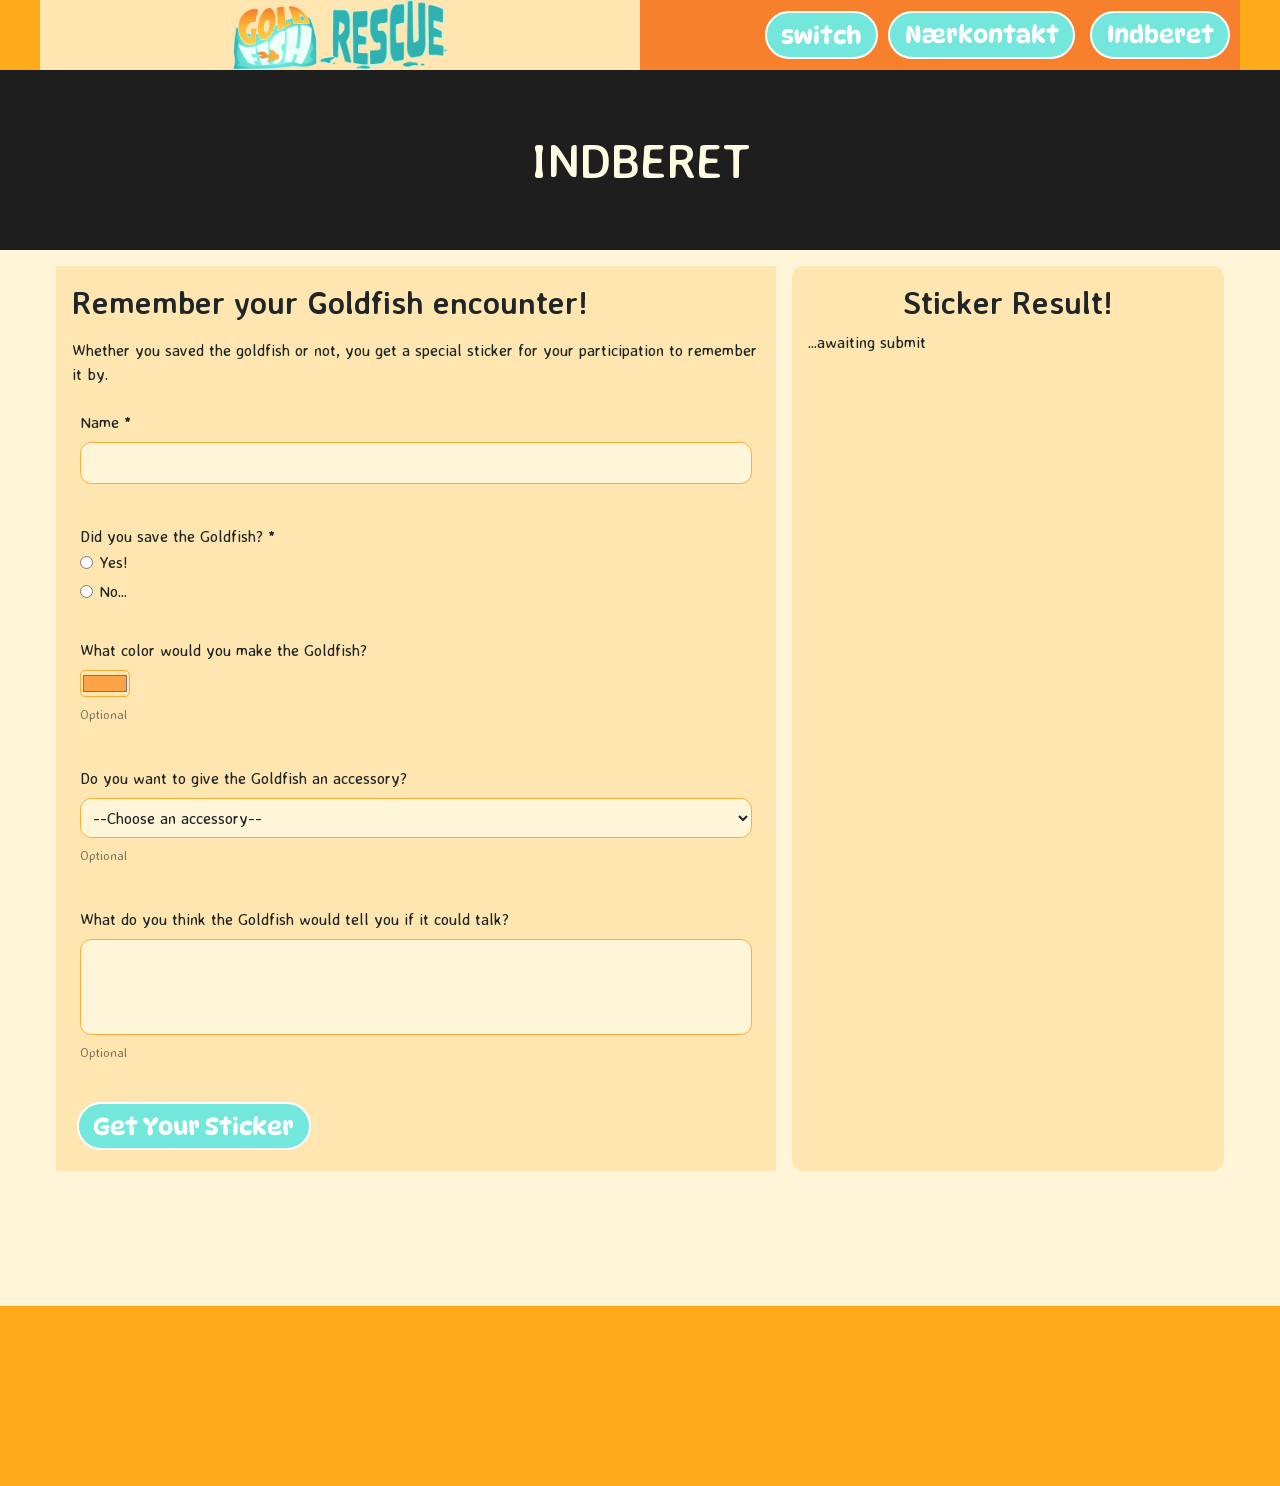
<file: register.html>
<!doctype html>
<html lang="da">
  <head>
    <meta charset="UTF-8" />
    <meta name="viewport" content="width=device-width, initial-scale=1.0" />
    <link rel="stylesheet" href="css/custom.css" />
    <link rel="stylesheet" href="css/fonts.css" />
    <link rel="stylesheet" href="css/general.css" />
    <link rel="stylesheet" href="css/layout.css" />
    <link rel="stylesheet" href="css/burger.css" />
    <link rel="stylesheet" href="css/cards.css" />
    <link rel="stylesheet" href="css/forms.css" />
    <link rel="icon" type="image/png" href="img/fav.png" />
    <title>Emergency Site</title>
  </head>

  <body id="register">
    <header>
      <nav>
        <div id="logotype-wrapper" class="logo">
          <a href="index.html"><img src="imgs/logo.webp" alt="logo" /></a>
        </div>
        <ul class="menu">
          <li>
            <button class="theme-btn cta-btn">switch</button>
          </li>
          <li><a class="menuItem cta-btn" href="instruction.html">Nærkontakt</a></li>
          <li><a class="menuItem cta-btn" href="register.html">Indberet</a></li>
        </ul>
        <button class="burger">
          <span class="line"></span>
          <span class="line"></span>
          <span class="line"></span>
        </button>
      </nav>
    </header>

    <main>
      <section class="fullwidth"><h1>INDBERET</h1></section>

      <div class="section-wrapper">
        <section id="form-section">
          <article id="form-info">
            <h2>Remember your Goldfish encounter!</h2>
            <p>Whether you saved the goldfish or not, you get a special sticker for your participation to remember it by.</p>
          </article>
          <form id="webform">
            <div class="form_group">
              <label for="first_name">Name <span class="star">*</span></label>
              <input type="text" id="first_name" name="first_name" maxlength="15" required />
              <p class="error_message">Please fill in your name</p>
            </div>
            <div class="form_group">
              <legend>Did you save the Goldfish? <span class="star">*</span></legend>
              <label for="alive"> <input type="radio" id="alive" name="fishType" value="yes" required />Yes!</label>
              <label for="dead"> <input type="radio" id="dead" name="fishType" value="no" required />No...</label>
              <p class="error_message">Please select an option</p>
            </div>
            <div class="form_group">
              <label for="fish_color">What color would you make the Goldfish?</label>
              <input type="color" id="fish_color" name="fish_color" value="#fca247" />
              <p class="optional">Optional</p>
            </div>
            <div class="form_group">
              <label for="accessory_select">Do you want to give the Goldfish an accessory?</label>
              <select id="accessory_select" name="accessory_selection">
                <option value="none">--Choose an accessory--</option>
                <option value="hat">Hat</option>
                <option value="glasses">Sun Glasses</option>
                <option value="cigar">Cigar</option>
                <option value="none">None</option>
              </select>
              <p class="optional">Optional</p>
            </div>
            <div class="form_group">
              <label for="speech_bubble">What do you think the Goldfish would tell you if it could talk?</label>
              <textarea id="speech_bubble" name="speech_bubble" maxlength="75"></textarea>
              <p class="optional">Optional</p>
            </div>
            <button type="submit" class="cta-btn">Get Your Sticker</button>
          </form>
        </section>
        <section id="form-summary">
          <h2>Sticker Result!</h2>
          <article>
            <form>
              <p class="formPlaceholder">...awaiting submit</p>

              <?xml version="1.0" encoding="UTF-8"?>
              <svg id="stickerSVG" class="displayNone" xmlns="http://www.w3.org/2000/svg" width="100%" xmlns:xlink="http://www.w3.org/1999/xlink" viewBox="0 0 1000.97 1000.97">
                <defs>
                  <style>
                    .cls-1 {
                      fill: var(--blue2);
                    }

                    .cls-2 {
                      fill: #5e5e5e;
                      stroke-width: 1.79px;
                    }

                    .cls-2,
                    .cls-3 {
                      stroke: #000;
                      stroke-linejoin: round;
                    }

                    .cls-4 {
                      fill: #665649;
                    }

                    .cls-5 {
                      fill: #6df0fc;
                    }

                    .cls-6 {
                      fill: var(--blue1);
                    }

                    .cls-7,
                    .cls-8 {
                      fill: #fff;
                    }

                    .cls-9 {
                      fill: var(--blue0);
                    }

                    .cls-10 {
                      mix-blend-mode: soft-light;
                    }

                    .cls-11 {
                      fill: #ff8c2e;
                      stroke: #de5c3c;
                      stroke-miterlimit: 10;
                    }

                    .cls-12 {
                      fill: var(--blue3);
                    }

                    .cls-13 {
                      fill: #ffec17;
                    }

                    .cls-14 {
                      fill: #cfcfcf;
                      opacity: 0.8;
                    }

                    .cls-15 {
                      fill: #e3e3e3;
                    }

                    .cls-16 {
                      isolation: isolate;
                    }

                    .cls-3 {
                      fill: #f04f87;
                      stroke-width: 1.79px;
                    }

                    .cls-17,
                    .cls-18 {
                      opacity: 0.5;
                    }

                    .cls-17,
                    .cls-19 {
                      fill: #cad7db;
                    }

                    .cls-20 {
                      fill: #212121;
                    }

                    .cls-21 {
                      font-size: 24px;
                    }

                    .cls-21,
                    .cls-22 {
                      font-family: "Averia Sans Libre";
                      text-align: center;
                      color: var(--black);
                    }

                    .cls-18 {
                      fill: #f0e7b6;
                      mix-blend-mode: overlay;
                    }

                    .cls-23 {
                      fill: #616161;
                    }

                    .cls-24 {
                      fill: #cf9978;
                    }

                    .cls-25 {
                      fill: #d9bead;
                    }

                    .cls-19,
                    .cls-8 {
                      opacity: 0.75;
                    }

                    .cls-26 {
                      fill: #d6d6d6;
                    }

                    .cls-27 {
                      fill: #2c55e8;
                    }

                    .cls-28 {
                      fill: #11bf11;
                    }

                    .cls-22 {
                      font-size: 26px;
                    }

                    .cls-29 {
                      fill: #fca247;
                    }

                    .cls-30 {
                      fill: #f04135;
                    }

                    .cls-31 {
                      clip-path: url(#clippath);
                    }

                    .cls-32 {
                      fill: #dbdbdb;
                      mix-blend-mode: multiply;
                    }
                  </style>
                  <clipPath id="clippath">
                    <path
                      id="baseclip-2"
                      data-name="baseclip"
                      class="cls-29"
                      d="M530.21,578.32s-13.75-.35-40.83-10.02c-14.11,10.45-73.75,44.07-73.75,44.07l19.59,4.38c3.43.12,14.57-9.17,20.38-9.77,27.4.21-.27,10.28-5.59,14.92,46.1,14.02,66.82-19.92,80.2-43.58ZM459.03,527.77c-14.46-103.47,150.85-68.04,193.98-21.01,28,73.55-180.94,91.19-193.98,21.01ZM550.93,603.71c5.35-10.03,2.91-24.28,2.91-24.28,0,0,20.08.09,33.63-3.59-6.94,12.29-12.38,28.44-28.35,30.09-1.9-.25-8.94,1.47-8.2-2.22ZM478.03,467.17c-11.01-5.43-23.28-18.54-23.28-18.54,0,0,17.96-1.95,20.58-3.24,1.26-1.57-5.67-5.44-6.83-6.06-12.7-4.4-18.19,2.64-25.19-2.23,0,0-28.56-19.48-28.56-19.48,63.41-26.87,104.95-28.2,155.76,40.83-36.22-8.71-70.51-6.67-92.47,8.73ZM295.74,542.54c25.78-.2,37.08-.63,63.54-20.68,2.78-3.19-23.23-7.14-27.29-6.58-50.09,6.86-32.3,11.8-73.52-20.92,76.55-56.09,126.93-27.98,188.73,21,.22,8.11,1.89,16.26,4.94,23.79-44.23,16.65-108.1,70.51-156.4,3.39Z"
                    />
                  </clipPath>
                </defs>
                <g class="cls-16">
                  <g id="ball">
                    <g id="bannerBackBase">
                      <path class="cls-1" d="M923.85,746.04c-21.42,12.58-46.5,15.15-72.91,17.86-21.67,2.23-44.09,4.53-64.19,12.95-6.77,2.83-13.21,6.34-19.43,10.19.78-13.59,1.35-26.86,1.71-39.88v-.02l.31-1.77-.25-.11-1.52-.69c-.35-.16-.69-.31-1.04-.45-22.43-9.65-51.17-6.58-69.17-.96-.85.27-3.46,1.09-4.17,3.46-.71,2.41.97,4.45,2.46,6.25.77.92,1.93,2.32,1.96,3.03l.71,14.32c-19.75,6.34-39.74,11.74-59.9,16.19-12.11-23.56-20.9-40.04-29.3-55.71,29.45-.4,65.03-1.57,93.86-18.02,6.45-3.68,12.51-8.09,18.37-12.36,5.83-4.24,11.85-8.63,18.16-12.21,24.14-13.67,53.07-16.09,81.06-18.44,26.44-2.21,53.69-4.5,77.47-16.15-6.43,13.25-13.62,24.17-21.86,33.25-8.02,8.84-21.17,20.23-38.22,24.21l-5.41,1.27,4.54,3.21c24.92,17.61,55.47,28.34,86.76,30.58Z" />
                      <path class="cls-1" d="M294.88,723.34c-13.34-2.06-35.16,2.44-45.25,7.02-.69.31-1.33.62-1.9.93l-.85.47-.32.91c-.03.09-.06.18-.09.27-9.51,27.53-9.64,50.39-8.77,70.66-2.82-1.45-5.69-2.81-8.63-4.04-20.1-8.41-42.52-10.71-64.19-12.94-26.41-2.71-51.49-5.29-72.91-17.86,31.29-2.25,61.84-12.97,86.76-30.58l4.54-3.21-5.41-1.27c-17.05-3.99-30.2-15.37-38.22-24.22-8.24-9.07-15.43-19.99-21.86-33.24,23.78,11.65,51.03,13.93,77.47,16.15,27.98,2.34,56.92,4.77,81.06,18.44,6.31,3.58,12.33,7.96,18.16,12.21.14.1.27.2.41.3Z" />
                      <path
                        id="bannerOutline"
                        class="cls-9"
                        d="M931.78,741.43c-31.19-.83-62.01-10.4-87.41-27.06,12.62-4.14,24.81-12.44,35.52-24.24,9.96-10.98,18.41-24.5,25.85-41.33l3.12-7.08-6.67,3.91c-24.29,14.22-53.65,16.68-82.04,19.06-28.52,2.39-58.01,4.86-83.1,19.08-6.56,3.71-12.7,8.18-18.64,12.51-4.94,3.59-10.03,7.29-15.3,10.51-.83.51-1.66,1.01-2.5,1.49-.04.02-.07.04-.11.06-.79.45-1.59.89-2.39,1.32-5.55,2.97-11.31,5.37-17.22,7.33-6.29,2.08-12.73,3.65-19.26,4.84-18.93,3.45-38.52,3.7-56.69,3.93l-4.12.05,1.95,3.63c1.65,3.08,3.31,6.17,4.99,9.32.82,1.51,1.64,3.04,2.46,4.59,6.67,12.5,13.95,26.27,23.13,44.16-44.86,9.54-90.51,14.39-136.07,14.39-17,0-34-.67-50.93-2.03-20.78-1.67-38.37-4.1-54.59-7.58,8.13-15.58,14.76-27.95,21.29-40.14l1.95-3.63-4.12-.05c-31.17-.39-66.49-.83-95.56-17.41-4.27-2.44-8.43-5.26-12.47-8.15-.84-.59-1.68-1.19-2.5-1.79-.84-.6-1.67-1.21-2.5-1.81-.15-.11-.29-.21-.44-.32-5.94-4.32-12.08-8.79-18.64-12.51-25.08-14.21-54.58-16.68-83.1-19.07-28.39-2.38-57.75-4.84-82.04-19.06l-6.67-3.91,3.12,7.07c7.44,16.84,15.89,30.36,25.85,41.33,10.72,11.81,22.9,20.11,35.52,24.25-25.4,16.66-56.22,26.23-87.41,27.05l-7.48.2,6.09,4.34c23.83,16.97,53.26,19.99,81.71,22.92,21.32,2.18,43.36,4.45,62.78,12.58,3.7,1.55,7.31,3.31,10.84,5.24.04.73.07,1.46.11,2.18.67,13.19,1.3,25.65-.82,37.45l-.23,1.25.88.92c36.17,38.08,81.43,65.08,130.88,78.09,13.18,3.47,27.66,6.22,45.59,8.67,29.89,4.08,59.89,6.12,89.87,6.12,42.99-.01,85.93-4.2,128.38-12.57,38.15-7.53,92.86-22.08,127.5-61.46l.53-.6.08-.79c2.71-26.56,4.77-51.56,6.21-75.5,6.95-4.48,14.15-8.55,21.72-11.72,19.42-8.13,41.46-10.39,62.77-12.58,28.46-2.93,57.89-5.95,81.72-22.92l6.09-4.34-7.48-.19ZM306.04,731.2c2.22,1.46,4.49,2.88,6.81,4.2,28.82,16.45,64.4,17.62,93.85,18.02-6.08,11.36-12.38,23.14-20,37.74-1-.22-1.99-.46-2.98-.7-27.11-6.57-53.27-17.03-78.72-28.29,2.47-10.63,2.59-24.4,1.04-30.97ZM297.85,729.1c1.14.4,1.97.87,2.5,1.38.16.16.29.32.4.48,1.58,2.48,1.99,17.81-.39,29.16h-.01c-.84-.38-1.67-.75-2.5-1.13-6.37-2.86-12.7-5.75-18.98-8.62-8.9-4.07-18.87-8.62-25.9-16.03,6.4-2.7,16.43-5.09,25.85-6.08,9.18-.97,15.54-.4,19.03.84ZM237.7,803.6c-2.82-1.45-5.69-2.81-8.63-4.04-20.1-8.41-42.52-10.71-64.19-12.94-26.41-2.71-51.49-5.29-72.91-17.86,31.29-2.25,61.84-12.97,86.76-30.58l4.54-3.21-5.41-1.27c-17.05-3.99-30.2-15.37-38.22-24.22-8.24-9.07-15.43-19.99-21.86-33.24,23.78,11.65,51.03,13.93,77.47,16.15,27.98,2.34,56.92,4.77,81.06,18.44,6.31,3.58,12.33,7.96,18.16,12.21.14.1.27.2.41.3-13.34-2.06-35.16,2.44-45.25,7.02-.69.31-1.33.62-1.9.93l-.85.47-.32.91c-.03.09-.06.18-.09.27-9.51,27.53-9.64,50.39-8.77,70.66ZM763.72,756.92c-.08,2.21-.16,4.43-.26,6.65h0c-.35,8.81-.8,17.73-1.34,26.81-.05,1.03-.12,2.07-.18,3.11-.06,1.05-.13,2.1-.2,3.15-1.41,22.48-3.36,45.92-5.88,70.73-16.25,18.28-46.88,44.01-124.18,59.25-71.52,14.11-144.39,16.26-216.62,6.4-17.72-2.42-32.01-5.13-44.98-8.54-47.47-12.49-92.76-39.38-127.68-75.8,1.92-11.67,1.37-23.67.73-36.34-.02-.33-.03-.66-.05-.99-.03-.66-.07-1.33-.1-2-.05-.98-.1-1.97-.15-2.96-.65-13.8-1.02-28.79,1.73-45.62.48-2.94,1.05-5.95,1.74-9.01.97-4.33,2.16-8.79,3.62-13.37.05.05.1.11.16.15,7.6,7.64,17.68,12.25,26.71,16.38,6.97,3.19,13.98,6.39,21.06,9.54.4.19.81.37,1.22.55.43.19.85.39,1.28.57.32.15.65.3.97.44.51.23,1.02.45,1.53.67.25.12.51.23.76.34,25.46,11.24,51.66,21.68,78.94,28.29.59.14,1.18.28,1.77.42.83.2,1.67.39,2.51.58.84.2,1.68.38,2.53.56,16.81,3.69,35,6.25,56.59,7.97,63.24,5.08,127.28.69,189.78-12.74.85-.18,1.69-.36,2.53-.55.84-.18,1.68-.36,2.52-.55,19.29-4.3,38.42-9.46,57.33-15.48.16-.05.31-.1.47-.15.68-.21,1.35-.43,2.03-.65.14-.05.29-.09.43-.14.69-.22,1.38-.44,2.07-.66.13-.05.26-.09.39-.13,20.12-6.59,39.98-14.15,59.5-22.66.31-.13.62-.26.93-.4-.06,2.05-.13,4.11-.21,6.18ZM698.3,748.14c.14-.07.33-.13.56-.2.58-.18,1.16-.36,1.75-.53.82-.24,1.65-.47,2.5-.69,16.8-4.42,39.12-5.7,56.91.27-18.63,8.09-37.58,15.3-56.77,21.63l-.14-2.84-.5-10.13c-.09-1.74-.98-3.25-2-4.59-.36-.48-.73-.94-1.1-1.38-.38-.46-.89-1.07-1.21-1.54ZM850.94,763.9c-21.67,2.23-44.09,4.53-64.19,12.95-6.77,2.83-13.21,6.34-19.43,10.19.78-13.59,1.35-26.86,1.71-39.88v-.02c.01-.07.01-.15.01-.22l.05-1.66-1.52-.69c-.35-.16-.69-.31-1.04-.45-20.17-8.68-45.44-7.07-63.42-2.57-.85.21-1.68.43-2.5.66-.85.23-1.69.47-2.5.73-.25.07-.5.14-.75.22-.85.27-3.46,1.09-4.17,3.46-.71,2.41.97,4.45,2.46,6.25.77.92,1.93,2.32,1.96,3.03l.5,10.08.21,4.24c-.07.02-.14.04-.21.07-19.68,6.31-39.6,11.69-59.69,16.12-9.2-17.91-16.49-31.72-23.14-44.2-.83-1.54-1.64-3.06-2.45-4.57-1.25-2.34-2.48-4.65-3.71-6.94,10.61-.14,22.01-.39,33.6-1.41,6.9-.61,13.87-1.49,20.77-2.79,11.93-2.25,23.69-5.74,34.62-11.21.84-.42,1.67-.86,2.5-1.3.8-.42,1.59-.86,2.37-1.31.04-.02.09-.05.13-.08,6.4-3.66,12.42-8.04,18.24-12.28,5.83-4.24,11.85-8.63,18.16-12.21,24.14-13.67,53.07-16.09,81.06-18.44,26.44-2.21,53.69-4.5,77.47-16.15-6.43,13.25-13.62,24.17-21.86,33.25-8.02,8.84-21.17,20.23-38.22,24.21l-5.41,1.27,4.54,3.21c24.92,17.61,55.47,28.34,86.76,30.58-21.42,12.58-46.5,15.15-72.91,17.86Z"
                      />
                    </g>
                    <circle id="glassBase" class="cls-19" cx="500.48" cy="400.48" r="350" />
                    <g id="foot">
                      <path class="cls-14" d="M700.61,680.11v89.58c-.68.22-1.35.44-2.03.65-.16.05-.31.1-.47.15-18.91,6.02-38.04,11.18-57.33,15.48-.84.19-1.68.37-2.52.55-.84.19-1.68.37-2.53.55-62.5,13.43-126.54,17.82-189.78,12.74-21.59-1.72-39.78-4.28-56.59-7.97-.85-.18-1.69-.36-2.53-.56-.84-.19-1.68-.38-2.51-.58-.59-.14-1.18-.28-1.77-.42-27.28-6.61-53.48-17.05-78.94-28.29-.25-.11-.51-.22-.76-.34-.51-.22-1.02-.44-1.53-.67-.32-.14-.65-.29-.97-.44v-80.43c0-4.11,1.12-8.13,3.27-12.03,17.04-30.99,98.69-54.47,196.86-54.47s179.82,23.48,196.86,54.47c2.15,3.9,3.27,7.92,3.27,12.03Z" />
                      <path
                        class="cls-7"
                        d="M699.53,666.88c-17.77-32.32-101.48-55.77-199.05-55.77s-181.28,23.45-199.05,55.76c-2.38,4.31-3.58,8.77-3.58,13.24v79.31c.4.19.81.37,1.22.55.43.19.85.39,1.28.57.32.15.65.3.97.44.51.23,1.02.45,1.53.67v-65.96c.37.56.75,1.11,1.16,1.66.2.28.41.56.62.83.09.11.18.23.27.34.19.25.39.5.6.75,5.84,7.1,14.97,13.79,27.11,19.86.65.33,1.31.65,1.98.98,1.16.56,2.36,1.11,3.58,1.66.5.23,1.01.46,1.52.68.48.21.96.42,1.45.63.56.24,1.12.48,1.68.71,3.36,1.41,6.9,2.77,10.62,4.09.71.25,1.42.5,2.15.75.85.3,1.72.59,2.59.88,38.04,12.64,88.58,19.6,142.3,19.6,39.54,0,77.36-3.77,109.74-10.8,1.7-.37,3.39-.75,5.06-1.14,9.73-2.25,18.93-4.81,27.5-7.66.87-.29,1.74-.58,2.59-.88.81-.28,1.61-.56,2.41-.84,3.62-1.29,7.08-2.63,10.37-4,1.06-.44,2.1-.89,3.13-1.34.74-.33,1.48-.66,2.21-.99.27-.12.54-.25.81-.37.67-.32,1.34-.63,2-.95,1.21-.58,2.38-1.16,3.53-1.76,1.49-.76,2.94-1.54,4.34-2.33.54-.3,1.07-.61,1.59-.91,1.8-1.05,3.51-2.11,5.13-3.19.21-.14.42-.28.63-.42.41-.28.81-.56,1.21-.84,2.62-1.83,5-3.71,7.13-5.62.36-.32.72-.65,1.06-.97,1.33-1.25,2.55-2.51,3.66-3.79.3-.34.59-.69.88-1.04.21-.25.41-.5.6-.75.1-.11.19-.23.27-.34.14-.18.28-.36.41-.54.48-.65.94-1.3,1.37-1.95v74.8c.16-.05.31-.1.47-.15.68-.21,1.35-.43,2.03-.65.14-.05.29-.09.43-.14.69-.22,1.38-.44,2.07-.66v-88.78c0-4.47-1.2-8.93-3.58-13.23ZM661.63,716.79c-5.7,2.63-12.02,5.12-18.91,7.46-.5.17-1,.34-1.51.51-8.81,2.93-18.31,5.55-28.38,7.84-1.67.39-3.36.76-5.07,1.12-31.71,6.77-68.64,10.39-107.28,10.39-53.2,0-103.17-6.87-140.73-19.35-36.16-12.01-56.9-28.29-56.9-44.65,0-3.62,1-7.26,2.96-10.83,7.98-14.51,31.59-27.88,66.49-37.65,35.76-10.01,81.28-15.52,128.18-15.52s92.42,5.51,128.18,15.52c34.9,9.77,58.51,23.14,66.49,37.66,1.96,3.56,2.96,7.2,2.96,10.82,0,12.97-13.05,25.9-36.48,36.68Z"
                      />
                    </g>
                    <path
                      id="outline"
                      class="cls-7"
                      d="M832.19,260.35c-2.33-5.5-4.78-10.93-7.37-16.28-17.55-36.38-40.96-69.33-69.78-98.15-33.06-33.06-71.56-59.01-114.43-77.15-44.39-18.77-91.53-28.29-140.13-28.29s-95.74,9.52-140.13,28.29c-42.87,18.14-81.37,44.09-114.43,77.15s-59.01,71.56-77.15,114.43c-5.96,14.12-11,28.51-15.09,43.14-8.77,31.37-13.2,63.84-13.2,96.99,0,48.6,9.52,95.74,28.29,140.13,18.14,42.87,44.09,81.37,77.15,114.43s71.56,59.01,114.43,77.15c44.39,18.77,91.53,28.29,140.13,28.29s95.74-9.52,140.13-28.29c42.87-18.14,81.37-44.09,114.43-77.15s59.01-71.56,77.15-114.43c18.77-44.39,28.29-91.53,28.29-140.13s-9.52-95.74-28.29-140.13ZM500.48,750.48c-193.3,0-350-156.7-350-350,0-32.75,4.5-64.45,12.92-94.51C204.63,158.58,339.93,50.48,500.48,50.48c139.63,0,260.17,81.77,316.33,200.04,21.59,45.45,33.67,96.29,33.67,149.96,0,193.3-156.7,350-350,350Z"
                    />
                    <g id="banner">
                      <path class="cls-12" d="M760.02,746.99c-18.63,8.09-37.58,15.3-56.77,21.63l-.14-2.84v-19.06c16.8-4.42,39.12-5.7,56.91.27Z" />
                      <path class="cls-12" d="M297.85,729.1v29.89c-6.37-2.86-12.7-5.75-18.98-8.62-8.9-4.07-18.87-8.62-25.9-16.03,6.4-2.7,16.43-5.09,25.85-6.08,9.18-.97,15.54-.4,19.03.84Z" />
                      <path
                        class="cls-6"
                        d="M763.93,750.74c-.06,2.05-.13,4.11-.21,6.18-.08,2.21-.16,4.43-.26,6.65h0c-.35,8.81-.8,17.73-1.34,26.81-.05,1.03-.12,2.07-.18,3.11-.06,1.05-.13,2.1-.2,3.15-1.41,22.48-3.36,45.92-5.88,70.73-16.25,18.28-46.88,44.01-124.18,59.25-71.52,14.11-144.39,16.26-216.62,6.4-17.72-2.42-32.01-5.13-44.98-8.54-47.47-12.49-92.76-39.38-127.68-75.8,1.92-11.67,1.37-23.67.73-36.34-.02-.33-.03-.66-.05-.99-.03-.66-.07-1.33-.1-2-.05-.98-.1-1.97-.15-2.96-.65-13.8-1.02-28.79,1.73-45.62.48-2.94,1.05-5.95,1.74-9.01.97-4.33,2.16-8.79,3.62-13.37.05.05.1.11.16.15,7.6,7.64,17.68,12.25,26.71,16.38,6.97,3.19,13.98,6.39,21.06,9.54.4.19.81.37,1.22.55.43.19.85.39,1.28.57.32.15.65.3.97.44.51.23,1.02.45,1.53.67.25.12.51.23.76.34,25.46,11.24,51.66,21.68,78.94,28.29.59.14,1.18.28,1.77.42.83.2,1.67.39,2.51.58.84.2,1.68.38,2.53.56,16.81,3.69,35,6.25,56.59,7.97,63.24,5.08,127.28.69,189.78-12.74.85-.18,1.69-.36,2.53-.55.84-.18,1.68-.36,2.52-.55,19.29-4.3,38.42-9.46,57.33-15.48.16-.05.31-.1.47-.15.68-.21,1.35-.43,2.03-.65.14-.05.29-.09.43-.14.69-.22,1.38-.44,2.07-.66.13-.05.26-.09.39-.13,20.12-6.59,39.98-14.15,59.5-22.66.31-.13.62-.26.93-.4Z"
                      />
                    </g>
                  </g>
                  <g id="liveFish">
                    <path id="water" class="cls-5" d="M850.48,400.48c0,193.3-156.7,350-350,350s-350-156.7-350-350c0-32.75,4.5-64.45,12.92-94.51,19.1,4.48,38.55,6.64,58.07,4.83,60.09-5.56,110.6-47.33,168.86-63.06,62.07-16.77,128.96-2.63,187.55,23.83,25.21,11.38,49.77,25.13,76.87,30.66,36.09,7.36,74.09-.67,107.25-16.69,19.58-9.46,37.68-21.56,54.81-35.02,21.59,45.45,33.67,96.29,33.67,149.96Z" />
                    <g id="fishSticker">
                      <path
                        id="baseclip"
                        class="cls-29 fishColor"
                        style="fill: #fca247"
                        d="M530.21,578.32s-13.75-.35-40.83-10.02c-14.11,10.45-73.75,44.07-73.75,44.07l19.59,4.38c3.43.12,14.57-9.17,20.38-9.77,27.4.21-.27,10.28-5.59,14.92,46.1,14.02,66.82-19.92,80.2-43.58ZM459.03,527.77c-14.46-103.47,150.85-68.04,193.98-21.01,28,73.55-180.94,91.19-193.98,21.01ZM550.93,603.71c5.35-10.03,2.91-24.28,2.91-24.28,0,0,20.08.09,33.63-3.59-6.94,12.29-12.38,28.44-28.35,30.09-1.9-.25-8.94,1.47-8.2-2.22ZM478.03,467.17c-11.01-5.43-23.28-18.54-23.28-18.54,0,0,17.96-1.95,20.58-3.24,1.26-1.57-5.67-5.44-6.83-6.06-12.7-4.4-18.19,2.64-25.19-2.23,0,0-28.56-19.48-28.56-19.48,63.41-26.87,104.95-28.2,155.76,40.83-36.22-8.71-70.51-6.67-92.47,8.73ZM295.74,542.54c25.78-.2,37.08-.63,63.54-20.68,2.78-3.19-23.23-7.14-27.29-6.58-50.09,6.86-32.3,11.8-73.52-20.92,76.55-56.09,126.93-27.98,188.73,21,.22,8.11,1.89,16.26,4.94,23.79-44.23,16.65-108.1,70.51-156.4,3.39Z"
                      />
                      <g class="cls-31">
                        <path
                          id="outline-2"
                          data-name="outline"
                          d="M482.22,625.73c7.64-1.67,14.75-5.02,21.28-10.04,12.54-9.63,20.86-23.3,28.31-36.47l1.51-2.66-3.06-.08c-.23,0-13.96-.52-40.26-9.91l-.92-.33-.79.58c-13.86,10.26-72.97,43.61-73.56,43.95l-4.17,2.35,24.6,5.47c2.04.07,4.78-1.53,9.46-4.37,3.73-2.26,8.34-5.07,11.08-5.4,6.84.06,9.12.76,9.83,1.12-1.11,1.53-6.43,4.45-9.38,6.07-3.14,1.72-5.85,3.21-7.34,4.51l-2.5,2.18,3.17.96c11.77,3.58,22.72,4.27,32.74,2.08ZM527.2,579.92c-11.8,20.74-31.24,51.8-72.83,41.29,1.1-.64,2.33-1.31,3.55-1.98,7.59-4.17,12.2-6.89,11.36-10.23-.68-2.7-4.51-3.78-13.66-3.85h-.2c-3.53.37-8.19,3.2-12.7,5.93-2.45,1.49-6.12,3.72-7.31,3.83l-14.72-3.29c13.59-7.71,55.94-31.9,68.99-41.26,19.67,6.96,32.17,8.98,37.51,9.57ZM562.14,607.3c12.41-2.71,18.36-14.19,23.65-24.4,1.12-2.16,2.18-4.2,3.29-6.17l2.16-3.83-4.25,1.15c-13.16,3.58-32.94,3.53-33.14,3.53h-2.18s.37,2.15.37,2.15c.02.14,2.26,13.77-2.72,23.11l-.13.24-.05.27c-.31,1.54.23,2.55.74,3.12,1.57,1.77,4.71,1.54,7.23,1.35.67-.05,1.51-.11,1.79-.08l.22.03.22-.02c.97-.1,1.91-.25,2.82-.45ZM583.9,578.57c-.46.88-.92,1.77-1.38,2.64-5.48,10.57-11.16,21.5-23.4,22.87-.62-.05-1.37,0-2.3.08-.99.07-3.2.24-4.03-.05,4.12-8.14,3.61-18.46,3.14-22.86,4.9-.07,17.39-.48,27.97-2.68ZM595.22,569.33c23.38-5.12,41.67-13.98,52.21-25.44,10.03-10.91,12.55-23.97,7.3-37.77l-.12-.33-.24-.26c-31.6-34.46-122.4-60.33-168.5-38.59-22.83,10.76-32.74,31.89-28.66,61.1v.08c3.41,18.26,19.38,31.99,46.2,39.7,23.14,6.65,52.31,8,80.03,3.71,4.05-.63,7.98-1.36,11.78-2.19ZM651.42,507.75c4.63,12.46,2.38,23.78-6.69,33.65-23.63,25.7-91.81,36.82-140.3,22.88-32.05-9.21-41.39-25.09-43.58-36.8-3.88-27.82,5.07-47.07,26.6-57.22,20.82-9.81,52.91-10.3,88.05-1.33,32.3,8.24,61.34,23.1,75.93,38.82ZM371.65,575.03c18.53-4.05,36.82-13.15,53.44-21.42,9.85-4.9,19.16-9.53,27.7-12.75l1.76-.66-.71-1.74c-2.92-7.23-4.59-15.24-4.8-23.15l-.02-.86-.67-.53c-59.8-47.38-111.83-79.02-190.96-21.04l-1.94,1.42,1.89,1.5c6.99,5.55,12.26,10,16.5,13.57,16.78,14.17,17.5,14.37,38.48,10.83,5.17-.87,11.6-1.96,19.93-3.1,3.2-.44,20.01,2.18,24.61,4.29-25.49,19.03-36.81,19.12-61.13,19.31l-3.55.03,2.07,2.88c23.48,32.64,50.7,37.26,77.4,31.42ZM449.76,538.1c-8.23,3.23-17.03,7.61-26.31,12.23-19.9,9.9-42.45,21.11-64.28,22.95-23.74,2-43.33-7.47-59.8-28.93,23.12-.23,34.95-1.27,61.02-21.02l.27-.26c.73-.84.86-1.95.35-2.91-2.38-4.41-25.94-7.15-29.27-6.7-8.38,1.15-14.85,2.24-20.04,3.12q-19.7,3.32-35.5-10.01c-3.86-3.26-8.59-7.25-14.69-12.14,34.69-24.92,65.4-33.56,96.49-27.17,28.42,5.84,55.53,23.8,87.4,49.01.3,7.43,1.8,14.92,4.36,21.83ZM574.97,461.4l-2.98-4.05c-51.4-69.83-93.52-68.74-157.95-41.43l-3.1,1.31,31.34,21.38c4.03,2.81,7.7,2.23,11.58,1.62,3.73-.59,7.96-1.25,13.91.78,1.91,1.02,3.83,2.29,4.96,3.22-3.53.76-11.23,1.81-18.17,2.56l-3.66.4,2.51,2.68c.51.55,12.63,13.42,23.81,18.94l.98.48.89-.63c20.47-14.36,53.64-17.43,90.99-8.45l4.89,1.18ZM457.88,404.97c14.76-3.23,27.21-3.49,39.11-1.11,23.83,4.77,45.86,21.23,69.05,51.67-35.85-7.7-67.68-4.3-88.15,9.5-7.34-3.9-15.21-11.12-19.18-15.01,5.7-.68,15.3-1.94,17.43-3l.36-.18.25-.31c.48-.6.66-1.36.5-2.14-.5-2.45-5.17-5.25-7.9-6.7l-.26-.11c-6.89-2.39-11.84-1.61-15.82-.98-3.67.58-6.09.96-8.92-1.02l-25.78-17.59c15.03-6.23,27.86-10.52,39.31-13.03Z"
                        />
                        <path
                          id="shadows"
                          class="cls-32"
                          style="display: none"
                          d="M507.93,617.23c3.28-2.84,6.65-5.78,8.57-9.67s2.03-9.01-.9-12.21c-2.48-2.71-6.43-3.42-10.08-3.8-21.03-2.16-42.66,1.77-61.58,11.21-3.2,1.59-6.39,3.39-8.77,6.06-2.38,2.67-3.86,6.36-3.08,9.85.88,3.95,4.34,6.77,7.81,8.86,21.28,12.84,48.85,6.26,68.02-10.3ZM425.47,476.17c10.79,7.81,20.28,17.9,25.35,30.22,5.07,12.32,5.22,27.05-1.55,38.52-6.77,11.47-91.76,44.94-95.9,32.28-5.34-16.35,70.49-51.16,68.04-62.37-5.52-25.23-64.1-51.49-64.1-51.49,33.7,9.94,57.37,5.04,68.16,12.85ZM255.69,499.79c30.95-13.74,68.93-10.18,96.79,9.06,6.79,4.69,13.65,12.54,10.66,20.23-1.55,4-5.53,6.65-9.68,7.74s-8.52.83-12.8.57c-14.59-.88-29.36-1.8-43.29-6.24-13.93-4.44-27.15-12.85-41.69-31.36ZM423.97,433.86c12.16-8.41,27.39-12.27,42.08-10.66,14.69,1.61,28.73,8.69,38.77,19.54,3.4,3.68,6.49,9.04,4.07,13.43-1.49,2.7-4.58,4.02-7.46,5.14-10.88,4.26-21.77,8.52-32.65,12.78-2.98,1.17-6.09,2.35-9.28,2.09-4.09-.34-7.57-2.97-10.8-5.51-8.46-6.64-16.92-13.28-24.73-36.81ZM549.77,580.34c.96-3.66,5.91-5,9.36-3.44,3.45,1.56,5.62,5.01,7.32,8.39,1.73,3.45,3.22,7.14,3.33,11s-1.36,7.95-4.54,10.15c-3.93,2.71-9.62,1.82-13.24-1.29-3.62-3.1-5.39-7.95-5.75-12.7s.53-9.51,3.52-12.11ZM462.77,483.62c3.5,27.65,26.98,49.61,53.25,58.9,26.28,9.3,55.01,8.14,82.75,5.42,12.97-1.27,26.26-2.97,37.72-9.17s20.84-17.9,20.59-30.93c8.95,20.66,3,46.81-14,61.57-3.89,3.37-8.27,6.2-11.76,9.97-3.49,3.78-6.08,8.87-5.26,13.95-7.21-6.73-14.77-13.66-24.21-16.56-8.42-2.59-17.46-1.68-26.23-.86-20.69,1.93-41.71,3.18-62.13-.68-20.42-3.86-40.43-13.35-53.36-29.62s-17.46-39.95,2.63-62Z"
                        />
                        <path
                          id="light"
                          class="cls-18"
                          d="M454.84,388.98c-5.23,2.3-9.54,7.74-8.61,13.37.99,5.98,7.07,9.59,12.66,11.93,24.34,10.17,51.21,12.08,77.52,13.87,5.74.39,13.05-.18,15.01-5.59,1.62-4.47-1.75-9.11-5.14-12.44-14.69-14.48-34.17-24.02-54.61-26.75-25.68-3.43-31.61,3.32-36.84,5.62ZM422.53,488.06c3.86-1.01,7.85,2.66,8.07,6.64.23,3.98-2.49,7.68-5.93,9.68s-7.51,2.62-11.47,3c-39.29,3.76-77.62-11.53-114.12-26.53-6.32-2.59-13.69-6.66-13.75-13.49-.04-4.63,3.69-8.62,7.99-10.36s9.07-1.71,15-.54c15.87-4.47,32.69-5.54,48.99-3.12,5.45.81,11.27,1.95,16.25-.4-.62.25-1.23.5-1.85.76l50.82,34.38ZM527.47,456.26c19.03-.03,38.06,3.07,56.1,9.12,5.24,1.76,11.54,6.02,9.65,11.21-1.36,3.71-6.05,4.72-9.98,5.12-31.31,3.2-62.85,4.08-94.29,2.64-6.37-.29-14.63-2.44-14.95-8.81-.28-5.38,5.61-8.75,10.67-10.58,12.71-4.59,25.92-8.68,42.81-8.7ZM368.25,536.73c1.36,1.02,2.75,2.7,2.01,4.23-.44.92-1.49,1.35-2.45,1.68-17.25,5.99-36.63,5.59-53.62-1.09,6.41-5.99,15.28-9.27,24.05-8.88,9.92.44,21.6-2.26,30,4.05Z"
                        />
                      </g>
                    </g>
                    <g id="face">
                      <path class="cls-3" d="M613.01,511.21l3.97,3.97c2.75,2.75,6.3,2.29,8.43-1.09l2.56-4.08-14.95,1.21Z" />
                      <path d="M597.74,501.79c-1.41-7.15-12.29-4.69-10.68,2.42,1.41,7.15,12.29,4.69,10.68-2.42Z" />
                      <path d="M633.13,501.77c-1.52-7.08,9.4-9.69,10.71-2.56,1.52,7.08-9.4,9.69-10.71,2.56Z" />
                      <path class="cls-7" d="M588.88,500.93c.71-.71,1.87-.71,2.58,0s.71,1.87,0,2.58-1.87.71-2.58,0-.71-1.87,0-2.58ZM634.93,500.38c.66.66,1.73.66,2.39,0s.66-1.73,0-2.39-1.73-.66-2.39,0-.66,1.73,0,2.39ZM592.79,504.19c.52.52,1.35.52,1.87,0s.52-1.35,0-1.87-1.35-.52-1.87,0-.52,1.35,0,1.87ZM638.45,501.11c.48.48,1.25.48,1.72,0s.48-1.25,0-1.72-1.25-.48-1.72,0-.48,1.25,0,1.72Z" />
                    </g>
                  </g>
                  <g id="deadFish">
                    <path id="water-2" data-name="water" class="cls-23" d="M850.48,400.48c0,193.3-156.7,350-350,350s-350-156.7-350-350c0-32.75,4.5-64.45,12.92-94.51,19.1,4.48,38.55,6.64,58.07,4.83,60.09-5.56,110.6-47.33,168.86-63.06,62.07-16.77,128.96-2.63,187.55,23.83,25.21,11.38,49.77,25.13,76.87,30.66,36.09,7.36,74.09-.67,107.25-16.69,19.58-9.46,37.68-21.56,54.81-35.02,21.59,45.45,33.67,96.29,33.67,149.96Z" />
                    <g id="deadFish-2" data-name="deadFish">
                      <path
                        id="base"
                        class="cls-26 fishColor"
                        style="fill: #d6d6d6"
                        d="M345.65,517.46c-29.66-9.54-57.52-24.95-80.9-45.5,14.12-5.65,29.49-7.18,44.63-8.65,41.46-7.63,69.73,13.1,89.41,48.13,0,.03,0,.07-.01.1,2.32-.21,4.63-.44,6.95-.66-.16-6.44-1.06-12.78-3.24-18.86,1.07,1.18,2.14,2.36,3.25,2.73,3.17,4.56,4.82,10.03,5.21,15.6,4.24-.45,8.47-.96,12.68-1.52.53-7.98-2.81-15.34-6.62-22.19,8.89,3.63,10.93,12.9,11.76,21.46,3.85-.65,7.73-1.31,11.59-1.85,1-14.28-3.9-19.79-3.62-35.42,6.57,10.15,8.9,22.28,10.1,34.42,1.62-.4,3.58-.06,5.05-.81,3.92-.3,7.83-.61,11.75-.92-1.75-16.98-6.97-33.58-15.59-48.32,3.3-.53,21.43,14.62,26.17,47.46,5.14-.42,10.28-.82,15.41-1.19-1.67-17.83-5.88-38.55-18.29-49.53,20.63,6,29.91,28.8,31.67,48.67,4.79-.27,9.58-.49,14.36-.64.17-19-8.87-43.08-17.94-55.5,11.73,10.41,32.27,30.02,31.02,55.31,4.61,0,9.21.09,13.8.29-.1-16.78-3.58-36.71-19.29-45.78,19.7.08,29.56,28.83,29.95,46.43,2.2.18,4.4.39,6.59.63,1.12-13.67,2.84-26.42,11.59-38,43.96,11.77,110.18,44.48,44.43,84.23-11.14,6.15-43.85,19.82-43.85,19.82-7.02-13.1-10.93-32.97-12.22-47.69-2.27-.38-4.55-.74-6.85-1.05-2.61,17.75-8.13,42.44-27.25,48.41,11.58-13.51,15.45-31.57,16.55-49.61-4.5-.39-9.03-.62-13.57-.71-1.33,22.84-10.11,46.91-29.48,60.32,11.51-17.77,16.29-38.86,16.88-60.2-4.54.19-9.08.51-13.6.89,1.06,22.31-6.42,51.24-30.96,56.95,13.44-14.96,17.8-36.02,17.48-55.72-5.15.48-10.3.92-15.45,1.33-.79,16.97-5.38,36.12-21.2,45.31,6.25-13.99,9.63-29.17,10.21-44.47-5.43.39-10.86.77-16.29,1.14.72,12.94-5.12,24.61-11.98,35.25,1.19-11.56,2.42-23.1,3.5-34.67-3.89.26-7.78.53-11.67.8-1.74,8.07-5.39,15.72-10.78,21.97,2.89-6.84,4.22-14.18,5.16-21.58-4.32.31-8.63.63-12.95.97-1.42,4.89-3.54,9.59-6.01,14.05.68-4.53,1.34-9.12,1.83-13.71-2.85.23-5.7.48-8.55.73.01.05.02.12.03.17-37.99,42.08-68.73,53.78-118.04,20.13,20.98-15.05,37.96-23.72,67.17-28.92Z"
                      />
                      <path
                        id="outline-3"
                        data-name="outline"
                        d="M497.29,580.75c21.28-12.72,32.43-37.39,33.99-63,3.94.1,7.83.3,11.59.61-1.63,23.13-6.93,37.98-18.26,50.4,22.3-4.71,27.74-30.01,30.9-48.99,1.66.24,3.35.49,5.03.77,2.01,33.2,12.28,49.28,12.28,49.28,0,0,21.93-7.49,45.26-21.43,67.11-40.82-.84-74.57-45.34-86.21-8.46,10.62-10.98,23.75-12.13,38.03-1.62-.17-3.2-.32-4.73-.45-1.92-16.35-4.98-34.88-21.66-44.01-9.65-4.14-7.55-2.9-11.54-1.65,15.18,6.34,21.12,29.67,20.59,44.89-3.79-.15-7.76-.23-11.84-.25,1.1-27.25-22.97-47.65-36.54-59.86,11.27,16.67,21.13,36.97,21.45,60.09-3.9.13-7.98.31-12.41.55-2.09-23.17-14.22-45.51-36.48-49.77,12.82,9.9,18.61,25.91,21.13,50.76-4.49.33-8.97.68-13.47,1.04-2.03-15.69-13.97-46.68-28.62-47.14,8.62,14.35,14.16,30.91,16.09,48.16-3.69.3-7.37.59-11.06.87-1,.71-2.66.34-3.75.65-1.1-11.69-3.95-25.45-11.74-36.29-1.69,15.86,4.25,21.97,3.37,37.56-3.3.44-6.41.98-9.71,1.55-.88-10.69-4.61-18.57-15.11-22.81,4.02,7.52,8.46,14.93,8.1,23.82-3.56.47-7.19.9-10.79,1.3-.57-5.8-2.44-11.04-5.49-15.34-2.05-.62-4.85-4.7-6.51-6.27,2.78,7.18,4.62,13.8,4.84,22.34-1.78.17-3.55.34-5.33.51-20.56-36.53-49.78-55.56-90.09-48.16-15.54,1.49-31.66,3.12-46.41,9.32,22.19,19.77,49.07,35.35,78.18,45.35-26.66,6.41-44.37,14.14-64.25,29.55,50.8,34.62,81.39,23.4,120.37-19.51,2.25-.2,4.49-.39,6.74-.58-.67,6.01-1.64,12.07-2.51,17.91,3.29-5.72,6.96-12.63,8.58-18.4,3.68-.29,7.36-.56,11.04-.83-.81,8.12-3.58,17.98-7.41,25.96,6.99-7.46,12.78-16.08,14.99-26.5,3.25-.23,6.51-.45,9.76-.67-1.2,12.62-2.54,25.27-3.85,37.89,7.43-11.91,14.96-23.7,14.43-38.6,4.75-.32,9.5-.65,14.24-.99-.73,16.21-4.62,31.51-11.33,45.78,19.34-10.35,22.89-28.53,24.31-46.77,4.86-.39,9.29-.77,13.5-1.16.4,20.69-5.6,42.62-19.28,56.23,25.26-3.61,36.01-32.05,34.76-57.64,4.3-.36,8.02-.6,11.56-.76-.89,25.22-7.22,45.27-19.43,62.86ZM529.42,515.72c-1.22,22.06-8.77,43.7-24.94,57.32,9.02-15.79,13.86-35.38,14.3-57.23-4.81.18-9.93.52-15.64,1.01,1.1,23.24-5.93,48.64-27.11,56.07,11.6-14.14,16.24-35.45,15.64-55.01-5.48.52-11.17,1.01-17.4,1.5-1.23,16.64-3,31.7-18.03,43.64,5.56-13.42,8.6-27.94,9.05-42.95-6.11.45-12.22.87-18.33,1.28.59,12.19-3.37,21.95-9.52,31.86,1.07-10.48,2.19-20.94,3.14-31.43-4.53.3-9.06.61-13.58.93-1.24,6.12-3.57,11.96-6.83,17.03,1.71-5.87,2.5-11.42,3.17-16.78-4.95.35-9.91.72-14.86,1.11-.86,3.06-1.94,6.01-3.39,9.15.41-2.94.78-5.98,1.09-8.97-3.63.29-7.28.61-10.91.93l.19.79c-36.68,40.32-66.82,53.19-115.25,20.26,20.21-14.23,43.75-26.18,71-28.05-31.17-9.39-60.73-25.21-84.54-45.9,13.68-5.15,28.49-6.6,42.83-7.99,39.76-7.3,68.05,11.41,88.3,47.39l-.06.85c3.01-.05,6.03-.52,9.03-.76-.08-5.89-.79-11.56-2.17-16.49.17.1.34.19.52.27,2.98,4.34,4.68,10.04,4.94,15.88,4.87-.51,9.77-1.09,14.58-1.75.5-7.51-1.64-14.03-5.05-20.38,6.94,4.26,7.32,12.58,8.32,19.93,4.63-.76,8.92-1.49,13.48-2.14.77-13.5-2.8-20.55-3.79-32.98,5.72,10.33,7.39,21.85,8.4,32.25,6.12-.91,12.54-1.52,18.79-1.95-1.6-16.72-6.58-33.07-14.45-47.3,5.35,3.21,19.62,19.19,23.07,46.6,5.79-.47,11.58-.93,17.36-1.34-1.54-20.01-7.11-39.04-15.57-48.02,17.41,7.86,25.1,27.22,26.97,47.28,5.79-.34,11.14-.57,16.31-.72-.73-16.98-4.45-35.38-14.46-50.73,15.99,14.66,25.58,28.79,25.54,50.57,5.42,0,10.7.1,15.75.34.51-14.11-3.64-36.66-16.36-45.4,19.36,6.55,23.58,28.58,25.08,45.94,2.73.22,5.59.49,8.45.81.93-13.92,3.1-27.39,11.05-37.97,42.31,11.62,108.41,43.1,43.5,82.25-11.9,6.52-43.32,20.67-43.32,20.67-6.77-13.05-10.08-33.41-11.27-48.54-2.89-.5-5.8-.94-8.67-1.33-2.59,17.44-6.48,38.21-23.44,47.5,8.81-11.49,13.58-27.7,14.68-48.48-5.06-.46-10.28-.73-15.56-.82Z"
                      />
                      <g id="face-2" data-name="face">
                        <path id="mouth" class="cls-2" d="M615.66,517.52l2.35-4.83c1.63-3.35,5.18-3.92,8.41-1.36l3.9,3.09-14.67,3.09Z" />
                        <path
                          id="eyes"
                          d="M606.34,508.23c-.18.14-.4.21-.61.21-.3,0-.59-.13-.79-.39-1.78-2.3-3.83-4.39-6.09-6.23-2.54,2.68-4.68,5.74-6.25,9.04-.17.36-.53.57-.9.57-.14,0-.29-.03-.43-.1-.5-.24-.71-.83-.47-1.33,1.63-3.43,3.85-6.61,6.47-9.4-1.88-1.38-3.89-2.6-5.99-3.62-.5-.24-.71-.84-.46-1.34.24-.5.84-.71,1.34-.47,2.3,1.11,4.48,2.45,6.53,3.98,1.78-1.71,3.72-3.26,5.79-4.57.47-.29,1.08-.16,1.38.31.3.47.16,1.08-.31,1.38-1.88,1.19-3.63,2.58-5.26,4.12,2.31,1.91,4.42,4.06,6.25,6.43.34.44.26,1.06-.18,1.4ZM644.1,500.03c-1.55-2-3.34-3.83-5.29-5.44,1.38-1.3,2.86-2.48,4.45-3.49.4-.25.51-.77.26-1.17-.25-.4-.77-.51-1.17-.26-1.75,1.11-3.39,2.42-4.9,3.86-1.73-1.29-3.58-2.43-5.52-3.37-.42-.2-.93-.03-1.13.39-.2.42-.03.93.39,1.13,1.78.86,3.47,1.89,5.07,3.06-2.22,2.37-4.09,5.06-5.47,7.96-.2.42-.02.93.4,1.13.12.06.24.08.36.08.32,0,.62-.18.76-.48,1.33-2.79,3.14-5.38,5.29-7.65,1.91,1.56,3.64,3.33,5.15,5.28.17.22.42.33.67.33.18,0,.36-.06.52-.18.37-.29.44-.82.15-1.19Z"
                        />
                      </g>
                    </g>
                  </g>
                  <g id="accessories">
                    <g id="sunglasses" style="display: none">
                      <path id="base-2" data-name="base" d="M650.96,489.51c-24.27.78-48.47,3.46-72.66,7.97,1.18.8,2.49,1.25,3.86,1.46,1.85,2.82,2.67,6.38,4.91,8.95,4.05,4.65,11.76,4.46,16.93,1.09s8.32-9.04,10.88-14.66l-.57.05c3.57-.49,7.15-.93,10.73-1.33-.02.3.01.61.08.92.17,4.22,2.9,8.2,6.66,10.16,3.97,2.07,8.89,1.98,12.99.16,1.26-.56,2.49-1.31,3.21-2.48.51-.82.72-1.79.92-2.73.58-2.7,1.16-5.39,1.74-8.09.26-.01.51-.03.77-.04.18-.53.35-1.06-.46-1.43Z" />
                      <path id="lght" class="cls-7" d="M642.21,503.81c-.27,0-.53-.07-.78-.22-.71-.43-.93-1.35-.5-2.06l5.73-9.45c.43-.71,1.35-.93,2.06-.5.71.43.93,1.35.5,2.06l-5.73,9.45c-.28.47-.78.72-1.28.72ZM638.1,502.44c1.71-2.33,3.26-4.8,4.61-7.36.26-.49.07-1.09-.42-1.35-.49-.26-1.09-.07-1.35.42-1.3,2.47-2.8,4.86-4.45,7.11-.33.44-.23,1.07.21,1.4.18.13.39.19.59.19.31,0,.61-.14.81-.41ZM602.21,507.82c-.27,0-.53-.07-.78-.22-.71-.43-.93-1.35-.5-2.06l5.73-9.45c.43-.71,1.35-.93,2.06-.5.71.43.93,1.35.5,2.06l-5.73,9.45c-.28.47-.78.72-1.28.72ZM598.1,506.45c1.71-2.33,3.26-4.8,4.61-7.36.26-.49.07-1.09-.42-1.35-.49-.26-1.09-.07-1.35.42-1.3,2.47-2.8,4.86-4.45,7.11-.33.44-.23,1.07.21,1.4.18.13.39.19.59.19.31,0,.61-.14.81-.41Z" />
                    </g>
                    <g id="propellerHat" style="display: none">
                      <path
                        class="cls-20"
                        d="M646.96,490.2c-5.15-3.52-9.36-5.85-13.1-7.29-.74-.28-1.46-.53-2.17-.75.02-7.11-1.35-13.53-4.01-18.69-3.6-6.97-9.83-11.96-16.66-13.35-1.24-.26-2.47-.39-3.67-.42-.07,0-.14,0-.2,0,0-.03,0-.06-.01-.09-.01-.17-.02-.33-.03-.5-.1-1.64-.21-3.29-.31-4.93,2.24-.07,4.49-.7,6.41-1.88.6-.37,1.22-.88,1.28-1.58.07-.68-.43-1.31-1.04-1.59-.62-.27-1.33-.26-2-.18-2.57.31-5,1.61-6.69,3.57-1.53-1.93-3.9-2.94-6.22-2.81-2.33.14-4.57,1.43-5.86,3.37-.24.37-.46.79-.4,1.22.15,1.07,1.63,1.21,2.7,1.06,3.26-.46,6.51-.91,9.76-1.37.07,2.06.19,3.93.39,5.75-4.52.28-8.57,1.79-11.52,3.25-10.55,5.22-18.65,15.61-21.13,27.12l-.06.29.23.2c4.41,3.74,10.34,5.86,17.95,6.39,1.1.08,2.24.12,3.41.13.77,1.01,1.72,2.03,2.8,3h0c4.43,4,11.03,7.33,16.32,7.33.53,0,1.05-.03,1.55-.1.1-.02.2-.07.28-.14,8.13-7.96,20.02-7.63,31.64-6.1.24.03.45-.1.54-.31.08-.22,0-.46-.19-.59ZM610.82,451.09c6.54,1.34,12.51,6.13,15.97,12.84,2.56,4.94,3.89,11.1,3.9,17.94-2.38-.64-4.61-.92-6.84-.92-.34,0-.68.01-1.03.02-.13,0-.26.01-.39.02-.42.02-.85.05-1.27.09-.23.02-.45.04-.68.07-.06.01-.12.01-.18.02-.46-5.56-1.02-11.27-2.8-16.73-1.89-5.8-5.06-10.56-9.05-13.63.07,0,.14.01.21.02.07.01.14.02.2.03.08.02.15.04.22.07.12.01.23.01.36.03.02.01.04.01.05.02.05,0,.09.02.14.04-.08-.05-.15-.11-.22-.16.47.06.94.13,1.41.23ZM592.21,486.06c-.18.05-.37.08-.57.08-.19,0-.39-.03-.58-.08-.07-.02-.14-.05-.2-.08-.05-.01-.09-.02-.14-.03.01.01.01.02.01.03-.26-.02-.51-.04-.76-.06-6.93-.58-12.36-2.53-16.45-5.9,2.49-11.1,10.34-21.1,20.53-26.14,2.24-1.1,5.13-2.23,8.37-2.8.37-.07.74-.13,1.12-.18.13-.06.26-.11.39-.14.16-.03.33-.06.5-.06-9.79,8.64-14.52,22.55-11.85,35.37-.13,0-.24-.01-.37-.01ZM594.51,486.11c-.34,0-.66-.01-.99-.01l.09-.02c-2.78-12.91,2.18-27,12.37-35.38.1,0,.2-.02.31,0,.08-.01.16-.01.24-.01,4.44,2.85,7.99,7.84,10.02,14.07,1.75,5.37,2.3,11.03,2.76,16.55-.7.1-1.4.22-2.13.36-.12.02-.25.04-.38.07-1.26.25-2.57.55-3.95.88-1.4.35-2.88.73-4.44,1.14-2.56.67-5.47,1.43-8.7,2.17-.03.01-.06.01-.09.02h-.18c-1.68.11-3.29.17-4.84.17h-.09ZM614.39,496.37c-4.81.58-11.48-2.49-16.12-6.33-1.13-.95-2.14-1.94-2.98-2.93,1.34-.01,2.73-.07,4.17-.17h.04c.07,0,.13,0,.19-.01.04.01.07,0,.1-.01h.01c2.58-.59,4.95-1.18,7.1-1.74.61-.16,1.2-.31,1.77-.46,3.24-.84,6.08-1.58,8.74-2.07.67-.13,1.33-.24,1.98-.33.04-.01.07-.02.11-.02.3-.04.59-.08.89-.12.03,0,.07-.01.1-.01.49-.05.98-.1,1.47-.13,2.86-.18,5.66.05,8.71.9.34.08.67.18,1.01.29.63.2,1.27.42,1.92.68,3.22,1.24,6.8,3.15,11.05,5.94-11.15-1.31-22.33-1.14-30.26,6.52Z"
                      />
                      <g id="colors">
                        <path class="cls-30" d="M630.69,481.87c-2.38-.64-4.61-.92-6.84-.92-.34,0-.68.01-1.03.02-.13,0-.26.01-.39.02-.42.02-.85.05-1.27.09-.23.02-.45.04-.68.07-.06.01-.12.01-.18.02-.46-5.56-1.02-11.27-2.8-16.73-1.89-5.8-5.06-10.56-9.05-13.63.07,0,.14.01.21.02.07.01.14.02.2.03.08.02.15.04.22.07.12.01.23.01.36.03.02.01.04.01.05.02.05,0,.09.02.14.04-.08-.05-.15-.11-.22-.16.47.06.94.13,1.41.23,6.54,1.34,12.51,6.13,15.97,12.84,2.56,4.94,3.89,11.1,3.9,17.94Z" />
                        <path class="cls-27" d="M592.58,486.07c-.13,0-.24-.01-.37-.01-.18.05-.37.08-.57.08-.19,0-.39-.03-.58-.08-.07-.02-.14-.05-.2-.08-.05-.01-.09-.02-.14-.03.01.01.01.02.01.03-.26-.02-.51-.04-.76-.06-6.93-.58-12.36-2.53-16.45-5.9,2.49-11.1,10.34-21.1,20.53-26.14,2.24-1.1,5.13-2.23,8.37-2.8.37-.07.74-.13,1.12-.18.13-.06.26-.11.39-.14.16-.03.33-.06.5-.06-9.79,8.64-14.52,22.55-11.85,35.37Z" />
                        <path class="cls-28" d="M644.65,489.85c-11.15-1.31-22.33-1.14-30.26,6.52-4.81.58-11.48-2.49-16.12-6.33-1.13-.95-2.14-1.94-2.98-2.93,1.34-.01,2.73-.07,4.17-.17h.04c.07,0,.13,0,.19-.01.04.01.07,0,.1-.01h.01c2.58-.59,4.95-1.18,7.1-1.74.61-.16,1.2-.31,1.77-.46,3.24-.84,6.08-1.58,8.74-2.07.67-.13,1.33-.24,1.98-.33.04-.01.07-.02.11-.02.3-.04.59-.08.89-.12.03,0,.07-.01.1-.01.49-.05.98-.1,1.47-.13,2.86-.18,5.66.05,8.71.9.34.08.67.18,1.01.29.63.2,1.27.42,1.92.68,3.22,1.24,6.8,3.15,11.05,5.94Z" />
                        <path class="cls-13" d="M619.31,481.3c-.7.1-1.4.22-2.13.36-.12.02-.25.04-.38.07-1.26.25-2.57.55-3.95.88-1.4.35-2.88.73-4.44,1.14-2.56.67-5.47,1.43-8.7,2.17-.03.01-.06.01-.09.02h-.18c-1.68.11-3.29.17-4.84.17h-.09c-.34,0-.66-.01-.99-.01l.09-.02c-2.78-12.91,2.18-27,12.37-35.38.1,0,.2-.02.31,0,.08-.01.16-.01.24-.01,4.44,2.85,7.99,7.84,10.02,14.07,1.75,5.37,2.3,11.03,2.76,16.55Z" />
                      </g>
                    </g>
                    <g id="cigar" style="display: none">
                      <path class="cls-24" d="M664.86,521.55c-.43-.5-1-.85-1.56-1.19-8.15-1.93-16.21-3.82-24.28-5.71-5.97-1.4-12-2.81-18.13-2.78-.05.62-.09,1.24-.14,1.87,13.43,3.25,26.56,7.64,39.16,13.23,1.63.31,3.55.11,4.69-1.03s1.3-3.16.26-4.39Z" />
                      <path class="cls-25" d="M631.02,513.69c-.35.67-.51,1.38-.52,2.11-3.04-.88-6.12-1.69-9.22-2.45l.07-.98c3.3.02,6.58.46,9.82,1.07-.06.08-.11.16-.15.25Z" />
                      <path class="cls-4" d="M665.24,521.23c-.48-.57-1.12-.96-1.69-1.3l-.14-.06c-7.84-1.86-15.62-3.68-23.39-5.5l-.89-.21c-1.98-.46-3.98-.93-6.01-1.34-.42-.1-.83-.18-1.25-.25-3.55-.7-7.16-1.2-10.81-1.2h-.63l-.21,2.75.42.1c3.33.81,6.64,1.69,9.91,2.63.35.1.71.21,1.07.32,9.69,2.84,19.1,6.27,28.09,10.25l.11.04c.51.1,1.02.14,1.5.14,1.48,0,2.78-.45,3.63-1.3,1.34-1.35,1.48-3.67.29-5.07ZM660.06,526.49c-9.13-4.05-18.7-7.53-28.56-10.4-.02-.69.09-1.35.4-1.94.1-.18.21-.35.33-.5,2.25.44,4.47.96,6.67,1.48l.89.21c7.75,1.82,15.5,3.63,23.31,5.48.5.31,1.01.63,1.37,1.05.85,1.01.75,2.74-.23,3.72-1.04,1.04-2.82,1.15-4.18.9ZM621.35,512.37c3.3.02,6.58.46,9.82,1.07-.06.08-.11.16-.15.25-.35.67-.51,1.38-.52,2.11-3.04-.88-6.12-1.69-9.22-2.45l.07-.98Z" />
                      <path class="cls-11" d="M659.74,527.01c-1.22-1.79-.92-4.58.89-5.78s4.78-.04,4.98,2.12c.12,1.27-.66,2.52-1.76,3.17s-2.45.76-4.11.49Z" />
                    </g>
                  </g>
                  <g id="txtContent">
                    <g id="SpeechBubbleSVG" style="display: none">
                      <path id="base-3" data-name="base" class="cls-15" d="M939.26,245.92v141.26c0,13.11-10.63,23.74-23.74,23.74h-170.92c-3,7.54-8,14.2-14.53,18.85-4.54,3.23-9.69,5.51-14.88,7.55-14.29,5.63-29.21,9.67-44.38,12.03,11.31-10.51,26.98-16.09,36.42-28.31,2.37-3.07,4.24-6.49,5.59-10.12h-28.28c-13.11,0-23.74-10.63-23.74-23.74v-141.26c0-13.12,10.63-23.75,23.74-23.75h230.98c13.11,0,23.74,10.63,23.74,23.75Z" />
                      <path
                        id="outline-4"
                        data-name="outline"
                        d="M666.21,451.59l3.59-3.33c4.86-4.51,10.53-8.15,16.02-11.68,7.68-4.93,14.93-9.58,20.24-16.45,1.81-2.35,3.34-4.93,4.55-7.7h-26.06c-13.92,0-25.24-11.32-25.24-25.24v-141.26c0-13.92,11.32-25.25,25.24-25.25h230.98c13.92,0,25.24,11.33,25.24,25.25v141.26c0,13.92-11.32,25.24-25.24,25.24h-169.91c-3.22,7.62-8.28,14.02-14.67,18.57-4.84,3.44-10.4,5.84-15.2,7.72-14.37,5.66-29.41,9.74-44.7,12.12l-4.84.75ZM684.54,223.67c-12.26,0-22.24,9.98-22.24,22.25v141.26c0,12.26,9.98,22.24,22.24,22.24h30.44l-.75,2.02c-1.42,3.83-3.38,7.37-5.81,10.51-5.63,7.28-13.44,12.3-20.99,17.14-3.86,2.48-7.82,5.02-11.47,7.86,13.22-2.42,26.21-6.12,38.68-11.03,4.63-1.82,9.98-4.12,14.56-7.38,6.18-4.4,11.02-10.69,14.01-18.18l.38-.95h171.94c12.26,0,22.24-9.98,22.24-22.24v-141.26c0-12.27-9.98-22.25-22.24-22.25h-230.98Z"
                      />
                      <!-- Måtte lave hvad end det her er, kunne ikke få mine tekst felter til at wrappe rigtigt:( -->

                      <foreignObject id="SpeechBubbleTxt" x="674" y="236" width="240" height="151">
                        <div xmlns="http://www.w3.org/1999/xhtml" style="text-align: center; font-size: 28px; font-family: &quot;Averia Sans Libre&quot;; color: var(--black); word-wrap: break-word; width: 100%; height: 100%; display: block; text-align: center; align-items: center; justify-content: center; box-sizing: border-box"></div>
                      </foreignObject>
                    </g>
                    <foreignObject id="namebox" x="240" y="800" width="520" height="150">
                      <div id="SavedOrFinalWitness" xmlns="http://www.w3.org/1999/xhtml" style="text-align: center; font-size: 2.5rem; font-family: &quot;Averia Sans Libre&quot;; color: var(--black); font-weight: 500; width: 100%; height: 30%; display: block; text-align: center; align-items: center; justify-content: center; box-sizing: border-box"></div>
                      <div id="nameTxtPlaceholder" xmlns="http://www.w3.org/1999/xhtml" style="text-align: center; font-size: 3rem; font-family: &quot;Averia Sans Libre&quot;; color: var(--black); font-weight: 700; width: 100%; height: 100%; display: block; text-align: center; align-items: center; justify-content: center; box-sizing: border-box"></div>
                    </foreignObject>

                    <g id="bubbles">
                      <path class="cls-17" d="M657.12,406.91c0-12.43,10.07-22.5,22.5-22.5s22.5,10.07,22.5,22.5-10.07,22.5-22.5,22.5-22.5-10.07-22.5-22.5ZM706.44,457.47c6.63,0,12-5.37,12-12s-5.37-12-12-12-12,5.37-12,12,5.37,12,12,12ZM689.9,474.52c3.59,0,6.5-2.91,6.5-6.5s-2.91-6.5-6.5-6.5-6.5,2.91-6.5,6.5,2.91,6.5,6.5,6.5Z" />
                      <path class="cls-8" d="M679.62,384.41c12.43,0,22.5,10.07,22.5,22.5s-10.07,22.5-22.5,22.5-22.5-10.07-22.5-22.5,10.07-22.5,22.5-22.5M679.62,382.41c-13.51,0-24.5,10.99-24.5,24.5s10.99,24.5,24.5,24.5,24.5-10.99,24.5-24.5-10.99-24.5-24.5-24.5h0ZM706.44,433.47c6.63,0,12,5.37,12,12s-5.37,12-12,12-12-5.37-12-12,5.37-12,12-12M706.44,431.47c-7.72,0-14,6.28-14,14s6.28,14,14,14,14-6.28,14-14-6.28-14-14-14h0ZM689.9,461.52c3.59,0,6.5,2.91,6.5,6.5s-2.91,6.5-6.5,6.5-6.5-2.91-6.5-6.5,2.91-6.5,6.5-6.5M689.9,459.52c-4.69,0-8.5,3.81-8.5,8.5s3.81,8.5,8.5,8.5,8.5-3.81,8.5-8.5-3.81-8.5-8.5-8.5h0Z" />
                      <g class="cls-10">
                        <path class="cls-7" d="M663.46,406c-2.92-7.45,2.76-16.93,10.23-19.33,4.95-2.12,12.71,3.68,6.36,7.67-4.42,1.76-9.84,3.74-10.56,9.2.4,3.87-3.69,7-6.03,2.46Z" />
                        <path class="cls-7" d="M667.46,416.41c-5.63.23-3.95-10.41.86-5.18.57,1.52,1.76,4.81-.86,5.18Z" />
                        <path class="cls-7" d="M686.75,462.45c-8.67,3.6.2,11.02,1.68.45-.38-.06-.76-.11-1.68-.45Z" />
                        <path class="cls-7" d="M704.52,433.69c-8.17-2.23-13.5,13-7.53,13.57,1.2-.25,1.64-1.68,2.02-2.84.97-4.15,4.92-6.07,7.57-8.74.23-.75-.69-1.7-2.06-1.99Z" />
                      </g>
                      <path class="cls-17" d="M596.81,322.51c0-7.5-6.08-13.59-13.59-13.59s-13.59,6.08-13.59,13.59,6.08,13.59,13.59,13.59,13.59-6.08,13.59-13.59ZM567.03,353.04c-4,0-7.25-3.24-7.25-7.25s3.24-7.25,7.25-7.25,7.25,3.24,7.25,7.25-3.24,7.25-7.25,7.25ZM577.01,363.34c-2.17,0-3.92-1.76-3.92-3.92s1.76-3.92,3.92-3.92,3.92,1.76,3.92,3.92-1.76,3.92-3.92,3.92Z" />
                      <path class="cls-8" d="M583.22,308.93c-7.5,0-13.59,6.08-13.59,13.59s6.08,13.59,13.59,13.59,13.59-6.08,13.59-13.59-6.08-13.59-13.59-13.59M583.22,307.72c8.16,0,14.79,6.64,14.79,14.79s-6.64,14.79-14.79,14.79-14.79-6.64-14.79-14.79,6.64-14.79,14.79-14.79h0ZM567.03,338.55c-4,0-7.25,3.24-7.25,7.25s3.24,7.25,7.25,7.25,7.25-3.24,7.25-7.25-3.24-7.25-7.25-7.25M567.03,337.34c4.66,0,8.45,3.79,8.45,8.45s-3.79,8.45-8.45,8.45-8.45-3.79-8.45-8.45,3.79-8.45,8.45-8.45h0ZM577.01,355.49c-2.17,0-3.92,1.76-3.92,3.92s1.76,3.92,3.92,3.92,3.92-1.76,3.92-3.92-1.76-3.92-3.92-3.92M577.01,354.28c2.83,0,5.13,2.3,5.13,5.13s-2.3,5.13-5.13,5.13-5.13-2.3-5.13-5.13,2.3-5.13,5.13-5.13h0Z" />
                      <g class="cls-10">
                        <path class="cls-7" d="M592.98,321.96c1.76-4.5-1.67-10.22-6.18-11.67-2.99-1.28-7.67,2.22-3.84,4.63,2.67,1.06,5.94,2.26,6.38,5.56-.24,2.34,2.23,4.23,3.64,1.49Z" />
                        <path class="cls-7" d="M590.56,328.25c3.4.14,2.39-6.28-.52-3.13-.34.92-1.06,2.9.52,3.13Z" />
                        <path class="cls-7" d="M578.92,356.04c5.23,2.18-.12,6.65-1.01.27.23-.03.46-.07,1.01-.27Z" />
                        <path class="cls-7" d="M568.19,338.68c4.93-1.35,8.15,7.85,4.55,8.19-.72-.15-.99-1.02-1.22-1.72-.58-2.51-2.97-3.67-4.57-5.27-.14-.45.42-1.03,1.24-1.2Z" />
                      </g>
                    </g>
                  </g>
                </g>
              </svg>

              <button type="button" id="dwnloadBtn" class="cta-btn displayNone">Download</button>
            </form>
          </article>
        </section>
      </div>
    </main>
    <footer>
      <nav>
        <ul>
          <li><a href="#">link</a></li>
          <li><a href="#">link</a></li>
          <li><a href="#">link</a></li>
          <li><a href="#">link</a></li>
        </ul>
        <ul>
          <li><a href="#">link</a></li>
          <li><a href="#">link</a></li>
          <li><a href="#">link</a></li>
          <li><a href="#">link</a></li>
        </ul>
        <ul>
          <li><a href="#">link</a></li>
          <li><a href="#">link</a></li>
          <li><a href="#">link</a></li>
          <li><a href="#">link</a></li>
        </ul>
      </nav>
    </footer>
    <script src="js/main.js"></script>
    <script src="js/burger.js"></script>
  </body>
</html>
</file>
<file: css/custom.css>
:root {
  /* Background color */
  --color-bg: light-dark(var(--orange6), #202527);
  --color-heading: light-dark(#415ac7, #ebf3dc);
  /*
light-dark*/
  --color-sektion-bg: light-dark(var(--orange5), var(--blue6));
  --color-sektion-panel-bg: light-dark(var(--orange6-02), var(--blue4));
  --color-highlight: light-dark(#ebf3dc, rgba(131, 239, 228, 1));
  --color-highlight01: light-dark(#ebf3dc, rgba(131, 239, 228, 0.1));
  --color-highlight015: light-dark(rgba(249, 175, 55, 0.15), rgba(131, 239, 228, 0.15));

  --border: 0.1rem solid light-dark(var(--orange3), #30b1b1);
  --color-shadow: light-dark(#9c4b1f, #1e1e1e);
  --outline: 0.2rem solid light-dark(#ebf3dc, #30b1b1);

  --color-error: #af4a28;

  --color-backdrop: light-dark(rgba(6, 88, 109, 0.5), rgba(30, 30, 30, 0.8));

  --color-accentcolor: light-dark(var(--orange4), var(--blue1));
  /* Button */
  --color-btn: light-dark(#73e7dc, var(--orange3));
  --color-btn-txt-border: light-dark(#ffffff, #fff5d9);

  --color-btn-hover: light-dark(var(--blue2), #fdcd46);
  --color-btn-txt-border-hover: light-dark(#cfefe9, #fff5d9);

  --color-btn-active: light-dark(var(--blue3), #fea516);
  --color-btn-txt-border-active: light-dark(#cfefe9, #fff5d9);
  /* Headlines */
  --color-headline-bg: light-dark(#ffab19, #118386);
  --color-head-panel-bg: light-dark(#ffab19, #118386);

  /* Tekst */
  --color-text: light-dark(#202527, #cfefe9);
  --color-text-inverted: light-dark(#fffae2, #202527);

  /* orange */
  --orange0: rgb(184, 64, 34);
  --orange1: rgba(188, 113, 72, 1);
  --orange2: rgba(202, 122, 64, 1);
  --orange3: rgba(249, 175, 55, 1);
  --orange3-04: rgba(249, 175, 55, 0.8);
  --orange3-2: rgba(255, 171, 25, 1);
  --orange4: rgba(253, 205, 70, 1);
  --orange5: rgb(255, 230, 176);
  --orange6: rgba(255, 245, 217, 1);
  --orange6-02: rgba(255, 245, 217, 1);
  /* blue */
  --blue0: #cfefe9;
  --blue1-01: rgba(131, 239, 228, 0.1);
  --blue1-015: rgba(131, 239, 228, 0.15);
  --blue1: #83efe4;
  --blue2: #30b1b1;
  --blue3-02: rgba(6, 88, 109, 0.2);
  --blue3: #06586d;
  --blue4: #12373b;
  --blue5: #202527;
  --blue6: #1a2d30;
  --black: #1e1e1e;

  --lightblue: #5ad1d7;
  --darkblue: #356467;

  /* Header background color */
  --color-head-bg: light-dark(var(--orange3-2), #118386);
  /* Logotype */
  --color-logotype-bg: #2a2828;
  --color-text-logotype: #c1bfb8;
  --font-logotype-size: 1rem;

  /* Infographic */

  /* Global menu */
  --color-menu-bg: light-dark(#f7802c, #118386);
  /* Links */
  --color-link-bg: #78766e;
  --color-link-hover: #fff;
  --color-link-active: #99958f;
  --border-radius-links: 1px;

  /* Andet tekst */
  --followup-text-size: 1rem;

  /*  Margins */
  --margin-head-bottom: 5px;

  /* Borders */
  /*10px*/
  --border-radius: 0.7rem;
  /*Rund*/
  --border-round: 2rem;

  /* Padding */
  --padding20-10: 1rem 0.5rem;
  --padding10: 0.5rem;

  /* Cards */
  --color-card-bg: #e3e1d8;
  --color-card-bg-inverted: #4d4e4f;
  --color-cta-card-bg: #847f7e;
  --color-cta-card-bg-inverted: #c0bfb9;

  /* Fonts & font weights*/
  --font-family-sans: "Averia Sans Libre";
  --font-family-headlines: "Winky Sans";
  --font-weight-black: 900;
  --font-weight-bold: 700;
  --font-weight-medium: 500;
  --font-weight-regular: 300;
  --font-weight-light: 200;
  /*Font sizes*/
  /* Headlines (size)*/
  --font-h1-size: 3rem;
  --font-h2-size: 2rem;
  --font-h3-size: 1.5rem;
  --font-p-size: 1rem;
  --font-figcaption-size: 0.8rem;

  /* Min max til layout */
  --min-width-layout: 300px;
  --max-width-layout: 1200px;
  /* Infographics background colors*/

  /* Form/Register */
  /*Orange/Yellows*/

  /*Padding & Margin*/
}
</file>
<file: css/fonts.css>
@import url("https://fonts.googleapis.com/css2?family=Averia+Sans+Libre:wght@300;400;700&family=DynaPuff:wdth,wght@75..100,400..700&display=swap");
@import url("https://fonts.googleapis.com/css2?family=Winky+Sans:ital,wght@0,300..900;1,300..900&display=swap");

@font-face {
  font-family: "Rubik";
  src:
    url("../fonts/Rubik-VariableFont_wght.woff2") format("woff2-variations"),
    url("/fonts/Rubik-Regular.woff") format("woff");
  font-weight: 200 700;
  font-style: normal;
}
.dynapuff {
  font-family: "DynaPuff", system-ui;
  font-optical-sizing: auto;
  font-weight: 400 700;
  font-style: normal;
  font-variation-settings: "wdth" 75 82.5 100;
}
/* 
.winky-sans {
  font-family: "Winky Sans", sans-serif;
  font-optical-sizing: auto;
  font-weight: <weight>;
  font-style: normal;
} */
</file>
<file: css/general.css>
*,
::before,
::after {
  box-sizing: border-box;
  margin: 0;
  padding: 0;
}

html {
  interpolate-size: allow-keywords;
  font-family: system-ui, sans-serif;
  line-height: 1.5;
  -webkit-font-smoothing: antialiased;
  color-scheme: light;
}
html.dark {
  color-scheme: dark;
}

h1,
h2 {
  line-height: 1.25;
}

p,
li {
  text-wrap: pretty;
}

img,
svg {
  display: block;
  width: 100%;
  height: auto;
}

label {
  display: block;
}

input,
button,
textarea,
select {
  font: inherit;
  color: inherit;
  background-color: transparent;
  /* font-size: max(1em, 16px); */
}

textarea {
  resize: none;
  min-height: 4lh;
}

legend {
  padding: 0;
}

select,
::picker(select) {
  appearance: base-select;
}
/****************************************************************/
body {
  font-family: var(--font-family-sans);
  color: var(--color-text);
  background-color: var(--color-bg);
}
header {
  height: min-content;
  background-color: var(--color-head-bg);
}
.fullwidth {
  background: var(--black);
  height: 20vh;
  align-content: center;
}
#main-disclamer {
  height: 225px;
  background-color: var(--color-head-bg);
  display: flex;
  justify-content: flex-start;
  align-items: center;
  padding-left: 2rem;
  padding-bottom: 2%;
  margin-bottom: var(--margin-head-bottom);
}
#main-disclamer-content {
  display: flex;
  column-gap: 1rem;
}
main section:not:first-child {
  border-radius: var(--border-radius);
}
/******************Index*******************/
#frontpage article {
  background-color: var(--color-sektion-bg);
  border-radius: var(--border-radius);
}
.openarticle img {
  max-width: 90vw;
  margin: 0 auto;
}
.grid_3-5 {
  padding: 10px;
  h3 {
    font-size: clamp(1.4rem, 0.0154rem + 7.3846vw, 2rem);
    text-align: center;
  }
  img {
    border-radius: var(--border-radius);
  }
}
.split {
  p {
    font-size: clamp(1rem, 0.2rem + 1.6vw, 1.4rem);
    padding: 0.5rem;
  }
}
.padding {
  padding: 0.5rem;
}
.grid-teaser {
  display: grid;
  padding: var(--padding10);
  gap: 0.5rem;
  h3 {
    background: var(--color-head-banner);
  }
  p span {
    font-weight: 900;
    font-size: 1.1rem;
  }
  figure,
  span.timestamp {
    grid-row: 2 / 3;
    grid-column: 1 / 2;
  }
  span.timestamp {
    width: fit-content;
    height: fit-content;
    z-index: 1;
    place-self: end;
    margin: 0 5% 10% 0;
    p {
      padding: 10px 15px;
      background: var(--color-error);
      border-radius: var(--border-round);
    }
  }
}
h3.breaking {
  font-weight: 700;
  padding-block: 10px;
  font-size: 1.8rem;
  text-align: center;
  background: light-dark(var(--orange4), var(--orange3));
  /* color: rgba(253, 205, 70, 1); */
  border-radius: var(--border-radius) var(--border-radius) 0 0;
}

/*other for now*/

.cta-btn {
  background-color: var(--color-btn);
  color: var(--color-btn-txt-border);
  border: 2px solid var(--color-btn-txt-border);
  border-radius: var(--border-round);
  padding: 0.5rem 0.9rem;
  font-family: "DynaPuff";
  font-size: clamp(1rem, 0.8333rem + 0.8889vw, 1.5rem);
  font-weight: 500;
  text-decoration: none;
  height: 48px;
  line-height: normal;
  max-width: fit-content;
  align-items: center;
  cursor: pointer;
  margin: 5px;
}
.cta-btn:hover {
  background-color: var(--color-btn-hover);
}
.cta-btn:active {
  background-color: var(--color-btn-active);
}
a.cta-btn {
  display: flex;
  place-self: center end;
  margin-right: 10px;
}

/**Popover artikler**/
[popover] {
  translate: 0 -200%;
  opacity: 0;
  transition: 0.8s allow-discrete ease-in;
}
[popover]:popover-open {
  display: grid;
  max-height: 90vh;
  height: 100%;
  max-width: 80vw;
  margin: 0 auto;
  opacity: 1;
  translate: 0 0;
  transition: 0.5s ease-out;
}
:popover-open::backdrop {
  opacity: 1;
  transition: 0.5s ease-in;
}
::backdrop {
  background: var(--color-backdrop);
  opacity: 0;
  transition: 0.5s allow-discrete;
}
@starting-style {
  [popover]:popover-open {
    opacity: 0.5;
    translate: 0 100%;
    transition: 0.5s;
  }
  :popover-open::backdrop {
    background: var(--color-backdrop);
    opacity: 0;
  }
}

/******************************************/
h1 {
  font-size: var(--font-h1-size);
  font-weight: var(--font-weight-bold);
  color: light-dark(#fffae2, #cfefe9);
  margin: 0.5rem 0;
  text-align: center;
}

h2 {
  font-size: var(--font-h2-size);
}
h3 {
  font-family: var(--font-family-headlines);
  font-size: var(--font-h3-size);
  font-weight: var(--font-weight-medium);
}
figcaption {
  font-size: var(--font-figcaption-size);
  font-weight: var(--font-weight-light);
  opacity: 0.8;
}

p {
  padding-bottom: 10px;
}

/* NAVIGATION STRUCTURES */
header > nav {
  height: 100%;
  background-color: var(--color-menu-bg);
}
nav ul {
  list-style: none;
}
a {
  font-family: var(--font-family-sans);
}
nav a {
  text-decoration: none;
  color: var(--color-text);
}
/* Repeating designs */

.sektion-panel {
  background-color: var(--color-sektion-panel-bg);
  border-radius: var(--border-radius);
}

.head-panel {
  background-color: var(--color-head-panel-bg);
  border-radius: var(--border-radius);
  padding: 5px 10px;
  color: var(--color-text-inverted);
}

.displayNone {
  display: none;
}
/* Måske skal du lave en ny regel for logotype-wrapper, når du har lavet din logotype */
#logotype-wrapper {
  background-color: var(--color-sektion-bg);
  display: flex;
  justify-content: center;
  align-items: center;
}
/* #logotype-wrapper > a {
  color: var(--color-text-logotype);
  font-size: var(--font-logotype-size);
  font-weight: var(--font-weight-medium);
  width: max-content;
  margin-left: 1rem;
} */
/* Global menu */
header nav li a {
  margin: 1.5rem;
  background-color: var(--color-link-bg);
  color: var(--color-text);
  font-size: var(--followup-text-size);
  padding: 0.5rem 1rem;
  border-radius: var(--border-radius-links);
}
/* Pilen efter menu-tekst */
/* header > nav li > a:after {
  content: " \2192";
} */
/* Global menu hover effekt - Lav den om til det, du synes */
nav a:hover {
  background-color: var(--color-link-hover);
}
nav a:active {
  background-color: var(--color-link-active);
}

/* FOOTER */
footer {
  background-color: var(--color-head-bg);
  margin-top: 15vh;
  height: 20vh;
}

footer a {
  font-size: 0.7rem;
  display: none;
}

/**********ANIMATIONER*********/
/*SVG*/
#fish {
  animation: fish_movement 40s ease-in-out infinite;
}
@keyframes fish_movement {
  0% {
    transform: translate(5%, -2.5%);
  }
  20% {
    transform: translate(-5%, 5%);
  }
  30% {
    transform: translate(-10%, 1.75%);
  }
  40% {
    transform: translate(-5%, -2.5%);
  }
  60% {
    transform: translate(5%, 5%);
  }
  70% {
    transform: translate(10%, 5%);
  }
  80% {
    transform: translate(15%, 1.75%);
  }
  90% {
    transform: translate(10%, -2.5%);
  }
  100% {
    transform: translate(5%, -2.5%);
  }
}
/*Vand*/
/* Hide all groups by default */
#frame1,
#frame2,
#frame3,
#frame4 {
  visibility: hidden;
  opacity: 0.8;
  animation: frame_animation 0.8s infinite steps(1);
}
#frame1 {
  animation-delay: 0s;
}
#frame2 {
  animation-delay: 0.2s;
}
#frame3 {
  animation-delay: 0.4s;
}
#frame4 {
  animation-delay: 0.6s;
}

@keyframes frame_animation {
  0% {
    visibility: visible;
  }
  25% {
    visibility: hidden;
  }
  100% {
    visibility: hidden;
  }
}

/* .testanimation {
  content: "";
  block-size: 80vh;
  position: relative;
  top: 10vh;
  inset: 0;
  transform-origin: bottom;
  /* inset-block-start: 10vh; */
/* background-color: aqua;
  animation: surfin linear both;
  animation-timeline: scroll();
  animation-range: 50% 100%;
  z-index: -1;
} */
/* @keyframes surfin {
  from {
    scale: 1 0;
  }
} */
</file>
<file: css/layout.css>
/* LAYOUT FOR MAIN CONTENT */
body {
  display: grid;
  grid-template-rows: auto 1fr auto;
  min-height: 100%;
}
main {
  display: grid;
  row-gap: 1rem;
}
#instruction main > *:not(:first-child),
#register main > *:not(:first-child),
#frontpage main > *:not(:first-child) {
  margin: 0 1rem;
}
/* main {
  grid-template-rows: min-content min-content 1fr min-content;
} */
#frontpage main,
#instruction > main,
#register > main {
  display: grid;
  grid-template-columns: 1fr minmax(300px, 1200px) 1fr;
}
#frontpage main > *,
#instruction main > *,
#register main > * {
  grid-column: 2 /3;
}
#instruction .fullwidth,
#frontpage .fullwidth,
#register .fullwidth {
  grid-column: 1 / -1;
}
#teaser-section,
.grid {
  display: grid;
  grid-template-columns: minmax(0, 1fr);
  grid-auto-rows: min-content;
  gap: 1rem;
  column-gap: 1.5rem;
}

.grid_3-5 {
  display: grid;
  grid-template-columns: 3fr 5fr;
  gap: 10px;
  height: fit-content;
  h3 {
    grid-column: 1 / -1;
  }
  .split,
  .grid-teaser {
    display: grid;
  }
}

/* LAYOUT FOR HEADER AND FOOTER */
footer {
  display: grid;
  grid-template-columns: 1fr minmax(300px, 1200px) 1fr;
}

header {
  grid-row: 1;
  display: grid;
  grid-template-columns: 1fr minmax(300px, 1200px) 1fr;
}
header * {
  max-height: 70px;
}
header nav,
footer nav {
  grid-column: 2 / 3;
  display: flex;
  justify-content: space-between;
  align-items: center;
}
header nav > * {
  flex: 1;
}
nav ul {
  display: flex;
  justify-content: flex-end;
  align-items: center;
}
header ul {
  height: 100%;
  width: clamp(175px, 50%, 300px);
}
footer ul {
  flex-direction: column;
  padding-left: 1rem;
}

/* LAYOUT FOR SECTIONS */

@media (min-width: 600px) {
  #teaser-section,
  .section-wrapper {
    display: grid;
    grid-template-columns: minmax(0, 5fr) minmax(0, 3fr);
  }
  .section-wrapper {
    gap: 1rem;
  }

  .qr {
    order: 1;
  }
}
</file>
<file: css/burger.css>
.burger {
  width: 30px;
  height: 20px;
  cursor: pointer;
}

.burger .line {
  display: block;
  width: 100%;
  height: 2px;
  background-color: #333333;
  margin-bottom: 5px;
  transition: 0.2s linear;
}
.burger {
  display: none;
}
@media screen and (width < 800px) {
  .menu {
    display: none;
  }
  .logo {
    flex: 0 0 40vw;
  }
  .burger {
    display: block;
    background-color: transparent;
    border: 0;
    flex: 0 0 auto;
    margin: 0 20px;
  }
  .burger.active .line:nth-child(1) {
    transform: rotate(45deg) translate(5px, 5px);
    transition: 0.2s linear;
  }
  .burger.active .line:nth-child(2) {
    opacity: 0;
    transition: 0.15s linear;
  }
  .burger.active .line:nth-child(3) {
    transform: rotate(-45deg) translate(5px, -5px);
    transition: 0.2s linear;
  }
  nav.active .menu {
    display: block;
    background-color: var(--color-menu-bg);
    position: absolute;
    top: 3.6rem;
    right: 0;
    width: clamp(200px, 50vw, 400px);
    z-index: 2;
    opacity: 0.8;
  }
  header > nav li > a:after {
    content: "";
  }
  nav.active .menu li {
    margin: 40px 20px;
    text-align: right;
  }
  nav.active .menu a {
    font-size: 24px;
  }
}
</file>
<file: css/cards.css>
.daily_card {
  background-color: var(--color-card-bg);
  display: grid;
  grid-template-columns: 3fr 5fr;
  gap: 10px;
  padding: 40px 0 40px 20px;
  border-radius: var(--border-radius);
  height: minmax(200px, min-content);
}
.daily_text {
  display: grid;
  grid-template-rows: repeat(3, min-content);
  gap: 10px;
}
.daily_text h2 {
  background-color: var(--color-headline-bg);
  color: var(--color-text-inverted);
  padding: calc(1.1rem / 1.5) 0 calc(1.1rem / 2) 1rem;
  margin: 0 0 0.5rem 0;
}
.daily_text p {
  padding-right: 2rem;
  margin: 0 0 1rem 0;
}
.daily_text .cta_btn {
  justify-self: left;
  width: 80%;
}
.daily_img {
  width: 100%;
  height: 100%;
  object-fit: cover;
}
.news_card {
  background-color: var(--color-card-bg);
  display: grid;
  gap: 0.4rem;
  padding: 1rem 0;
  height: minmax(300px, min-content);
}
.news_card:nth-child(2n) {
  background-color: var(--color-card-bg-inverted);
}
.news_card > * {
  padding: 0 1rem;
}
.news_card h3 {
  margin: 0.5rem 0 0 0;
}
.news_card p {
  margin: 0 0 1rem 0;
}
.news_card:first-child:before {
  content: "BREAKING NEWS";
  background-color: var(--color-headline-bg);
  color: var(--color-text);
  font-size: var(--font-h3-size);
  font-weight: var(--font-weight-medium);
  text-align: center;
  line-height: 1rem;
  padding: calc(1.1rem / 1.5) 0 calc(1.1rem / 2) 0;
}
.news_card:first-child {
  border-radius: var(--border-radius) var(--border-radius) 0 0;
}
.news_card:last-child {
  border-radius: 0 0 var(--border-radius) var(--border-radius);
}

.news_card .cta_btn {
  justify-self: center;
}
.cta_btn {
  display: inline-block;
  padding: 0.4rem 1rem;
  background-color: var(--color-cta-card-bg);
  color: var(--color-text-inverted);
  text-decoration: none;
  width: max-content;
  border-radius: var(--border-radius);
}
.news_card .cta_btn {
  background-color: var(--color-cta-card-bg);
}
.news_card:nth-of-type(2n) .cta_btn {
  background-color: var(--color-cta-card-bg-inverted);
  color: var(--color-text);
}
.cta_btn:after {
  content: "\2192";
  margin-left: 1rem;
}
</file>
<file: css/infographic.css>
#head-txt {
  fill: rgb(54, 54, 54);
}
.info-graphic,
.info-text {
  background-color: var(--color-sektion-bg);
  border-radius: var(--border-radius);
  padding: 1rem;
}

.info-graphic svg {
  width: 100%;
  background-color: var(--color-sektion-panel-bg);
  border-radius: var(--border-radius);
  padding: 10%;
}
/* .info-text {
  margin-right: 20px;
} */
.info-text {
  h2 {
    line-height: 4rem;
    text-align: center;
    background-color: var(--color-headline-bg);
    color: var(--color-text);
    border-radius: var(--border-radius) var(--border-radius) 0 0;
  }
  .info-text h3 {
    font-size: 0.8rem;
    line-height: 0.8rem;
    font-weight: 600;
    margin: 0;
    padding: 0;
  }
  p {
    padding: 0;
  }
}
.info-text > *:not(:first-child) {
  background-color: var(--color-sektion-panel-bg);
  padding: var(--padding10);
}

.info-box img {
  border-radius: var(--border-radius);
}
.info-box:nth-of-type(2n) {
  border-radius: 0 0 var(--border-radius) var(--border-radius);
}
</file>
<file: css/forms.css>
#form-section {
  background-color: var(--color-sektion-bg);
  padding: 1rem;
}
#form-info p {
  padding-block: 1rem;
}
p.optional {
  font-size: var(--font-figcaption-size);
  font-weight: 200;
  opacity: 0.6;
}

#form-summary {
  background-color: var(--color-sektion-bg);
  border-radius: var(--border-radius);
  padding: 1rem;
  h2 {
    text-align: center;
    background-color: var(--headline-bg-color-inverted);
    color: var(--headline-color-inverted);
    line-height: 1.25;
  }
  p {
    margin-block: 0.5rem 1rem;
  }
  button {
    justify-self: center;
    margin-block: 1rem;
  }
  svg {
    background-color: var(--color-sektion-panel-bg);
    border: var(--border);
    border-radius: var(--border-radius);
  }
}
#SpeechBubbleTxt * {
  align-content: center;
}

#webform {
  display: grid;
  gap: 1rem;
  /* background-color: var(--color-sektion-panel-bg); */
  /* border: var(--border); */
  border-radius: var(--border-radius);
}
.form_group {
  display: grid;
  border-radius: var(--border-radius);
  padding: 0.5rem;
  #first_name,
  #alive,
  #dead,
  #accessory_select,
  #speech_bubble {
    background: var(--color-sektion-panel-bg);
    border: 1px solid var(--color-highlight015);
    border-radius: var(--border-radius);
    accent-color: var(--color-accentcolor);
    border: var(--border);
    padding: 0.5rem;
    margin-block: 0.5rem;
  }
  #fish_color {
    border: var(--border);
    border-radius: 5px;
    margin-block: 0.5rem;
    cursor: pointer;
  }
}
/* option:hover,
option:focus {
  background: var(--color-highlight015);
} */
#accessory_select {
  cursor: pointer;
  option {
    padding: 0.5rem;
    background: var(--color-sektion-bg);
  }
  option:hover,
  option:focus {
    background: var(--color-highlight015);
  }
}
.form_group:hover,
.form_group:focus-within,
#accessory_select:hover {
  background-color: var(--color-highlight015);
}

/* button:active {
  scale: 0.98;
} */
/* Layout */

label:has(input) {
  display: flex;
  align-items: center;
  gap: 0.25rlh;
  justify-self: start;
}

/* Pseudo-classes */
:focus-visible {
  border: var(--border);
}
::picker(select) {
  border-radius: var(--border-radius);
  border: var(--border);
  background: var(--color-sektion-bg);
}

.error_message {
  display: none;
  color: var(--color-error);
}
/* .form_group:has(:required) {
  label::after {
    content: " *";
    color: red;
  }
} */

.form_group:has(:user-invalid) {
  input {
    outline: 2px solid var(--color-error);
    border-color: var(--color-error);
  }
  .error_message {
    display: block;
  }
  span.star {
    color: var(--color-error);
  }
}
</file>
